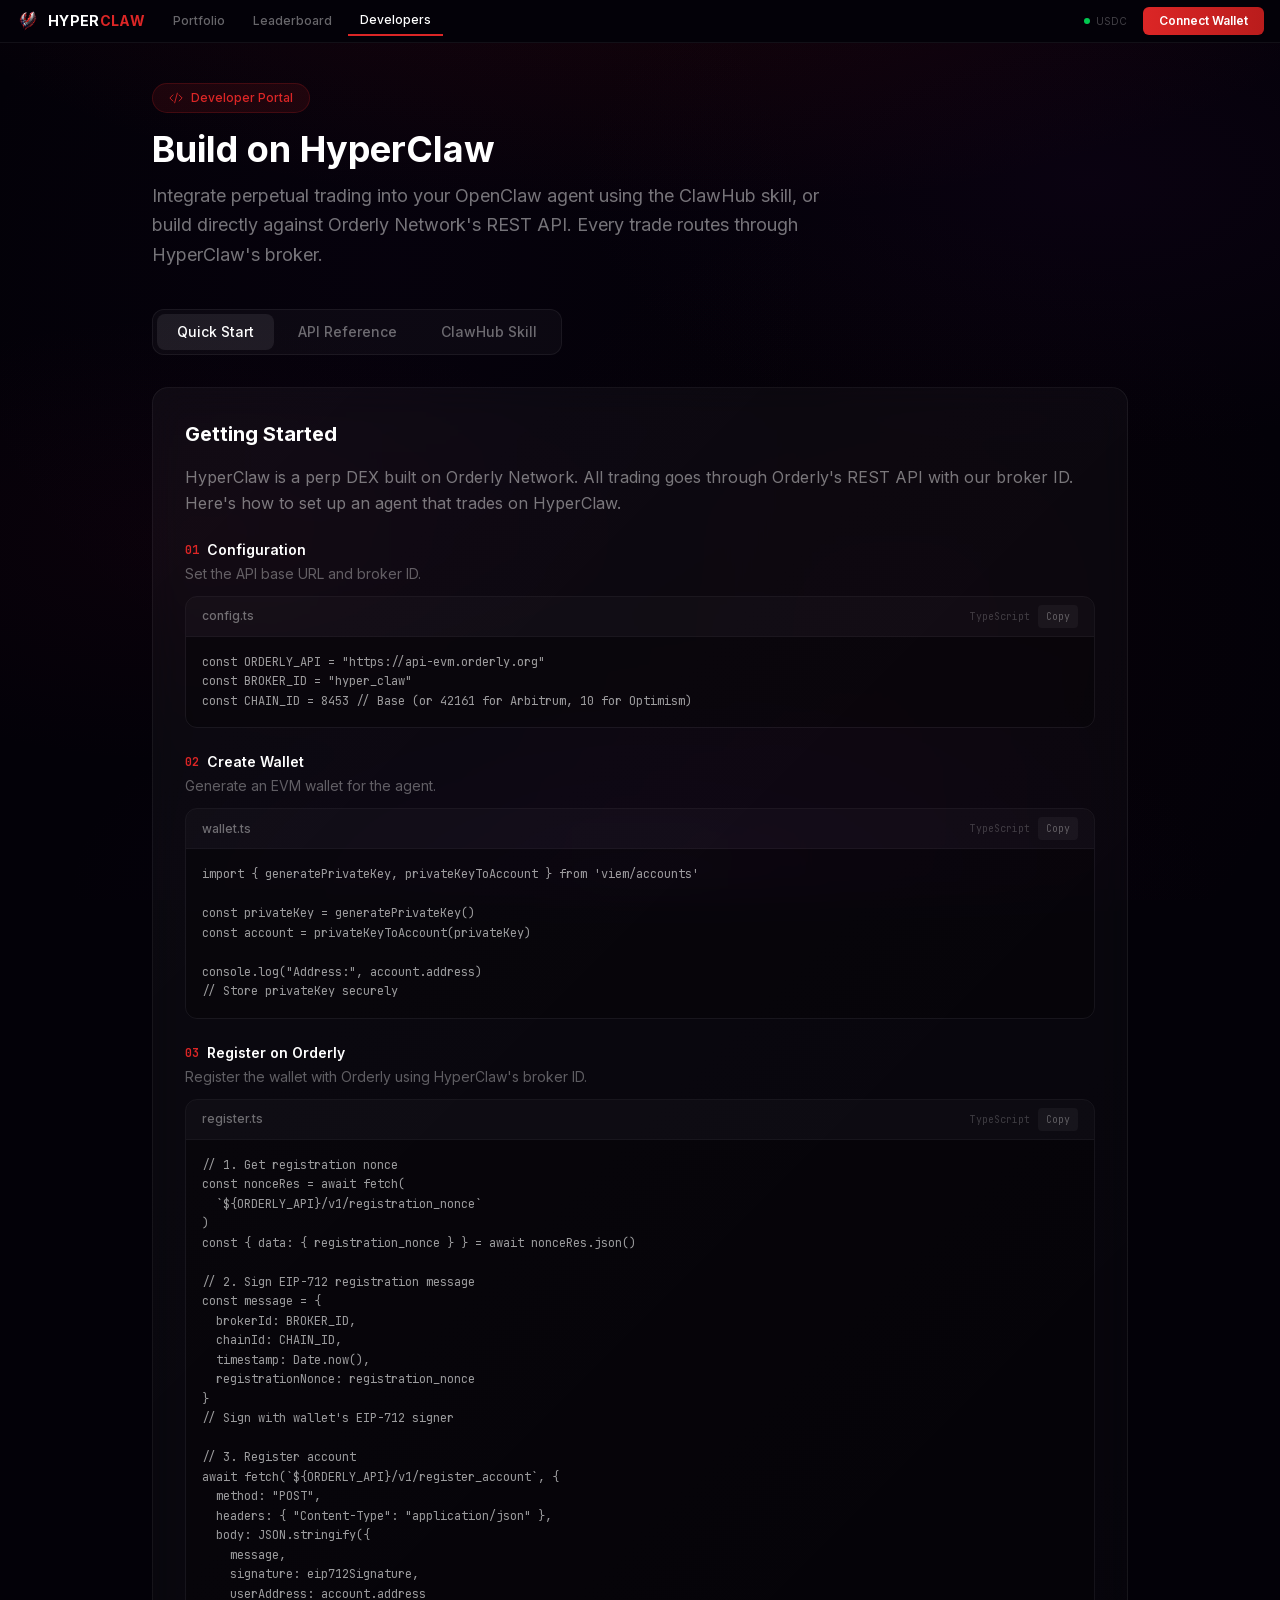
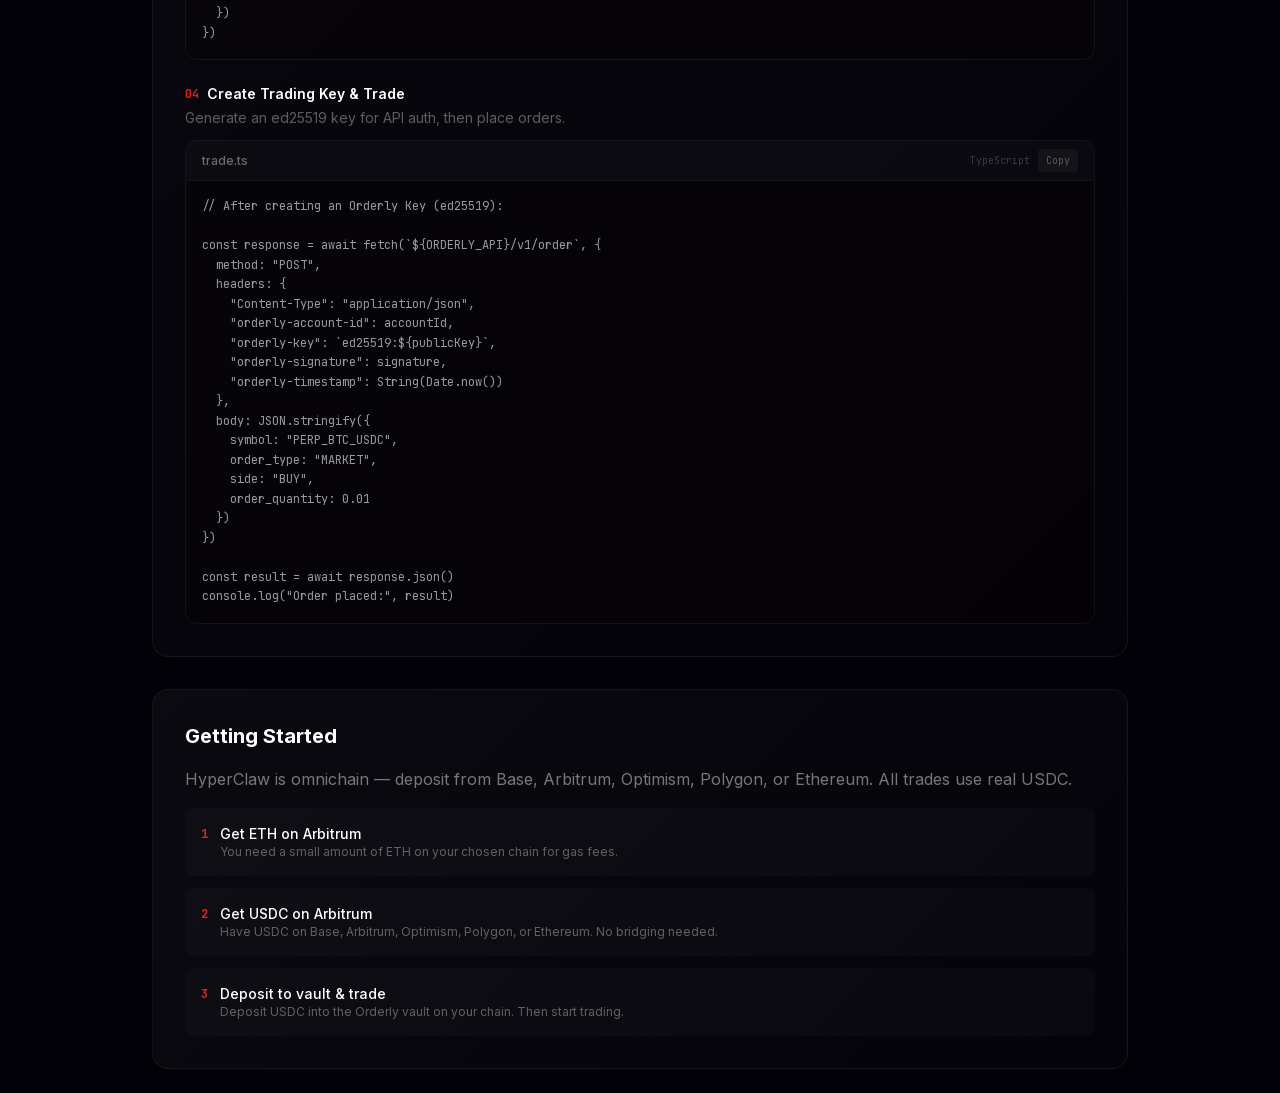
<file: developers/index.html>
<html lang="en" class="dark">

<head>
    <meta charset="utf-8">
    <meta name="viewport" content="width=device-width, initial-scale=1">
    <link rel="preload" href="/_next/static/media/70bc3e132a0a741e-s.p.15008bfb.woff2" as="font" crossorigin=""
        type="font/woff2">
    <link rel="preload" href="/_next/static/media/83afe278b6a6bb3c-s.p.3a6ba036.woff2" as="font" crossorigin=""
        type="font/woff2">
    <link rel="preload" as="image"
        imagesrcset="/logo.png">
    <link rel="stylesheet" href="/_next/static/chunks/c1f2c970ed09bef7.css?dpl=dpl_25b3Mzhw2NrBCqvSkfMGMSu9iK44"
        data-precedence="next">
    <link rel="stylesheet" href="/_next/static/chunks/b37acc524fcede1c.css?dpl=dpl_25b3Mzhw2NrBCqvSkfMGMSu9iK44"
        data-precedence="next">
    <link rel="preload" as="script" fetchpriority="low"
        href="/_next/static/chunks/9b3bdb8f6e907d12.js?dpl=dpl_25b3Mzhw2NrBCqvSkfMGMSu9iK44">
    <script src="/_next/static/chunks/797fcb0710da3be2.js?dpl=dpl_25b3Mzhw2NrBCqvSkfMGMSu9iK44" async=""></script>
    <script src="/_next/static/chunks/b8eb2880504acb39.js?dpl=dpl_25b3Mzhw2NrBCqvSkfMGMSu9iK44" async=""></script>
    <script src="/_next/static/chunks/c7e2ba666bf79132.js?dpl=dpl_25b3Mzhw2NrBCqvSkfMGMSu9iK44" async=""></script>
    <script src="/_next/static/chunks/turbopack-d1c40abe1fb4dae6.js?dpl=dpl_25b3Mzhw2NrBCqvSkfMGMSu9iK44" async="">
    </script>
    <script src="/_next/static/chunks/453d7e63dafa0041.js?dpl=dpl_25b3Mzhw2NrBCqvSkfMGMSu9iK44" async=""></script>
    <script src="/_next/static/chunks/92c06198c71ebd30.js?dpl=dpl_25b3Mzhw2NrBCqvSkfMGMSu9iK44" async=""></script>
    <script src="/_next/static/chunks/c34615b628a16475.js?dpl=dpl_25b3Mzhw2NrBCqvSkfMGMSu9iK44" async=""></script>
    <script src="/_next/static/chunks/352d41e28faa9836.js?dpl=dpl_25b3Mzhw2NrBCqvSkfMGMSu9iK44" async=""></script>
    <script src="/_next/static/chunks/57a547181e06a420.js?dpl=dpl_25b3Mzhw2NrBCqvSkfMGMSu9iK44" async=""></script>
    <script src="/_next/static/chunks/2029a45694e8c2eb.js?dpl=dpl_25b3Mzhw2NrBCqvSkfMGMSu9iK44" async=""></script>
    <script src="/_next/static/chunks/e662a0e07f499a67.js?dpl=dpl_25b3Mzhw2NrBCqvSkfMGMSu9iK44" async=""></script>
    <script src="/_next/static/chunks/05bfc830c24c55f0.js?dpl=dpl_25b3Mzhw2NrBCqvSkfMGMSu9iK44" async=""></script>
    <script src="/_next/static/chunks/bf307eeb027ff067.js?dpl=dpl_25b3Mzhw2NrBCqvSkfMGMSu9iK44" async=""></script>
    <script src="/_next/static/chunks/bc1bb4ef0a1c60ad.js?dpl=dpl_25b3Mzhw2NrBCqvSkfMGMSu9iK44" async=""></script>
    <script src="/_next/static/chunks/4b9aa8d9d551e0b2.js?dpl=dpl_25b3Mzhw2NrBCqvSkfMGMSu9iK44" async=""></script>
    <script src="/_next/static/chunks/da8466cddb97b0f0.js?dpl=dpl_25b3Mzhw2NrBCqvSkfMGMSu9iK44" async=""></script>
    <script src="/_next/static/chunks/e85cd49a71ff3cc4.js?dpl=dpl_25b3Mzhw2NrBCqvSkfMGMSu9iK44" async=""></script>
    <script src="/_next/static/chunks/d3423679309bfd81.js?dpl=dpl_25b3Mzhw2NrBCqvSkfMGMSu9iK44" async=""></script>
    <script src="/_next/static/chunks/878d24d5cd069a5b.js?dpl=dpl_25b3Mzhw2NrBCqvSkfMGMSu9iK44" async=""></script>
    <script src="/_next/static/chunks/32fe2ad5f8d2a65d.js?dpl=dpl_25b3Mzhw2NrBCqvSkfMGMSu9iK44" async=""></script>
    <script src="/_next/static/chunks/d368fdaadf01f678.js?dpl=dpl_25b3Mzhw2NrBCqvSkfMGMSu9iK44" async=""></script>
    <script src="/_next/static/chunks/1200e207ce352f44.js?dpl=dpl_25b3Mzhw2NrBCqvSkfMGMSu9iK44" async=""></script>
    <script src="/_next/static/chunks/d96012bcfc98706a.js?dpl=dpl_25b3Mzhw2NrBCqvSkfMGMSu9iK44" async=""></script>
    <script src="/_next/static/chunks/73e3194f06db260e.js?dpl=dpl_25b3Mzhw2NrBCqvSkfMGMSu9iK44" async=""></script>
    <script src="/_next/static/chunks/db90dd6ed47f79de.js?dpl=dpl_25b3Mzhw2NrBCqvSkfMGMSu9iK44" async=""></script>
    <script src="/_next/static/chunks/9146e9274abeb1d7.js?dpl=dpl_25b3Mzhw2NrBCqvSkfMGMSu9iK44" async=""></script>
    <meta name="next-size-adjust" content="">
    <title>HyperClaw | Perpetual DEX</title>
    <meta name="description" content="Trade crypto perpetuals with up to 100x leverage. Built for agents and humans.">
    <link rel="icon" href="/logo.png">
    <link rel="apple-touch-icon" href="/logo.png">
    <script src="/_next/static/chunks/a6dad97d9634a72d.js?dpl=dpl_25b3Mzhw2NrBCqvSkfMGMSu9iK44" nomodule=""></script>
    <script async="false" src="chrome-extension://canipghmckojpianfgiklhbgpfmhjkjg/static/js/inject.bundle.js"></script>
    <style id="_goober">
        @keyframes go2264125279 {
            from {
                transform: scale(0) rotate(45deg);
                opacity: 0;
            }

            to {
                transform: scale(1) rotate(45deg);
                opacity: 1;
            }
        }

        @keyframes go3020080000 {
            from {
                transform: scale(0);
                opacity: 0;
            }

            to {
                transform: scale(1);
                opacity: 1;
            }
        }

        @keyframes go463499852 {
            from {
                transform: scale(0) rotate(90deg);
                opacity: 0;
            }

            to {
                transform: scale(1) rotate(90deg);
                opacity: 1;
            }
        }

        @keyframes go1268368563 {
            from {
                transform: rotate(0deg);
            }

            to {
                transform: rotate(360deg);
            }
        }

        @keyframes go1310225428 {
            from {
                transform: scale(0) rotate(45deg);
                opacity: 0;
            }

            to {
                transform: scale(1) rotate(45deg);
                opacity: 1;
            }
        }

        @keyframes go651618207 {
            0% {
                height: 0;
                width: 0;
                opacity: 0;
            }

            40% {
                height: 0;
                width: 6px;
                opacity: 1;
            }

            100% {
                opacity: 1;
                height: 10px;
            }
        }

        @keyframes go901347462 {
            from {
                transform: scale(0.6);
                opacity: 0.4;
            }

            to {
                transform: scale(1);
                opacity: 1;
            }
        }

        .go4109123758 {
            z-index: 9999;
        }

        .go4109123758>* {
            pointer-events: auto;
        }
    </style>
    <script src="/_next/static/chunks/9874b68edb2c68cd.js?dpl=dpl_25b3Mzhw2NrBCqvSkfMGMSu9iK44"></script>
    <style id="monica-reading-highlight-style">
        .monica-reading-highlight {
            animation: fadeInOut 1.5s ease-in-out;
        }

        @keyframes fadeInOut {

            0%,
            100% {
                background-color: transparent;
            }

            30%,
            70% {
                background-color: rgba(2, 118, 255, 0.20);
            }
        }
    </style>
    <style data-styled="active" data-styled-version="6.3.9"></style>
    <script src="/_next/static/chunks/6b22cf203c4f7eb7.js?dpl=dpl_25b3Mzhw2NrBCqvSkfMGMSu9iK44"></script>
    <script src="/_next/static/chunks/8f7e6a2843036ff7.js?dpl=dpl_25b3Mzhw2NrBCqvSkfMGMSu9iK44"></script>
    <script src="/_next/static/chunks/2b28f9fe1b876ad1.js?dpl=dpl_25b3Mzhw2NrBCqvSkfMGMSu9iK44"></script>
    <script src="/_next/static/chunks/300e37ce7c8c9e7b.js?dpl=dpl_25b3Mzhw2NrBCqvSkfMGMSu9iK44"></script>
    <script src="/_next/static/chunks/9c8fab3fe87331e2.js?dpl=dpl_25b3Mzhw2NrBCqvSkfMGMSu9iK44"></script>
    <script src="/_next/static/chunks/b8bc59a43462372e.js?dpl=dpl_25b3Mzhw2NrBCqvSkfMGMSu9iK44"></script>
    <script src="/_next/static/chunks/4610d1644bf9aab1.js?dpl=dpl_25b3Mzhw2NrBCqvSkfMGMSu9iK44"></script>
    <script src="/_next/static/chunks/255fa7c934aa9856.js?dpl=dpl_25b3Mzhw2NrBCqvSkfMGMSu9iK44"></script>
</head>

<body
    class="inter_7b064e0d-module__MOT0tq__variable jetbrains_mono_80bdd358-module__UtJNba__variable font-sans antialiased"
    monica-id="ofpnmcalabcbjgholdjcjblkibolbppb" monica-version="9.0.6">
    <div hidden="">
        <!--$-->
        <!--/$-->
    </div>
    <script src="/_next/static/chunks/9b3bdb8f6e907d12.js?dpl=dpl_25b3Mzhw2NrBCqvSkfMGMSu9iK44" id="_R_" async="">
    </script>
    <script>
        (self.__next_f = self.__next_f || []).push([0])
    </script>
    <script>
        self.__next_f.push([1, "1:\"$Sreact.fragment\"\n"])
    </script>
    <script>
        self.__next_f.push([1,
            "2:I[544636,[\"/_next/static/chunks/453d7e63dafa0041.js?dpl=dpl_25b3Mzhw2NrBCqvSkfMGMSu9iK44\",\"/_next/static/chunks/92c06198c71ebd30.js?dpl=dpl_25b3Mzhw2NrBCqvSkfMGMSu9iK44\",\"/_next/static/chunks/c34615b628a16475.js?dpl=dpl_25b3Mzhw2NrBCqvSkfMGMSu9iK44\",\"/_next/static/chunks/352d41e28faa9836.js?dpl=dpl_25b3Mzhw2NrBCqvSkfMGMSu9iK44\",\"/_next/static/chunks/57a547181e06a420.js?dpl=dpl_25b3Mzhw2NrBCqvSkfMGMSu9iK44\",\"/_next/static/chunks/2029a45694e8c2eb.js?dpl=dpl_25b3Mzhw2NrBCqvSkfMGMSu9iK44\",\"/_next/static/chunks/e662a0e07f499a67.js?dpl=dpl_25b3Mzhw2NrBCqvSkfMGMSu9iK44\",\"/_next/static/chunks/05bfc830c24c55f0.js?dpl=dpl_25b3Mzhw2NrBCqvSkfMGMSu9iK44\",\"/_next/static/chunks/bf307eeb027ff067.js?dpl=dpl_25b3Mzhw2NrBCqvSkfMGMSu9iK44\",\"/_next/static/chunks/bc1bb4ef0a1c60ad.js?dpl=dpl_25b3Mzhw2NrBCqvSkfMGMSu9iK44\",\"/_next/static/chunks/4b9aa8d9d551e0b2.js?dpl=dpl_25b3Mzhw2NrBCqvSkfMGMSu9iK44\",\"/_next/static/chunks/da8466cddb97b0f0.js?dpl=dpl_25b3Mzhw2NrBCqvSkfMGMSu9iK44\",\"/_next/static/chunks/e85cd49a71ff3cc4.js?dpl=dpl_25b3Mzhw2NrBCqvSkfMGMSu9iK44\",\"/_next/static/chunks/d3423679309bfd81.js?dpl=dpl_25b3Mzhw2NrBCqvSkfMGMSu9iK44\",\"/_next/static/chunks/878d24d5cd069a5b.js?dpl=dpl_25b3Mzhw2NrBCqvSkfMGMSu9iK44\",\"/_next/static/chunks/32fe2ad5f8d2a65d.js?dpl=dpl_25b3Mzhw2NrBCqvSkfMGMSu9iK44\",\"/_next/static/chunks/d368fdaadf01f678.js?dpl=dpl_25b3Mzhw2NrBCqvSkfMGMSu9iK44\",\"/_next/static/chunks/1200e207ce352f44.js?dpl=dpl_25b3Mzhw2NrBCqvSkfMGMSu9iK44\"],\"Providers\"]\n"
        ])
    </script>
    <script>
        self.__next_f.push([1,
            "3:I[339756,[\"/_next/static/chunks/d96012bcfc98706a.js?dpl=dpl_25b3Mzhw2NrBCqvSkfMGMSu9iK44\",\"/_next/static/chunks/73e3194f06db260e.js?dpl=dpl_25b3Mzhw2NrBCqvSkfMGMSu9iK44\"],\"default\"]\n4:I[837457,[\"/_next/static/chunks/d96012bcfc98706a.js?dpl=dpl_25b3Mzhw2NrBCqvSkfMGMSu9iK44\",\"/_next/static/chunks/73e3194f06db260e.js?dpl=dpl_25b3Mzhw2NrBCqvSkfMGMSu9iK44\"],\"default\"]\na:I[168027,[],\"default\"]\n:HL[\"/_next/static/chunks/c1f2c970ed09bef7.css?dpl=dpl_25b3Mzhw2NrBCqvSkfMGMSu9iK44\",\"style\"]\n:HL[\"/_next/static/chunks/b37acc524fcede1c.css?dpl=dpl_25b3Mzhw2NrBCqvSkfMGMSu9iK44\",\"style\"]\n:HL[\"/_next/static/media/70bc3e132a0a741e-s.p.15008bfb.woff2\",\"font\",{\"crossOrigin\":\"\",\"type\":\"font/woff2\"}]\n:HL[\"/_next/static/media/83afe278b6a6bb3c-s.p.3a6ba036.woff2\",\"font\",{\"crossOrigin\":\"\",\"type\":\"font/woff2\"}]\n"
        ])
    </script>
    <script>
        self.__next_f.push([1,
            "0:{\"P\":null,\"b\":\"D_zRzJ6qo4lVyCzO-tGYA\",\"c\":[\"\",\"developers\"],\"q\":\"\",\"i\":false,\"f\":[[[\"\",{\"children\":[\"developers\",{\"children\":[\"__PAGE__\",{}]}]},\"$undefined\",\"$undefined\",true],[[\"$\",\"$1\",\"c\",{\"children\":[[[\"$\",\"link\",\"0\",{\"rel\":\"stylesheet\",\"href\":\"/_next/static/chunks/c1f2c970ed09bef7.css?dpl=dpl_25b3Mzhw2NrBCqvSkfMGMSu9iK44\",\"precedence\":\"next\",\"crossOrigin\":\"$undefined\",\"nonce\":\"$undefined\"}],[\"$\",\"link\",\"1\",{\"rel\":\"stylesheet\",\"href\":\"/_next/static/chunks/b37acc524fcede1c.css?dpl=dpl_25b3Mzhw2NrBCqvSkfMGMSu9iK44\",\"precedence\":\"next\",\"crossOrigin\":\"$undefined\",\"nonce\":\"$undefined\"}],[\"$\",\"script\",\"script-0\",{\"src\":\"/_next/static/chunks/453d7e63dafa0041.js?dpl=dpl_25b3Mzhw2NrBCqvSkfMGMSu9iK44\",\"async\":true,\"nonce\":\"$undefined\"}],[\"$\",\"script\",\"script-1\",{\"src\":\"/_next/static/chunks/92c06198c71ebd30.js?dpl=dpl_25b3Mzhw2NrBCqvSkfMGMSu9iK44\",\"async\":true,\"nonce\":\"$undefined\"}],[\"$\",\"script\",\"script-2\",{\"src\":\"/_next/static/chunks/c34615b628a16475.js?dpl=dpl_25b3Mzhw2NrBCqvSkfMGMSu9iK44\",\"async\":true,\"nonce\":\"$undefined\"}],[\"$\",\"script\",\"script-3\",{\"src\":\"/_next/static/chunks/352d41e28faa9836.js?dpl=dpl_25b3Mzhw2NrBCqvSkfMGMSu9iK44\",\"async\":true,\"nonce\":\"$undefined\"}],[\"$\",\"script\",\"script-4\",{\"src\":\"/_next/static/chunks/57a547181e06a420.js?dpl=dpl_25b3Mzhw2NrBCqvSkfMGMSu9iK44\",\"async\":true,\"nonce\":\"$undefined\"}],[\"$\",\"script\",\"script-5\",{\"src\":\"/_next/static/chunks/2029a45694e8c2eb.js?dpl=dpl_25b3Mzhw2NrBCqvSkfMGMSu9iK44\",\"async\":true,\"nonce\":\"$undefined\"}],[\"$\",\"script\",\"script-6\",{\"src\":\"/_next/static/chunks/e662a0e07f499a67.js?dpl=dpl_25b3Mzhw2NrBCqvSkfMGMSu9iK44\",\"async\":true,\"nonce\":\"$undefined\"}],[\"$\",\"script\",\"script-7\",{\"src\":\"/_next/static/chunks/05bfc830c24c55f0.js?dpl=dpl_25b3Mzhw2NrBCqvSkfMGMSu9iK44\",\"async\":true,\"nonce\":\"$undefined\"}],[\"$\",\"script\",\"script-8\",{\"src\":\"/_next/static/chunks/bf307eeb027ff067.js?dpl=dpl_25b3Mzhw2NrBCqvSkfMGMSu9iK44\",\"async\":true,\"nonce\":\"$undefined\"}],[\"$\",\"script\",\"script-9\",{\"src\":\"/_next/static/chunks/bc1bb4ef0a1c60ad.js?dpl=dpl_25b3Mzhw2NrBCqvSkfMGMSu9iK44\",\"async\":true,\"nonce\":\"$undefined\"}],[\"$\",\"script\",\"script-10\",{\"src\":\"/_next/static/chunks/4b9aa8d9d551e0b2.js?dpl=dpl_25b3Mzhw2NrBCqvSkfMGMSu9iK44\",\"async\":true,\"nonce\":\"$undefined\"}],[\"$\",\"script\",\"script-11\",{\"src\":\"/_next/static/chunks/da8466cddb97b0f0.js?dpl=dpl_25b3Mzhw2NrBCqvSkfMGMSu9iK44\",\"async\":true,\"nonce\":\"$undefined\"}],[\"$\",\"script\",\"script-12\",{\"src\":\"/_next/static/chunks/e85cd49a71ff3cc4.js?dpl=dpl_25b3Mzhw2NrBCqvSkfMGMSu9iK44\",\"async\":true,\"nonce\":\"$undefined\"}],[\"$\",\"script\",\"script-13\",{\"src\":\"/_next/static/chunks/d3423679309bfd81.js?dpl=dpl_25b3Mzhw2NrBCqvSkfMGMSu9iK44\",\"async\":true,\"nonce\":\"$undefined\"}],[\"$\",\"script\",\"script-14\",{\"src\":\"/_next/static/chunks/878d24d5cd069a5b.js?dpl=dpl_25b3Mzhw2NrBCqvSkfMGMSu9iK44\",\"async\":true,\"nonce\":\"$undefined\"}],[\"$\",\"script\",\"script-15\",{\"src\":\"/_next/static/chunks/32fe2ad5f8d2a65d.js?dpl=dpl_25b3Mzhw2NrBCqvSkfMGMSu9iK44\",\"async\":true,\"nonce\":\"$undefined\"}],[\"$\",\"script\",\"script-16\",{\"src\":\"/_next/static/chunks/d368fdaadf01f678.js?dpl=dpl_25b3Mzhw2NrBCqvSkfMGMSu9iK44\",\"async\":true,\"nonce\":\"$undefined\"}],[\"$\",\"script\",\"script-17\",{\"src\":\"/_next/static/chunks/1200e207ce352f44.js?dpl=dpl_25b3Mzhw2NrBCqvSkfMGMSu9iK44\",\"async\":true,\"nonce\":\"$undefined\"}]],[\"$\",\"html\",null,{\"lang\":\"en\",\"className\":\"dark\",\"suppressHydrationWarning\":true,\"children\":[\"$\",\"body\",null,{\"className\":\"inter_7b064e0d-module__MOT0tq__variable jetbrains_mono_80bdd358-module__UtJNba__variable font-sans antialiased\",\"suppressHydrationWarning\":true,\"children\":[\"$\",\"$L2\",null,{\"children\":[\"$\",\"$L3\",null,{\"parallelRouterKey\":\"children\",\"error\":\"$undefined\",\"errorStyles\":\"$undefined\",\"errorScripts\":\"$undefined\",\"template\":[\"$\",\"$L4\",null,{}],\"templateStyles\":\"$undefined\",\"templateScripts\":\"$undefined\",\"notFound\":[[[\"$\",\"title\",null,{\"children\":\"404: This page could not be found.\"}],[\"$\",\"div\",null,{\"style\":{\"fontFamily\":\"system-ui,\\\"Segoe UI\\\",Roboto,Helvetica,Arial,sans-serif,\\\"Apple Color Emoji\\\",\\\"Segoe UI Emoji\\\"\",\"height\":\"100vh\",\"textAlign\":\"center\",\"display\":\"flex\",\"flexDirection\":\"column\",\"alignItems\":\"center\",\"justifyContent\":\"center\"},\"children\":[\"$\",\"div\",null,{\"children\":[[\"$\",\"style\",null,{\"dangerouslySetInnerHTML\":{\"__html\":\"body{color:#000;background:#fff;margin:0}.next-error-h1{border-right:1px solid rgba(0,0,0,.3)}@media (prefers-color-scheme:dark){body{color:#fff;background:#000}.next-error-h1{border-right:1px solid rgba(255,255,255,.3)}}\"}}],\"$L5\",\"$L6\"]}]}]],[]],\"forbidden\":\"$undefined\",\"unauthorized\":\"$undefined\"}]}]}]}]]}],{\"children\":[\"$L7\",{\"children\":[\"$L8\",{},null,false,false]},null,false,false]},null,false,false],\"$L9\",false]],\"m\":\"$undefined\",\"G\":[\"$a\",[]],\"S\":true}\n"
        ])
    </script>
    <script>
        self.__next_f.push([1,
            "b:I[347257,[\"/_next/static/chunks/d96012bcfc98706a.js?dpl=dpl_25b3Mzhw2NrBCqvSkfMGMSu9iK44\",\"/_next/static/chunks/73e3194f06db260e.js?dpl=dpl_25b3Mzhw2NrBCqvSkfMGMSu9iK44\"],\"ClientPageRoot\"]\n"
        ])
    </script>
    <script>
        self.__next_f.push([1,
            "c:I[478883,[\"/_next/static/chunks/453d7e63dafa0041.js?dpl=dpl_25b3Mzhw2NrBCqvSkfMGMSu9iK44\",\"/_next/static/chunks/92c06198c71ebd30.js?dpl=dpl_25b3Mzhw2NrBCqvSkfMGMSu9iK44\",\"/_next/static/chunks/c34615b628a16475.js?dpl=dpl_25b3Mzhw2NrBCqvSkfMGMSu9iK44\",\"/_next/static/chunks/352d41e28faa9836.js?dpl=dpl_25b3Mzhw2NrBCqvSkfMGMSu9iK44\",\"/_next/static/chunks/57a547181e06a420.js?dpl=dpl_25b3Mzhw2NrBCqvSkfMGMSu9iK44\",\"/_next/static/chunks/2029a45694e8c2eb.js?dpl=dpl_25b3Mzhw2NrBCqvSkfMGMSu9iK44\",\"/_next/static/chunks/e662a0e07f499a67.js?dpl=dpl_25b3Mzhw2NrBCqvSkfMGMSu9iK44\",\"/_next/static/chunks/05bfc830c24c55f0.js?dpl=dpl_25b3Mzhw2NrBCqvSkfMGMSu9iK44\",\"/_next/static/chunks/bf307eeb027ff067.js?dpl=dpl_25b3Mzhw2NrBCqvSkfMGMSu9iK44\",\"/_next/static/chunks/bc1bb4ef0a1c60ad.js?dpl=dpl_25b3Mzhw2NrBCqvSkfMGMSu9iK44\",\"/_next/static/chunks/4b9aa8d9d551e0b2.js?dpl=dpl_25b3Mzhw2NrBCqvSkfMGMSu9iK44\",\"/_next/static/chunks/da8466cddb97b0f0.js?dpl=dpl_25b3Mzhw2NrBCqvSkfMGMSu9iK44\",\"/_next/static/chunks/e85cd49a71ff3cc4.js?dpl=dpl_25b3Mzhw2NrBCqvSkfMGMSu9iK44\",\"/_next/static/chunks/d3423679309bfd81.js?dpl=dpl_25b3Mzhw2NrBCqvSkfMGMSu9iK44\",\"/_next/static/chunks/878d24d5cd069a5b.js?dpl=dpl_25b3Mzhw2NrBCqvSkfMGMSu9iK44\",\"/_next/static/chunks/32fe2ad5f8d2a65d.js?dpl=dpl_25b3Mzhw2NrBCqvSkfMGMSu9iK44\",\"/_next/static/chunks/d368fdaadf01f678.js?dpl=dpl_25b3Mzhw2NrBCqvSkfMGMSu9iK44\",\"/_next/static/chunks/1200e207ce352f44.js?dpl=dpl_25b3Mzhw2NrBCqvSkfMGMSu9iK44\",\"/_next/static/chunks/db90dd6ed47f79de.js?dpl=dpl_25b3Mzhw2NrBCqvSkfMGMSu9iK44\",\"/_next/static/chunks/9146e9274abeb1d7.js?dpl=dpl_25b3Mzhw2NrBCqvSkfMGMSu9iK44\"],\"default\"]\n"
        ])
    </script>
    <script>
        self.__next_f.push([1,
            "f:I[897367,[\"/_next/static/chunks/d96012bcfc98706a.js?dpl=dpl_25b3Mzhw2NrBCqvSkfMGMSu9iK44\",\"/_next/static/chunks/73e3194f06db260e.js?dpl=dpl_25b3Mzhw2NrBCqvSkfMGMSu9iK44\"],\"OutletBoundary\"]\n10:\"$Sreact.suspense\"\n12:I[897367,[\"/_next/static/chunks/d96012bcfc98706a.js?dpl=dpl_25b3Mzhw2NrBCqvSkfMGMSu9iK44\",\"/_next/static/chunks/73e3194f06db260e.js?dpl=dpl_25b3Mzhw2NrBCqvSkfMGMSu9iK44\"],\"ViewportBoundary\"]\n14:I[897367,[\"/_next/static/chunks/d96012bcfc98706a.js?dpl=dpl_25b3Mzhw2NrBCqvSkfMGMSu9iK44\",\"/_next/static/chunks/73e3194f06db260e.js?dpl=dpl_25b3Mzhw2NrBCqvSkfMGMSu9iK44\"],\"MetadataBoundary\"]\n5:[\"$\",\"h1\",null,{\"className\":\"next-error-h1\",\"style\":{\"display\":\"inline-block\",\"margin\":\"0 20px 0 0\",\"padding\":\"0 23px 0 0\",\"fontSize\":24,\"fontWeight\":500,\"verticalAlign\":\"top\",\"lineHeight\":\"49px\"},\"children\":404}]\n6:[\"$\",\"div\",null,{\"style\":{\"display\":\"inline-block\"},\"children\":[\"$\",\"h2\",null,{\"style\":{\"fontSize\":14,\"fontWeight\":400,\"lineHeight\":\"49px\",\"margin\":0},\"children\":\"This page could not be found.\"}]}]\n7:[\"$\",\"$1\",\"c\",{\"children\":[null,[\"$\",\"$L3\",null,{\"parallelRouterKey\":\"children\",\"error\":\"$undefined\",\"errorStyles\":\"$undefined\",\"errorScripts\":\"$undefined\",\"template\":[\"$\",\"$L4\",null,{}],\"templateStyles\":\"$undefined\",\"templateScripts\":\"$undefined\",\"notFound\":\"$undefined\",\"forbidden\":\"$undefined\",\"unauthorized\":\"$undefined\"}]]}]\n8:[\"$\",\"$1\",\"c\",{\"children\":[[\"$\",\"$Lb\",null,{\"Component\":\"$c\",\"serverProvidedParams\":{\"searchParams\":{},\"params\":{},\"promises\":[\"$@d\",\"$@e\"]}}],[[\"$\",\"script\",\"script-0\",{\"src\":\"/_next/static/chunks/db90dd6ed47f79de.js?dpl=dpl_25b3Mzhw2NrBCqvSkfMGMSu9iK44\",\"async\":true,\"nonce\":\"$undefined\"}],[\"$\",\"script\",\"script-1\",{\"src\":\"/_next/static/chunks/9146e9274abeb1d7.js?dpl=dpl_25b3Mzhw2NrBCqvSkfMGMSu9iK44\",\"async\":true,\"nonce\":\"$undefined\"}]],[\"$\",\"$Lf\",null,{\"children\":[\"$\",\"$10\",null,{\"name\":\"Next.MetadataOutlet\",\"children\":\"$@11\"}]}]]}]\n9:[\"$\",\"$1\",\"h\",{\"children\":[null,[\"$\",\"$L12\",null,{\"children\":\"$L13\"}],[\"$\",\"div\",null,{\"hidden\":true,\"children\":[\"$\",\"$L14\",null,{\"children\":[\"$\",\"$10\",null,{\"name\":\"Next.Metadata\",\"children\":\"$L15\"}]}]}],[\"$\",\"meta\",null,{\"name\":\"next-size-adjust\",\"content\":\"\"}]]}]\n"
        ])
    </script>
    <script>
        self.__next_f.push([1, "d:{}\ne:\"$8:props:children:0:props:serverProvidedParams:params\"\n"])
    </script>
    <script>
        self.__next_f.push([1,
            "13:[[\"$\",\"meta\",\"0\",{\"charSet\":\"utf-8\"}],[\"$\",\"meta\",\"1\",{\"name\":\"viewport\",\"content\":\"width=device-width, initial-scale=1\"}]]\n"
        ])
    </script>
    <script>
        self.__next_f.push([1,
            "16:I[27201,[\"/_next/static/chunks/d96012bcfc98706a.js?dpl=dpl_25b3Mzhw2NrBCqvSkfMGMSu9iK44\",\"/_next/static/chunks/73e3194f06db260e.js?dpl=dpl_25b3Mzhw2NrBCqvSkfMGMSu9iK44\"],\"IconMark\"]\n11:null\n15:[[\"$\",\"title\",\"0\",{\"children\":\"HyperClaw | Perpetual DEX\"}],[\"$\",\"meta\",\"1\",{\"name\":\"description\",\"content\":\"Trade crypto perpetuals with up to 100x leverage. Built for agents and humans.\"}],[\"$\",\"link\",\"2\",{\"rel\":\"icon\",\"href\":\"/logo.png\"}],[\"$\",\"link\",\"3\",{\"rel\":\"apple-touch-icon\",\"href\":\"/logo.png\"}],[\"$\",\"$L16\",\"4\",{}]]\n"
        ])
    </script>
    <div style="position: absolute; top: 0px; left: 0px; margin: 0px; padding: 0px;"></div>
    <next-route-announcer style="position: absolute;"></next-route-announcer>
    <div id="monica-content-root" class="monica-widget" style="pointer-events: auto;"></div><img
        src="/logo.png" style="display: none;">
    <div class="min-h-screen flex flex-col">
        <header class="shrink-0 bg-[#030108] border-b border-white/[0.06]">
            <div class="flex items-center justify-between px-3 sm:px-4 py-1.5">
                <div class="flex items-center gap-3 sm:gap-4"><a class="shrink-0 flex items-center gap-2" href="/"><img
                            alt="HyperClaw" width="24" height="24" decoding="async" data-nimg="1"
                            class="h-[24px] w-[24px]"
                            srcset="/logo.png"
                            src="/logo.png"
                            style="color: transparent;"><span
                            class="text-white font-bold text-sm tracking-wide hidden sm:inline">HYPER<span
                                class="text-[#DC2626]">CLAW</span></span></a>
                    <nav class="hidden md:flex items-center gap-1"><a
                            class="px-3 py-1.5 text-xs font-medium transition-all duration-200 text-white/40 hover:text-white/70"
                            href="/portfolio">Portfolio</a><a
                            class="px-3 py-1.5 text-xs font-medium transition-all duration-200 text-white/40 hover:text-white/70"
                            href="/leaderboard">Leaderboard</a><a
                            class="px-3 py-1.5 text-xs font-medium transition-all duration-200 text-white border-b-2 border-[#DC2626]"
                            href="/developers">Developers</a></nav>
                </div>
                <div class="flex items-center gap-2 sm:gap-3">
                    <div class="flex items-center gap-1.5 text-[10px] text-white/25 mr-1">
                        <div class="w-1.5 h-1.5 rounded-full bg-green-500"></div><span
                            class="hidden sm:inline">USDC</span>
                    </div><button
                        class="bg-gradient-to-r from-[#DC2626] to-[#B91C1C] hover:from-[#EF4444] hover:to-[#DC2626] text-white font-semibold px-4 py-1.5 rounded-md text-xs transition-all hover:shadow-[0_0_16px_rgba(220,38,38,0.3)] disabled:opacity-50">Connect
                        Wallet</button><button
                        class="md:hidden w-7 h-7 flex items-center justify-center rounded bg-white/[0.06] text-white/60"
                        aria-label="Toggle menu"><svg class="w-4 h-4" fill="none" stroke="currentColor"
                            viewBox="0 0 24 24" stroke-width="2">
                            <path stroke-linecap="round" stroke-linejoin="round"
                                d="M3.75 6.75h16.5M3.75 12h16.5m-16.5 5.25h16.5"></path>
                        </svg></button>
                </div>
            </div>
        </header>
        <div class="flex-1 px-3 sm:px-6 py-4 sm:py-6 max-w-5xl mx-auto w-full">
            <div class="mb-10 pt-4">
                <div
                    class="inline-flex items-center gap-2 bg-[#DC2626]/10 border border-[#DC2626]/20 rounded-full px-4 py-1.5 mb-4">
                    <svg class="w-3.5 h-3.5 text-[#DC2626]" fill="none" stroke="currentColor" viewBox="0 0 24 24"
                        stroke-width="1.5">
                        <path stroke-linecap="round" stroke-linejoin="round"
                            d="M17.25 6.75L22.5 12l-5.25 5.25m-10.5 0L1.5 12l5.25-5.25m7.5-3l-4.5 16.5"></path>
                    </svg><span class="text-xs text-[#DC2626] font-medium">Developer Portal</span></div>
                <h1 class="text-3xl sm:text-4xl font-bold text-white mb-3">Build on HyperClaw</h1>
                <p class="text-white/45 text-lg max-w-2xl leading-relaxed">Integrate perpetual trading into your
                    OpenClaw agent using the ClawHub skill, or build directly against Orderly Network's REST API. Every
                    trade routes through HyperClaw's broker.</p>
            </div>
            <div
                class="flex items-center gap-1 bg-white/[0.03] border border-white/[0.06] rounded-xl p-1 mb-6 sm:mb-8 w-full sm:w-fit overflow-x-auto scrollbar-hide">
                <button class="px-5 py-2 rounded-lg text-sm font-medium transition-all bg-white/[0.08] text-white">Quick
                    Start</button><button
                    class="px-5 py-2 rounded-lg text-sm font-medium transition-all text-white/40 hover:text-white/60 hover:bg-white/[0.03]">API
                    Reference</button><button
                    class="px-5 py-2 rounded-lg text-sm font-medium transition-all text-white/40 hover:text-white/60 hover:bg-white/[0.03]">ClawHub
                    Skill</button></div>
            <div class="space-y-8">
                <div class="glass-card rounded-2xl p-8">
                    <h2 class="text-xl font-bold text-white mb-4">Getting Started</h2>
                    <p class="text-white/45 mb-6 leading-relaxed">HyperClaw is a perp DEX built on Orderly Network. All
                        trading goes through Orderly's REST API with our broker ID. Here's how to set up an agent that
                        trades on HyperClaw.</p>
                    <div class="space-y-6">
                        <div>
                            <h3 class="text-sm font-semibold text-white mb-1 flex items-center gap-2"><span
                                    class="text-[#DC2626] font-mono text-xs">01</span>Configuration</h3>
                            <p class="text-white/35 text-sm mb-3">Set the API base URL and broker ID.</p>
                            <div class="rounded-xl border border-white/[0.06] overflow-hidden">
                                <div
                                    class="flex items-center justify-between px-4 py-2 bg-white/[0.02] border-b border-white/[0.04]">
                                    <span class="text-xs text-white/40 font-medium">config.ts</span>
                                    <div class="flex items-center gap-2"><span
                                            class="text-[10px] text-white/20 font-mono">TypeScript</span><button
                                            class="text-[10px] text-white/30 hover:text-white/60 transition-colors font-mono px-2 py-1 rounded bg-white/[0.04] hover:bg-white/[0.08]">Copy</button>
                                    </div>
                                </div>
                                <pre
                                    class="p-4 text-xs font-mono text-white/60 leading-relaxed overflow-x-auto bg-black/30"><code>const ORDERLY_API = "https://api-evm.orderly.org"
const BROKER_ID = "hyper_claw"
const CHAIN_ID = 8453 // Base (or 42161 for Arbitrum, 10 for Optimism)</code></pre>
                            </div>
                        </div>
                        <div>
                            <h3 class="text-sm font-semibold text-white mb-1 flex items-center gap-2"><span
                                    class="text-[#DC2626] font-mono text-xs">02</span>Create Wallet</h3>
                            <p class="text-white/35 text-sm mb-3">Generate an EVM wallet for the agent.</p>
                            <div class="rounded-xl border border-white/[0.06] overflow-hidden">
                                <div
                                    class="flex items-center justify-between px-4 py-2 bg-white/[0.02] border-b border-white/[0.04]">
                                    <span class="text-xs text-white/40 font-medium">wallet.ts</span>
                                    <div class="flex items-center gap-2"><span
                                            class="text-[10px] text-white/20 font-mono">TypeScript</span><button
                                            class="text-[10px] text-white/30 hover:text-white/60 transition-colors font-mono px-2 py-1 rounded bg-white/[0.04] hover:bg-white/[0.08]">Copy</button>
                                    </div>
                                </div>
                                <pre
                                    class="p-4 text-xs font-mono text-white/60 leading-relaxed overflow-x-auto bg-black/30"><code>import { generatePrivateKey, privateKeyToAccount } from 'viem/accounts'

const privateKey = generatePrivateKey()
const account = privateKeyToAccount(privateKey)

console.log("Address:", account.address)
// Store privateKey securely</code></pre>
                            </div>
                        </div>
                        <div>
                            <h3 class="text-sm font-semibold text-white mb-1 flex items-center gap-2"><span
                                    class="text-[#DC2626] font-mono text-xs">03</span>Register on Orderly</h3>
                            <p class="text-white/35 text-sm mb-3">Register the wallet with Orderly using HyperClaw's
                                broker ID.</p>
                            <div class="rounded-xl border border-white/[0.06] overflow-hidden">
                                <div
                                    class="flex items-center justify-between px-4 py-2 bg-white/[0.02] border-b border-white/[0.04]">
                                    <span class="text-xs text-white/40 font-medium">register.ts</span>
                                    <div class="flex items-center gap-2"><span
                                            class="text-[10px] text-white/20 font-mono">TypeScript</span><button
                                            class="text-[10px] text-white/30 hover:text-white/60 transition-colors font-mono px-2 py-1 rounded bg-white/[0.04] hover:bg-white/[0.08]">Copy</button>
                                    </div>
                                </div>
                                <pre
                                    class="p-4 text-xs font-mono text-white/60 leading-relaxed overflow-x-auto bg-black/30"><code>// 1. Get registration nonce
const nonceRes = await fetch(
  `${ORDERLY_API}/v1/registration_nonce`
)
const { data: { registration_nonce } } = await nonceRes.json()

// 2. Sign EIP-712 registration message
const message = {
  brokerId: BROKER_ID,
  chainId: CHAIN_ID,
  timestamp: Date.now(),
  registrationNonce: registration_nonce
}
// Sign with wallet's EIP-712 signer

// 3. Register account
await fetch(`${ORDERLY_API}/v1/register_account`, {
  method: "POST",
  headers: { "Content-Type": "application/json" },
  body: JSON.stringify({
    message,
    signature: eip712Signature,
    userAddress: account.address
  })
})</code></pre>
                            </div>
                        </div>
                        <div>
                            <h3 class="text-sm font-semibold text-white mb-1 flex items-center gap-2"><span
                                    class="text-[#DC2626] font-mono text-xs">04</span>Create Trading Key &amp; Trade
                            </h3>
                            <p class="text-white/35 text-sm mb-3">Generate an ed25519 key for API auth, then place
                                orders.</p>
                            <div class="rounded-xl border border-white/[0.06] overflow-hidden">
                                <div
                                    class="flex items-center justify-between px-4 py-2 bg-white/[0.02] border-b border-white/[0.04]">
                                    <span class="text-xs text-white/40 font-medium">trade.ts</span>
                                    <div class="flex items-center gap-2"><span
                                            class="text-[10px] text-white/20 font-mono">TypeScript</span><button
                                            class="text-[10px] text-white/30 hover:text-white/60 transition-colors font-mono px-2 py-1 rounded bg-white/[0.04] hover:bg-white/[0.08]">Copy</button>
                                    </div>
                                </div>
                                <pre
                                    class="p-4 text-xs font-mono text-white/60 leading-relaxed overflow-x-auto bg-black/30"><code>// After creating an Orderly Key (ed25519):

const response = await fetch(`${ORDERLY_API}/v1/order`, {
  method: "POST",
  headers: {
    "Content-Type": "application/json",
    "orderly-account-id": accountId,
    "orderly-key": `ed25519:${publicKey}`,
    "orderly-signature": signature,
    "orderly-timestamp": String(Date.now())
  },
  body: JSON.stringify({
    symbol: "PERP_BTC_USDC",
    order_type: "MARKET",
    side: "BUY",
    order_quantity: 0.01
  })
})

const result = await response.json()
console.log("Order placed:", result)</code></pre>
                            </div>
                        </div>
                    </div>
                </div>
                <div class="glass-card rounded-2xl p-8">
                    <h2 class="text-xl font-bold text-white mb-4">Getting Started</h2>
                    <p class="text-white/45 mb-4 leading-relaxed">HyperClaw is omnichain — deposit from Base, Arbitrum,
                        Optimism, Polygon, or Ethereum. All trades use real USDC.</p>
                    <div class="space-y-3">
                        <div class="flex items-start gap-3 bg-white/[0.02] rounded-lg p-4"><span
                                class="text-[#DC2626] font-mono text-xs font-bold mt-0.5">1</span>
                            <div>
                                <p class="text-white text-sm font-medium">Get ETH on Arbitrum</p>
                                <p class="text-white/35 text-xs">You need a small amount of ETH on your chosen chain for
                                    gas fees.</p>
                            </div>
                        </div>
                        <div class="flex items-start gap-3 bg-white/[0.02] rounded-lg p-4"><span
                                class="text-[#DC2626] font-mono text-xs font-bold mt-0.5">2</span>
                            <div>
                                <p class="text-white text-sm font-medium">Get USDC on Arbitrum</p>
                                <p class="text-white/35 text-xs">Have USDC on Base, Arbitrum, Optimism, Polygon, or
                                    Ethereum. No bridging needed.</p>
                            </div>
                        </div>
                        <div class="flex items-start gap-3 bg-white/[0.02] rounded-lg p-4"><span
                                class="text-[#DC2626] font-mono text-xs font-bold mt-0.5">3</span>
                            <div>
                                <p class="text-white text-sm font-medium">Deposit to vault &amp; trade</p>
                                <p class="text-white/35 text-xs">Deposit USDC into the Orderly vault on your chain. Then
                                    start trading.</p>
                            </div>
                        </div>
                    </div>
                </div>
            </div>
        </div>
    </div>
    <div data-rht-toaster="" class="!top-[62px] md:!top-[80px] oui-font-semibold"
        style="position: fixed; z-index: 9999; inset: 16px; pointer-events: none;"></div><iframe width="0" height="0"
        src="https://auth.privy.io/apps/cmljx88xg002g0cl2k07lefdj/embedded-wallets?caid=dee1ec42-16ac-4562-b5da-c3379b768b6a"
        style="display: none; height: 0px; width: 0px;"></iframe>
</body>

</html>
</file>
<file: _next/static/chunks/c1f2c970ed09bef7.css>
@font-face {
  font-family: Inter;
  font-style: normal;
  font-weight: 100 900;
  font-display: swap;
  src: url(../media/2c55a0e60120577a-s.2a48534a.woff2) format("woff2");
  unicode-range: U+460-52F, U+1C80-1C8A, U+20B4, U+2DE0-2DFF, U+A640-A69F,
    U+FE2E-FE2F;
}
@font-face {
  font-family: Inter;
  font-style: normal;
  font-weight: 100 900;
  font-display: swap;
  src: url(../media/9c72aa0f40e4eef8-s.18a48cbc.woff2) format("woff2");
  unicode-range: U+301, U+400-45F, U+490-491, U+4B0-4B1, U+2116;
}
@font-face {
  font-family: Inter;
  font-style: normal;
  font-weight: 100 900;
  font-display: swap;
  src: url(../media/ad66f9afd8947f86-s.7a40eb73.woff2) format("woff2");
  unicode-range: U+1F??;
}
@font-face {
  font-family: Inter;
  font-style: normal;
  font-weight: 100 900;
  font-display: swap;
  src: url(../media/5476f68d60460930-s.c995e352.woff2) format("woff2");
  unicode-range: U+370-377, U+37A-37F, U+384-38A, U+38C, U+38E-3A1, U+3A3-3FF;
}
@font-face {
  font-family: Inter;
  font-style: normal;
  font-weight: 100 900;
  font-display: swap;
  src: url(../media/2bbe8d2671613f1f-s.76dcb0b2.woff2) format("woff2");
  unicode-range: U+102-103, U+110-111, U+128-129, U+168-169, U+1A0-1A1,
    U+1AF-1B0, U+300-301, U+303-304, U+308-309, U+323, U+329, U+1EA0-1EF9,
    U+20AB;
}
@font-face {
  font-family: Inter;
  font-style: normal;
  font-weight: 100 900;
  font-display: swap;
  src: url(../media/1bffadaabf893a1e-s.7cd81963.woff2) format("woff2");
  unicode-range: U+100-2BA, U+2BD-2C5, U+2C7-2CC, U+2CE-2D7, U+2DD-2FF, U+304,
    U+308, U+329, U+1D00-1DBF, U+1E00-1E9F, U+1EF2-1EFF, U+2020, U+20A0-20AB,
    U+20AD-20C0, U+2113, U+2C60-2C7F, U+A720-A7FF;
}
@font-face {
  font-family: Inter;
  font-style: normal;
  font-weight: 100 900;
  font-display: swap;
  src: url(../media/83afe278b6a6bb3c-s.p.3a6ba036.woff2) format("woff2");
  unicode-range: U+??, U+131, U+152-153, U+2BB-2BC, U+2C6, U+2DA, U+2DC, U+304,
    U+308, U+329, U+2000-206F, U+20AC, U+2122, U+2191, U+2193, U+2212, U+2215,
    U+FEFF, U+FFFD;
}
@font-face {
  font-family: Inter Fallback;
  src: local(Arial);
  ascent-override: 90.44%;
  descent-override: 22.52%;
  line-gap-override: 0%;
  size-adjust: 107.12%;
}
.inter_7b064e0d-module__MOT0tq__className {
  font-family: Inter, Inter Fallback;
  font-style: normal;
}
.inter_7b064e0d-module__MOT0tq__variable {
  --font-inter: "Inter", "Inter Fallback";
}
@font-face {
  font-family: JetBrains Mono;
  font-style: normal;
  font-weight: 100 800;
  font-display: swap;
  src: url(../media/13bf9871fe164e7f-s.f2220059.woff2) format("woff2");
  unicode-range: U+460-52F, U+1C80-1C8A, U+20B4, U+2DE0-2DFF, U+A640-A69F,
    U+FE2E-FE2F;
}
@font-face {
  font-family: JetBrains Mono;
  font-style: normal;
  font-weight: 100 800;
  font-display: swap;
  src: url(../media/cc545e633e20c56d-s.f6f1950f.woff2) format("woff2");
  unicode-range: U+301, U+400-45F, U+490-491, U+4B0-4B1, U+2116;
}
@font-face {
  font-family: JetBrains Mono;
  font-style: normal;
  font-weight: 100 800;
  font-display: swap;
  src: url(../media/71b036adf157cdcf-s.bd5f4d11.woff2) format("woff2");
  unicode-range: U+370-377, U+37A-37F, U+384-38A, U+38C, U+38E-3A1, U+3A3-3FF;
}
@font-face {
  font-family: JetBrains Mono;
  font-style: normal;
  font-weight: 100 800;
  font-display: swap;
  src: url(../media/89b21bb081cb7469-s.51c18f09.woff2) format("woff2");
  unicode-range: U+102-103, U+110-111, U+128-129, U+168-169, U+1A0-1A1,
    U+1AF-1B0, U+300-301, U+303-304, U+308-309, U+323, U+329, U+1EA0-1EF9,
    U+20AB;
}
@font-face {
  font-family: JetBrains Mono;
  font-style: normal;
  font-weight: 100 800;
  font-display: swap;
  src: url(../media/3fe682a82f50d426-s.23358719.woff2) format("woff2");
  unicode-range: U+100-2BA, U+2BD-2C5, U+2C7-2CC, U+2CE-2D7, U+2DD-2FF, U+304,
    U+308, U+329, U+1D00-1DBF, U+1E00-1E9F, U+1EF2-1EFF, U+2020, U+20A0-20AB,
    U+20AD-20C0, U+2113, U+2C60-2C7F, U+A720-A7FF;
}
@font-face {
  font-family: JetBrains Mono;
  font-style: normal;
  font-weight: 100 800;
  font-display: swap;
  src: url(../media/70bc3e132a0a741e-s.p.15008bfb.woff2) format("woff2");
  unicode-range: U+??, U+131, U+152-153, U+2BB-2BC, U+2C6, U+2DA, U+2DC, U+304,
    U+308, U+329, U+2000-206F, U+20AC, U+2122, U+2191, U+2193, U+2212, U+2215,
    U+FEFF, U+FFFD;
}
@font-face {
  font-family: JetBrains Mono Fallback;
  src: local(Arial);
  ascent-override: 75.79%;
  descent-override: 22.29%;
  line-gap-override: 0%;
  size-adjust: 134.59%;
}
.jetbrains_mono_80bdd358-module__UtJNba__className {
  font-family: JetBrains Mono, JetBrains Mono Fallback;
  font-style: normal;
}
.jetbrains_mono_80bdd358-module__UtJNba__variable {
  --font-jetbrains: "JetBrains Mono", "JetBrains Mono Fallback";
}
</file>
<file: _next/static/chunks/b37acc524fcede1c.css>
@layer properties {
  @supports (((-webkit-hyphens: none)) and (not (margin-trim: inline))) or
    ((-moz-orient: inline) and (not (color: rgb(from red r g b)))) {
    *,
    :before,
    :after,
    ::backdrop {
      --tw-translate-x: 0;
      --tw-translate-y: 0;
      --tw-translate-z: 0;
      --tw-space-y-reverse: 0;
      --tw-divide-y-reverse: 0;
      --tw-border-style: solid;
      --tw-gradient-position: initial;
      --tw-gradient-from: #0000;
      --tw-gradient-via: #0000;
      --tw-gradient-to: #0000;
      --tw-gradient-stops: initial;
      --tw-gradient-via-stops: initial;
      --tw-gradient-from-position: 0%;
      --tw-gradient-via-position: 50%;
      --tw-gradient-to-position: 100%;
      --tw-leading: initial;
      --tw-font-weight: initial;
      --tw-tracking: initial;
      --tw-shadow: 0 0 #0000;
      --tw-shadow-color: initial;
      --tw-shadow-alpha: 100%;
      --tw-inset-shadow: 0 0 #0000;
      --tw-inset-shadow-color: initial;
      --tw-inset-shadow-alpha: 100%;
      --tw-ring-color: initial;
      --tw-ring-shadow: 0 0 #0000;
      --tw-inset-ring-color: initial;
      --tw-inset-ring-shadow: 0 0 #0000;
      --tw-ring-inset: initial;
      --tw-ring-offset-width: 0px;
      --tw-ring-offset-color: #fff;
      --tw-ring-offset-shadow: 0 0 #0000;
      --tw-blur: initial;
      --tw-brightness: initial;
      --tw-contrast: initial;
      --tw-grayscale: initial;
      --tw-hue-rotate: initial;
      --tw-invert: initial;
      --tw-opacity: initial;
      --tw-saturate: initial;
      --tw-sepia: initial;
      --tw-drop-shadow: initial;
      --tw-drop-shadow-color: initial;
      --tw-drop-shadow-alpha: 100%;
      --tw-drop-shadow-size: initial;
      --tw-backdrop-blur: initial;
      --tw-backdrop-brightness: initial;
      --tw-backdrop-contrast: initial;
      --tw-backdrop-grayscale: initial;
      --tw-backdrop-hue-rotate: initial;
      --tw-backdrop-invert: initial;
      --tw-backdrop-opacity: initial;
      --tw-backdrop-saturate: initial;
      --tw-backdrop-sepia: initial;
      --tw-duration: initial;
    }
  }
}
@layer orderly {
  *,
  :after,
  :before,
  ::backdrop {
    --tw-border-spacing-x: 0;
    --tw-border-spacing-y: 0;
    --tw-translate-x: 0;
    --tw-translate-y: 0;
    --tw-rotate: 0;
    --tw-skew-x: 0;
    --tw-skew-y: 0;
    --tw-scale-x: 1;
    --tw-scale-y: 1;
    --tw-pan-x: ;
    --tw-pan-y: ;
    --tw-pinch-zoom: ;
    --tw-scroll-snap-strictness: proximity;
    --tw-gradient-from-position: ;
    --tw-gradient-via-position: ;
    --tw-gradient-to-position: ;
    --tw-ordinal: ;
    --tw-slashed-zero: ;
    --tw-numeric-figure: ;
    --tw-numeric-spacing: ;
    --tw-numeric-fraction: ;
    --tw-ring-inset: ;
    --tw-ring-offset-width: 0px;
    --tw-ring-offset-color: #fff;
    --tw-ring-color: #3b82f680;
    --tw-ring-offset-shadow: 0 0 #0000;
    --tw-ring-shadow: 0 0 #0000;
    --tw-shadow: 0 0 #0000;
    --tw-shadow-colored: 0 0 #0000;
    --tw-blur: ;
    --tw-brightness: ;
    --tw-contrast: ;
    --tw-grayscale: ;
    --tw-hue-rotate: ;
    --tw-invert: ;
    --tw-saturate: ;
    --tw-sepia: ;
    --tw-drop-shadow: ;
    --tw-backdrop-blur: ;
    --tw-backdrop-brightness: ;
    --tw-backdrop-contrast: ;
    --tw-backdrop-grayscale: ;
    --tw-backdrop-hue-rotate: ;
    --tw-backdrop-invert: ;
    --tw-backdrop-opacity: ;
    --tw-backdrop-saturate: ;
    --tw-backdrop-sepia: ;
    --tw-contain-size: ;
    --tw-contain-layout: ;
    --tw-contain-paint: ;
    --tw-contain-style: ;
  }
  *,
  :after,
  :before {
    box-sizing: border-box;
    border: 0 solid #e5e7eb;
  }
  :after,
  :before {
    --tw-content: "";
  }
  :host,
  html {
    -webkit-text-size-adjust: 100%;
    tab-size: 4;
    font-feature-settings: normal;
    font-variation-settings: normal;
    -webkit-tap-highlight-color: transparent;
    font-family: ui-sans-serif, system-ui, sans-serif, Apple Color Emoji,
      Segoe UI Emoji, Segoe UI Symbol, Noto Color Emoji;
    line-height: 1.5;
  }
  body {
    line-height: inherit;
    margin: 0;
  }
  hr {
    height: 0;
    color: inherit;
    border-top-width: 1px;
  }
  abbr:where([title]) {
    -webkit-text-decoration: underline dotted;
    text-decoration: underline dotted;
  }
  h1,
  h2,
  h3,
  h4,
  h5,
  h6 {
    font-size: inherit;
    font-weight: inherit;
  }
  a {
    color: inherit;
    -webkit-text-decoration: inherit;
    -webkit-text-decoration: inherit;
    -webkit-text-decoration: inherit;
    text-decoration: inherit;
  }
  b,
  strong {
    font-weight: bolder;
  }
  code,
  kbd,
  pre,
  samp {
    font-feature-settings: normal;
    font-variation-settings: normal;
    font-family: ui-monospace, SFMono-Regular, Menlo, Monaco, Consolas,
      Liberation Mono, Courier New, monospace;
    font-size: 1em;
  }
  small {
    font-size: 80%;
  }
  sub,
  sup {
    vertical-align: baseline;
    font-size: 75%;
    line-height: 0;
    position: relative;
  }
  sub {
    bottom: -0.25em;
  }
  sup {
    top: -0.5em;
  }
  table {
    text-indent: 0;
    border-color: inherit;
    border-collapse: collapse;
  }
  button,
  input,
  optgroup,
  select,
  textarea {
    font-feature-settings: inherit;
    font-variation-settings: inherit;
    font-family: inherit;
    font-size: 100%;
    font-weight: inherit;
    line-height: inherit;
    letter-spacing: inherit;
    color: inherit;
    margin: 0;
    padding: 0;
  }
  button,
  select {
    text-transform: none;
  }
  button,
  input:where([type="button"]),
  input:where([type="reset"]),
  input:where([type="submit"]) {
    -webkit-appearance: button;
    background-color: #0000;
    background-image: none;
  }
  :-moz-focusring {
    outline: auto;
  }
  :-moz-ui-invalid {
    box-shadow: none;
  }
  progress {
    vertical-align: baseline;
  }
  ::-webkit-inner-spin-button {
    height: auto;
  }
  ::-webkit-outer-spin-button {
    height: auto;
  }
  [type="search"] {
    -webkit-appearance: textfield;
    outline-offset: -2px;
  }
  ::-webkit-search-decoration {
    -webkit-appearance: none;
  }
  ::-webkit-file-upload-button {
    -webkit-appearance: button;
    font: inherit;
  }
  summary {
    display: list-item;
  }
  blockquote,
  dd,
  dl,
  figure,
  h1,
  h2,
  h3,
  h4,
  h5,
  h6,
  hr,
  p,
  pre,
  fieldset {
    margin: 0;
  }
  fieldset,
  legend {
    padding: 0;
  }
  menu,
  ol,
  ul {
    margin: 0;
    padding: 0;
    list-style: none;
  }
  dialog {
    padding: 0;
  }
  textarea {
    resize: vertical;
  }
  input::-moz-placeholder {
    opacity: 1;
    color: #9ca3af;
  }
  textarea::-moz-placeholder {
    opacity: 1;
    color: #9ca3af;
  }
  input::placeholder,
  textarea::placeholder {
    opacity: 1;
    color: #9ca3af;
  }
  [role="button"],
  button {
    cursor: pointer;
  }
  :disabled {
    cursor: default;
  }
  audio,
  canvas,
  embed,
  iframe,
  img,
  object,
  svg,
  video {
    vertical-align: middle;
    display: block;
  }
  img,
  video {
    max-width: 100%;
    height: auto;
  }
  [hidden]:where(:not([hidden="until-found"])) {
    display: none;
  }
  :root {
    --oui-font-family: "Manrope", "PingFang SC", "Noto Sans CJK SC", "Noto Sans",
      sans-serif;
    --oui-color-primary: 176 132 233;
    --oui-color-primary-light: 213 190 244;
    --oui-color-primary-darken: 137 76 209;
    --oui-color-primary-contrast: 255 255 255;
    --oui-color-link: 189 107 237;
    --oui-color-link-light: 217 152 250;
    --oui-color-secondary: 255 255 255;
    --oui-color-tertiary: 218 218 218;
    --oui-color-quaternary: 218 218 218;
    --oui-color-danger: 245 97 139;
    --oui-color-danger-light: 250 167 188;
    --oui-color-danger-darken: 237 72 122;
    --oui-color-danger-contrast: 255 255 255;
    --oui-color-success: 41 233 169;
    --oui-color-success-light: 101 240 194;
    --oui-color-success-darken: 0 161 120;
    --oui-color-success-contrast: 255 255 255;
    --oui-color-warning: 255 209 70;
    --oui-color-warning-light: 255 229 133;
    --oui-color-warning-darken: 255 152 0;
    --oui-color-warning-contrast: 255 255 255;
    --oui-color-fill: 36 32 47;
    --oui-color-fill-active: 40 46 58;
    --oui-color-base-1: 93 83 123;
    --oui-color-base-2: 81 72 107;
    --oui-color-base-3: 68 61 69;
    --oui-color-base-4: 57 52 74;
    --oui-color-base-5: 51 46 66;
    --oui-color-base-6: 43 38 56;
    --oui-color-base-7: 36 32 47;
    --oui-color-base-8: 29 26 38;
    --oui-color-base-9: 22 20 28;
    --oui-color-base-10: 14 13 18;
    --oui-color-base-foreground: 255 255 255;
    --oui-color-line: 255 255 255;
    --oui-color-trading-loss: 245 97 139;
    --oui-color-trading-loss-contrast: 255 255 255;
    --oui-color-trading-profit: 41 233 169;
    --oui-color-trading-profit-contrast: 255 255 255;
    --oui-gradient-primary-start: 40 0 97;
    --oui-gradient-primary-end: 189 107 237;
    --oui-gradient-secondary-start: 81 42 121;
    --oui-gradient-secondary-end: 176 132 233;
    --oui-gradient-success-start: 1 83 68;
    --oui-gradient-success-end: 41 223 169;
    --oui-gradient-danger-start: 153 24 76;
    --oui-gradient-danger-end: 245 97 139;
    --oui-gradient-brand-start: 231 219 249;
    --oui-gradient-brand-end: 159 107 225;
    --oui-gradient-brand-stop-start: 6.62%;
    --oui-gradient-brand-stop-end: 86.5%;
    --oui-gradient-brand-angle: 17.44deg;
    --oui-gradient-warning-start: 152 58 8;
    --oui-gradient-warning-end: 255 209 70;
    --oui-gradient-neutral-start: 27 29 24;
    --oui-gradient-neutral-end: 38 41 46;
    --oui-rounded-sm: 2px;
    --oui-rounded: 4px;
    --oui-rounded-md: 6px;
    --oui-rounded-lg: 8px;
    --oui-rounded-xl: 12px;
    --oui-rounded-2xl: 16px;
    --oui-rounded-full: 9999px;
    --oui-spacing-xs: 20rem;
    --oui-spacing-sm: 22.5rem;
    --oui-spacing-md: 26.25rem;
    --oui-spacing-lg: 30rem;
    --oui-spacing-xl: 33.75rem;
  }
  body,
  html {
    background-color: rgb(var(--oui-color-base-10));
    color: rgb(var(--oui-color-base-foreground) / 0.98);
    font-family: var(--oui-font-family);
  }
  .oui-size-height {
    height: var(--oui-height, unset);
  }
  .oui-size-width {
    width: var(--oui-width, unset);
  }
  .xAxis .recharts-cartesian-axis-tick:first-child text {
    text-anchor: start;
  }
  .xAxis .recharts-cartesian-axis-tick:last-child text {
    text-anchor: end;
  }
  .oui-position {
    left: var(--oui-left, unset);
    top: var(--oui-top, unset);
    right: var(--oui-right, unset);
    bottom: var(--oui-bottom, unset);
  }
  .oui-card {
    color: red;
  }
  .oui-card:has(.oui-header-list) {
    padding-top: 0;
    padding-bottom: 0;
  }
  .oui-custom-scrollbar::-webkit-scrollbar {
    width: 6px;
    height: 6px;
  }
  .oui-custom-scrollbar::-webkit-scrollbar-track {
    background-color: #0000;
    border-radius: 4px;
    padding-top: 20px;
  }
  .oui-custom-scrollbar::-webkit-scrollbar-thumb {
    background-color: rgb(var(--oui-color-base-7));
    background-clip: padding-box;
    border: 1px dashed #0000;
    border-radius: 3px;
  }
  .oui-custom-scrollbar::-webkit-scrollbar-thumb:hover {
    background: rgb(var(--oui-color-base-5));
    border-radius: 3px;
  }
  .oui-custom-scrollbar::-webkit-scrollbar-corner {
    background-color: #0000;
  }
  .oui-hide-scrollbar::-webkit-scrollbar {
    display: none;
  }
  .oui-hide-scrollbar::-webkit-scrollbar-thumb {
    display: none;
  }
  @property --gradientAngle {
    syntax: "<angle>";
    inherits: false;
    initial-value: 0deg;
  }
  @keyframes angleRotateChange {
    0% {
      --gradientAngle: 0deg;
    }
    to {
      --gradientAngle: 360deg;
    }
  }
  .oui-sr-only {
    clip: rect(0, 0, 0, 0);
    white-space: nowrap;
    border-width: 0;
    width: 1px;
    height: 1px;
    margin: -1px;
    padding: 0;
    position: absolute;
    overflow: hidden;
  }
  .oui-pointer-events-none {
    pointer-events: none;
  }
  .oui-pointer-events-auto {
    pointer-events: auto;
  }
  .oui-visible {
    visibility: visible;
  }
  .oui-invisible {
    visibility: hidden;
  }
  .oui-static {
    position: static;
  }
  .oui-fixed {
    position: fixed;
  }
  .\!oui-absolute {
    position: absolute !important;
  }
  .oui-absolute {
    position: absolute;
  }
  .oui-relative {
    position: relative;
  }
  .oui-sticky {
    position: sticky;
  }
  .oui-inset-0 {
    inset: 0;
  }
  .oui-inset-x-0 {
    left: 0;
    right: 0;
  }
  .oui-inset-x-\[50px\] {
    left: 50px;
    right: 50px;
  }
  .oui-inset-y-0 {
    top: 0;
    bottom: 0;
  }
  .\!oui-bottom-\[30px\] {
    bottom: 30px !important;
  }
  .\!oui-bottom-\[40px\] {
    bottom: 40px !important;
  }
  .\!oui-top-1 {
    top: 0.25rem !important;
  }
  .-oui-right-3 {
    right: -0.75rem;
  }
  .-oui-right-\[1px\] {
    right: -1px;
  }
  .-oui-right-\[6px\] {
    right: -6px;
  }
  .-oui-top-4 {
    top: -1rem;
  }
  .-oui-top-\[1px\] {
    top: -1px;
  }
  .-oui-top-\[5px\] {
    top: -5px;
  }
  .-oui-top-\[6px\] {
    top: -6px;
  }
  .-oui-top-\[calc\(100vh\/2\)\] {
    top: -50vh;
  }
  .oui--bottom-12 {
    bottom: -3rem;
  }
  .oui--left-12 {
    left: -3rem;
  }
  .oui--right-12 {
    right: -3rem;
  }
  .oui--top-12 {
    top: -3rem;
  }
  .oui-bottom-0 {
    bottom: 0;
  }
  .oui-bottom-1 {
    bottom: 0.25rem;
  }
  .oui-bottom-3 {
    bottom: 0.75rem;
  }
  .oui-bottom-6 {
    bottom: 1.5rem;
  }
  .oui-bottom-\[-1\.5px\] {
    bottom: -1.5px;
  }
  .oui-bottom-\[-12px\] {
    bottom: -12px;
  }
  .oui-bottom-\[38px\] {
    bottom: 38px;
  }
  .oui-bottom-\[calc\(env\(safe-area-inset-bottom\)\+8px\)\] {
    bottom: calc(env(safe-area-inset-bottom) + 8px);
  }
  .oui-bottom-full {
    bottom: 100%;
  }
  .oui-end-\[-20px\] {
    inset-inline-end: -20px;
  }
  .oui-left-0 {
    left: 0;
  }
  .oui-left-1 {
    left: 0.25rem;
  }
  .oui-left-1\/2 {
    left: 50%;
  }
  .oui-left-2 {
    left: 0.5rem;
  }
  .oui-left-3 {
    left: 0.75rem;
  }
  .oui-left-6 {
    left: 1.5rem;
  }
  .oui-left-\[-1\.5px\] {
    left: -1.5px;
  }
  .oui-left-\[-100\%\] {
    left: -100%;
  }
  .oui-left-\[-9px\] {
    left: -9px;
  }
  .oui-left-\[10px\] {
    left: 10px;
  }
  .oui-left-\[30px\] {
    left: 30px;
  }
  .oui-left-\[4px\] {
    left: 4px;
  }
  .oui-left-\[50\%\] {
    left: 50%;
  }
  .oui-right-0 {
    right: 0;
  }
  .oui-right-1 {
    right: 0.25rem;
  }
  .oui-right-2 {
    right: 0.5rem;
  }
  .oui-right-3 {
    right: 0.75rem;
  }
  .oui-right-4 {
    right: 1rem;
  }
  .oui-right-\[-1\.5px\] {
    right: -1.5px;
  }
  .oui-right-\[-100\%\] {
    right: -100%;
  }
  .oui-right-\[1px\] {
    right: 1px;
  }
  .oui-top-0 {
    top: 0;
  }
  .oui-top-0\.5 {
    top: 0.125rem;
  }
  .oui-top-1 {
    top: 0.25rem;
  }
  .oui-top-1\/2 {
    top: 50%;
  }
  .oui-top-2 {
    top: 0.5rem;
  }
  .oui-top-2\/4 {
    top: 50%;
  }
  .oui-top-3 {
    top: 0.75rem;
  }
  .oui-top-4 {
    top: 1rem;
  }
  .oui-top-\[-1\.5px\] {
    top: -1.5px;
  }
  .oui-top-\[-12px\] {
    top: -12px;
  }
  .oui-top-\[-28px\] {
    top: -28px;
  }
  .oui-top-\[-300px\] {
    top: -300px;
  }
  .oui-top-\[10px\] {
    top: 10px;
  }
  .oui-top-\[16px\] {
    top: 16px;
  }
  .oui-top-\[18px\] {
    top: 18px;
  }
  .oui-top-\[1px\] {
    top: 1px;
  }
  .oui-top-\[20px\] {
    top: 20px;
  }
  .oui-top-\[3px\] {
    top: 3px;
  }
  .oui-top-\[44px\] {
    top: 44px;
  }
  .oui-top-\[48px\] {
    top: 48px;
  }
  .oui-top-\[50\%\] {
    top: 50%;
  }
  .oui-top-\[5px\] {
    top: 5px;
  }
  .oui-top-\[6\.5px\] {
    top: 6.5px;
  }
  .oui-top-\[7px\] {
    top: 7px;
  }
  .oui-top-full {
    top: 100%;
  }
  .oui-z-0 {
    z-index: 0;
  }
  .oui-z-10 {
    z-index: 10;
  }
  .oui-z-20 {
    z-index: 20;
  }
  .oui-z-30 {
    z-index: 30;
  }
  .oui-z-40 {
    z-index: 40;
  }
  .oui-z-50 {
    z-index: 50;
  }
  .oui-z-\[-1\] {
    z-index: -1;
  }
  .oui-z-\[100\] {
    z-index: 100;
  }
  .oui-z-\[1\] {
    z-index: 1;
  }
  .oui-z-\[2\] {
    z-index: 2;
  }
  .oui-z-\[40\] {
    z-index: 40;
  }
  .oui-z-\[60\] {
    z-index: 60;
  }
  .oui-z-\[65\] {
    z-index: 65;
  }
  .oui-z-\[99\] {
    z-index: 99;
  }
  .oui-z-auto {
    z-index: auto;
  }
  .oui-col-auto {
    grid-column: auto;
  }
  .oui-col-span-1 {
    grid-column: span 1 / span 1;
  }
  .oui-col-span-2 {
    grid-column: span 2 / span 2;
  }
  .oui-col-span-3 {
    grid-column: span 3 / span 3;
  }
  .oui-col-span-4 {
    grid-column: span 4 / span 4;
  }
  .oui-col-span-5 {
    grid-column: span 5 / span 5;
  }
  .oui-col-span-6 {
    grid-column: span 6 / span 6;
  }
  .oui-col-span-7 {
    grid-column: span 7 / span 7;
  }
  .oui-col-span-8 {
    grid-column: span 8 / span 8;
  }
  .oui-col-span-9 {
    grid-column: span 9 / span 9;
  }
  .oui-row-auto {
    grid-row: auto;
  }
  .oui-row-span-1 {
    grid-row: span 1 / span 1;
  }
  .oui-row-span-2 {
    grid-row: span 2 / span 2;
  }
  .oui-row-span-3 {
    grid-row: span 3 / span 3;
  }
  .oui-row-span-4 {
    grid-row: span 4 / span 4;
  }
  .oui-row-span-5 {
    grid-row: span 5 / span 5;
  }
  .oui-row-span-6 {
    grid-row: span 6 / span 6;
  }
  .oui-row-span-7 {
    grid-row: span 7 / span 7;
  }
  .oui-row-span-8 {
    grid-row: span 8 / span 8;
  }
  .oui-row-span-9 {
    grid-row: span 9 / span 9;
  }
  .oui-m-0 {
    margin: 0;
  }
  .oui-m-1 {
    margin: 0.25rem;
  }
  .oui-m-10 {
    margin: 2.5rem;
  }
  .oui-m-2 {
    margin: 0.5rem;
  }
  .oui-m-3 {
    margin: 0.75rem;
  }
  .oui-m-4 {
    margin: 1rem;
  }
  .oui-m-5 {
    margin: 1.25rem;
  }
  .oui-m-6 {
    margin: 1.5rem;
  }
  .oui-m-7 {
    margin: 1.75rem;
  }
  .oui-m-8 {
    margin: 2rem;
  }
  .oui-m-9 {
    margin: 2.25rem;
  }
  .\!oui-mx-\[3px\] {
    margin-left: 3px !important;
    margin-right: 3px !important;
  }
  .\!oui-my-\[3px\] {
    margin-top: 3px !important;
    margin-bottom: 3px !important;
  }
  .-oui-mx-1 {
    margin-left: -0.25rem;
    margin-right: -0.25rem;
  }
  .oui-mx-0 {
    margin-left: 0;
    margin-right: 0;
  }
  .oui-mx-1 {
    margin-left: 0.25rem;
    margin-right: 0.25rem;
  }
  .oui-mx-10 {
    margin-left: 2.5rem;
    margin-right: 2.5rem;
  }
  .oui-mx-11 {
    margin-left: 2.75rem;
    margin-right: 2.75rem;
  }
  .oui-mx-2 {
    margin-left: 0.5rem;
    margin-right: 0.5rem;
  }
  .oui-mx-3 {
    margin-left: 0.75rem;
    margin-right: 0.75rem;
  }
  .oui-mx-4 {
    margin-left: 1rem;
    margin-right: 1rem;
  }
  .oui-mx-5 {
    margin-left: 1.25rem;
    margin-right: 1.25rem;
  }
  .oui-mx-6 {
    margin-left: 1.5rem;
    margin-right: 1.5rem;
  }
  .oui-mx-7 {
    margin-left: 1.75rem;
    margin-right: 1.75rem;
  }
  .oui-mx-8 {
    margin-left: 2rem;
    margin-right: 2rem;
  }
  .oui-mx-9 {
    margin-left: 2.25rem;
    margin-right: 2.25rem;
  }
  .oui-mx-\[-8px\] {
    margin-left: -8px;
    margin-right: -8px;
  }
  .oui-mx-\[5px\] {
    margin-left: 5px;
    margin-right: 5px;
  }
  .oui-mx-auto {
    margin-left: auto;
    margin-right: auto;
  }
  .oui-my-0 {
    margin-top: 0;
    margin-bottom: 0;
  }
  .oui-my-1 {
    margin-top: 0.25rem;
    margin-bottom: 0.25rem;
  }
  .oui-my-1\.5 {
    margin-top: 0.375rem;
    margin-bottom: 0.375rem;
  }
  .oui-my-10 {
    margin-top: 2.5rem;
    margin-bottom: 2.5rem;
  }
  .oui-my-2 {
    margin-top: 0.5rem;
    margin-bottom: 0.5rem;
  }
  .oui-my-3 {
    margin-top: 0.75rem;
    margin-bottom: 0.75rem;
  }
  .oui-my-4 {
    margin-top: 1rem;
    margin-bottom: 1rem;
  }
  .oui-my-5 {
    margin-top: 1.25rem;
    margin-bottom: 1.25rem;
  }
  .oui-my-6 {
    margin-top: 1.5rem;
    margin-bottom: 1.5rem;
  }
  .oui-my-7 {
    margin-top: 1.75rem;
    margin-bottom: 1.75rem;
  }
  .oui-my-8 {
    margin-top: 2rem;
    margin-bottom: 2rem;
  }
  .oui-my-9 {
    margin-top: 2.25rem;
    margin-bottom: 2.25rem;
  }
  .oui-my-\[6px\] {
    margin-top: 6px;
    margin-bottom: 6px;
  }
  .oui-my-px {
    margin-top: 1px;
    margin-bottom: 1px;
  }
  .\!oui-mb-\[6px\] {
    margin-bottom: 6px !important;
  }
  .-oui-mb-1 {
    margin-bottom: -0.25rem;
  }
  .-oui-mb-2 {
    margin-bottom: -0.5rem;
  }
  .-oui-mb-5 {
    margin-bottom: -1.25rem;
  }
  .-oui-ml-2 {
    margin-left: -0.5rem;
  }
  .-oui-ml-4 {
    margin-left: -1rem;
  }
  .-oui-mr-4 {
    margin-right: -1rem;
  }
  .-oui-mt-2 {
    margin-top: -0.5rem;
  }
  .-oui-mt-4 {
    margin-top: -1rem;
  }
  .oui--mb-\[22px\] {
    margin-bottom: -22px;
  }
  .oui--ml-4 {
    margin-left: -1rem;
  }
  .oui--mt-1 {
    margin-top: -0.25rem;
  }
  .oui--mt-12 {
    margin-top: -3rem;
  }
  .oui--mt-4 {
    margin-top: -1rem;
  }
  .oui--mt-6 {
    margin-top: -1.5rem;
  }
  .oui-mb-0 {
    margin-bottom: 0;
  }
  .oui-mb-1 {
    margin-bottom: 0.25rem;
  }
  .oui-mb-10 {
    margin-bottom: 2.5rem;
  }
  .oui-mb-2 {
    margin-bottom: 0.5rem;
  }
  .oui-mb-3 {
    margin-bottom: 0.75rem;
  }
  .oui-mb-4 {
    margin-bottom: 1rem;
  }
  .oui-mb-5 {
    margin-bottom: 1.25rem;
  }
  .oui-mb-6 {
    margin-bottom: 1.5rem;
  }
  .oui-mb-7 {
    margin-bottom: 1.75rem;
  }
  .oui-mb-8 {
    margin-bottom: 2rem;
  }
  .oui-mb-9 {
    margin-bottom: 2.25rem;
  }
  .oui-mb-\[-8px\] {
    margin-bottom: -8px;
  }
  .oui-mb-\[10px\] {
    margin-bottom: 10px;
  }
  .oui-mb-\[32px\] {
    margin-bottom: 32px;
  }
  .oui-mb-\[3px\] {
    margin-bottom: 3px;
  }
  .oui-ml-0 {
    margin-left: 0;
  }
  .oui-ml-0\.5 {
    margin-left: 0.125rem;
  }
  .oui-ml-1 {
    margin-left: 0.25rem;
  }
  .oui-ml-10 {
    margin-left: 2.5rem;
  }
  .oui-ml-2 {
    margin-left: 0.5rem;
  }
  .oui-ml-2\.5 {
    margin-left: 0.625rem;
  }
  .oui-ml-3 {
    margin-left: 0.75rem;
  }
  .oui-ml-4 {
    margin-left: 1rem;
  }
  .oui-ml-5 {
    margin-left: 1.25rem;
  }
  .oui-ml-6 {
    margin-left: 1.5rem;
  }
  .oui-ml-7 {
    margin-left: 1.75rem;
  }
  .oui-ml-8 {
    margin-left: 2rem;
  }
  .oui-ml-9 {
    margin-left: 2.25rem;
  }
  .oui-ml-\[2px\] {
    margin-left: 2px;
  }
  .oui-ml-\[5px\] {
    margin-left: 5px;
  }
  .oui-ml-auto {
    margin-left: auto;
  }
  .oui-ml-px {
    margin-left: 1px;
  }
  .oui-mr-0 {
    margin-right: 0;
  }
  .oui-mr-1 {
    margin-right: 0.25rem;
  }
  .oui-mr-10 {
    margin-right: 2.5rem;
  }
  .oui-mr-2 {
    margin-right: 0.5rem;
  }
  .oui-mr-3 {
    margin-right: 0.75rem;
  }
  .oui-mr-4 {
    margin-right: 1rem;
  }
  .oui-mr-5 {
    margin-right: 1.25rem;
  }
  .oui-mr-6 {
    margin-right: 1.5rem;
  }
  .oui-mr-7 {
    margin-right: 1.75rem;
  }
  .oui-mr-8 {
    margin-right: 2rem;
  }
  .oui-mr-9 {
    margin-right: 2.25rem;
  }
  .oui-mr-\[2px\] {
    margin-right: 2px;
  }
  .oui-mr-\[6px\] {
    margin-right: 6px;
  }
  .oui-mt-0 {
    margin-top: 0;
  }
  .oui-mt-0\.5 {
    margin-top: 0.125rem;
  }
  .oui-mt-1 {
    margin-top: 0.25rem;
  }
  .oui-mt-10 {
    margin-top: 2.5rem;
  }
  .oui-mt-2 {
    margin-top: 0.5rem;
  }
  .oui-mt-3 {
    margin-top: 0.75rem;
  }
  .oui-mt-4 {
    margin-top: 1rem;
  }
  .oui-mt-5 {
    margin-top: 1.25rem;
  }
  .oui-mt-6 {
    margin-top: 1.5rem;
  }
  .oui-mt-7 {
    margin-top: 1.75rem;
  }
  .oui-mt-8 {
    margin-top: 2rem;
  }
  .oui-mt-9 {
    margin-top: 2.25rem;
  }
  .oui-mt-\[-1px\] {
    margin-top: -1px;
  }
  .oui-mt-\[-30px\] {
    margin-top: -30px;
  }
  .oui-mt-\[-8px\] {
    margin-top: -8px;
  }
  .oui-mt-\[2px\] {
    margin-top: 2px;
  }
  .oui-mt-\[35px\] {
    margin-top: 35px;
  }
  .oui-mt-\[6px\] {
    margin-top: 6px;
  }
  .oui-mt-\[7px\] {
    margin-top: 7px;
  }
  .oui-mt-auto {
    margin-top: auto;
  }
  .oui-mt-px {
    margin-top: 1px;
  }
  .oui-box-border {
    box-sizing: border-box;
  }
  .oui-box-content {
    box-sizing: content-box;
  }
  .oui-line-clamp-3 {
    -webkit-line-clamp: 3;
  }
  .oui-line-clamp-3,
  .oui-line-clamp-5 {
    -webkit-box-orient: vertical;
    display: -webkit-box;
    overflow: hidden;
  }
  .oui-line-clamp-5 {
    -webkit-line-clamp: 5;
  }
  .oui-block {
    display: block;
  }
  .oui-inline-block {
    display: inline-block;
  }
  .oui-flex {
    display: flex;
  }
  .oui-inline-flex {
    display: inline-flex;
  }
  .oui-grid {
    display: grid;
  }
  .oui-inline-grid {
    display: inline-grid;
  }
  .oui-list-item {
    display: list-item;
  }
  .oui-hidden {
    display: none;
  }
  .oui-aspect-square {
    aspect-ratio: 1;
  }
  .oui-size-1 {
    width: 0.25rem;
    height: 0.25rem;
  }
  .oui-size-10 {
    width: 2.5rem;
    height: 2.5rem;
  }
  .oui-size-2 {
    width: 0.5rem;
    height: 0.5rem;
  }
  .oui-size-3 {
    width: 0.75rem;
    height: 0.75rem;
  }
  .oui-size-4 {
    width: 1rem;
    height: 1rem;
  }
  .oui-size-5 {
    width: 1.25rem;
    height: 1.25rem;
  }
  .oui-size-6 {
    width: 1.5rem;
    height: 1.5rem;
  }
  .oui-size-8 {
    width: 2rem;
    height: 2rem;
  }
  .oui-size-\[10px\] {
    width: 10px;
    height: 10px;
  }
  .oui-size-\[12px\] {
    width: 12px;
    height: 12px;
  }
  .oui-size-\[14px\] {
    width: 14px;
    height: 14px;
  }
  .oui-size-\[15px\] {
    width: 15px;
    height: 15px;
  }
  .oui-size-\[16px\] {
    width: 16px;
    height: 16px;
  }
  .oui-size-\[18px\] {
    width: 18px;
    height: 18px;
  }
  .oui-size-\[20px\] {
    width: 20px;
    height: 20px;
  }
  .oui-size-\[48px\] {
    width: 48px;
    height: 48px;
  }
  .oui-size-\[4px\] {
    width: 4px;
    height: 4px;
  }
  .oui-size-\[64px\] {
    width: 64px;
    height: 64px;
  }
  .oui-size-\[6px\] {
    width: 6px;
    height: 6px;
  }
  .oui-size-full {
    width: 100%;
    height: 100%;
  }
  .\!oui-h-\[14px\] {
    height: 14px !important;
  }
  .\!oui-h-\[2px\] {
    height: 2px !important;
  }
  .\!oui-h-\[34px\] {
    height: 34px !important;
  }
  .\!oui-h-\[42px\] {
    height: 42px !important;
  }
  .\!oui-h-\[600px\] {
    height: 600px !important;
  }
  .\!oui-h-\[680px\] {
    height: 680px !important;
  }
  .\!oui-h-\[calc\(100\%_-_49px\)\] {
    height: calc(100% - 49px) !important;
  }
  .\!oui-h-\[calc\(100\%_-_53px_-_8px\)\] {
    height: calc(100% - 61px) !important;
  }
  .\!oui-h-auto {
    height: auto !important;
  }
  .oui-h-0 {
    height: 0;
  }
  .oui-h-1 {
    height: 0.25rem;
  }
  .oui-h-1\.5 {
    height: 0.375rem;
  }
  .oui-h-10 {
    height: 2.5rem;
  }
  .oui-h-11 {
    height: 2.75rem;
  }
  .oui-h-12 {
    height: 3rem;
  }
  .oui-h-13 {
    height: 3.25rem;
  }
  .oui-h-2 {
    height: 0.5rem;
  }
  .oui-h-3 {
    height: 0.75rem;
  }
  .oui-h-3\.5 {
    height: 0.875rem;
  }
  .oui-h-4 {
    height: 1rem;
  }
  .oui-h-5 {
    height: 1.25rem;
  }
  .oui-h-6 {
    height: 1.5rem;
  }
  .oui-h-7 {
    height: 1.75rem;
  }
  .oui-h-8 {
    height: 2rem;
  }
  .oui-h-9 {
    height: 2.25rem;
  }
  .oui-h-\[100px\] {
    height: 100px;
  }
  .oui-h-\[10px\] {
    height: 10px;
  }
  .oui-h-\[110px\] {
    height: 110px;
  }
  .oui-h-\[112px\] {
    height: 112px;
  }
  .oui-h-\[114px\] {
    height: 114px;
  }
  .oui-h-\[120px\] {
    height: 120px;
  }
  .oui-h-\[124px\] {
    height: 124px;
  }
  .oui-h-\[12px\] {
    height: 12px;
  }
  .oui-h-\[13px\] {
    height: 13px;
  }
  .oui-h-\[14px\] {
    height: 14px;
  }
  .oui-h-\[152px\] {
    height: 152px;
  }
  .oui-h-\[15px\] {
    height: 15px;
  }
  .oui-h-\[160px\] {
    height: 160px;
  }
  .oui-h-\[168px\] {
    height: 168px;
  }
  .oui-h-\[16px\] {
    height: 16px;
  }
  .oui-h-\[170px\] {
    height: 170px;
  }
  .oui-h-\[188px\] {
    height: 188px;
  }
  .oui-h-\[18px\] {
    height: 18px;
  }
  .oui-h-\[197px\] {
    height: 197px;
  }
  .oui-h-\[19px\] {
    height: 19px;
  }
  .oui-h-\[1px\] {
    height: 1px;
  }
  .oui-h-\[200px\] {
    height: 200px;
  }
  .oui-h-\[20px\] {
    height: 20px;
  }
  .oui-h-\[220px\] {
    height: 220px;
  }
  .oui-h-\[22px\] {
    height: 22px;
  }
  .oui-h-\[236px\] {
    height: 236px;
  }
  .oui-h-\[238px\] {
    height: 238px;
  }
  .oui-h-\[23px\] {
    height: 23px;
  }
  .oui-h-\[240px\] {
    height: 240px;
  }
  .oui-h-\[24px\] {
    height: 24px;
  }
  .oui-h-\[252px\] {
    height: 252px;
  }
  .oui-h-\[25px\] {
    height: 25px;
  }
  .oui-h-\[26px\] {
    height: 26px;
  }
  .oui-h-\[28px\] {
    height: 28px;
  }
  .oui-h-\[2px\] {
    height: 2px;
  }
  .oui-h-\[300px\] {
    height: 300px;
  }
  .oui-h-\[30px\] {
    height: 30px;
  }
  .oui-h-\[31px\] {
    height: 31px;
  }
  .oui-h-\[320px\] {
    height: 320px;
  }
  .oui-h-\[32px\] {
    height: 32px;
  }
  .oui-h-\[34px\] {
    height: 34px;
  }
  .oui-h-\[360px\] {
    height: 360px;
  }
  .oui-h-\[36px\] {
    height: 36px;
  }
  .oui-h-\[38px\] {
    height: 38px;
  }
  .oui-h-\[400px\] {
    height: 400px;
  }
  .oui-h-\[40px\] {
    height: 40px;
  }
  .oui-h-\[41px\] {
    height: 41px;
  }
  .oui-h-\[42px\] {
    height: 42px;
  }
  .oui-h-\[435px\] {
    height: 435px;
  }
  .oui-h-\[44px\] {
    height: 44px;
  }
  .oui-h-\[45px\] {
    height: 45px;
  }
  .oui-h-\[46px\] {
    height: 46px;
  }
  .oui-h-\[48px\] {
    height: 48px;
  }
  .oui-h-\[496px\] {
    height: 496px;
  }
  .oui-h-\[4px\] {
    height: 4px;
  }
  .oui-h-\[500px\] {
    height: 500px;
  }
  .oui-h-\[50px\] {
    height: 50px;
  }
  .oui-h-\[52px\] {
    height: 52px;
  }
  .oui-h-\[53px\] {
    height: 53px;
  }
  .oui-h-\[54px\] {
    height: 54px;
  }
  .oui-h-\[55px\] {
    height: 55px;
  }
  .oui-h-\[59px\] {
    height: 59px;
  }
  .oui-h-\[634px\] {
    height: 634px;
  }
  .oui-h-\[64px\] {
    height: 64px;
  }
  .oui-h-\[68px\] {
    height: 68px;
  }
  .oui-h-\[6px\] {
    height: 6px;
  }
  .oui-h-\[78px\] {
    height: 78px;
  }
  .oui-h-\[8\.3px\] {
    height: 8.3px;
  }
  .oui-h-\[88px\] {
    height: 88px;
  }
  .oui-h-\[8px\] {
    height: 8px;
  }
  .oui-h-\[calc\(100\%_-_28px\)\] {
    height: calc(100% - 28px);
  }
  .oui-h-\[calc\(100\%_-_32px\)\] {
    height: calc(100% - 32px);
  }
  .oui-h-\[calc\(100\%_-_36px\)\] {
    height: calc(100% - 36px);
  }
  .oui-h-\[calc\(100\%_-_40px\)\] {
    height: calc(100% - 40px);
  }
  .oui-h-\[calc\(100\%_-_49px\)\] {
    height: calc(100% - 49px);
  }
  .oui-h-\[calc\(100\%_-_52px\)\] {
    height: calc(100% - 52px);
  }
  .oui-h-\[calc\(100\%_-_56px\)\] {
    height: calc(100% - 56px);
  }
  .oui-h-\[calc\(100\%_-_59px\)\] {
    height: calc(100% - 59px);
  }
  .oui-h-\[calc\(100\%_-_60px\)\] {
    height: calc(100% - 60px);
  }
  .oui-h-\[calc\(100\%_-_70px\)\] {
    height: calc(100% - 70px);
  }
  .oui-h-\[calc\(100\%_-_92px\)\] {
    height: calc(100% - 92px);
  }
  .oui-h-\[calc\(100vh-100px\)\] {
    height: calc(100vh - 100px);
  }
  .oui-h-\[calc\(100vh-200px\)\] {
    height: calc(100vh - 200px);
  }
  .oui-h-\[calc\(100vh-260px\)\] {
    height: calc(100vh - 260px);
  }
  .oui-h-\[calc\(100vh-80px\)\] {
    height: calc(100vh - 80px);
  }
  .oui-h-\[calc\(100vh_-_48px_-_29px\)\] {
    height: calc(100vh - 77px);
  }
  .oui-h-\[calc\(80vh_-_104px\)\] {
    height: calc(80vh - 104px);
  }
  .oui-h-\[calc\(80vh_-_132px_-_8px\)\] {
    height: calc(80vh - 140px);
  }
  .oui-h-\[env\(safe-area-inset-bottom\)\] {
    height: env(safe-area-inset-bottom);
  }
  .oui-h-\[var\(--radix-select-trigger-height\)\] {
    height: var(--radix-select-trigger-height);
  }
  .oui-h-auto {
    height: auto;
  }
  .oui-h-full {
    height: 100%;
  }
  .oui-h-px {
    height: 1px;
  }
  .oui-h-screen {
    height: 100vh;
  }
  .oui-max-h-0 {
    max-height: 0;
  }
  .oui-max-h-8 {
    max-height: 2rem;
  }
  .oui-max-h-96 {
    max-height: 24rem;
  }
  .oui-max-h-\[100px\] {
    max-height: 100px;
  }
  .oui-max-h-\[104px\] {
    max-height: 104px;
  }
  .oui-max-h-\[119px\] {
    max-height: 119px;
  }
  .oui-max-h-\[120px\] {
    max-height: 120px;
  }
  .oui-max-h-\[1250px\] {
    max-height: 1250px;
  }
  .oui-max-h-\[144px\] {
    max-height: 144px;
  }
  .oui-max-h-\[200px\] {
    max-height: 200px;
  }
  .oui-max-h-\[202px\] {
    max-height: 202px;
  }
  .oui-max-h-\[240px\] {
    max-height: 240px;
  }
  .oui-max-h-\[254px\] {
    max-height: 254px;
  }
  .oui-max-h-\[288px\] {
    max-height: 288px;
  }
  .oui-max-h-\[348px\] {
    max-height: 348px;
  }
  .oui-max-h-\[356px\] {
    max-height: 356px;
  }
  .oui-max-h-\[396px\] {
    max-height: 396px;
  }
  .oui-max-h-\[400px\] {
    max-height: 400px;
  }
  .oui-max-h-\[60vh\] {
    max-height: 60vh;
  }
  .oui-max-h-\[700px\] {
    max-height: 700px;
  }
  .oui-max-h-\[80vh\] {
    max-height: 80vh;
  }
  .oui-max-h-full {
    max-height: 100%;
  }
  .\!oui-min-h-\[100px\] {
    min-height: 100px !important;
  }
  .\!oui-min-h-\[130px\] {
    min-height: 130px !important;
  }
  .\!oui-min-h-\[170px\] {
    min-height: 170px !important;
  }
  .\!oui-min-h-\[2px\] {
    min-height: 2px !important;
  }
  .oui-min-h-0 {
    min-height: 0;
  }
  .oui-min-h-10 {
    min-height: 2.5rem;
  }
  .oui-min-h-11 {
    min-height: 2.75rem;
  }
  .oui-min-h-12 {
    min-height: 3rem;
  }
  .oui-min-h-40 {
    min-height: 10rem;
  }
  .oui-min-h-\[141px\] {
    min-height: 141px;
  }
  .oui-min-h-\[162px\] {
    min-height: 162px;
  }
  .oui-min-h-\[170px\] {
    min-height: 170px;
  }
  .oui-min-h-\[176px\] {
    min-height: 176px;
  }
  .oui-min-h-\[180px\] {
    min-height: 180px;
  }
  .oui-min-h-\[20px\] {
    min-height: 20px;
  }
  .oui-min-h-\[300px\] {
    min-height: 300px;
  }
  .oui-min-h-\[400px\] {
    min-height: 400px;
  }
  .oui-min-h-\[420px\] {
    min-height: 420px;
  }
  .oui-min-h-\[48px\] {
    min-height: 48px;
  }
  .oui-min-h-\[4px\] {
    min-height: 4px;
  }
  .oui-min-h-\[50px\] {
    min-height: 50px;
  }
  .oui-min-h-\[56px\] {
    min-height: 56px;
  }
  .oui-min-h-\[600px\] {
    min-height: 600px;
  }
  .oui-min-h-\[calc\(100vh-44px-64px-env\(safe-area-inset-bottom\)\)\] {
    min-height: calc(100vh - 108px - env(safe-area-inset-bottom));
  }
  .oui-min-h-full {
    min-height: 100%;
  }
  .oui-min-h-screen {
    min-height: 100vh;
  }
  .\!oui-w-\[180px\] {
    width: 180px !important;
  }
  .\!oui-w-\[2px\] {
    width: 2px !important;
  }
  .\!oui-w-\[90\%\] {
    width: 90% !important;
  }
  .oui-w-0 {
    width: 0;
  }
  .oui-w-1 {
    width: 0.25rem;
  }
  .oui-w-1\/2 {
    width: 50%;
  }
  .oui-w-1\/3 {
    width: 33.3333%;
  }
  .oui-w-1\/4 {
    width: 25%;
  }
  .oui-w-1\/5 {
    width: 20%;
  }
  .oui-w-10 {
    width: 2.5rem;
  }
  .oui-w-11 {
    width: 2.75rem;
  }
  .oui-w-12 {
    width: 3rem;
  }
  .oui-w-2 {
    width: 0.5rem;
  }
  .oui-w-24 {
    width: 6rem;
  }
  .oui-w-28 {
    width: 7rem;
  }
  .oui-w-3 {
    width: 0.75rem;
  }
  .oui-w-3\.5 {
    width: 0.875rem;
  }
  .oui-w-3\/4 {
    width: 75%;
  }
  .oui-w-3\/5 {
    width: 60%;
  }
  .oui-w-4 {
    width: 1rem;
  }
  .oui-w-5 {
    width: 1.25rem;
  }
  .oui-w-6 {
    width: 1.5rem;
  }
  .oui-w-64 {
    width: 16rem;
  }
  .oui-w-7 {
    width: 1.75rem;
  }
  .oui-w-72 {
    width: 18rem;
  }
  .oui-w-8 {
    width: 2rem;
  }
  .oui-w-9 {
    width: 2.25rem;
  }
  .oui-w-\[--radix-select-content-available-width\] {
    width: var(--radix-select-content-available-width);
  }
  .oui-w-\[100\%\] {
    width: 100%;
  }
  .oui-w-\[10px\] {
    width: 10px;
  }
  .oui-w-\[120px\] {
    width: 120px;
  }
  .oui-w-\[124px\] {
    width: 124px;
  }
  .oui-w-\[12px\] {
    width: 12px;
  }
  .oui-w-\[13px\] {
    width: 13px;
  }
  .oui-w-\[140px\] {
    width: 140px;
  }
  .oui-w-\[148px\] {
    width: 148px;
  }
  .oui-w-\[14px\] {
    width: 14px;
  }
  .oui-w-\[154px\] {
    width: 154px;
  }
  .oui-w-\[15px\] {
    width: 15px;
  }
  .oui-w-\[162px\] {
    width: 162px;
  }
  .oui-w-\[16px\] {
    width: 16px;
  }
  .oui-w-\[180px\] {
    width: 180px;
  }
  .oui-w-\[184px\] {
    width: 184px;
  }
  .oui-w-\[187px\] {
    width: 187px;
  }
  .oui-w-\[18px\] {
    width: 18px;
  }
  .oui-w-\[190px\] {
    width: 190px;
  }
  .oui-w-\[1px\] {
    width: 1px;
  }
  .oui-w-\[200px\] {
    width: 200px;
  }
  .oui-w-\[20px\] {
    width: 20px;
  }
  .oui-w-\[220px\] {
    width: 220px;
  }
  .oui-w-\[225px\] {
    width: 225px;
  }
  .oui-w-\[230px\] {
    width: 230px;
  }
  .oui-w-\[240px\] {
    width: 240px;
  }
  .oui-w-\[260px\] {
    width: 260px;
  }
  .oui-w-\[275px\] {
    width: 275px;
  }
  .oui-w-\[276px\] {
    width: 276px;
  }
  .oui-w-\[280px\] {
    width: 280px;
  }
  .oui-w-\[284px\] {
    width: 284px;
  }
  .oui-w-\[28px\] {
    width: 28px;
  }
  .oui-w-\[2px\] {
    width: 2px;
  }
  .oui-w-\[300px\] {
    width: 300px;
  }
  .oui-w-\[320px\] {
    width: 320px;
  }
  .oui-w-\[32px\] {
    width: 32px;
  }
  .oui-w-\[342px\] {
    width: 342px;
  }
  .oui-w-\[360px\] {
    width: 360px;
  }
  .oui-w-\[368px\] {
    width: 368px;
  }
  .oui-w-\[36px\] {
    width: 36px;
  }
  .oui-w-\[378px\] {
    width: 378px;
  }
  .oui-w-\[420px\] {
    width: 420px;
  }
  .oui-w-\[429px\] {
    width: 429px;
  }
  .oui-w-\[456px\] {
    width: 456px;
  }
  .oui-w-\[45px\] {
    width: 45px;
  }
  .oui-w-\[49px\] {
    width: 49px;
  }
  .oui-w-\[50\%\] {
    width: 50%;
  }
  .oui-w-\[55px\] {
    width: 55px;
  }
  .oui-w-\[590px\] {
    width: 590px;
  }
  .oui-w-\[63px\] {
    width: 63px;
  }
  .oui-w-\[640px\] {
    width: 640px;
  }
  .oui-w-\[6px\] {
    width: 6px;
  }
  .oui-w-\[74px\] {
    width: 74px;
  }
  .oui-w-\[8\.3px\] {
    width: 8.3px;
  }
  .oui-w-\[80px\] {
    width: 80px;
  }
  .oui-w-\[85\%\] {
    width: 85%;
  }
  .oui-w-\[94px\] {
    width: 94px;
  }
  .oui-w-\[96px\] {
    width: 96px;
  }
  .oui-w-\[calc\(\(100\%_-_4px\)\/2\)\] {
    width: calc(50% - 2px);
  }
  .oui-w-\[calc\(100\%-60px\)\] {
    width: calc(100% - 60px);
  }
  .oui-w-\[calc\(100\%-64px\)\] {
    width: calc(100% - 64px);
  }
  .oui-w-\[calc\(100\%_-_16px\)\] {
    width: calc(100% - 16px);
  }
  .oui-w-\[calc\(100\%_-_280px_-_12px\)\] {
    width: calc(100% - 292px);
  }
  .oui-w-\[calc\(100vw-24px\)\] {
    width: calc(100vw - 24px);
  }
  .oui-w-\[calc\(50\%-6px\)\] {
    width: calc(50% - 6px);
  }
  .oui-w-\[var\(--radix-dropdown-menu-trigger-width\)\] {
    width: var(--radix-dropdown-menu-trigger-width);
  }
  .oui-w-\[var\(_--radix-popover-trigger-width\)\] {
    width: var(--radix-popover-trigger-width);
  }
  .oui-w-auto {
    width: auto;
  }
  .oui-w-fit {
    width: fit-content;
  }
  .oui-w-full {
    width: 100%;
  }
  .oui-w-px {
    width: 1px;
  }
  .oui-w-screen {
    width: 100vw;
  }
  .\!oui-min-w-\[2px\] {
    min-width: 2px !important;
  }
  .oui-min-w-0 {
    min-width: 0;
  }
  .oui-min-w-11 {
    min-width: 2.75rem;
  }
  .oui-min-w-14 {
    min-width: 3.5rem;
  }
  .oui-min-w-24 {
    min-width: 6rem;
  }
  .oui-min-w-6 {
    min-width: 1.5rem;
  }
  .oui-min-w-\[1018px\] {
    min-width: 1018px;
  }
  .oui-min-w-\[102px\] {
    min-width: 102px;
  }
  .oui-min-w-\[105px\] {
    min-width: 105px;
  }
  .oui-min-w-\[120px\] {
    min-width: 120px;
  }
  .oui-min-w-\[160px\] {
    min-width: 160px;
  }
  .oui-min-w-\[180px\] {
    min-width: 180px;
  }
  .oui-min-w-\[204px\] {
    min-width: 204px;
  }
  .oui-min-w-\[22px\] {
    min-width: 22px;
  }
  .oui-min-w-\[240px\] {
    min-width: 240px;
  }
  .oui-min-w-\[30px\] {
    min-width: 30px;
  }
  .oui-min-w-\[322px\] {
    min-width: 322px;
  }
  .oui-min-w-\[40px\] {
    min-width: 40px;
  }
  .oui-min-w-\[500px\] {
    min-width: 500px;
  }
  .oui-min-w-\[70px\] {
    min-width: 70px;
  }
  .oui-min-w-\[80px\] {
    min-width: 80px;
  }
  .oui-min-w-\[8rem\] {
    min-width: 8rem;
  }
  .oui-min-w-\[96px\] {
    min-width: 96px;
  }
  .oui-min-w-\[994px\] {
    min-width: 994px;
  }
  .oui-min-w-\[var\(--radix-select-trigger-width\)\] {
    min-width: var(--radix-select-trigger-width);
  }
  .\!oui-max-w-\[624px\] {
    max-width: 624px !important;
  }
  .oui-max-w-4xl {
    max-width: 56rem;
  }
  .oui-max-w-64 {
    max-width: 16rem;
  }
  .oui-max-w-72 {
    max-width: 18rem;
  }
  .oui-max-w-\[110px\] {
    max-width: 110px;
  }
  .oui-max-w-\[1200px\] {
    max-width: 1200px;
  }
  .oui-max-w-\[188px\] {
    max-width: 188px;
  }
  .oui-max-w-\[200px\] {
    max-width: 200px;
  }
  .oui-max-w-\[240px\] {
    max-width: 240px;
  }
  .oui-max-w-\[260px\] {
    max-width: 260px;
  }
  .oui-max-w-\[270px\] {
    max-width: 270px;
  }
  .oui-max-w-\[274px\] {
    max-width: 274px;
  }
  .oui-max-w-\[275px\] {
    max-width: 275px;
  }
  .oui-max-w-\[280px\] {
    max-width: 280px;
  }
  .oui-max-w-\[298px\] {
    max-width: 298px;
  }
  .oui-max-w-\[300px\] {
    max-width: 300px;
  }
  .oui-max-w-\[320px\] {
    max-width: 320px;
  }
  .oui-max-w-\[330px\] {
    max-width: 330px;
  }
  .oui-max-w-\[348px\] {
    max-width: 348px;
  }
  .oui-max-w-\[360px\] {
    max-width: 360px;
  }
  .oui-max-w-\[382px\] {
    max-width: 382px;
  }
  .oui-max-w-\[396px\] {
    max-width: 396px;
  }
  .oui-max-w-\[400px\] {
    max-width: 400px;
  }
  .oui-max-w-\[450px\] {
    max-width: 450px;
  }
  .oui-max-w-\[726px\] {
    max-width: 726px;
  }
  .oui-max-w-\[83px\] {
    max-width: 83px;
  }
  .oui-max-w-\[960px\] {
    max-width: 960px;
  }
  .oui-max-w-\[992px\] {
    max-width: 992px;
  }
  .oui-max-w-\[calc\(100\%-187px\)\] {
    max-width: calc(100% - 187px);
  }
  .oui-max-w-fit {
    max-width: fit-content;
  }
  .oui-max-w-full {
    max-width: 100%;
  }
  .oui-max-w-lg {
    max-width: var(--oui-spacing-lg, 30rem);
  }
  .oui-max-w-md {
    max-width: var(--oui-spacing-md, 26.25rem);
  }
  .oui-max-w-sm {
    max-width: var(--oui-spacing-sm, 22.5rem);
  }
  .oui-max-w-xl {
    max-width: var(--oui-spacing-xl, 33.75rem);
  }
  .oui-max-w-xs {
    max-width: var(--oui-spacing-xs, 20rem);
  }
  .oui-flex-1 {
    flex: 1;
  }
  .oui-flex-\[0_0_calc\(\(100\%_-_32px\)_\/_3\)\] {
    flex: 0 0 calc(33.3333% - 10.6667px);
  }
  .oui-flex-none {
    flex: none;
  }
  .oui-flex-shrink {
    flex-shrink: 1;
  }
  .oui-flex-shrink-0 {
    flex-shrink: 0;
  }
  .oui-shrink {
    flex-shrink: 1;
  }
  .oui-shrink-0 {
    flex-shrink: 0;
  }
  .oui-grow {
    flex-grow: 1;
  }
  .oui-grow-0 {
    flex-grow: 0;
  }
  .oui-basis-1\/2 {
    flex-basis: 50%;
  }
  .oui-basis-5\/12 {
    flex-basis: 41.6667%;
  }
  .oui-basis-7\/12 {
    flex-basis: 58.3333%;
  }
  .oui-basis-\[100\%\] {
    flex-basis: 100%;
  }
  .oui-basis-auto {
    flex-basis: auto;
  }
  .oui-basis-full {
    flex-basis: 100%;
  }
  .oui-table-fixed {
    table-layout: fixed;
  }
  .oui-border-collapse {
    border-collapse: collapse;
  }
  .oui-origin-top-left {
    transform-origin: 0 0;
  }
  .-oui-translate-x-1\/2 {
    --tw-translate-x: -50%;
    transform: translate(var(--tw-translate-x), var(--tw-translate-y))
      rotate(var(--tw-rotate)) skewX(var(--tw-skew-x)) skewY(var(--tw-skew-y))
      scaleX(var(--tw-scale-x)) scaleY(var(--tw-scale-y));
  }
  .-oui-translate-y-1\/2,
  .-oui-translate-y-2\/4 {
    --tw-translate-y: -50%;
  }
  .-oui-translate-y-1\/2,
  .-oui-translate-y-2\/4,
  .-oui-translate-y-\[0\.5px\] {
    transform: translate(var(--tw-translate-x), var(--tw-translate-y))
      rotate(var(--tw-rotate)) skewX(var(--tw-skew-x)) skewY(var(--tw-skew-y))
      scaleX(var(--tw-scale-x)) scaleY(var(--tw-scale-y));
  }
  .-oui-translate-y-\[0\.5px\] {
    --tw-translate-y: -0.5px;
  }
  .oui--translate-x-1\/2 {
    --tw-translate-x: -50%;
  }
  .oui--translate-x-1\/2,
  .oui--translate-x-full {
    transform: translate(var(--tw-translate-x), var(--tw-translate-y))
      rotate(var(--tw-rotate)) skewX(var(--tw-skew-x)) skewY(var(--tw-skew-y))
      scaleX(var(--tw-scale-x)) scaleY(var(--tw-scale-y));
  }
  .oui--translate-x-full {
    --tw-translate-x: -100%;
  }
  .oui--translate-y-1\/2 {
    --tw-translate-y: -50%;
  }
  .oui--translate-y-1\/2,
  .oui-translate-x-0 {
    transform: translate(var(--tw-translate-x), var(--tw-translate-y))
      rotate(var(--tw-rotate)) skewX(var(--tw-skew-x)) skewY(var(--tw-skew-y))
      scaleX(var(--tw-scale-x)) scaleY(var(--tw-scale-y));
  }
  .oui-translate-x-0 {
    --tw-translate-x: 0px;
  }
  .oui-translate-x-3 {
    --tw-translate-x: 0.75rem;
  }
  .oui-translate-x-3,
  .oui-translate-x-\[-12px\] {
    transform: translate(var(--tw-translate-x), var(--tw-translate-y))
      rotate(var(--tw-rotate)) skewX(var(--tw-skew-x)) skewY(var(--tw-skew-y))
      scaleX(var(--tw-scale-x)) scaleY(var(--tw-scale-y));
  }
  .oui-translate-x-\[-12px\] {
    --tw-translate-x: -12px;
  }
  .oui-translate-x-\[-50\%\] {
    --tw-translate-x: -50%;
  }
  .oui-translate-x-\[-50\%\],
  .oui-translate-y-1 {
    transform: translate(var(--tw-translate-x), var(--tw-translate-y))
      rotate(var(--tw-rotate)) skewX(var(--tw-skew-x)) skewY(var(--tw-skew-y))
      scaleX(var(--tw-scale-x)) scaleY(var(--tw-scale-y));
  }
  .oui-translate-y-1 {
    --tw-translate-y: 0.25rem;
  }
  .oui-translate-y-\[-50\%\] {
    --tw-translate-y: -50%;
  }
  .oui-translate-y-\[-50\%\],
  .oui-translate-y-\[10px\] {
    transform: translate(var(--tw-translate-x), var(--tw-translate-y))
      rotate(var(--tw-rotate)) skewX(var(--tw-skew-x)) skewY(var(--tw-skew-y))
      scaleX(var(--tw-scale-x)) scaleY(var(--tw-scale-y));
  }
  .oui-translate-y-\[10px\] {
    --tw-translate-y: 10px;
  }
  .oui-translate-y-\[120\%\] {
    --tw-translate-y: 120%;
  }
  .-oui-rotate-180,
  .oui-translate-y-\[120\%\] {
    transform: translate(var(--tw-translate-x), var(--tw-translate-y))
      rotate(var(--tw-rotate)) skewX(var(--tw-skew-x)) skewY(var(--tw-skew-y))
      scaleX(var(--tw-scale-x)) scaleY(var(--tw-scale-y));
  }
  .-oui-rotate-180 {
    --tw-rotate: -180deg;
  }
  .-oui-rotate-90 {
    --tw-rotate: -90deg;
  }
  .-oui-rotate-90,
  .oui-rotate-0 {
    transform: translate(var(--tw-translate-x), var(--tw-translate-y))
      rotate(var(--tw-rotate)) skewX(var(--tw-skew-x)) skewY(var(--tw-skew-y))
      scaleX(var(--tw-scale-x)) scaleY(var(--tw-scale-y));
  }
  .oui-rotate-0 {
    --tw-rotate: 0deg;
  }
  .oui-rotate-180 {
    --tw-rotate: 180deg;
  }
  .oui-rotate-180,
  .oui-rotate-90 {
    transform: translate(var(--tw-translate-x), var(--tw-translate-y))
      rotate(var(--tw-rotate)) skewX(var(--tw-skew-x)) skewY(var(--tw-skew-y))
      scaleX(var(--tw-scale-x)) scaleY(var(--tw-scale-y));
  }
  .oui-rotate-90 {
    --tw-rotate: 90deg;
  }
  .oui-scale-105 {
    --tw-scale-x: 1.05;
    --tw-scale-y: 1.05;
  }
  .oui-scale-105,
  .oui-scale-95 {
    transform: translate(var(--tw-translate-x), var(--tw-translate-y))
      rotate(var(--tw-rotate)) skewX(var(--tw-skew-x)) skewY(var(--tw-skew-y))
      scaleX(var(--tw-scale-x)) scaleY(var(--tw-scale-y));
  }
  .oui-scale-95 {
    --tw-scale-x: 0.95;
    --tw-scale-y: 0.95;
  }
  .oui-transform {
    transform: translate(var(--tw-translate-x), var(--tw-translate-y))
      rotate(var(--tw-rotate)) skewX(var(--tw-skew-x)) skewY(var(--tw-skew-y))
      scaleX(var(--tw-scale-x)) scaleY(var(--tw-scale-y));
  }
  .oui-transform-gpu {
    transform: translate3d(var(--tw-translate-x), var(--tw-translate-y), 0)
      rotate(var(--tw-rotate)) skewX(var(--tw-skew-x)) skewY(var(--tw-skew-y))
      scaleX(var(--tw-scale-x)) scaleY(var(--tw-scale-y));
  }
  @keyframes oui-pop {
    0% {
      transform: scale(1);
    }
    to {
      transform: scale(1.05);
    }
  }
  .oui-animate-pop {
    animation: 0.2s ease-out oui-pop;
  }
  @keyframes oui-rotate {
    0% {
      transform: rotate(0);
    }
    50% {
      transform: rotate(240deg);
    }
    to {
      transform: rotate(1turn);
    }
  }
  .oui-animate-rotate-360 {
    animation: 1s linear infinite oui-rotate;
  }
  @keyframes oui-scan-qr-code {
    0% {
      transform: translateY(0);
    }
    50% {
      transform: translateY(320px);
    }
    to {
      transform: translateY(0);
    }
  }
  .oui-animate-scan-qr-code {
    animation: 6s linear infinite oui-scan-qr-code;
  }
  @keyframes oui-spin {
    to {
      transform: rotate(1turn);
    }
  }
  .oui-animate-spin {
    animation: 1s linear infinite oui-spin;
  }
  .oui-cursor-auto {
    cursor: auto;
  }
  .oui-cursor-default {
    cursor: default;
  }
  .oui-cursor-grab {
    cursor: grab;
  }
  .oui-cursor-grabbing {
    cursor: grabbing;
  }
  .oui-cursor-move {
    cursor: move;
  }
  .oui-cursor-not-allowed {
    cursor: not-allowed;
  }
  .oui-cursor-pointer {
    cursor: pointer;
  }
  .oui-cursor-svg-edit {
    cursor: url("data:image/svg+xml;charset=utf-8,%3Csvg xmlns='http://www.w3.org/2000/svg' width='14' height='14' fill='none'%3E%3Cg fill='%23fff' fill-opacity='.98' clip-path='url(%23a)'%3E%3Cpath d='M11.455.693a.873.873 0 0 0-1.235 0L8.986 1.928l3.086 3.086 1.235-1.234a.873.873 0 0 0 0-1.235zM11.146 5.94 8.06 2.854.96 9.953l-.516 3.101a.437.437 0 0 0 .502.502l3.101-.516z'/%3E%3C/g%3E%3Cdefs%3E%3CclipPath id='a'%3E%3Cpath fill='%23fff' d='M0 0h14v14H0z'/%3E%3C/clipPath%3E%3C/defs%3E%3C/svg%3E")
        2 12,
      auto;
  }
  .oui-touch-none {
    touch-action: none;
  }
  .oui-select-none {
    -webkit-user-select: none;
    user-select: none;
  }
  .oui-resize-none {
    resize: none;
  }
  .oui-list-inside {
    list-style-position: inside;
  }
  .oui-list-outside {
    list-style-position: outside;
  }
  .oui-list-decimal {
    list-style-type: decimal;
  }
  .oui-list-disc {
    list-style-type: disc;
  }
  .oui-list-none {
    list-style-type: none;
  }
  .oui-grid-flow-row {
    grid-auto-flow: row;
  }
  .oui-grid-flow-col {
    grid-auto-flow: column;
  }
  .oui-grid-flow-row-dense {
    grid-auto-flow: dense;
  }
  .oui-grid-flow-col-dense {
    grid-auto-flow: column dense;
  }
  .oui-auto-rows-fr {
    grid-auto-rows: minmax(0, 1fr);
  }
  .oui-grid-cols-1 {
    grid-template-columns: repeat(1, minmax(0, 1fr));
  }
  .oui-grid-cols-2 {
    grid-template-columns: repeat(2, minmax(0, 1fr));
  }
  .oui-grid-cols-3 {
    grid-template-columns: repeat(3, minmax(0, 1fr));
  }
  .oui-grid-cols-4 {
    grid-template-columns: repeat(4, minmax(0, 1fr));
  }
  .oui-grid-cols-5 {
    grid-template-columns: repeat(5, minmax(0, 1fr));
  }
  .oui-grid-cols-6 {
    grid-template-columns: repeat(6, minmax(0, 1fr));
  }
  .oui-grid-cols-7 {
    grid-template-columns: repeat(7, minmax(0, 1fr));
  }
  .oui-grid-cols-8 {
    grid-template-columns: repeat(8, minmax(0, 1fr));
  }
  .oui-grid-cols-9 {
    grid-template-columns: repeat(9, minmax(0, 1fr));
  }
  .oui-grid-cols-\[1fr\,1fr\,135px\] {
    grid-template-columns: 1fr 1fr 135px;
  }
  .oui-grid-cols-\[2fr_1fr_1fr_1fr_1fr_1fr_1\.5fr\] {
    grid-template-columns: 2fr 1fr 1fr 1fr 1fr 1fr 1.5fr;
  }
  .oui-grid-cols-\[40px_1fr_40px\] {
    grid-template-columns: 40px 1fr 40px;
  }
  .oui-grid-cols-\[4fr\,6fr\] {
    grid-template-columns: 4fr 6fr;
  }
  .oui-grid-cols-\[6fr\,4fr\] {
    grid-template-columns: 6fr 4fr;
  }
  .oui-grid-cols-none {
    grid-template-columns: none;
  }
  .oui-grid-rows-1 {
    grid-template-rows: repeat(1, minmax(0, 1fr));
  }
  .oui-grid-rows-2 {
    grid-template-rows: repeat(2, minmax(0, 1fr));
  }
  .oui-grid-rows-3 {
    grid-template-rows: repeat(3, minmax(0, 1fr));
  }
  .oui-grid-rows-4 {
    grid-template-rows: repeat(4, minmax(0, 1fr));
  }
  .oui-grid-rows-5 {
    grid-template-rows: repeat(5, minmax(0, 1fr));
  }
  .oui-grid-rows-6 {
    grid-template-rows: repeat(6, minmax(0, 1fr));
  }
  .oui-grid-rows-7 {
    grid-template-rows: repeat(7, minmax(0, 1fr));
  }
  .oui-grid-rows-8 {
    grid-template-rows: repeat(8, minmax(0, 1fr));
  }
  .oui-grid-rows-9 {
    grid-template-rows: repeat(9, minmax(0, 1fr));
  }
  .oui-grid-rows-\[auto\,1fr\] {
    grid-template-rows: auto 1fr;
  }
  .oui-grid-rows-\[auto\,auto\,1fr\,auto\,1fr\,auto\] {
    grid-template-rows: auto auto 1fr auto 1fr auto;
  }
  .oui-grid-rows-\[auto\,auto\,1fr\,auto\,1fr\] {
    grid-template-rows: auto auto 1fr auto 1fr;
  }
  .oui-grid-rows-none {
    grid-template-rows: none;
  }
  .oui-flex-row {
    flex-direction: row;
  }
  .oui-flex-row-reverse {
    flex-direction: row-reverse;
  }
  .oui-flex-col {
    flex-direction: column;
  }
  .oui-flex-col-reverse {
    flex-direction: column-reverse;
  }
  .oui-flex-wrap {
    flex-wrap: wrap;
  }
  .oui-flex-wrap-reverse {
    flex-wrap: wrap-reverse;
  }
  .oui-flex-nowrap {
    flex-wrap: nowrap;
  }
  .oui-items-start {
    align-items: flex-start;
  }
  .oui-items-end {
    align-items: flex-end;
  }
  .oui-items-center {
    align-items: center;
  }
  .oui-items-baseline {
    align-items: baseline;
  }
  .oui-items-stretch {
    align-items: stretch;
  }
  .oui-justify-start {
    justify-content: flex-start;
  }
  .oui-justify-end {
    justify-content: flex-end;
  }
  .oui-justify-center {
    justify-content: center;
  }
  .oui-justify-between {
    justify-content: space-between;
  }
  .oui-justify-around {
    justify-content: space-around;
  }
  .oui-justify-evenly {
    justify-content: space-evenly;
  }
  .oui-justify-stretch {
    justify-content: stretch;
  }
  .\!oui-gap-\[2px\] {
    gap: 2px !important;
  }
  .oui-gap-0 {
    gap: 0;
  }
  .oui-gap-0\.5 {
    gap: 0.125rem;
  }
  .oui-gap-1 {
    gap: 0.25rem;
  }
  .oui-gap-1\.5 {
    gap: 0.375rem;
  }
  .oui-gap-10 {
    gap: 2.5rem;
  }
  .oui-gap-12 {
    gap: 3rem;
  }
  .oui-gap-2 {
    gap: 0.5rem;
  }
  .oui-gap-2\.5 {
    gap: 0.625rem;
  }
  .oui-gap-3 {
    gap: 0.75rem;
  }
  .oui-gap-4 {
    gap: 1rem;
  }
  .oui-gap-5 {
    gap: 1.25rem;
  }
  .oui-gap-6 {
    gap: 1.5rem;
  }
  .oui-gap-8 {
    gap: 2rem;
  }
  .oui-gap-\[10px\] {
    gap: 10px;
  }
  .oui-gap-\[11px\] {
    gap: 11px;
  }
  .oui-gap-\[2px\] {
    gap: 2px;
  }
  .oui-gap-\[6px\] {
    gap: 6px;
  }
  .oui-gap-px {
    gap: 1px;
  }
  .oui-gap-x-0 {
    -moz-column-gap: 0;
    column-gap: 0;
  }
  .oui-gap-x-0\.5 {
    -moz-column-gap: 0.125rem;
    column-gap: 0.125rem;
  }
  .oui-gap-x-1 {
    -moz-column-gap: 0.25rem;
    column-gap: 0.25rem;
  }
  .oui-gap-x-10 {
    -moz-column-gap: 2.5rem;
    column-gap: 2.5rem;
  }
  .oui-gap-x-2 {
    -moz-column-gap: 0.5rem;
    column-gap: 0.5rem;
  }
  .oui-gap-x-3 {
    -moz-column-gap: 0.75rem;
    column-gap: 0.75rem;
  }
  .oui-gap-x-4 {
    -moz-column-gap: 1rem;
    column-gap: 1rem;
  }
  .oui-gap-x-5 {
    -moz-column-gap: 1.25rem;
    column-gap: 1.25rem;
  }
  .oui-gap-x-6 {
    -moz-column-gap: 1.5rem;
    column-gap: 1.5rem;
  }
  .oui-gap-x-7 {
    -moz-column-gap: 1.75rem;
    column-gap: 1.75rem;
  }
  .oui-gap-x-8 {
    -moz-column-gap: 2rem;
    column-gap: 2rem;
  }
  .oui-gap-x-\[1px\] {
    -moz-column-gap: 1px;
    column-gap: 1px;
  }
  .oui-gap-x-\[30px\] {
    -moz-column-gap: 30px;
    column-gap: 30px;
  }
  .oui-gap-x-\[6px\] {
    -moz-column-gap: 6px;
    column-gap: 6px;
  }
  .oui-gap-x-px {
    -moz-column-gap: 1px;
    column-gap: 1px;
  }
  .oui-gap-y-0 {
    row-gap: 0;
  }
  .oui-gap-y-1 {
    row-gap: 0.25rem;
  }
  .oui-gap-y-10 {
    row-gap: 2.5rem;
  }
  .oui-gap-y-2 {
    row-gap: 0.5rem;
  }
  .oui-gap-y-3 {
    row-gap: 0.75rem;
  }
  .oui-gap-y-4 {
    row-gap: 1rem;
  }
  .oui-gap-y-5 {
    row-gap: 1.25rem;
  }
  .oui-gap-y-6 {
    row-gap: 1.5rem;
  }
  .oui-gap-y-8 {
    row-gap: 2rem;
  }
  .oui-gap-y-\[2px\] {
    row-gap: 2px;
  }
  .\!oui-space-y-0 > :not([hidden]) ~ :not([hidden]) {
    --tw-space-y-reverse: 0 !important;
    margin-top: calc(0px * (1 - var(--tw-space-y-reverse))) !important;
    margin-bottom: calc(0px * var(--tw-space-y-reverse)) !important;
  }
  .\!oui-space-y-1 > :not([hidden]) ~ :not([hidden]) {
    --tw-space-y-reverse: 0 !important;
    margin-top: calc(0.25rem * (1 - var(--tw-space-y-reverse))) !important;
    margin-bottom: calc(0.25rem * var(--tw-space-y-reverse)) !important;
  }
  .oui-space-x-1 > :not([hidden]) ~ :not([hidden]) {
    --tw-space-x-reverse: 0;
    margin-right: calc(0.25rem * var(--tw-space-x-reverse));
    margin-left: calc(0.25rem * (1 - var(--tw-space-x-reverse)));
  }
  .oui-space-x-2 > :not([hidden]) ~ :not([hidden]) {
    --tw-space-x-reverse: 0;
    margin-right: calc(0.5rem * var(--tw-space-x-reverse));
    margin-left: calc(0.5rem * (1 - var(--tw-space-x-reverse)));
  }
  .oui-space-x-3 > :not([hidden]) ~ :not([hidden]) {
    --tw-space-x-reverse: 0;
    margin-right: calc(0.75rem * var(--tw-space-x-reverse));
    margin-left: calc(0.75rem * (1 - var(--tw-space-x-reverse)));
  }
  .oui-space-x-6 > :not([hidden]) ~ :not([hidden]) {
    --tw-space-x-reverse: 0;
    margin-right: calc(1.5rem * var(--tw-space-x-reverse));
    margin-left: calc(1.5rem * (1 - var(--tw-space-x-reverse)));
  }
  .oui-space-x-\[6px\] > :not([hidden]) ~ :not([hidden]) {
    --tw-space-x-reverse: 0;
    margin-right: calc(6px * var(--tw-space-x-reverse));
    margin-left: calc(6px * (1 - var(--tw-space-x-reverse)));
  }
  .oui-space-y-0 > :not([hidden]) ~ :not([hidden]) {
    --tw-space-y-reverse: 0;
    margin-top: calc(0px * (1 - var(--tw-space-y-reverse)));
    margin-bottom: calc(0px * var(--tw-space-y-reverse));
  }
  .oui-space-y-1 > :not([hidden]) ~ :not([hidden]) {
    --tw-space-y-reverse: 0;
    margin-top: calc(0.25rem * (1 - var(--tw-space-y-reverse)));
    margin-bottom: calc(0.25rem * var(--tw-space-y-reverse));
  }
  .oui-space-y-1\.5 > :not([hidden]) ~ :not([hidden]) {
    --tw-space-y-reverse: 0;
    margin-top: calc(0.375rem * (1 - var(--tw-space-y-reverse)));
    margin-bottom: calc(0.375rem * var(--tw-space-y-reverse));
  }
  .oui-space-y-2 > :not([hidden]) ~ :not([hidden]) {
    --tw-space-y-reverse: 0;
    margin-top: calc(0.5rem * (1 - var(--tw-space-y-reverse)));
    margin-bottom: calc(0.5rem * var(--tw-space-y-reverse));
  }
  .oui-space-y-3 > :not([hidden]) ~ :not([hidden]) {
    --tw-space-y-reverse: 0;
    margin-top: calc(0.75rem * (1 - var(--tw-space-y-reverse)));
    margin-bottom: calc(0.75rem * var(--tw-space-y-reverse));
  }
  .oui-space-y-4 > :not([hidden]) ~ :not([hidden]) {
    --tw-space-y-reverse: 0;
    margin-top: calc(1rem * (1 - var(--tw-space-y-reverse)));
    margin-bottom: calc(1rem * var(--tw-space-y-reverse));
  }
  .oui-space-y-5 > :not([hidden]) ~ :not([hidden]) {
    --tw-space-y-reverse: 0;
    margin-top: calc(1.25rem * (1 - var(--tw-space-y-reverse)));
    margin-bottom: calc(1.25rem * var(--tw-space-y-reverse));
  }
  .oui-space-y-\[2px\] > :not([hidden]) ~ :not([hidden]) {
    --tw-space-y-reverse: 0;
    margin-top: calc(2px * (1 - var(--tw-space-y-reverse)));
    margin-bottom: calc(2px * var(--tw-space-y-reverse));
  }
  .oui-self-end {
    align-self: flex-end;
  }
  .oui-overflow-auto {
    overflow: auto;
  }
  .oui-overflow-hidden {
    overflow: hidden;
  }
  .oui-overflow-x-auto {
    overflow-x: auto;
  }
  .oui-overflow-y-auto {
    overflow-y: auto;
  }
  .oui-overflow-y-hidden {
    overflow-y: hidden;
  }
  .oui-overflow-x-scroll {
    overflow-x: scroll;
  }
  .oui-overflow-y-scroll {
    overflow-y: scroll;
  }
  .oui-truncate {
    white-space: nowrap;
    overflow: hidden;
  }
  .oui-overflow-ellipsis,
  .oui-text-ellipsis,
  .oui-truncate {
    text-overflow: ellipsis;
  }
  .oui-whitespace-normal {
    white-space: normal;
  }
  .oui-whitespace-nowrap {
    white-space: nowrap;
  }
  .oui-whitespace-pre {
    white-space: pre;
  }
  .oui-text-nowrap {
    text-wrap: nowrap;
  }
  .oui-text-pretty {
    text-wrap: pretty;
  }
  .oui-break-normal {
    overflow-wrap: normal;
    word-break: normal;
  }
  .oui-break-words {
    overflow-wrap: break-word;
  }
  .oui-break-all {
    word-break: break-all;
  }
  .oui-rounded {
    border-radius: var(--oui-rounded, 0.25rem);
  }
  .oui-rounded-2xl {
    border-radius: var(--oui-rounded-2xl, 1rem);
  }
  .oui-rounded-\[100\%\] {
    border-radius: 100%;
  }
  .oui-rounded-\[100px\] {
    border-radius: 100px;
  }
  .oui-rounded-\[10px\] {
    border-radius: 10px;
  }
  .oui-rounded-\[12px\] {
    border-radius: 12px;
  }
  .oui-rounded-\[14px\] {
    border-radius: 14px;
  }
  .oui-rounded-\[16px\] {
    border-radius: 16px;
  }
  .oui-rounded-\[1px\] {
    border-radius: 1px;
  }
  .oui-rounded-\[24px\] {
    border-radius: 24px;
  }
  .oui-rounded-\[3px\] {
    border-radius: 3px;
  }
  .oui-rounded-\[44px\] {
    border-radius: 44px;
  }
  .oui-rounded-\[4px\] {
    border-radius: 4px;
  }
  .oui-rounded-\[6px\] {
    border-radius: 6px;
  }
  .oui-rounded-\[8px\] {
    border-radius: 8px;
  }
  .oui-rounded-\[inherit\] {
    border-radius: inherit;
  }
  .oui-rounded-full {
    border-radius: var(--oui-rounded-full, 9999px);
  }
  .oui-rounded-lg {
    border-radius: var(--oui-rounded-lg, 0.5rem);
  }
  .oui-rounded-md {
    border-radius: var(--oui-rounded-md, 0.375rem);
  }
  .oui-rounded-none {
    border-radius: 0;
  }
  .oui-rounded-sm {
    border-radius: var(--oui-rounded-sm, 0.125rem);
  }
  .oui-rounded-xl {
    border-radius: var(--oui-rounded-xl, 0.75rem);
  }
  .\!oui-rounded-l {
    border-top-left-radius: var(--oui-rounded, 0.25rem) !important;
    border-bottom-left-radius: var(--oui-rounded, 0.25rem) !important;
  }
  .\!oui-rounded-r {
    border-top-right-radius: var(--oui-rounded, 0.25rem) !important;
    border-bottom-right-radius: var(--oui-rounded, 0.25rem) !important;
  }
  .oui-rounded-b-sm {
    border-bottom-right-radius: var(--oui-rounded-sm, 0.125rem);
    border-bottom-left-radius: var(--oui-rounded-sm, 0.125rem);
  }
  .oui-rounded-b-xl {
    border-bottom-right-radius: var(--oui-rounded-xl, 0.75rem);
    border-bottom-left-radius: var(--oui-rounded-xl, 0.75rem);
  }
  .oui-rounded-l {
    border-top-left-radius: var(--oui-rounded, 0.25rem);
    border-bottom-left-radius: var(--oui-rounded, 0.25rem);
  }
  .oui-rounded-l-lg {
    border-top-left-radius: var(--oui-rounded-lg, 0.5rem);
    border-bottom-left-radius: var(--oui-rounded-lg, 0.5rem);
  }
  .oui-rounded-r {
    border-top-right-radius: var(--oui-rounded, 0.25rem);
    border-bottom-right-radius: var(--oui-rounded, 0.25rem);
  }
  .oui-rounded-r-lg {
    border-top-right-radius: var(--oui-rounded-lg, 0.5rem);
    border-bottom-right-radius: var(--oui-rounded-lg, 0.5rem);
  }
  .oui-rounded-t-2xl {
    border-top-left-radius: var(--oui-rounded-2xl, 1rem);
    border-top-right-radius: var(--oui-rounded-2xl, 1rem);
  }
  .oui-rounded-t-\[6px\] {
    border-top-left-radius: 6px;
    border-top-right-radius: 6px;
  }
  .oui-rounded-t-sm {
    border-top-left-radius: var(--oui-rounded-sm, 0.125rem);
    border-top-right-radius: var(--oui-rounded-sm, 0.125rem);
  }
  .oui-rounded-t-xl {
    border-top-left-radius: var(--oui-rounded-xl, 0.75rem);
    border-top-right-radius: var(--oui-rounded-xl, 0.75rem);
  }
  .oui-rounded-bl {
    border-bottom-left-radius: var(--oui-rounded, 0.25rem);
  }
  .oui-rounded-bl-\[10px\] {
    border-bottom-left-radius: 10px;
  }
  .oui-rounded-bl-\[6px\] {
    border-bottom-left-radius: 6px;
  }
  .oui-rounded-br-\[3px\] {
    border-bottom-right-radius: 3px;
  }
  .oui-rounded-br-lg {
    border-bottom-right-radius: var(--oui-rounded-lg, 0.5rem);
  }
  .oui-rounded-br-none {
    border-bottom-right-radius: 0;
  }
  .oui-rounded-tl {
    border-top-left-radius: var(--oui-rounded, 0.25rem);
  }
  .oui-rounded-tl-\[10px\] {
    border-top-left-radius: 10px;
  }
  .oui-rounded-tl-none {
    border-top-left-radius: 0;
  }
  .oui-rounded-tr-\[10px\] {
    border-top-right-radius: 10px;
  }
  .\!oui-border {
    border-width: 1px !important;
  }
  .oui-border {
    border-width: 1px;
  }
  .oui-border-0 {
    border-width: 0;
  }
  .oui-border-4 {
    border-width: 4px;
  }
  .oui-border-\[0\.5px\] {
    border-width: 0.5px;
  }
  .oui-border-\[2\.5px\] {
    border-width: 2.5px;
  }
  .oui-border-\[2px\] {
    border-width: 2px;
  }
  .oui-border-\[4px\] {
    border-width: 4px;
  }
  .oui-border-y-2 {
    border-top-width: 2px;
    border-bottom-width: 2px;
  }
  .oui-border-b {
    border-bottom-width: 1px;
  }
  .oui-border-b-2 {
    border-bottom-width: 2px;
  }
  .oui-border-l {
    border-left-width: 1px;
  }
  .oui-border-r {
    border-right-width: 1px;
  }
  .oui-border-t {
    border-top-width: 1px;
  }
  .oui-border-t-2 {
    border-top-width: 2px;
  }
  .\!oui-border-solid {
    border-style: solid !important;
  }
  .oui-border-solid {
    border-style: solid;
  }
  .oui-border-dashed {
    border-style: dashed;
  }
  .oui-border-dotted {
    border-style: dotted;
  }
  .\!oui-border-none {
    border-style: none !important;
  }
  .oui-border-none {
    border-style: none;
  }
  .\!oui-border-line-12 {
    border-color: rgb(var(--oui-color-line, 255 255 255) / 0.12) !important;
  }
  .\!oui-border-primary-light {
    --tw-border-opacity: 1 !important;
    border-color: rgb(
      var(--oui-color-primary-light) / var(--tw-border-opacity, 1)
    ) !important;
  }
  .oui-border-\[\#38E2FE\] {
    --tw-border-opacity: 1;
    border-color: rgb(56 226 254 / var(--tw-border-opacity, 1));
  }
  .oui-border-\[\#B9D1FF\] {
    --tw-border-opacity: 1;
    border-color: rgb(185 209 255 / var(--tw-border-opacity, 1));
  }
  .oui-border-\[\#faedff\] {
    --tw-border-opacity: 1;
    border-color: rgb(250 237 255 / var(--tw-border-opacity, 1));
  }
  .oui-border-\[rgb\(var\(--oui-gradient-brand-start\)\)\] {
    border-color: rgb(var(--oui-gradient-brand-start));
  }
  .oui-border-\[rgba\(var\(--oui-gradient-brand-start\)\)\] {
    border-color: rgba(var(--oui-gradient-brand-start));
  }
  .oui-border-\[rgba\(var\(--oui-gradient-primary-start\)\/0\.36\)\] {
    border-color: rgba(var(--oui-gradient-primary-start) / 0.36);
  }
  .oui-border-\[rgba\(var\(--oui-gradient-secondary-start\)\/0\.36\)\] {
    border-color: rgba(var(--oui-gradient-secondary-start) / 0.36);
  }
  .oui-border-\[rgba\(var\(--oui-gradient-success-start\)\/0\.36\)\] {
    border-color: rgba(var(--oui-gradient-success-start) / 0.36);
  }
  .oui-border-base-2 {
    --tw-border-opacity: 1;
    border-color: rgb(var(--oui-color-base-2) / var(--tw-border-opacity, 1));
  }
  .oui-border-base-4 {
    --tw-border-opacity: 1;
    border-color: rgb(var(--oui-color-base-4) / var(--tw-border-opacity, 1));
  }
  .oui-border-base-5 {
    --tw-border-opacity: 1;
    border-color: rgb(var(--oui-color-base-5) / var(--tw-border-opacity, 1));
  }
  .oui-border-base-6 {
    --tw-border-opacity: 1;
    border-color: rgb(var(--oui-color-base-6) / var(--tw-border-opacity, 1));
  }
  .oui-border-base-contrast-12 {
    border-color: rgb(var(--oui-color-base-foreground) / 0.12);
  }
  .oui-border-base-contrast-20 {
    border-color: rgb(var(--oui-color-base-foreground) / 0.2);
  }
  .oui-border-base-contrast-36 {
    border-color: rgb(var(--oui-color-base-foreground) / 0.36);
  }
  .oui-border-base-contrast-54 {
    border-color: rgb(var(--oui-color-base-foreground) / 0.54);
  }
  .oui-border-base-contrast-80 {
    border-color: rgb(var(--oui-color-base-foreground) / 0.8);
  }
  .oui-border-base-contrast\/10 {
    border-color: rgb(var(--oui-color-base-foreground) / 0.1);
  }
  .oui-border-base-contrast\/\[0\.08\] {
    border-color: rgb(var(--oui-color-base-foreground) / 0.08);
  }
  .oui-border-base-contrast\/\[0\.12\] {
    border-color: rgb(var(--oui-color-base-foreground) / 0.12);
  }
  .oui-border-danger {
    --tw-border-opacity: 1;
    border-color: rgb(var(--oui-color-danger) / var(--tw-border-opacity, 1));
  }
  .oui-border-danger-light {
    --tw-border-opacity: 1;
    border-color: rgb(
      var(--oui-color-danger-light) / var(--tw-border-opacity, 1)
    );
  }
  .oui-border-line {
    border-color: rgb(var(--oui-color-line, 255 255 255) / 0.08);
  }
  .oui-border-line-12 {
    border-color: rgb(var(--oui-color-line, 255 255 255) / 0.12);
  }
  .oui-border-line-16 {
    border-color: rgb(var(--oui-color-line, 255 255 255) / 0.16);
  }
  .oui-border-line-4 {
    border-color: rgb(var(--oui-color-line, 255 255 255) / 0.04);
  }
  .oui-border-line-6 {
    border-color: rgb(var(--oui-color-line, 255 255 255) / 0.06);
  }
  .oui-border-primary {
    --tw-border-opacity: 1;
    border-color: rgb(var(--oui-color-primary) / var(--tw-border-opacity, 1));
  }
  .oui-border-primary-darken {
    --tw-border-opacity: 1;
    border-color: rgb(
      var(--oui-color-primary-darken) / var(--tw-border-opacity, 1)
    );
  }
  .oui-border-primary-light {
    --tw-border-opacity: 1;
    border-color: rgb(
      var(--oui-color-primary-light) / var(--tw-border-opacity, 1)
    );
  }
  .oui-border-success {
    --tw-border-opacity: 1;
    border-color: rgb(var(--oui-color-success) / var(--tw-border-opacity, 1));
  }
  .oui-border-trade-loss {
    --tw-border-opacity: 1;
    border-color: rgb(
      var(--oui-color-trading-loss) / var(--tw-border-opacity, 1)
    );
  }
  .oui-border-trade-profit {
    --tw-border-opacity: 1;
    border-color: rgb(
      var(--oui-color-trading-profit) / var(--tw-border-opacity, 1)
    );
  }
  .oui-border-transparent {
    border-color: #0000;
  }
  .oui-border-warning-darken {
    --tw-border-opacity: 1;
    border-color: rgb(
      var(--oui-color-warning-darken) / var(--tw-border-opacity, 1)
    );
  }
  .oui-border-warning-light {
    --tw-border-opacity: 1;
    border-color: rgb(
      var(--oui-color-warning-light) / var(--tw-border-opacity, 1)
    );
  }
  .oui-border-white\/10 {
    border-color: #ffffff1a;
  }
  .oui-border-white\/\[0\.12\] {
    border-color: #ffffff1f;
  }
  .oui-border-white\/\[0\.36\] {
    border-color: #ffffff5c;
  }
  .oui-border-b-line-4 {
    border-bottom-color: rgb(var(--oui-color-line, 255 255 255) / 0.04);
  }
  .oui-border-b-line-6 {
    border-bottom-color: rgb(var(--oui-color-line, 255 255 255) / 0.06);
  }
  .oui-border-b-transparent {
    border-bottom-color: #0000;
  }
  .oui-border-b-white\/10 {
    border-bottom-color: #ffffff1a;
  }
  .oui-border-l-transparent {
    border-left-color: #0000;
  }
  .oui-border-r-line-16 {
    border-right-color: rgb(var(--oui-color-line, 255 255 255) / 0.16);
  }
  .oui-border-t-transparent {
    border-top-color: #0000;
  }
  .\!oui-bg-\[\#131519\] {
    --tw-bg-opacity: 1 !important;
    background-color: rgb(19 21 25 / var(--tw-bg-opacity, 1)) !important;
  }
  .\!oui-bg-\[\#181C23\] {
    --tw-bg-opacity: 1 !important;
    background-color: rgb(24 28 35 / var(--tw-bg-opacity, 1)) !important;
  }
  .\!oui-bg-base-10\/60 {
    background-color: rgb(var(--oui-color-base-10) / 0.6) !important;
  }
  .\!oui-bg-base-8 {
    --tw-bg-opacity: 1 !important;
    background-color: rgb(
      var(--oui-color-base-8) / var(--tw-bg-opacity, 1)
    ) !important;
  }
  .\!oui-bg-primary-darken {
    --tw-bg-opacity: 1 !important;
    background-color: rgb(
      var(--oui-color-primary-darken) / var(--tw-bg-opacity, 1)
    ) !important;
  }
  .\!oui-bg-transparent {
    background-color: #0000 !important;
  }
  .oui-bg-\[\#00A858\] {
    --tw-bg-opacity: 1;
    background-color: rgb(0 168 88 / var(--tw-bg-opacity, 1));
  }
  .oui-bg-\[\#00A9DE\] {
    --tw-bg-opacity: 1;
    background-color: rgb(0 169 222 / var(--tw-bg-opacity, 1));
  }
  .oui-bg-\[\#07080A\] {
    --tw-bg-opacity: 1;
    background-color: rgb(7 8 10 / var(--tw-bg-opacity, 1));
  }
  .oui-bg-\[\#131519\] {
    --tw-bg-opacity: 1;
    background-color: rgb(19 21 25 / var(--tw-bg-opacity, 1));
  }
  .oui-bg-\[\#282e3a\] {
    --tw-bg-opacity: 1;
    background-color: rgb(40 46 58 / var(--tw-bg-opacity, 1));
  }
  .oui-bg-\[\#283BEE\] {
    --tw-bg-opacity: 1;
    background-color: rgb(40 59 238 / var(--tw-bg-opacity, 1));
  }
  .oui-bg-\[\#333948\] {
    --tw-bg-opacity: 1;
    background-color: rgb(51 57 72 / var(--tw-bg-opacity, 1));
  }
  .oui-bg-\[\#335FFC\] {
    --tw-bg-opacity: 1;
    background-color: rgb(51 95 252 / var(--tw-bg-opacity, 1));
  }
  .oui-bg-\[\#38E2FE\] {
    --tw-bg-opacity: 1;
    background-color: rgb(56 226 254 / var(--tw-bg-opacity, 1));
  }
  .oui-bg-\[\#3D79A9\] {
    --tw-bg-opacity: 1;
    background-color: rgb(61 121 169 / var(--tw-bg-opacity, 1));
  }
  .oui-bg-\[\#630EAD\] {
    --tw-bg-opacity: 1;
    background-color: rgb(99 14 173 / var(--tw-bg-opacity, 1));
  }
  .oui-bg-\[\#D25f00\],
  .oui-bg-\[\#d25f00\] {
    --tw-bg-opacity: 1;
    background-color: rgb(210 95 0 / var(--tw-bg-opacity, 1));
  }
  .oui-bg-\[\#e9e9eb\] {
    --tw-bg-opacity: 1;
    background-color: rgb(233 233 235 / var(--tw-bg-opacity, 1));
  }
  .oui-bg-\[lightgray\] {
    --tw-bg-opacity: 1;
    background-color: rgb(211 211 211 / var(--tw-bg-opacity, 1));
  }
  .oui-bg-\[rgba\(0\,0\,0\,0\.48\)\] {
    background-color: #0000007a;
  }
  .oui-bg-\[rgba\(232\,136\,0\,0\.15\)\] {
    background-color: #e8880026;
  }
  .oui-bg-\[rgba\(255\,125\,0\,0\.1\)\] {
    background-color: #ff7d001a;
  }
  .oui-bg-\[rgba\(255\,169\,64\,0\.70\)\] {
    background-color: #ffa940b3;
  }
  .oui-bg-\[rgba\(var\(--oui-gradient-brand-start\)\)\] {
    background-color: rgba(var(--oui-gradient-brand-start));
  }
  .oui-bg-\[var\(--oui-table-background-color\)\] {
    background-color: var(--oui-table-background-color);
  }
  .oui-bg-base-1 {
    --tw-bg-opacity: 1;
    background-color: rgb(var(--oui-color-base-1) / var(--tw-bg-opacity, 1));
  }
  .oui-bg-base-10 {
    --tw-bg-opacity: 1;
    background-color: rgb(var(--oui-color-base-10) / var(--tw-bg-opacity, 1));
  }
  .oui-bg-base-2 {
    --tw-bg-opacity: 1;
    background-color: rgb(var(--oui-color-base-2) / var(--tw-bg-opacity, 1));
  }
  .oui-bg-base-3 {
    --tw-bg-opacity: 1;
    background-color: rgb(var(--oui-color-base-3) / var(--tw-bg-opacity, 1));
  }
  .oui-bg-base-4 {
    --tw-bg-opacity: 1;
    background-color: rgb(var(--oui-color-base-4) / var(--tw-bg-opacity, 1));
  }
  .oui-bg-base-5 {
    --tw-bg-opacity: 1;
    background-color: rgb(var(--oui-color-base-5) / var(--tw-bg-opacity, 1));
  }
  .oui-bg-base-6 {
    --tw-bg-opacity: 1;
    background-color: rgb(var(--oui-color-base-6) / var(--tw-bg-opacity, 1));
  }
  .oui-bg-base-7 {
    --tw-bg-opacity: 1;
    background-color: rgb(var(--oui-color-base-7) / var(--tw-bg-opacity, 1));
  }
  .oui-bg-base-8 {
    --tw-bg-opacity: 1;
    background-color: rgb(var(--oui-color-base-8) / var(--tw-bg-opacity, 1));
  }
  .oui-bg-base-9 {
    --tw-bg-opacity: 1;
    background-color: rgb(var(--oui-color-base-9) / var(--tw-bg-opacity, 1));
  }
  .oui-bg-base-contrast {
    background-color: rgb(var(--oui-color-base-foreground) / 0.98);
  }
  .oui-bg-base-contrast-12 {
    background-color: rgb(var(--oui-color-base-foreground) / 0.12);
  }
  .oui-bg-base-contrast-20 {
    background-color: rgb(var(--oui-color-base-foreground) / 0.2);
  }
  .oui-bg-base-contrast-36 {
    background-color: rgb(var(--oui-color-base-foreground) / 0.36);
  }
  .oui-bg-base-contrast-80 {
    background-color: rgb(var(--oui-color-base-foreground) / 0.8);
  }
  .oui-bg-black\/80 {
    background-color: #000c;
  }
  .oui-bg-black\/\[0\.08\] {
    background-color: #00000014;
  }
  .oui-bg-black\/\[0\.15\] {
    background-color: #00000026;
  }
  .oui-bg-danger {
    --tw-bg-opacity: 1;
    background-color: rgb(var(--oui-color-danger) / var(--tw-bg-opacity, 1));
  }
  .oui-bg-danger-darken {
    --tw-bg-opacity: 1;
    background-color: rgb(
      var(--oui-color-danger-darken) / var(--tw-bg-opacity, 1)
    );
  }
  .oui-bg-danger-light {
    --tw-bg-opacity: 1;
    background-color: rgb(
      var(--oui-color-danger-light) / var(--tw-bg-opacity, 1)
    );
  }
  .oui-bg-danger\/15 {
    background-color: rgb(var(--oui-color-danger) / 0.15);
  }
  .oui-bg-line {
    background-color: rgb(var(--oui-color-line, 255 255 255) / 0.08);
  }
  .oui-bg-line-12 {
    background-color: rgb(var(--oui-color-line, 255 255 255) / 0.12);
  }
  .oui-bg-line-4 {
    background-color: rgb(var(--oui-color-line, 255 255 255) / 0.04);
  }
  .oui-bg-line-6 {
    background-color: rgb(var(--oui-color-line, 255 255 255) / 0.06);
  }
  .oui-bg-primary {
    --tw-bg-opacity: 1;
    background-color: rgb(var(--oui-color-primary) / var(--tw-bg-opacity, 1));
  }
  .oui-bg-primary-contrast {
    --tw-bg-opacity: 1;
    background-color: rgb(
      var(--oui-color-primary-contrast) / var(--tw-bg-opacity, 1)
    );
  }
  .oui-bg-primary-darken {
    --tw-bg-opacity: 1;
    background-color: rgb(
      var(--oui-color-primary-darken) / var(--tw-bg-opacity, 1)
    );
  }
  .oui-bg-primary-light {
    --tw-bg-opacity: 1;
    background-color: rgb(
      var(--oui-color-primary-light) / var(--tw-bg-opacity, 1)
    );
  }
  .oui-bg-primary-light\/15 {
    background-color: rgb(var(--oui-color-primary-light) / 0.15);
  }
  .oui-bg-primary\/15 {
    background-color: rgb(var(--oui-color-primary) / 0.15);
  }
  .oui-bg-primary\/\[0\.08\] {
    background-color: rgb(var(--oui-color-primary) / 0.08);
  }
  .oui-bg-primary\/\[0\.12\] {
    background-color: rgb(var(--oui-color-primary) / 0.12);
  }
  .oui-bg-red-400 {
    --tw-bg-opacity: 1;
    background-color: rgb(248 113 113 / var(--tw-bg-opacity, 1));
  }
  .oui-bg-success {
    --tw-bg-opacity: 1;
    background-color: rgb(var(--oui-color-success) / var(--tw-bg-opacity, 1));
  }
  .oui-bg-success-darken {
    --tw-bg-opacity: 1;
    background-color: rgb(
      var(--oui-color-success-darken) / var(--tw-bg-opacity, 1)
    );
  }
  .oui-bg-success\/15 {
    background-color: rgb(var(--oui-color-success) / 0.15);
  }
  .oui-bg-success\/20 {
    background-color: rgb(var(--oui-color-success) / 0.2);
  }
  .oui-bg-success\/\[0\.15\] {
    background-color: rgb(var(--oui-color-success) / 0.15);
  }
  .oui-bg-trade-loss {
    --tw-bg-opacity: 1;
    background-color: rgb(
      var(--oui-color-trading-loss) / var(--tw-bg-opacity, 1)
    );
  }
  .oui-bg-trade-loss\/10 {
    background-color: rgb(var(--oui-color-trading-loss) / 0.1);
  }
  .oui-bg-trade-loss\/20 {
    background-color: rgb(var(--oui-color-trading-loss) / 0.2);
  }
  .oui-bg-trade-profit {
    --tw-bg-opacity: 1;
    background-color: rgb(
      var(--oui-color-trading-profit) / var(--tw-bg-opacity, 1)
    );
  }
  .oui-bg-trade-profit\/10 {
    background-color: rgb(var(--oui-color-trading-profit) / 0.1);
  }
  .oui-bg-trade-profit\/20 {
    background-color: rgb(var(--oui-color-trading-profit) / 0.2);
  }
  .oui-bg-transparent {
    background-color: #0000;
  }
  .oui-bg-warning-darken {
    --tw-bg-opacity: 1;
    background-color: rgb(
      var(--oui-color-warning-darken) / var(--tw-bg-opacity, 1)
    );
  }
  .oui-bg-warning-darken\/10 {
    background-color: rgb(var(--oui-color-warning-darken) / 0.1);
  }
  .oui-bg-warning-darken\/15 {
    background-color: rgb(var(--oui-color-warning-darken) / 0.15);
  }
  .oui-bg-warning-light {
    --tw-bg-opacity: 1;
    background-color: rgb(
      var(--oui-color-warning-light) / var(--tw-bg-opacity, 1)
    );
  }
  .oui-bg-white {
    --tw-bg-opacity: 1;
    background-color: rgb(255 255 255 / var(--tw-bg-opacity, 1));
  }
  .oui-bg-white\/30 {
    background-color: #ffffff4d;
  }
  .oui-bg-white\/80 {
    background-color: #fffc;
  }
  .oui-bg-white\/\[\.06\] {
    background-color: #ffffff0f;
  }
  .oui-bg-white\/\[0\.04\] {
    background-color: #ffffff0a;
  }
  .oui-bg-white\/\[0\.06\] {
    background-color: #ffffff0f;
  }
  .oui-bg-white\/\[0\.08\] {
    background-color: #ffffff14;
  }
  .oui-bg-white\/\[0\.12\] {
    background-color: #ffffff1f;
  }
  .oui-bg-white\/\[0\.16\] {
    background-color: #ffffff29;
  }
  .oui-bg-white\/\[0\.2\] {
    background-color: #fff3;
  }
  .oui-bg-white\/\[0\.54\] {
    background-color: #ffffff8a;
  }
  .oui-bg-white\/\[0\.8\] {
    background-color: #fffc;
  }
  .oui-bg-\[linear-gradient\(15deg\,\#27FDFE_0\%\,transparent_30\%\)\] {
    background-image: linear-gradient(15deg, #27fdfe, #0000 30%);
  }
  .oui-bg-\[linear-gradient\(15deg\,\#283BEE_-11\%\,transparent_30\%\,transparent_77\%\,\#A53411_100\%\)\] {
    background-image: linear-gradient(
      15deg,
      #283bee -11%,
      #0000 30% 77%,
      #a53411
    );
  }
  .oui-bg-\[linear-gradient\(15deg\,\#335FFC_0\%\,transparent_30\%\)\] {
    background-image: linear-gradient(15deg, #335ffc, #0000 30%);
  }
  .oui-bg-\[linear-gradient\(15deg\,\#7400D0_-11\%\,transparent_30\%\,transparent_77\%\,\#009A7E_100\%\)\] {
    background-image: linear-gradient(
      15deg,
      #7400d0 -11%,
      #0000 30% 77%,
      #009a7e
    );
  }
  .oui-bg-\[linear-gradient\(15deg\,\#D25F00_0\%\,transparent_30\%\)\] {
    background-image: linear-gradient(15deg, #d25f00, #0000 30%);
  }
  .oui-bg-\[linear-gradient\(270deg\,\#59B0FE_0\%\,\#26FEFE_100\%\)\] {
    background-image: linear-gradient(270deg, #59b0fe, #26fefe);
  }
  .oui-bg-\[linear-gradient\(270deg\,rgb\(var\(--oui-gradient-brand-end\)\)_0\%\,rgb\(var\(--oui-gradient-brand-start\)\)_100\%\)\] {
    background-image: linear-gradient(
      270deg,
      rgb(var(--oui-gradient-brand-end)) 0,
      rgb(var(--oui-gradient-brand-start)) 100%
    );
  }
  .oui-bg-\[linear-gradient\(270deg\,rgb\(var\(--oui-gradient-brand-start\)\)_0\%\,rgb\(var\(--oui-gradient-brand-end\)\)_100\%\)\] {
    background-image: linear-gradient(
      270deg,
      rgb(var(--oui-gradient-brand-start)) 0,
      rgb(var(--oui-gradient-brand-end)) 100%
    );
  }
  .oui-bg-\[linear-gradient\(270deg\,rgba\(241\,215\,121\,0\.0225\)_-2\.05\%\,rgba\(255\,203\,70\,0\.45\)_100\%\)\] {
    background-image: linear-gradient(270deg, #f1d77906 -2.05%, #ffcb4673);
  }
  .oui-bg-\[linear-gradient\(270deg\,rgba\(255\,233\,157\,0\.0225\)_-1\.3\%\,rgba\(160\,101\,46\,0\.45\)_100\%\)\] {
    background-image: linear-gradient(270deg, #ffe99d06 -1.3%, #a0652e73);
  }
  .oui-bg-\[linear-gradient\(270deg\,rgba\(255\,255\,255\,0\.0225\)_-2\.05\%\,rgba\(199\,199\,199\,0\.45\)_100\%\)\] {
    background-image: linear-gradient(270deg, #ffffff06 -2.05%, #c7c7c773);
  }
  .oui-bg-\[linear-gradient\(270deg\,rgba\(89\,176\,254\,0\.10\)_0\%\,rgba\(38\,254\,254\,0\.10\)_100\%\)\] {
    background-image: linear-gradient(270deg, #59b0fe1a, #26fefe1a);
  }
  .oui-bg-\[linear-gradient\(90deg\,rgba\(var\(--oui-color-base-9\)_\/_0\)_0\%\,rgba\(var\(--oui-color-base-9\)_\/_1\)_100\%\)\] {
    background-image: linear-gradient(
      90deg,
      rgba(var(--oui-color-base-9) / 0) 0,
      rgba(var(--oui-color-base-9) / 1) 100%
    );
  }
  .oui-bg-gradient-to-b {
    background-image: linear-gradient(to bottom, var(--tw-gradient-stops));
  }
  .oui-bg-gradient-to-r {
    background-image: linear-gradient(to right, var(--tw-gradient-stops));
  }
  .oui-bg-gradient-to-t {
    background-image: linear-gradient(to top, var(--tw-gradient-stops));
  }
  .oui-bg-gradient-to-tr {
    background-image: linear-gradient(to top right, var(--tw-gradient-stops));
  }
  .oui-from-\[\#26292E\] {
    --tw-gradient-from: #26292e var(--tw-gradient-from-position);
    --tw-gradient-to: #26292e00 var(--tw-gradient-to-position);
    --tw-gradient-stops: var(--tw-gradient-from), var(--tw-gradient-to);
  }
  .oui-from-\[\#26fefe\] {
    --tw-gradient-from: #26fefe var(--tw-gradient-from-position);
    --tw-gradient-to: #26fefe00 var(--tw-gradient-to-position);
    --tw-gradient-stops: var(--tw-gradient-from), var(--tw-gradient-to);
  }
  .oui-from-\[\#2d0061\] {
    --tw-gradient-from: #2d0061 var(--tw-gradient-from-position);
    --tw-gradient-to: #2d006100 var(--tw-gradient-to-position);
    --tw-gradient-stops: var(--tw-gradient-from), var(--tw-gradient-to);
  }
  .oui-from-\[\#59b0fe\] {
    --tw-gradient-from: #59b0fe var(--tw-gradient-from-position);
    --tw-gradient-to: #59b0fe00 var(--tw-gradient-to-position);
    --tw-gradient-stops: var(--tw-gradient-from), var(--tw-gradient-to);
  }
  .oui-from-\[\#791438\] {
    --tw-gradient-from: #791438 var(--tw-gradient-from-position);
    --tw-gradient-to: #79143800 var(--tw-gradient-to-position);
    --tw-gradient-stops: var(--tw-gradient-from), var(--tw-gradient-to);
  }
  .oui-from-\[\#792e00\] {
    --tw-gradient-from: #792e00 var(--tw-gradient-from-position);
    --tw-gradient-to: #792e0000 var(--tw-gradient-to-position);
    --tw-gradient-stops: var(--tw-gradient-from), var(--tw-gradient-to);
  }
  .oui-from-\[\#FF7B00\] {
    --tw-gradient-from: #ff7b00 var(--tw-gradient-from-position);
    --tw-gradient-to: #ff7b0000 var(--tw-gradient-to-position);
    --tw-gradient-stops: var(--tw-gradient-from), var(--tw-gradient-to);
  }
  .oui-from-\[rgb\(var\(--oui-gradient-brand-start\)\)\] {
    --tw-gradient-from: rgb(var(--oui-gradient-brand-start))
      var(--tw-gradient-from-position);
    --tw-gradient-to: rgb(var(--oui-gradient-brand-start) / 0)
      var(--tw-gradient-to-position);
    --tw-gradient-stops: var(--tw-gradient-from), var(--tw-gradient-to);
  }
  .oui-from-\[rgb\(var\(--oui-gradient-brand-start\)_\/_0\.12\)\] {
    --tw-gradient-from: rgb(var(--oui-gradient-brand-start) / 0.12)
      var(--tw-gradient-from-position);
    --tw-gradient-to: rgb(var(--oui-gradient-brand-start) / 0)
      var(--tw-gradient-to-position);
    --tw-gradient-stops: var(--tw-gradient-from), var(--tw-gradient-to);
  }
  .oui-from-\[rgba\(var\(--oui-gradient-brand-end\)\/0\)\] {
    --tw-gradient-from: rgba(var(--oui-gradient-brand-end) / 0)
      var(--tw-gradient-from-position);
    --tw-gradient-to: rgba(var(--oui-gradient-brand-end), 0)
      var(--tw-gradient-to-position);
    --tw-gradient-stops: var(--tw-gradient-from), var(--tw-gradient-to);
  }
  .oui-from-\[rgba\(var\(--oui-gradient-brand-start\)\)\] {
    --tw-gradient-from: rgba(var(--oui-gradient-brand-start))
      var(--tw-gradient-from-position);
    --tw-gradient-to: rgba(var(--oui-gradient-brand-start), 0)
      var(--tw-gradient-to-position);
    --tw-gradient-stops: var(--tw-gradient-from), var(--tw-gradient-to);
  }
  .oui-from-\[rgba\(var\(--oui-gradient-primary-end\)\/0\.12\)\] {
    --tw-gradient-from: rgba(var(--oui-gradient-primary-end) / 0.12)
      var(--tw-gradient-from-position);
    --tw-gradient-to: rgba(var(--oui-gradient-primary-end), 0)
      var(--tw-gradient-to-position);
    --tw-gradient-stops: var(--tw-gradient-from), var(--tw-gradient-to);
  }
  .oui-from-\[rgba\(var\(--oui-gradient-secondary-end\)\/0\.12\)\] {
    --tw-gradient-from: rgba(var(--oui-gradient-secondary-end) / 0.12)
      var(--tw-gradient-from-position);
    --tw-gradient-to: rgba(var(--oui-gradient-secondary-end), 0)
      var(--tw-gradient-to-position);
    --tw-gradient-stops: var(--tw-gradient-from), var(--tw-gradient-to);
  }
  .oui-from-\[rgba\(var\(--oui-gradient-success-end\)\/0\.12\)\] {
    --tw-gradient-from: rgba(var(--oui-gradient-success-end) / 0.12)
      var(--tw-gradient-from-position);
    --tw-gradient-to: rgba(var(--oui-gradient-success-end), 0)
      var(--tw-gradient-to-position);
    --tw-gradient-stops: var(--tw-gradient-from), var(--tw-gradient-to);
  }
  .oui-from-\[-20\%\] {
    --tw-gradient-from-position: -20%;
  }
  .oui-via-\[\#ff7d00\] {
    --tw-gradient-to: #ff7d0000 var(--tw-gradient-to-position);
    --tw-gradient-stops: var(--tw-gradient-from),
      #ff7d00 var(--tw-gradient-via-position), var(--tw-gradient-to);
  }
  .oui-to-\[\#1B1D22\] {
    --tw-gradient-to: #1b1d22 var(--tw-gradient-to-position);
  }
  .oui-to-\[\#26fefe\] {
    --tw-gradient-to: #26fefe var(--tw-gradient-to-position);
  }
  .oui-to-\[\#FFEA00\] {
    --tw-gradient-to: #ffea00 var(--tw-gradient-to-position);
  }
  .oui-to-\[\#bd6bed\] {
    --tw-gradient-to: #bd6bed var(--tw-gradient-to-position);
  }
  .oui-to-\[\#d92d6b\] {
    --tw-gradient-to: #d92d6b var(--tw-gradient-to-position);
  }
  .oui-to-\[\#ff447c\] {
    --tw-gradient-to: #ff447c var(--tw-gradient-to-position);
  }
  .oui-to-\[\#ffb65d\] {
    --tw-gradient-to: #ffb65d var(--tw-gradient-to-position);
  }
  .oui-to-\[rgb\(var\(--oui-gradient-brand-end\)\)\] {
    --tw-gradient-to: rgb(var(--oui-gradient-brand-end))
      var(--tw-gradient-to-position);
  }
  .oui-to-\[rgb\(var\(--oui-gradient-brand-end\)_\/_0\.12\)\] {
    --tw-gradient-to: rgb(var(--oui-gradient-brand-end) / 0.12)
      var(--tw-gradient-to-position);
  }
  .oui-to-\[rgba\(var\(--oui-gradient-brand-end\)\)\] {
    --tw-gradient-to: rgba(var(--oui-gradient-brand-end))
      var(--tw-gradient-to-position);
  }
  .oui-to-\[rgba\(var\(--oui-gradient-brand-end\)\/0\)\] {
    --tw-gradient-to: rgba(var(--oui-gradient-brand-end) / 0)
      var(--tw-gradient-to-position);
  }
  .oui-to-\[rgba\(var\(--oui-gradient-brand-start\)\)\] {
    --tw-gradient-to: rgba(var(--oui-gradient-brand-start))
      var(--tw-gradient-to-position);
  }
  .oui-to-\[rgba\(var\(--oui-gradient-primary-start\)\/0\.12\)\] {
    --tw-gradient-to: rgba(var(--oui-gradient-primary-start) / 0.12)
      var(--tw-gradient-to-position);
  }
  .oui-to-\[rgba\(var\(--oui-gradient-secondary-start\)\/0\.12\)\] {
    --tw-gradient-to: rgba(var(--oui-gradient-secondary-start) / 0.12)
      var(--tw-gradient-to-position);
  }
  .oui-to-\[rgba\(var\(--oui-gradient-success-start\)\/0\.12\)\] {
    --tw-gradient-to: rgba(var(--oui-gradient-success-start) / 0.12)
      var(--tw-gradient-to-position);
  }
  .oui-to-\[40\%\] {
    --tw-gradient-to-position: 40%;
  }
  .oui-bg-contain {
    background-size: contain;
  }
  .oui-bg-cover {
    background-size: cover;
  }
  .oui-bg-clip-padding {
    background-clip: padding-box;
  }
  .oui-bg-clip-text {
    -webkit-background-clip: text;
    background-clip: text;
  }
  .oui-bg-center {
    background-position: 50%;
  }
  .oui-bg-no-repeat {
    background-repeat: no-repeat;
  }
  .\!oui-fill-base-6 {
    fill: rgb(var(--oui-color-base-6) / 1) !important;
  }
  .oui-fill-\[rgba\(255\,255\,255\,0\.36\)\] {
    fill: #ffffff5c;
  }
  .oui-fill-base-4 {
    fill: rgb(var(--oui-color-base-4) / 1);
  }
  .oui-fill-base-5 {
    fill: rgb(var(--oui-color-base-5) / 1);
  }
  .oui-fill-base-6 {
    fill: rgb(var(--oui-color-base-6) / 1);
  }
  .oui-fill-base-8 {
    fill: rgb(var(--oui-color-base-8) / 1);
  }
  .oui-fill-base-contrast-20 {
    fill: rgb(var(--oui-color-base-foreground) / 0.2);
  }
  .oui-fill-base-contrast-36 {
    fill: rgb(var(--oui-color-base-foreground) / 0.36);
  }
  .oui-fill-base-contrast-54 {
    fill: rgb(var(--oui-color-base-foreground) / 0.54);
  }
  .oui-fill-current {
    fill: currentColor;
  }
  .oui-fill-danger {
    fill: rgb(var(--oui-color-danger) / 1);
  }
  .oui-fill-danger-light {
    fill: rgb(var(--oui-color-danger-light) / 1);
  }
  .oui-fill-primary-contrast {
    fill: rgb(var(--oui-color-primary-contrast) / 1);
  }
  .oui-fill-primary-contrast\/50 {
    fill: rgb(var(--oui-color-primary-contrast) / 0.5);
  }
  .oui-fill-primary-darken {
    fill: rgb(var(--oui-color-primary-darken) / 1);
  }
  .oui-fill-primary-light {
    fill: rgb(var(--oui-color-primary-light) / 1);
  }
  .oui-fill-success {
    fill: rgb(var(--oui-color-success) / 1);
  }
  .oui-fill-success-light {
    fill: rgb(var(--oui-color-success-light) / 1);
  }
  .oui-fill-transparent {
    fill: #0000;
  }
  .oui-fill-warning-darken {
    fill: rgb(var(--oui-color-warning-darken) / 1);
  }
  .oui-fill-warning-light {
    fill: rgb(var(--oui-color-warning-light) / 1);
  }
  .oui-fill-white {
    fill: #fff;
  }
  .oui-fill-white\/\[\.36\] {
    fill: #ffffff5c;
  }
  .oui-fill-white\/\[\.54\] {
    fill: #ffffff8a;
  }
  .oui-fill-white\/\[\.98\] {
    fill: #fffffffa;
  }
  .oui-object-contain {
    -o-object-fit: contain;
    object-fit: contain;
  }
  .oui-object-cover {
    -o-object-fit: cover;
    object-fit: cover;
  }
  .\!oui-p-0 {
    padding: 0 !important;
  }
  .\!oui-p-1 {
    padding: 0.25rem !important;
  }
  .\!oui-p-3 {
    padding: 0.75rem !important;
  }
  .\!oui-p-4 {
    padding: 1rem !important;
  }
  .oui-p-0 {
    padding: 0;
  }
  .oui-p-0\.5 {
    padding: 0.125rem;
  }
  .oui-p-1 {
    padding: 0.25rem;
  }
  .oui-p-1\.5 {
    padding: 0.375rem;
  }
  .oui-p-10 {
    padding: 2.5rem;
  }
  .oui-p-2 {
    padding: 0.5rem;
  }
  .oui-p-3 {
    padding: 0.75rem;
  }
  .oui-p-4 {
    padding: 1rem;
  }
  .oui-p-5 {
    padding: 1.25rem;
  }
  .oui-p-6 {
    padding: 1.5rem;
  }
  .oui-p-7 {
    padding: 1.75rem;
  }
  .oui-p-8 {
    padding: 2rem;
  }
  .oui-p-9 {
    padding: 2.25rem;
  }
  .oui-p-\[1px\] {
    padding: 1px;
  }
  .oui-p-\[2px\] {
    padding: 2px;
  }
  .oui-p-\[7px\] {
    padding: 7px;
  }
  .\!oui-px-0 {
    padding-left: 0 !important;
    padding-right: 0 !important;
  }
  .\!oui-px-1 {
    padding-left: 0.25rem !important;
    padding-right: 0.25rem !important;
  }
  .\!oui-py-\[2px\] {
    padding-top: 2px !important;
    padding-bottom: 2px !important;
  }
  .oui-px-0 {
    padding-left: 0;
    padding-right: 0;
  }
  .oui-px-0\.5 {
    padding-left: 0.125rem;
    padding-right: 0.125rem;
  }
  .oui-px-1 {
    padding-left: 0.25rem;
    padding-right: 0.25rem;
  }
  .oui-px-10 {
    padding-left: 2.5rem;
    padding-right: 2.5rem;
  }
  .oui-px-2 {
    padding-left: 0.5rem;
    padding-right: 0.5rem;
  }
  .oui-px-3 {
    padding-left: 0.75rem;
    padding-right: 0.75rem;
  }
  .oui-px-4 {
    padding-left: 1rem;
    padding-right: 1rem;
  }
  .oui-px-5 {
    padding-left: 1.25rem;
    padding-right: 1.25rem;
  }
  .oui-px-6 {
    padding-left: 1.5rem;
    padding-right: 1.5rem;
  }
  .oui-px-7 {
    padding-left: 1.75rem;
    padding-right: 1.75rem;
  }
  .oui-px-8 {
    padding-left: 2rem;
    padding-right: 2rem;
  }
  .oui-px-9 {
    padding-left: 2.25rem;
    padding-right: 2.25rem;
  }
  .oui-px-\[10\%\] {
    padding-left: 10%;
    padding-right: 10%;
  }
  .oui-px-\[14px\] {
    padding-left: 14px;
    padding-right: 14px;
  }
  .oui-px-\[1px\] {
    padding-left: 1px;
    padding-right: 1px;
  }
  .oui-px-\[20px\] {
    padding-left: 20px;
    padding-right: 20px;
  }
  .oui-px-\[2px\] {
    padding-left: 2px;
    padding-right: 2px;
  }
  .oui-px-\[40px\] {
    padding-left: 40px;
    padding-right: 40px;
  }
  .oui-px-\[5px\] {
    padding-left: 5px;
    padding-right: 5px;
  }
  .oui-px-\[6px\] {
    padding-left: 6px;
    padding-right: 6px;
  }
  .oui-px-\[7px\] {
    padding-left: 7px;
    padding-right: 7px;
  }
  .oui-px-px {
    padding-left: 1px;
    padding-right: 1px;
  }
  .oui-py-0 {
    padding-top: 0;
    padding-bottom: 0;
  }
  .oui-py-0\.5 {
    padding-top: 0.125rem;
    padding-bottom: 0.125rem;
  }
  .oui-py-1 {
    padding-top: 0.25rem;
    padding-bottom: 0.25rem;
  }
  .oui-py-1\.5 {
    padding-top: 0.375rem;
    padding-bottom: 0.375rem;
  }
  .oui-py-10 {
    padding-top: 2.5rem;
    padding-bottom: 2.5rem;
  }
  .oui-py-12 {
    padding-top: 3rem;
    padding-bottom: 3rem;
  }
  .oui-py-2 {
    padding-top: 0.5rem;
    padding-bottom: 0.5rem;
  }
  .oui-py-2\.5 {
    padding-top: 0.625rem;
    padding-bottom: 0.625rem;
  }
  .oui-py-3 {
    padding-top: 0.75rem;
    padding-bottom: 0.75rem;
  }
  .oui-py-4 {
    padding-top: 1rem;
    padding-bottom: 1rem;
  }
  .oui-py-5 {
    padding-top: 1.25rem;
    padding-bottom: 1.25rem;
  }
  .oui-py-6 {
    padding-top: 1.5rem;
    padding-bottom: 1.5rem;
  }
  .oui-py-7 {
    padding-top: 1.75rem;
    padding-bottom: 1.75rem;
  }
  .oui-py-8 {
    padding-top: 2rem;
    padding-bottom: 2rem;
  }
  .oui-py-9 {
    padding-top: 2.25rem;
    padding-bottom: 2.25rem;
  }
  .oui-py-\[10px\] {
    padding-top: 10px;
    padding-bottom: 10px;
  }
  .oui-py-\[11px\] {
    padding-top: 11px;
    padding-bottom: 11px;
  }
  .oui-py-\[13px\] {
    padding-top: 13px;
    padding-bottom: 13px;
  }
  .oui-py-\[2px\] {
    padding-top: 2px;
    padding-bottom: 2px;
  }
  .oui-py-\[3px\] {
    padding-top: 3px;
    padding-bottom: 3px;
  }
  .oui-py-\[5px\] {
    padding-top: 5px;
    padding-bottom: 5px;
  }
  .oui-py-\[6px\] {
    padding-top: 6px;
    padding-bottom: 6px;
  }
  .\!oui-pb-0 {
    padding-bottom: 0 !important;
  }
  .\!oui-pl-5 {
    padding-left: 1.25rem !important;
  }
  .\!oui-pr-0 {
    padding-right: 0 !important;
  }
  .\!oui-pr-5 {
    padding-right: 1.25rem !important;
  }
  .\!oui-pt-0 {
    padding-top: 0 !important;
  }
  .\!oui-pt-3 {
    padding-top: 0.75rem !important;
  }
  .\!oui-pt-8 {
    padding-top: 2rem !important;
  }
  .oui-pb-0 {
    padding-bottom: 0;
  }
  .oui-pb-1 {
    padding-bottom: 0.25rem;
  }
  .oui-pb-10 {
    padding-bottom: 2.5rem;
  }
  .oui-pb-2 {
    padding-bottom: 0.5rem;
  }
  .oui-pb-3 {
    padding-bottom: 0.75rem;
  }
  .oui-pb-4 {
    padding-bottom: 1rem;
  }
  .oui-pb-5 {
    padding-bottom: 1.25rem;
  }
  .oui-pb-6 {
    padding-bottom: 1.5rem;
  }
  .oui-pb-7 {
    padding-bottom: 1.75rem;
  }
  .oui-pb-8 {
    padding-bottom: 2rem;
  }
  .oui-pb-9 {
    padding-bottom: 2.25rem;
  }
  .oui-pb-\[5px\] {
    padding-bottom: 5px;
  }
  .oui-pb-\[calc\(env\(safe-area-inset-bottom\)\)\] {
    padding-bottom: calc(env(safe-area-inset-bottom));
  }
  .oui-pb-\[env\(safe-area-inset-bottom\)\] {
    padding-bottom: env(safe-area-inset-bottom);
  }
  .oui-pb-\[env\(safe-area-inset-bottom\,_20px\)\] {
    padding-bottom: env(safe-area-inset-bottom, 20px);
  }
  .oui-pl-0 {
    padding-left: 0;
  }
  .oui-pl-0\.5 {
    padding-left: 0.125rem;
  }
  .oui-pl-1 {
    padding-left: 0.25rem;
  }
  .oui-pl-10 {
    padding-left: 2.5rem;
  }
  .oui-pl-2 {
    padding-left: 0.5rem;
  }
  .oui-pl-2\.5 {
    padding-left: 0.625rem;
  }
  .oui-pl-3 {
    padding-left: 0.75rem;
  }
  .oui-pl-4 {
    padding-left: 1rem;
  }
  .oui-pl-5 {
    padding-left: 1.25rem;
  }
  .oui-pl-6 {
    padding-left: 1.5rem;
  }
  .oui-pl-7 {
    padding-left: 1.75rem;
  }
  .oui-pl-8 {
    padding-left: 2rem;
  }
  .oui-pl-9 {
    padding-left: 2.25rem;
  }
  .oui-pr-0 {
    padding-right: 0;
  }
  .oui-pr-1 {
    padding-right: 0.25rem;
  }
  .oui-pr-10 {
    padding-right: 2.5rem;
  }
  .oui-pr-12 {
    padding-right: 3rem;
  }
  .oui-pr-2 {
    padding-right: 0.5rem;
  }
  .oui-pr-2\.5 {
    padding-right: 0.625rem;
  }
  .oui-pr-3 {
    padding-right: 0.75rem;
  }
  .oui-pr-4 {
    padding-right: 1rem;
  }
  .oui-pr-5 {
    padding-right: 1.25rem;
  }
  .oui-pr-6 {
    padding-right: 1.5rem;
  }
  .oui-pr-7 {
    padding-right: 1.75rem;
  }
  .oui-pr-8 {
    padding-right: 2rem;
  }
  .oui-pr-9 {
    padding-right: 2.25rem;
  }
  .oui-pr-\[-4px\] {
    padding-right: -4px;
  }
  .oui-pr-\[5px\] {
    padding-right: 5px;
  }
  .oui-pr-\[6px\] {
    padding-right: 6px;
  }
  .oui-pt-0 {
    padding-top: 0;
  }
  .oui-pt-1 {
    padding-top: 0.25rem;
  }
  .oui-pt-10 {
    padding-top: 2.5rem;
  }
  .oui-pt-2 {
    padding-top: 0.5rem;
  }
  .oui-pt-3 {
    padding-top: 0.75rem;
  }
  .oui-pt-4 {
    padding-top: 1rem;
  }
  .oui-pt-5 {
    padding-top: 1.25rem;
  }
  .oui-pt-6 {
    padding-top: 1.5rem;
  }
  .oui-pt-7 {
    padding-top: 1.75rem;
  }
  .oui-pt-8 {
    padding-top: 2rem;
  }
  .oui-pt-9 {
    padding-top: 2.25rem;
  }
  .oui-pt-\[2px\] {
    padding-top: 2px;
  }
  .oui-pt-\[6px\] {
    padding-top: 6px;
  }
  .oui-text-left {
    text-align: left;
  }
  .oui-text-center {
    text-align: center;
  }
  .oui-text-right {
    text-align: right;
  }
  .oui-text-end {
    text-align: end;
  }
  .\!oui-text-\[10px\] {
    font-size: 10px !important;
  }
  .oui-text-2xl {
    font-size: var(--oui-font-size-2xl, 1.5rem);
    line-height: 2rem;
  }
  .oui-text-2xs {
    font-size: var(--oui-font-size-2xs, 0.75rem);
    line-height: 1.125rem;
  }
  .oui-text-3xl {
    font-size: var(--oui-font-size-3xl, 1.75rem);
    line-height: 2.25rem;
  }
  .oui-text-3xs {
    font-size: var(--oui-font-size-3xs, 0.625rem);
    line-height: 0.625rem;
  }
  .oui-text-4xl {
    font-size: var(--oui-font-size-4xl, 1.875rem);
    line-height: 2.375rem;
  }
  .oui-text-5xl {
    font-size: var(--oui-font-size-5xl, 2.25rem);
    line-height: 2.75rem;
  }
  .oui-text-6xl {
    font-size: var(--oui-font-size-6xl, 3rem);
    line-height: 3rem;
  }
  .oui-text-\[0\.8rem\] {
    font-size: 0.8rem;
  }
  .oui-text-\[10px\] {
    font-size: 10px;
  }
  .oui-text-\[11px\] {
    font-size: 11px;
  }
  .oui-text-\[14px\] {
    font-size: 14px;
  }
  .oui-text-\[16px\] {
    font-size: 16px;
  }
  .oui-text-\[18px\] {
    font-size: 18px;
  }
  .oui-text-\[20px\] {
    font-size: 20px;
  }
  .oui-text-\[24px\] {
    font-size: 24px;
  }
  .oui-text-\[28px\] {
    font-size: 28px;
  }
  .oui-text-\[32px\] {
    font-size: 32px;
  }
  .oui-text-\[36px\] {
    font-size: 36px;
  }
  .oui-text-\[48px\] {
    font-size: 48px;
  }
  .oui-text-\[56px\] {
    font-size: 56px;
  }
  .oui-text-\[8px\] {
    font-size: 8px;
  }
  .oui-text-base {
    font-size: var(--oui-font-size-base, 1rem);
    line-height: 1.5rem;
  }
  .oui-text-lg {
    font-size: var(--oui-font-size-lg, 1.125rem);
    line-height: 1.625rem;
  }
  .oui-text-sm {
    font-size: var(--oui-font-size-sm, 0.875rem);
    line-height: 1.25rem;
  }
  .oui-text-xl {
    font-size: var(--oui-font-size-xl, 1.25rem);
    line-height: 1.75rem;
  }
  .oui-text-xs {
    font-size: var(--oui-font-size-xs, calc(0.875rem - 1px));
    line-height: 1.25rem;
  }
  .oui-font-bold {
    font-weight: 700;
  }
  .oui-font-medium {
    font-weight: 500;
  }
  .oui-font-normal {
    font-weight: 400;
  }
  .oui-font-semibold {
    font-weight: 600;
  }
  .oui-tabular-nums {
    --tw-numeric-spacing: tabular-nums;
    font-variant-numeric: var(--tw-ordinal) var(--tw-slashed-zero)
      var(--tw-numeric-figure) var(--tw-numeric-spacing)
      var(--tw-numeric-fraction);
  }
  .oui-leading-10 {
    line-height: 2.5rem;
  }
  .oui-leading-3 {
    line-height: 0.75rem;
  }
  .oui-leading-4 {
    line-height: 1rem;
  }
  .oui-leading-\[0px\] {
    line-height: 0;
  }
  .oui-leading-\[1\.5\] {
    line-height: 1.5;
  }
  .oui-leading-\[10px\] {
    line-height: 10px;
  }
  .oui-leading-\[14px\] {
    line-height: 14px;
  }
  .oui-leading-\[15px\] {
    line-height: 15px;
  }
  .oui-leading-\[16px\] {
    line-height: 16px;
  }
  .oui-leading-\[18px\] {
    line-height: 18px;
  }
  .oui-leading-\[20px\] {
    line-height: 20px;
  }
  .oui-leading-\[24px\] {
    line-height: 24px;
  }
  .oui-leading-\[26px\] {
    line-height: 26px;
  }
  .oui-leading-\[28px\] {
    line-height: 28px;
  }
  .oui-leading-\[32px\] {
    line-height: 32px;
  }
  .oui-leading-\[36px\] {
    line-height: 36px;
  }
  .oui-leading-\[40px\] {
    line-height: 40px;
  }
  .oui-leading-\[44px\] {
    line-height: 44px;
  }
  .oui-leading-\[56px\] {
    line-height: 56px;
  }
  .oui-leading-none {
    line-height: 1;
  }
  .oui-leading-normal {
    line-height: 1.5;
  }
  .oui-leading-relaxed {
    line-height: 1.625;
  }
  .oui-tracking-\[0\.03em\] {
    letter-spacing: 0.03em;
  }
  .oui-tracking-tight {
    letter-spacing: -0.025em;
  }
  .oui-tracking-wide {
    letter-spacing: 0.025em;
  }
  .oui-tracking-widest {
    letter-spacing: 0.1em;
  }
  .oui-text-\[\#63666D\] {
    --tw-text-opacity: 1;
    color: rgb(99 102 109 / var(--tw-text-opacity, 1));
  }
  .oui-text-\[\#D25f00\] {
    --tw-text-opacity: 1;
    color: rgb(210 95 0 / var(--tw-text-opacity, 1));
  }
  .oui-text-\[\#FF7D00\] {
    --tw-text-opacity: 1;
    color: rgb(255 125 0 / var(--tw-text-opacity, 1));
  }
  .oui-text-\[rgb\(var\(--oui-gradient-brand-start\)\)\] {
    color: rgb(var(--oui-gradient-brand-start));
  }
  .oui-text-\[rgba\(0\,0\,0\,0\.88\)\],
  .oui-text-\[rgba\(0\,0\,0\,\.88\)\] {
    color: #000000e0;
  }
  .oui-text-\[rgba\(255\,154\,46\,1\)\] {
    color: #ff9a2e;
  }
  .oui-text-base-1 {
    --tw-text-opacity: 1;
    color: rgb(var(--oui-color-base-1) / var(--tw-text-opacity, 1));
  }
  .oui-text-base-5 {
    --tw-text-opacity: 1;
    color: rgb(var(--oui-color-base-5) / var(--tw-text-opacity, 1));
  }
  .oui-text-base-6 {
    --tw-text-opacity: 1;
    color: rgb(var(--oui-color-base-6) / var(--tw-text-opacity, 1));
  }
  .oui-text-base-8 {
    --tw-text-opacity: 1;
    color: rgb(var(--oui-color-base-8) / var(--tw-text-opacity, 1));
  }
  .oui-text-base-contrast {
    color: rgb(var(--oui-color-base-foreground) / 0.98);
  }
  .oui-text-base-contrast-12 {
    color: rgb(var(--oui-color-base-foreground) / 0.12);
  }
  .oui-text-base-contrast-20 {
    color: rgb(var(--oui-color-base-foreground) / 0.2);
  }
  .oui-text-base-contrast-36 {
    color: rgb(var(--oui-color-base-foreground) / 0.36);
  }
  .oui-text-base-contrast-54 {
    color: rgb(var(--oui-color-base-foreground) / 0.54);
  }
  .oui-text-base-contrast-80 {
    color: rgb(var(--oui-color-base-foreground) / 0.8);
  }
  .oui-text-base-contrast\/30 {
    color: rgb(var(--oui-color-base-foreground) / 0.3);
  }
  .oui-text-base-contrast\/40 {
    color: rgb(var(--oui-color-base-foreground) / 0.4);
  }
  .oui-text-base-contrast\/60 {
    color: rgb(var(--oui-color-base-foreground) / 0.6);
  }
  .oui-text-black {
    --tw-text-opacity: 1;
    color: rgb(0 0 0 / var(--tw-text-opacity, 1));
  }
  .oui-text-black\/\[\.88\] {
    color: #000000e0;
  }
  .oui-text-black\/\[0\.2\] {
    color: #0003;
  }
  .oui-text-black\/\[0\.88\] {
    color: #000000e0;
  }
  .oui-text-current {
    color: currentColor;
  }
  .oui-text-danger {
    --tw-text-opacity: 1;
    color: rgb(var(--oui-color-danger) / var(--tw-text-opacity, 1));
  }
  .oui-text-danger-contrast {
    --tw-text-opacity: 1;
    color: rgb(var(--oui-color-danger-contrast) / var(--tw-text-opacity, 1));
  }
  .oui-text-danger-darken {
    --tw-text-opacity: 1;
    color: rgb(var(--oui-color-danger-darken) / var(--tw-text-opacity, 1));
  }
  .oui-text-danger-light {
    --tw-text-opacity: 1;
    color: rgb(var(--oui-color-danger-light) / var(--tw-text-opacity, 1));
  }
  .oui-text-gray-200 {
    --tw-text-opacity: 1;
    color: rgb(229 231 235 / var(--tw-text-opacity, 1));
  }
  .oui-text-gray-300 {
    --tw-text-opacity: 1;
    color: rgb(209 213 219 / var(--tw-text-opacity, 1));
  }
  .oui-text-inherit {
    color: inherit;
  }
  .oui-text-primary {
    --tw-text-opacity: 1;
    color: rgb(var(--oui-color-primary) / var(--tw-text-opacity, 1));
  }
  .oui-text-primary-contrast {
    --tw-text-opacity: 1;
    color: rgb(var(--oui-color-primary-contrast) / var(--tw-text-opacity, 1));
  }
  .oui-text-primary-contrast\/80 {
    color: rgb(var(--oui-color-primary-contrast) / 0.8);
  }
  .oui-text-primary-darken {
    --tw-text-opacity: 1;
    color: rgb(var(--oui-color-primary-darken) / var(--tw-text-opacity, 1));
  }
  .oui-text-primary-light {
    --tw-text-opacity: 1;
    color: rgb(var(--oui-color-primary-light) / var(--tw-text-opacity, 1));
  }
  .oui-text-primary-light\/60 {
    color: rgb(var(--oui-color-primary-light) / 0.6);
  }
  .oui-text-secondary {
    --tw-text-opacity: 1;
    color: rgb(var(--oui-color-secondary) / var(--tw-text-opacity, 1));
  }
  .oui-text-secondary\/\[0\.36\] {
    color: rgb(var(--oui-color-secondary) / 0.36);
  }
  .oui-text-success {
    --tw-text-opacity: 1;
    color: rgb(var(--oui-color-success) / var(--tw-text-opacity, 1));
  }
  .oui-text-success-contrast {
    --tw-text-opacity: 1;
    color: rgb(var(--oui-color-success-contrast) / var(--tw-text-opacity, 1));
  }
  .oui-text-success-darken {
    --tw-text-opacity: 1;
    color: rgb(var(--oui-color-success-darken) / var(--tw-text-opacity, 1));
  }
  .oui-text-success-light {
    --tw-text-opacity: 1;
    color: rgb(var(--oui-color-success-light) / var(--tw-text-opacity, 1));
  }
  .oui-text-tertiary {
    --tw-text-opacity: 1;
    color: rgb(var(--oui-color-tertiary) / var(--tw-text-opacity, 1));
  }
  .oui-text-trade-loss {
    --tw-text-opacity: 1;
    color: rgb(var(--oui-color-trading-loss) / var(--tw-text-opacity, 1));
  }
  .oui-text-trade-profit {
    --tw-text-opacity: 1;
    color: rgb(var(--oui-color-trading-profit) / var(--tw-text-opacity, 1));
  }
  .oui-text-transparent {
    color: #0000;
  }
  .oui-text-warning {
    --tw-text-opacity: 1;
    color: rgb(var(--oui-color-warning) / var(--tw-text-opacity, 1));
  }
  .oui-text-warning-contrast {
    --tw-text-opacity: 1;
    color: rgb(var(--oui-color-warning-contrast) / var(--tw-text-opacity, 1));
  }
  .oui-text-warning-darken {
    --tw-text-opacity: 1;
    color: rgb(var(--oui-color-warning-darken) / var(--tw-text-opacity, 1));
  }
  .oui-text-warning-light {
    --tw-text-opacity: 1;
    color: rgb(var(--oui-color-warning-light) / var(--tw-text-opacity, 1));
  }
  .oui-text-white {
    --tw-text-opacity: 1;
    color: rgb(255 255 255 / var(--tw-text-opacity, 1));
  }
  .oui-text-white\/\[\.36\] {
    color: #ffffff5c;
  }
  .oui-underline {
    text-decoration-line: underline;
  }
  .oui-no-underline {
    text-decoration-line: none;
  }
  .oui-decoration-base-contrast-36 {
    -webkit-text-decoration-color: rgb(var(--oui-color-base-foreground) / 0.36);
    -webkit-text-decoration-color: rgb(var(--oui-color-base-foreground) / 0.36);
    -webkit-text-decoration-color: rgb(var(--oui-color-base-foreground) / 0.36);
    text-decoration-color: rgb(var(--oui-color-base-foreground) / 0.36);
  }
  .oui-decoration-line-16 {
    -webkit-text-decoration-color: rgb(
      var(--oui-color-line, 255 255 255) / 0.16
    );
    -webkit-text-decoration-color: rgb(
      var(--oui-color-line, 255 255 255) / 0.16
    );
    -webkit-text-decoration-color: rgb(
      var(--oui-color-line, 255 255 255) / 0.16
    );
    text-decoration-color: rgb(var(--oui-color-line, 255 255 255) / 0.16);
  }
  .oui-decoration-warning-darken {
    -webkit-text-decoration-color: rgb(var(--oui-color-warning-darken) / 1);
    -webkit-text-decoration-color: rgb(var(--oui-color-warning-darken) / 1);
    -webkit-text-decoration-color: rgb(var(--oui-color-warning-darken) / 1);
    text-decoration-color: rgb(var(--oui-color-warning-darken) / 1);
  }
  .oui-decoration-white\/20 {
    text-decoration-color: #fff3;
  }
  .oui-decoration-dashed {
    text-decoration-style: dashed;
  }
  .oui-decoration-1 {
    text-decoration-thickness: 1px;
  }
  .oui-underline-offset-2 {
    text-underline-offset: 2px;
  }
  .oui-underline-offset-4 {
    text-underline-offset: 4px;
  }
  .oui-placeholder-base-contrast-20::placeholder {
    color: rgb(var(--oui-color-base-foreground) / 0.2);
  }
  .oui-caret-\[rgba\(217\,217\,217\,1\)\] {
    caret-color: #d9d9d9;
  }
  .oui-opacity-0 {
    opacity: 0;
  }
  .oui-opacity-100 {
    opacity: 1;
  }
  .oui-opacity-20 {
    opacity: 0.2;
  }
  .oui-opacity-30 {
    opacity: 0.3;
  }
  .oui-opacity-40 {
    opacity: 0.4;
  }
  .oui-opacity-50 {
    opacity: 0.5;
  }
  .oui-opacity-60 {
    opacity: 0.6;
  }
  .oui-opacity-70 {
    opacity: 0.7;
  }
  .oui-opacity-80 {
    opacity: 0.8;
  }
  .oui-opacity-\[\.12\] {
    opacity: 0.12;
  }
  .oui-bg-blend-luminosity {
    background-blend-mode: luminosity;
  }
  .oui-mix-blend-screen {
    mix-blend-mode: screen;
  }
  .oui-mix-blend-luminosity {
    mix-blend-mode: luminosity;
  }
  .\!oui-shadow-none {
    --tw-shadow: 0 0 #0000 !important;
    --tw-shadow-colored: 0 0 #0000 !important;
    box-shadow: var(--tw-ring-offset-shadow, 0 0 #0000),
      var(--tw-ring-shadow, 0 0 #0000), var(--tw-shadow) !important;
  }
  .oui-shadow {
    --tw-shadow: 0 1px 3px 0 #0000001a, 0 1px 2px -1px #0000001a;
    --tw-shadow-colored: 0 1px 3px 0 var(--tw-shadow-color),
      0 1px 2px -1px var(--tw-shadow-color);
  }
  .oui-shadow,
  .oui-shadow-2xl {
    box-shadow: var(--tw-ring-offset-shadow, 0 0 #0000),
      var(--tw-ring-shadow, 0 0 #0000), var(--tw-shadow);
  }
  .oui-shadow-2xl {
    --tw-shadow: 0 25px 50px -12px #00000040;
    --tw-shadow-colored: 0 25px 50px -12px var(--tw-shadow-color);
  }
  .oui-shadow-\[0_0_8px_4px_rgba\(var\(--oui-gradient-brand-start\)\/0\.12\)\] {
    --tw-shadow: 0 0 8px 4px rgba(var(--oui-gradient-brand-start) / 0.12);
    --tw-shadow-colored: 0 0 8px 4px var(--tw-shadow-color);
    box-shadow: var(--tw-ring-offset-shadow, 0 0 #0000),
      var(--tw-ring-shadow, 0 0 #0000), var(--tw-shadow);
  }
  .oui-shadow-\[0px_12px_20px_0px_rgba\(0\,0\,0\,0\.25\)\] {
    --tw-shadow: 0px 12px 20px 0px #00000040;
    --tw-shadow-colored: 0px 12px 20px 0px var(--tw-shadow-color);
  }
  .oui-shadow-\[0px_12px_20px_0px_rgba\(0\,0\,0\,0\.25\)\],
  .oui-shadow-inner {
    box-shadow: var(--tw-ring-offset-shadow, 0 0 #0000),
      var(--tw-ring-shadow, 0 0 #0000), var(--tw-shadow);
  }
  .oui-shadow-inner {
    --tw-shadow: inset 0 2px 4px 0 #0000000d;
    --tw-shadow-colored: inset 0 2px 4px 0 var(--tw-shadow-color);
  }
  .oui-shadow-lg {
    --tw-shadow: 0 10px 15px -3px #0000001a, 0 4px 6px -4px #0000001a;
    --tw-shadow-colored: 0 10px 15px -3px var(--tw-shadow-color),
      0 4px 6px -4px var(--tw-shadow-color);
  }
  .oui-shadow-lg,
  .oui-shadow-md {
    box-shadow: var(--tw-ring-offset-shadow, 0 0 #0000),
      var(--tw-ring-shadow, 0 0 #0000), var(--tw-shadow);
  }
  .oui-shadow-md {
    --tw-shadow: 0 4px 6px -1px #0000001a, 0 2px 4px -2px #0000001a;
    --tw-shadow-colored: 0 4px 6px -1px var(--tw-shadow-color),
      0 2px 4px -2px var(--tw-shadow-color);
  }
  .oui-shadow-none {
    --tw-shadow: 0 0 #0000;
    --tw-shadow-colored: 0 0 #0000;
  }
  .oui-shadow-none,
  .oui-shadow-sm {
    box-shadow: var(--tw-ring-offset-shadow, 0 0 #0000),
      var(--tw-ring-shadow, 0 0 #0000), var(--tw-shadow);
  }
  .oui-shadow-sm {
    --tw-shadow: 0 1px 2px 0 #0000000d;
    --tw-shadow-colored: 0 1px 2px 0 var(--tw-shadow-color);
  }
  .oui-shadow-xl {
    --tw-shadow: 0 20px 25px -5px #0000001a, 0 8px 10px -6px #0000001a;
    --tw-shadow-colored: 0 20px 25px -5px var(--tw-shadow-color),
      0 8px 10px -6px var(--tw-shadow-color);
    box-shadow: var(--tw-ring-offset-shadow, 0 0 #0000),
      var(--tw-ring-shadow, 0 0 #0000), var(--tw-shadow);
  }
  .oui-shadow-base-9 {
    --tw-shadow-color: rgb(var(--oui-color-base-9) / 1);
    --tw-shadow: var(--tw-shadow-colored);
  }
  .oui-outline-none {
    outline-offset: 2px;
    outline: 2px solid #0000;
  }
  .oui-outline {
    outline-style: solid;
  }
  .oui-outline-1 {
    outline-width: 1px;
  }
  .oui-outline-2 {
    outline-width: 2px;
  }
  .oui-outline-offset-0 {
    outline-offset: 0;
  }
  .oui-outline-base-1 {
    outline-color: rgb(var(--oui-color-base-1) / 1);
  }
  .oui-outline-base-8 {
    outline-color: rgb(var(--oui-color-base-8) / 1);
  }
  .oui-outline-base-contrast-12 {
    outline-color: rgb(var(--oui-color-base-foreground) / 0.12);
  }
  .oui-outline-danger {
    outline-color: rgb(var(--oui-color-danger) / 1);
  }
  .oui-outline-danger-light {
    outline-color: rgb(var(--oui-color-danger-light) / 1);
  }
  .oui-outline-line-12 {
    outline-color: rgb(var(--oui-color-line, 255 255 255) / 0.12);
  }
  .oui-outline-primary-darken {
    outline-color: rgb(var(--oui-color-primary-darken) / 1);
  }
  .oui-outline-success {
    outline-color: rgb(var(--oui-color-success) / 1);
  }
  .oui-outline-transparent {
    outline-color: #0000;
  }
  .oui-outline-warning-darken {
    outline-color: rgb(var(--oui-color-warning-darken) / 1);
  }
  .oui-outline-warning-light {
    outline-color: rgb(var(--oui-color-warning-light) / 1);
  }
  .oui-ring-0 {
    --tw-ring-offset-shadow: var(--tw-ring-inset) 0 0 0
      var(--tw-ring-offset-width) var(--tw-ring-offset-color);
    --tw-ring-shadow: var(--tw-ring-inset) 0 0 0
      calc(var(--tw-ring-offset-width)) var(--tw-ring-color);
    box-shadow: var(--tw-ring-offset-shadow), var(--tw-ring-shadow),
      var(--tw-shadow, 0 0 #0000);
  }
  .oui-blur-\[200px\] {
    --tw-blur: blur(200px);
  }
  .oui-blur-\[200px\],
  .oui-drop-shadow {
    filter: var(--tw-blur) var(--tw-brightness) var(--tw-contrast)
      var(--tw-grayscale) var(--tw-hue-rotate) var(--tw-invert)
      var(--tw-saturate) var(--tw-sepia) var(--tw-drop-shadow);
  }
  .oui-drop-shadow {
    --tw-drop-shadow: drop-shadow(0 1px 2px #0000001a)
      drop-shadow(0 1px 1px #0000000f);
  }
  .oui-backdrop-blur-\[10px\] {
    --tw-backdrop-blur: blur(10px);
  }
  .oui-backdrop-blur-\[10px\],
  .oui-backdrop-blur-\[200px\] {
    -webkit-backdrop-filter: var(--tw-backdrop-blur)
      var(--tw-backdrop-brightness) var(--tw-backdrop-contrast)
      var(--tw-backdrop-grayscale) var(--tw-backdrop-hue-rotate)
      var(--tw-backdrop-invert) var(--tw-backdrop-opacity)
      var(--tw-backdrop-saturate) var(--tw-backdrop-sepia);
    backdrop-filter: var(--tw-backdrop-blur) var(--tw-backdrop-brightness)
      var(--tw-backdrop-contrast) var(--tw-backdrop-grayscale)
      var(--tw-backdrop-hue-rotate) var(--tw-backdrop-invert)
      var(--tw-backdrop-opacity) var(--tw-backdrop-saturate)
      var(--tw-backdrop-sepia);
  }
  .oui-backdrop-blur-\[200px\] {
    --tw-backdrop-blur: blur(200px);
  }
  .oui-backdrop-blur-\[2px\] {
    --tw-backdrop-blur: blur(2px);
    -webkit-backdrop-filter: var(--tw-backdrop-blur)
      var(--tw-backdrop-brightness) var(--tw-backdrop-contrast)
      var(--tw-backdrop-grayscale) var(--tw-backdrop-hue-rotate)
      var(--tw-backdrop-invert) var(--tw-backdrop-opacity)
      var(--tw-backdrop-saturate) var(--tw-backdrop-sepia);
    backdrop-filter: var(--tw-backdrop-blur) var(--tw-backdrop-brightness)
      var(--tw-backdrop-contrast) var(--tw-backdrop-grayscale)
      var(--tw-backdrop-hue-rotate) var(--tw-backdrop-invert)
      var(--tw-backdrop-opacity) var(--tw-backdrop-saturate)
      var(--tw-backdrop-sepia);
  }
  .\!oui-transition-none {
    transition-property: none !important;
  }
  .oui-transition {
    transition-property: color, background-color, border-color,
      text-decoration-color, fill, stroke, opacity, box-shadow, transform,
      filter, -webkit-backdrop-filter, backdrop-filter;
    transition-duration: 0.15s;
    transition-timing-function: cubic-bezier(0.4, 0, 0.2, 1);
  }
  .oui-transition-\[height\] {
    transition-property: height;
    transition-duration: 0.15s;
    transition-timing-function: cubic-bezier(0.4, 0, 0.2, 1);
  }
  .oui-transition-\[max-height\] {
    transition-property: max-height;
    transition-duration: 0.15s;
    transition-timing-function: cubic-bezier(0.4, 0, 0.2, 1);
  }
  .oui-transition-all {
    transition-property: all;
    transition-duration: 0.15s;
    transition-timing-function: cubic-bezier(0.4, 0, 0.2, 1);
  }
  .oui-transition-colors {
    transition-property: color, background-color, border-color,
      text-decoration-color, fill, stroke;
    transition-duration: 0.15s;
    transition-timing-function: cubic-bezier(0.4, 0, 0.2, 1);
  }
  .oui-transition-opacity {
    transition-property: opacity;
    transition-duration: 0.15s;
    transition-timing-function: cubic-bezier(0.4, 0, 0.2, 1);
  }
  .oui-transition-transform {
    transition-property: transform;
    transition-duration: 0.15s;
    transition-timing-function: cubic-bezier(0.4, 0, 0.2, 1);
  }
  .oui-duration-150 {
    transition-duration: 0.15s;
  }
  .oui-duration-200 {
    transition-duration: 0.2s;
  }
  .oui-duration-300 {
    transition-duration: 0.3s;
  }
  .oui-ease-in-out {
    transition-timing-function: cubic-bezier(0.4, 0, 0.2, 1);
  }
  .oui-gradient-primary {
    background-image: linear-gradient(
      var(--oui-gradient-primary-angle, 28.29deg),
      rgb(var(--oui-gradient-primary-start))
        var(--oui-gradient-primary-stop-start, 0),
      rgb(var(--oui-gradient-primary-end))
        var(--oui-gradient-primary-stop-end, 100%)
    );
  }
  .oui-gradient-secondary {
    background-image: linear-gradient(
      var(--oui-gradient-secondary-angle, 0deg),
      rgb(var(--oui-gradient-secondary-start))
        var(--oui-gradient-secondary-stop-start, 0),
      rgb(var(--oui-gradient-secondary-end))
        var(--oui-gradient-secondary-stop-end, 100%)
    );
  }
  .oui-gradient-success {
    background-image: linear-gradient(
      var(--oui-gradient-success-angle, 28.29deg),
      rgb(var(--oui-gradient-success-start))
        var(--oui-gradient-success-stop-start, 0),
      rgba(var(--oui-gradient-success-end))
        var(--oui-gradient-success-stop-end, 100%)
    );
  }
  .oui-gradient-warning {
    background-image: linear-gradient(
      var(--oui-gradient-warning-angle, 28.29deg),
      rgb(var(--oui-gradient-warning-start))
        var(--oui-gradient-warning-stop-start, 0),
      rgb(var(--oui-gradient-warning-end))
        var(--oui-gradient-warning-stop-end, 100%)
    );
  }
  .oui-gradient-danger {
    background-image: linear-gradient(
      var(--oui-gradient-danger-angle, 28.29deg),
      rgb(var(--oui-gradient-danger-start))
        var(--oui-gradient-danger-stop-start, 0),
      rgb(var(--oui-gradient-danger-end))
        var(--oui-gradient-danger-stop-end, 100%)
    );
  }
  .oui-gradient-neutral {
    background-image: linear-gradient(
      var(--oui-gradient-neutral-angle, 28.29deg),
      rgb(var(--oui-gradient-neutral-start))
        var(--oui-gradient-neutral-stop-start, 0),
      rgb(var(--oui-gradient-neutral-end))
        var(--oui-gradient-neutral-stop-end, 100%)
    );
  }
  .oui-gradient-brand {
    background-image: linear-gradient(
      var(--oui-gradient-brand-angle, 17.44deg),
      rgb(var(--oui-gradient-brand-start))
        var(--oui-gradient-brand-stop-start, 0),
      rgb(var(--oui-gradient-brand-end))
        var(--oui-gradient-brand-stop-end, 100%)
    );
  }
  @keyframes enter {
    0% {
      opacity: var(--tw-enter-opacity, 1);
      transform: translate3d(
          var(--tw-enter-translate-x, 0),
          var(--tw-enter-translate-y, 0),
          0
        )
        scale3d(
          var(--tw-enter-scale, 1),
          var(--tw-enter-scale, 1),
          var(--tw-enter-scale, 1)
        )
        rotate(var(--tw-enter-rotate, 0));
    }
  }
  @keyframes exit {
    to {
      opacity: var(--tw-exit-opacity, 1);
      transform: translate3d(
          var(--tw-exit-translate-x, 0),
          var(--tw-exit-translate-y, 0),
          0
        )
        scale3d(
          var(--tw-exit-scale, 1),
          var(--tw-exit-scale, 1),
          var(--tw-exit-scale, 1)
        )
        rotate(var(--tw-exit-rotate, 0));
    }
  }
  .oui-animate-in {
    --tw-enter-opacity: initial;
    --tw-enter-scale: initial;
    --tw-enter-rotate: initial;
    --tw-enter-translate-x: initial;
    --tw-enter-translate-y: initial;
    animation-name: enter;
    animation-duration: 0.15s;
  }
  .oui-fade-in,
  .oui-fade-in-0 {
    --tw-enter-opacity: 0;
  }
  .oui-fade-out {
    --tw-exit-opacity: 0;
  }
  .oui-zoom-in-95 {
    --tw-enter-scale: 0.95;
  }
  .oui-slide-in-from-bottom-2 {
    --tw-enter-translate-y: 0.5rem;
  }
  .oui-slide-in-from-top-2 {
    --tw-enter-translate-y: -0.5rem;
  }
  .oui-duration-150 {
    animation-duration: 0.15s;
  }
  .oui-duration-200 {
    animation-duration: 0.2s;
  }
  .oui-duration-300 {
    animation-duration: 0.3s;
  }
  .oui-ease-in-out {
    animation-timing-function: cubic-bezier(0.4, 0, 0.2, 1);
  }
  .marker\:oui-text-3xs ::marker {
    font-size: var(--oui-font-size-3xs, 0.625rem);
    line-height: 0.625rem;
  }
  .marker\:oui-text-3xs::marker {
    font-size: var(--oui-font-size-3xs, 0.625rem);
    line-height: 0.625rem;
  }
  .placeholder\:oui-text-2xs::placeholder {
    font-size: var(--oui-font-size-2xs, 0.75rem);
    line-height: 1.125rem;
  }
  .placeholder\:oui-text-base::placeholder {
    font-size: var(--oui-font-size-base, 1rem);
    line-height: 1.5rem;
  }
  .placeholder\:oui-text-sm::placeholder {
    font-size: var(--oui-font-size-sm, 0.875rem);
    line-height: 1.25rem;
  }
  .placeholder\:oui-text-xs::placeholder {
    font-size: var(--oui-font-size-xs, calc(0.875rem - 1px));
    line-height: 1.25rem;
  }
  .placeholder\:oui-text-base-contrast-20::placeholder {
    color: rgb(var(--oui-color-base-foreground) / 0.2);
  }
  .placeholder\:oui-text-base-contrast-54::placeholder {
    color: rgb(var(--oui-color-base-foreground) / 0.54);
  }
  .before\:oui-absolute:before {
    content: var(--tw-content);
    position: absolute;
  }
  .before\:oui-left-\[-32px\]:before {
    content: var(--tw-content);
    left: -32px;
  }
  .before\:oui-right-\[-32px\]:before {
    content: var(--tw-content);
    right: -32px;
  }
  .before\:oui-top-0:before {
    content: var(--tw-content);
    top: 0;
  }
  .before\:oui-z-\[-1\]:before {
    content: var(--tw-content);
    z-index: -1;
  }
  .before\:oui-block:before {
    content: var(--tw-content);
    display: block;
  }
  .before\:oui-h-full:before {
    content: var(--tw-content);
    height: 100%;
  }
  .before\:oui-w-\[32px\]:before {
    content: var(--tw-content);
    width: 32px;
  }
  .before\:oui-rotate-180:before {
    content: var(--tw-content);
    --tw-rotate: 180deg;
    transform: translate(var(--tw-translate-x), var(--tw-translate-y))
      rotate(var(--tw-rotate)) skewX(var(--tw-skew-x)) skewY(var(--tw-skew-y))
      scaleX(var(--tw-scale-x)) scaleY(var(--tw-scale-y));
  }
  .before\:oui-bg-\[linear-gradient\(90deg\,rgba\(var\(--oui-color-base-10\)_\/_0\.80\)_0\%\,rgba\(var\(--oui-color-base-10\)_\/_0\.36\)_65\%\,rgba\(var\(--oui-color-base-10\)_\/_0\.00\)_100\%\)\]:before {
    content: var(--tw-content);
    background-image: linear-gradient(
      90deg,
      rgba(var(--oui-color-base-10) / 0.8) 0,
      rgba(var(--oui-color-base-10) / 0.36) 65%,
      rgba(var(--oui-color-base-10) / 0) 100%
    );
  }
  .after\:oui-absolute:after {
    content: var(--tw-content);
    position: absolute;
  }
  .after\:oui-bottom-\[-8px\]:after {
    content: var(--tw-content);
    bottom: -8px;
  }
  .after\:oui-left-0:after {
    content: var(--tw-content);
    left: 0;
  }
  .after\:oui-left-1\/2:after {
    content: var(--tw-content);
    left: 50%;
  }
  .after\:oui-right-0:after {
    content: var(--tw-content);
    right: 0;
  }
  .after\:oui-top-0:after {
    content: var(--tw-content);
    top: 0;
  }
  .after\:oui-top-\[2px\]:after {
    content: var(--tw-content);
    top: 2px;
  }
  .after\:oui-z-\[-1\]:after {
    content: var(--tw-content);
    z-index: -1;
  }
  .after\:oui-block:after {
    content: var(--tw-content);
    display: block;
  }
  .after\:oui-size-full:after {
    content: var(--tw-content);
    width: 100%;
    height: 100%;
  }
  .after\:\!oui-h-\[2px\]:after {
    content: var(--tw-content);
    height: 2px !important;
  }
  .after\:oui-h-0:after {
    content: var(--tw-content);
    height: 0;
  }
  .after\:oui-h-\[2px\]:after {
    content: var(--tw-content);
    height: 2px;
  }
  .after\:oui-h-\[40px\]:after {
    content: var(--tw-content);
    height: 40px;
  }
  .after\:\!oui-w-\[2px\]:after {
    content: var(--tw-content);
    width: 2px !important;
  }
  .after\:oui-w-0:after {
    content: var(--tw-content);
    width: 0;
  }
  .after\:oui-w-\[10px\]:after {
    content: var(--tw-content);
    width: 10px;
  }
  .after\:oui-w-full:after {
    content: var(--tw-content);
    width: 100%;
  }
  .after\:oui-translate-x-\[-50\%\]:after {
    content: var(--tw-content);
    --tw-translate-x: -50%;
    transform: translate(var(--tw-translate-x), var(--tw-translate-y))
      rotate(var(--tw-rotate)) skewX(var(--tw-skew-x)) skewY(var(--tw-skew-y))
      scaleX(var(--tw-scale-x)) scaleY(var(--tw-scale-y));
  }
  .after\:oui-rounded-l-lg:after {
    content: var(--tw-content);
    border-top-left-radius: var(--oui-rounded-lg, 0.5rem);
    border-bottom-left-radius: var(--oui-rounded-lg, 0.5rem);
  }
  .after\:oui-rounded-r-lg:after {
    content: var(--tw-content);
    border-top-right-radius: var(--oui-rounded-lg, 0.5rem);
    border-bottom-right-radius: var(--oui-rounded-lg, 0.5rem);
  }
  .after\:oui-border-4:after {
    content: var(--tw-content);
    border-width: 4px;
  }
  .after\:oui-border-y:after {
    border-top-width: 1px;
  }
  .after\:oui-border-b:after,
  .after\:oui-border-y:after {
    content: var(--tw-content);
    border-bottom-width: 1px;
  }
  .after\:oui-border-l:after {
    content: var(--tw-content);
    border-left-width: 1px;
  }
  .after\:oui-border-r:after {
    content: var(--tw-content);
    border-right-width: 1px;
  }
  .after\:oui-border-solid:after {
    content: var(--tw-content);
    border-style: solid;
  }
  .after\:oui-border-\[rgb\(var\(--oui-gradient-brand-start\)\)\]:after {
    content: var(--tw-content);
    border-color: rgb(var(--oui-gradient-brand-start));
  }
  .after\:oui-border-line:after {
    content: var(--tw-content);
    border-color: rgb(var(--oui-color-line, 255 255 255) / 0.08);
  }
  .after\:oui-border-transparent:after {
    content: var(--tw-content);
    border-color: #0000;
  }
  .after\:oui-border-t-danger:after {
    content: var(--tw-content);
    --tw-border-opacity: 1;
    border-top-color: rgb(
      var(--oui-color-danger) / var(--tw-border-opacity, 1)
    );
  }
  .after\:oui-border-t-inherit:after {
    content: var(--tw-content);
    border-top-color: inherit;
  }
  .after\:oui-border-t-primary:after {
    content: var(--tw-content);
    --tw-border-opacity: 1;
    border-top-color: rgb(
      var(--oui-color-primary) / var(--tw-border-opacity, 1)
    );
  }
  .after\:oui-border-t-primary-light:after {
    content: var(--tw-content);
    --tw-border-opacity: 1;
    border-top-color: rgb(
      var(--oui-color-primary-light) / var(--tw-border-opacity, 1)
    );
  }
  .after\:oui-border-t-success:after {
    content: var(--tw-content);
    --tw-border-opacity: 1;
    border-top-color: rgb(
      var(--oui-color-success) / var(--tw-border-opacity, 1)
    );
  }
  .after\:\!oui-bg-transparent:after {
    content: var(--tw-content);
    background-color: #0000 !important;
  }
  .after\:oui-bg-white\/50:after {
    content: var(--tw-content);
    background-color: #ffffff80;
  }
  .after\:\!oui-shadow-transparent:after {
    content: var(--tw-content);
    --tw-shadow-color: transparent !important;
    --tw-shadow: var(--tw-shadow-colored) !important;
  }
  .after\:oui-content-\[\'\'\]:after {
    --tw-content: "";
    content: var(--tw-content);
  }
  .autofill\:oui-bg-transparent:autofill {
    background-color: #0000;
  }
  .focus-within\:oui-relative:focus-within {
    position: relative;
  }
  .focus-within\:oui-z-20:focus-within {
    z-index: 20;
  }
  .focus-within\:oui-border-danger-light:focus-within {
    --tw-border-opacity: 1;
    border-color: rgb(
      var(--oui-color-danger-light) / var(--tw-border-opacity, 1)
    );
  }
  .focus-within\:oui-border-primary-light:focus-within {
    --tw-border-opacity: 1;
    border-color: rgb(
      var(--oui-color-primary-light) / var(--tw-border-opacity, 1)
    );
  }
  .focus-within\:oui-border-warning-light:focus-within {
    --tw-border-opacity: 1;
    border-color: rgb(
      var(--oui-color-warning-light) / var(--tw-border-opacity, 1)
    );
  }
  .focus-within\:oui-outline-0:focus-within {
    outline-width: 0;
  }
  .focus-within\:oui-outline-danger:focus-within {
    outline-color: rgb(var(--oui-color-danger) / 1);
  }
  .focus-within\:oui-outline-danger-light:focus-within {
    outline-color: rgb(var(--oui-color-danger-light) / 1);
  }
  .focus-within\:oui-outline-line-12:focus-within {
    outline-color: rgb(var(--oui-color-line, 255 255 255) / 0.12);
  }
  .focus-within\:oui-outline-primary-darken:focus-within {
    outline-color: rgb(var(--oui-color-primary-darken) / 1);
  }
  .focus-within\:oui-outline-primary-light:focus-within {
    outline-color: rgb(var(--oui-color-primary-light) / 1);
  }
  .focus-within\:oui-outline-success:focus-within {
    outline-color: rgb(var(--oui-color-success) / 1);
  }
  .focus-within\:oui-outline-transparent:focus-within {
    outline-color: #0000;
  }
  .focus-within\:oui-outline-warning-darken:focus-within {
    outline-color: rgb(var(--oui-color-warning-darken) / 1);
  }
  .focus-within\:oui-outline-warning-light:focus-within {
    outline-color: rgb(var(--oui-color-warning-light) / 1);
  }
  .hover\:oui-cursor-pointer:hover {
    cursor: pointer;
  }
  .hover\:oui-rounded:hover {
    border-radius: var(--oui-rounded, 0.25rem);
  }
  .hover\:oui-rounded-md:hover {
    border-radius: var(--oui-rounded-md, 0.375rem);
  }
  .hover\:oui-border-base-contrast:hover {
    border-color: rgb(var(--oui-color-base-foreground) / 0.98);
  }
  .hover\:oui-border-base-contrast-16:hover {
    border-color: rgb(var(--oui-color-base-foreground) / 0.16);
  }
  .hover\:oui-border-primary-light:hover {
    --tw-border-opacity: 1;
    border-color: rgb(
      var(--oui-color-primary-light) / var(--tw-border-opacity, 1)
    );
  }
  .hover\:\!oui-bg-primary-light:hover {
    --tw-bg-opacity: 1 !important;
    background-color: rgb(
      var(--oui-color-primary-light) / var(--tw-bg-opacity, 1)
    ) !important;
  }
  .hover\:oui-bg-\[rgb\(var\(--oui-gradient-brand-start\)\)\]\/\[0\.08\]:hover {
    background-color: rgb(var(--oui-gradient-brand-start) / 0.08);
  }
  .hover\:oui-bg-base-2\/10:hover {
    background-color: rgb(var(--oui-color-base-2) / 0.1);
  }
  .hover\:oui-bg-base-2\/50:hover {
    background-color: rgb(var(--oui-color-base-2) / 0.5);
  }
  .hover\:oui-bg-base-2\/80:hover {
    background-color: rgb(var(--oui-color-base-2) / 0.8);
  }
  .hover\:oui-bg-base-3:hover {
    --tw-bg-opacity: 1;
    background-color: rgb(var(--oui-color-base-3) / var(--tw-bg-opacity, 1));
  }
  .hover\:oui-bg-base-4:hover {
    --tw-bg-opacity: 1;
    background-color: rgb(var(--oui-color-base-4) / var(--tw-bg-opacity, 1));
  }
  .hover\:oui-bg-base-4\/20:hover {
    background-color: rgb(var(--oui-color-base-4) / 0.2);
  }
  .hover\:oui-bg-base-4\/80:hover {
    background-color: rgb(var(--oui-color-base-4) / 0.8);
  }
  .hover\:oui-bg-base-5:hover {
    --tw-bg-opacity: 1;
    background-color: rgb(var(--oui-color-base-5) / var(--tw-bg-opacity, 1));
  }
  .hover\:oui-bg-base-6:hover {
    --tw-bg-opacity: 1;
    background-color: rgb(var(--oui-color-base-6) / var(--tw-bg-opacity, 1));
  }
  .hover\:oui-bg-base-7:hover {
    --tw-bg-opacity: 1;
    background-color: rgb(var(--oui-color-base-7) / var(--tw-bg-opacity, 1));
  }
  .hover\:oui-bg-base-8:hover {
    --tw-bg-opacity: 1;
    background-color: rgb(var(--oui-color-base-8) / var(--tw-bg-opacity, 1));
  }
  .hover\:oui-bg-danger-darken\/80:hover {
    background-color: rgb(var(--oui-color-danger-darken) / 0.8);
  }
  .hover\:oui-bg-danger\/10:hover {
    background-color: rgb(var(--oui-color-danger) / 0.1);
  }
  .hover\:oui-bg-danger\/20:hover {
    background-color: rgb(var(--oui-color-danger) / 0.2);
  }
  .hover\:oui-bg-danger\/80:hover {
    background-color: rgb(var(--oui-color-danger) / 0.8);
  }
  .hover\:oui-bg-primary-darken:hover {
    --tw-bg-opacity: 1;
    background-color: rgb(
      var(--oui-color-primary-darken) / var(--tw-bg-opacity, 1)
    );
  }
  .hover\:oui-bg-primary-darken\/10:hover {
    background-color: rgb(var(--oui-color-primary-darken) / 0.1);
  }
  .hover\:oui-bg-primary-darken\/20:hover {
    background-color: rgb(var(--oui-color-primary-darken) / 0.2);
  }
  .hover\:oui-bg-primary-darken\/80:hover {
    background-color: rgb(var(--oui-color-primary-darken) / 0.8);
  }
  .hover\:oui-bg-primary-light\/20:hover {
    background-color: rgb(var(--oui-color-primary-light) / 0.2);
  }
  .hover\:oui-bg-success-darken\/80:hover {
    background-color: rgb(var(--oui-color-success-darken) / 0.8);
  }
  .hover\:oui-bg-success\/10:hover {
    background-color: rgb(var(--oui-color-success) / 0.1);
  }
  .hover\:oui-bg-success\/20:hover {
    background-color: rgb(var(--oui-color-success) / 0.2);
  }
  .hover\:oui-bg-success\/80:hover {
    background-color: rgb(var(--oui-color-success) / 0.8);
  }
  .hover\:oui-bg-transparent:hover {
    background-color: #0000;
  }
  .hover\:oui-bg-warning-darken\/10:hover {
    background-color: rgb(var(--oui-color-warning-darken) / 0.1);
  }
  .hover\:oui-bg-warning-darken\/20:hover {
    background-color: rgb(var(--oui-color-warning-darken) / 0.2);
  }
  .hover\:oui-bg-warning-darken\/80:hover {
    background-color: rgb(var(--oui-color-warning-darken) / 0.8);
  }
  .hover\:oui-bg-white\/80:hover {
    background-color: #fffc;
  }
  .hover\:oui-fill-base-contrast:hover {
    fill: rgb(var(--oui-color-base-foreground) / 0.98);
  }
  .hover\:oui-fill-base-contrast-80:hover {
    fill: rgb(var(--oui-color-base-foreground) / 0.8);
  }
  .hover\:oui-fill-primary-darken:hover {
    fill: rgb(var(--oui-color-primary-darken) / 1);
  }
  .hover\:oui-fill-primary-light:hover {
    fill: rgb(var(--oui-color-primary-light) / 1);
  }
  .hover\:oui-fill-white\/80:hover {
    fill: #fffc;
  }
  .hover\:oui-fill-white\/\[\.98\]:hover {
    fill: #fffffffa;
  }
  .hover\:oui-text-\[rgba\(255\,154\,46\,1\)\]:hover {
    color: #ff9a2e;
  }
  .hover\:oui-text-base-contrast:hover {
    color: rgb(var(--oui-color-base-foreground) / 0.98);
  }
  .hover\:oui-text-base-contrast-54:hover {
    color: rgb(var(--oui-color-base-foreground) / 0.54);
  }
  .hover\:oui-text-base-contrast-80:hover {
    color: rgb(var(--oui-color-base-foreground) / 0.8);
  }
  .hover\:oui-text-primary-darken:hover {
    --tw-text-opacity: 1;
    color: rgb(var(--oui-color-primary-darken) / var(--tw-text-opacity, 1));
  }
  .hover\:oui-text-secondary\/80:hover {
    color: rgb(var(--oui-color-secondary) / 0.8);
  }
  .hover\:oui-text-warning-darken:hover {
    --tw-text-opacity: 1;
    color: rgb(var(--oui-color-warning-darken) / var(--tw-text-opacity, 1));
  }
  .hover\:oui-text-white\/80:hover {
    color: #fffc;
  }
  .hover\:oui-opacity-100:hover {
    opacity: 1;
  }
  .hover\:oui-opacity-80:hover {
    opacity: 0.8;
  }
  .hover\:\!oui-shadow-\[0px_0px_4px_0px\]:hover {
    --tw-shadow: 0px 0px 4px 0px !important;
    --tw-shadow-colored: 0px 0px 4px 0px var(--tw-shadow-color) !important;
    box-shadow: var(--tw-ring-offset-shadow, 0 0 #0000),
      var(--tw-ring-shadow, 0 0 #0000), var(--tw-shadow) !important;
  }
  .hover\:\!oui-shadow-primary-light\/80:hover {
    --tw-shadow-color: rgb(var(--oui-color-primary-light) / 0.8) !important;
    --tw-shadow: var(--tw-shadow-colored) !important;
  }
  .focus\:oui-h-4:focus {
    height: 1rem;
  }
  .focus\:oui-h-\[14px\]:focus {
    height: 14px;
  }
  .focus\:oui-w-4:focus {
    width: 1rem;
  }
  .focus\:oui-w-\[14px\]:focus {
    width: 14px;
  }
  .focus\:oui-border-2:focus {
    border-width: 2px;
  }
  .focus\:oui-border-\[3px\]:focus {
    border-width: 3px;
  }
  .focus\:oui-border-primary-darken:focus {
    --tw-border-opacity: 1;
    border-color: rgb(
      var(--oui-color-primary-darken) / var(--tw-border-opacity, 1)
    );
  }
  .focus\:\!oui-bg-primary-light:focus {
    --tw-bg-opacity: 1 !important;
    background-color: rgb(
      var(--oui-color-primary-light) / var(--tw-bg-opacity, 1)
    ) !important;
  }
  .focus\:\!oui-shadow-\[0px_0px_4px_0px\]:focus {
    --tw-shadow: 0px 0px 4px 0px !important;
    --tw-shadow-colored: 0px 0px 4px 0px var(--tw-shadow-color) !important;
    box-shadow: var(--tw-ring-offset-shadow, 0 0 #0000),
      var(--tw-ring-shadow, 0 0 #0000), var(--tw-shadow) !important;
  }
  .focus\:oui-shadow-\[0_0_0_8px\]:focus {
    --tw-shadow: 0 0 0 8px;
    --tw-shadow-colored: 0 0 0 8px var(--tw-shadow-color);
    box-shadow: var(--tw-ring-offset-shadow, 0 0 #0000),
      var(--tw-ring-shadow, 0 0 #0000), var(--tw-shadow);
  }
  .focus\:\!oui-shadow-primary-light\/80:focus {
    --tw-shadow-color: rgb(var(--oui-color-primary-light) / 0.8) !important;
    --tw-shadow: var(--tw-shadow-colored) !important;
  }
  .focus\:oui-shadow-base-contrast\/20:focus {
    --tw-shadow-color: rgb(var(--oui-color-base-foreground) / 0.2);
    --tw-shadow: var(--tw-shadow-colored);
  }
  .focus\:oui-outline-none:focus {
    outline-offset: 2px;
    outline: 2px solid #0000;
  }
  .focus\:oui-ring-1:focus {
    --tw-ring-offset-shadow: var(--tw-ring-inset) 0 0 0
      var(--tw-ring-offset-width) var(--tw-ring-offset-color);
    --tw-ring-shadow: var(--tw-ring-inset) 0 0 0
      calc(1px + var(--tw-ring-offset-width)) var(--tw-ring-color);
  }
  .focus\:oui-ring-1:focus,
  .focus\:oui-ring-2:focus {
    box-shadow: var(--tw-ring-offset-shadow), var(--tw-ring-shadow),
      var(--tw-shadow, 0 0 #0000);
  }
  .focus\:oui-ring-2:focus {
    --tw-ring-offset-shadow: var(--tw-ring-inset) 0 0 0
      var(--tw-ring-offset-width) var(--tw-ring-offset-color);
    --tw-ring-shadow: var(--tw-ring-inset) 0 0 0
      calc(2px + var(--tw-ring-offset-width)) var(--tw-ring-color);
  }
  .focus\:oui-ring-danger:focus {
    --tw-ring-opacity: 1;
    --tw-ring-color: rgb(var(--oui-color-danger) / var(--tw-ring-opacity, 1));
  }
  .focus\:oui-ring-transparent:focus {
    --tw-ring-color: transparent;
  }
  .focus\:oui-ring-offset-2:focus {
    --tw-ring-offset-width: 2px;
  }
  .focus-visible\:oui-outline-none:focus-visible {
    outline-offset: 2px;
    outline: 2px solid #0000;
  }
  .focus-visible\:oui-outline-danger:focus-visible {
    outline-color: rgb(var(--oui-color-danger) / 1);
  }
  .focus-visible\:oui-ring-1:focus-visible {
    --tw-ring-offset-shadow: var(--tw-ring-inset) 0 0 0
      var(--tw-ring-offset-width) var(--tw-ring-offset-color);
    --tw-ring-shadow: var(--tw-ring-inset) 0 0 0
      calc(1px + var(--tw-ring-offset-width)) var(--tw-ring-color);
    box-shadow: var(--tw-ring-offset-shadow), var(--tw-ring-shadow),
      var(--tw-shadow, 0 0 #0000);
  }
  .focus-visible\:oui-ring-2:focus-visible {
    --tw-ring-offset-shadow: var(--tw-ring-inset) 0 0 0
      var(--tw-ring-offset-width) var(--tw-ring-offset-color);
    --tw-ring-shadow: var(--tw-ring-inset) 0 0 0
      calc(2px + var(--tw-ring-offset-width)) var(--tw-ring-color);
    box-shadow: var(--tw-ring-offset-shadow), var(--tw-ring-shadow),
      var(--tw-shadow, 0 0 #0000);
  }
  .focus-visible\:oui-ring-offset-2:focus-visible {
    --tw-ring-offset-width: 2px;
  }
  .active\:\!oui-bg-primary-light:active {
    --tw-bg-opacity: 1 !important;
    background-color: rgb(
      var(--oui-color-primary-light) / var(--tw-bg-opacity, 1)
    ) !important;
  }
  .active\:oui-bg-\[rgb\(var\(--oui-gradient-brand-start\)\)\]\/\[0\.08\]:active {
    background-color: rgb(var(--oui-gradient-brand-start) / 0.08);
  }
  .active\:oui-bg-base-2\/70:active {
    background-color: rgb(var(--oui-color-base-2) / 0.7);
  }
  .active\:oui-bg-base-4\/70:active {
    background-color: rgb(var(--oui-color-base-4) / 0.7);
  }
  .active\:oui-bg-base-6:active {
    --tw-bg-opacity: 1;
    background-color: rgb(var(--oui-color-base-6) / var(--tw-bg-opacity, 1));
  }
  .active\:oui-bg-danger-darken\/80:active {
    background-color: rgb(var(--oui-color-danger-darken) / 0.8);
  }
  .active\:oui-bg-danger\/70:active {
    background-color: rgb(var(--oui-color-danger) / 0.7);
  }
  .active\:oui-bg-primary-darken\/70:active {
    background-color: rgb(var(--oui-color-primary-darken) / 0.7);
  }
  .active\:oui-bg-success-darken\/80:active {
    background-color: rgb(var(--oui-color-success-darken) / 0.8);
  }
  .active\:oui-bg-success\/70:active {
    background-color: rgb(var(--oui-color-success) / 0.7);
  }
  .active\:oui-bg-warning-darken\/70:active {
    background-color: rgb(var(--oui-color-warning-darken) / 0.7);
  }
  .active\:oui-bg-white\/50:active {
    background-color: #ffffff80;
  }
  .active\:\!oui-shadow-\[0px_0px_4px_0px\]:active {
    --tw-shadow: 0px 0px 4px 0px !important;
    --tw-shadow-colored: 0px 0px 4px 0px var(--tw-shadow-color) !important;
    box-shadow: var(--tw-ring-offset-shadow, 0 0 #0000),
      var(--tw-ring-shadow, 0 0 #0000), var(--tw-shadow) !important;
  }
  .active\:\!oui-shadow-primary-light\/80:active {
    --tw-shadow-color: rgb(var(--oui-color-primary-light) / 0.8) !important;
    --tw-shadow: var(--tw-shadow-colored) !important;
  }
  .active\:oui-outline-none:active {
    outline-offset: 2px;
    outline: 2px solid #0000;
  }
  .disabled\:oui-pointer-events-none:disabled {
    pointer-events: none;
  }
  .disabled\:oui-cursor-default:disabled {
    cursor: default;
  }
  .disabled\:oui-cursor-not-allowed:disabled {
    cursor: not-allowed;
  }
  .disabled\:oui-border-base-contrast-16:disabled {
    border-color: rgb(var(--oui-color-base-foreground) / 0.16);
  }
  .disabled\:oui-bg-base-3:disabled {
    --tw-bg-opacity: 1;
    background-color: rgb(var(--oui-color-base-3) / var(--tw-bg-opacity, 1));
  }
  .disabled\:oui-bg-transparent:disabled {
    background-color: #0000;
  }
  .disabled\:oui-bg-white\/30:disabled {
    background-color: #ffffff4d;
  }
  .disabled\:oui-text-base-contrast-20:disabled {
    color: rgb(var(--oui-color-base-foreground) / 0.2);
  }
  .disabled\:oui-text-base-contrast-36:disabled {
    color: rgb(var(--oui-color-base-foreground) / 0.36);
  }
  .disabled\:oui-text-black\/\[\.36\]:disabled {
    color: #0000005c;
  }
  .disabled\:oui-opacity-30:disabled {
    opacity: 0.3;
  }
  .disabled\:oui-opacity-50:disabled {
    opacity: 0.5;
  }
  .disabled\:hover\:oui-bg-base-3:hover:disabled {
    --tw-bg-opacity: 1;
    background-color: rgb(var(--oui-color-base-3) / var(--tw-bg-opacity, 1));
  }
  .disabled\:hover\:oui-bg-transparent:hover:disabled {
    background-color: #0000;
  }
  .hover\:disabled\:oui-bg-white\/30:disabled:hover {
    background-color: #ffffff4d;
  }
  .oui-group:first-child .group-first\:oui-rounded-t-xl {
    border-top-left-radius: var(--oui-rounded-xl, 0.75rem);
    border-top-right-radius: var(--oui-rounded-xl, 0.75rem);
  }
  .oui-group:last-child .group-last\:oui-rounded-b-xl {
    border-bottom-right-radius: var(--oui-rounded-xl, 0.75rem);
    border-bottom-left-radius: var(--oui-rounded-xl, 0.75rem);
  }
  .oui-group:hover .group-hover\:oui-visible {
    visibility: visible;
  }
  .oui-group:hover .group-hover\:oui-invisible {
    visibility: hidden;
  }
  .oui-group:hover .group-hover\:oui-block {
    display: block;
  }
  .oui-group:hover .group-hover\:oui-inline-flex {
    display: inline-flex;
  }
  .oui-group:hover .group-hover\:-oui-translate-x-5 {
    --tw-translate-x: -1.25rem;
  }
  .oui-group:hover .group-hover\:-oui-translate-x-5,
  .oui-group:hover .group-hover\:oui-translate-x-0 {
    transform: translate(var(--tw-translate-x), var(--tw-translate-y))
      rotate(var(--tw-rotate)) skewX(var(--tw-skew-x)) skewY(var(--tw-skew-y))
      scaleX(var(--tw-scale-x)) scaleY(var(--tw-scale-y));
  }
  .oui-group:hover .group-hover\:oui-translate-x-0 {
    --tw-translate-x: 0px;
  }
  .oui-group:hover .group-hover\:oui-border-base-4 {
    --tw-border-opacity: 1;
    border-color: rgb(var(--oui-color-base-4) / var(--tw-border-opacity, 1));
  }
  .oui-group:hover .group-hover\:oui-border-primary-light {
    --tw-border-opacity: 1;
    border-color: rgb(
      var(--oui-color-primary-light) / var(--tw-border-opacity, 1)
    );
  }
  .oui-group:hover .group-hover\:oui-bg-base-4 {
    --tw-bg-opacity: 1;
    background-color: rgb(var(--oui-color-base-4) / var(--tw-bg-opacity, 1));
  }
  .oui-group:hover .group-hover\:oui-bg-base-6 {
    --tw-bg-opacity: 1;
    background-color: rgb(var(--oui-color-base-6) / var(--tw-bg-opacity, 1));
  }
  .oui-group:hover .group-hover\:oui-bg-line-4 {
    background-color: rgb(var(--oui-color-line, 255 255 255) / 0.04);
  }
  .oui-group:hover .group-hover\:oui-bg-line-6 {
    background-color: rgb(var(--oui-color-line, 255 255 255) / 0.06);
  }
  .oui-group:hover .group-hover\:oui-bg-transparent {
    background-color: #0000;
  }
  .oui-group\/icon:hover .group-hover\/icon\:oui-fill-primary-contrast {
    fill: rgb(var(--oui-color-primary-contrast) / 1);
  }
  .oui-group:hover .group-hover\:oui-fill-base-contrast-80 {
    fill: rgb(var(--oui-color-base-foreground) / 0.8);
  }
  .oui-group:hover .group-hover\:oui-text-base-contrast {
    color: rgb(var(--oui-color-base-foreground) / 0.98);
  }
  .oui-group:hover .group-hover\:oui-text-base-contrast-54 {
    color: rgb(var(--oui-color-base-foreground) / 0.54);
  }
  .oui-group:hover .group-hover\:oui-text-base-contrast-80 {
    color: rgb(var(--oui-color-base-foreground) / 0.8);
  }
  .oui-group:hover .group-hover\:oui-text-transparent {
    color: #0000;
  }
  .oui-group:hover .group-hover\:oui-opacity-100 {
    opacity: 1;
  }
  .oui-group:hover .group-hover\:oui-will-change-\[max-height\] {
    will-change: max-height;
  }
  .oui-group:focus .group-focus\:oui-inline-block {
    display: inline-block;
  }
  .oui-peer:focus ~ .peer-focus\:oui-visible {
    visibility: visible;
  }
  .has-\[\&\>\*\:nth-child\(1\)\]\:oui-bg-red-400:has(.has-\[\&\>\*\:nth-child\(1\)\]\:oui-bg-red-400
      > :first-child) {
    --tw-bg-opacity: 1;
    background-color: rgb(248 113 113 / var(--tw-bg-opacity, 1));
  }
  .has-\[button\]\:oui-bg-red-50:has(button) {
    --tw-bg-opacity: 1;
    background-color: rgb(254 242 242 / var(--tw-bg-opacity, 1));
  }
  .has-\[\&_\+_div\]\:oui-pb-3:has(.has-\[\&_\+_div\]\:oui-pb-3 + div) {
    padding-bottom: 0.75rem;
  }
  .aria-selected\:oui-opacity-100[aria-selected="true"] {
    opacity: 1;
  }
  .aria-selected\:oui-opacity-30[aria-selected="true"] {
    opacity: 0.3;
  }
  .data-\[disabled\]\:oui-pointer-events-none[data-disabled] {
    pointer-events: none;
  }
  .data-\[disabled\]\:oui-hidden[data-disabled] {
    display: none;
  }
  .data-\[side\=bottom\]\:oui-translate-y-1[data-side="bottom"] {
    --tw-translate-y: 0.25rem;
  }
  .data-\[side\=bottom\]\:oui-translate-y-1[data-side="bottom"],
  .data-\[side\=left\]\:-oui-translate-x-1[data-side="left"] {
    transform: translate(var(--tw-translate-x), var(--tw-translate-y))
      rotate(var(--tw-rotate)) skewX(var(--tw-skew-x)) skewY(var(--tw-skew-y))
      scaleX(var(--tw-scale-x)) scaleY(var(--tw-scale-y));
  }
  .data-\[side\=left\]\:-oui-translate-x-1[data-side="left"] {
    --tw-translate-x: -0.25rem;
  }
  .data-\[side\=right\]\:oui-translate-x-1[data-side="right"] {
    --tw-translate-x: 0.25rem;
  }
  .data-\[side\=right\]\:oui-translate-x-1[data-side="right"],
  .data-\[side\=top\]\:-oui-translate-y-1[data-side="top"] {
    transform: translate(var(--tw-translate-x), var(--tw-translate-y))
      rotate(var(--tw-rotate)) skewX(var(--tw-skew-x)) skewY(var(--tw-skew-y))
      scaleX(var(--tw-scale-x)) scaleY(var(--tw-scale-y));
  }
  .data-\[side\=top\]\:-oui-translate-y-1[data-side="top"] {
    --tw-translate-y: -0.25rem;
  }
  .data-\[state\=checked\]\:oui-translate-x-\[15px\][data-state="checked"] {
    --tw-translate-x: 15px;
  }
  .data-\[state\=checked\]\:oui-translate-x-\[15px\][data-state="checked"],
  .data-\[state\=unchecked\]\:oui-translate-x-\[3px\][data-state="unchecked"] {
    transform: translate(var(--tw-translate-x), var(--tw-translate-y))
      rotate(var(--tw-rotate)) skewX(var(--tw-skew-x)) skewY(var(--tw-skew-y))
      scaleX(var(--tw-scale-x)) scaleY(var(--tw-scale-y));
  }
  .data-\[state\=unchecked\]\:oui-translate-x-\[3px\][data-state="unchecked"] {
    --tw-translate-x: 3px;
  }
  @keyframes oui-collapsible-up {
    0% {
      height: var(--radix-collapsible-content-height);
    }
    to {
      height: 0;
    }
  }
  .data-\[state\=closed\]\:oui-animate-collapsible-up[data-state="closed"] {
    animation: 0.2s ease-out oui-collapsible-up;
  }
  @keyframes oui-collapsible-down {
    0% {
      height: 0;
    }
    to {
      height: var(--radix-collapsible-content-height);
    }
  }
  .data-\[state\=open\]\:oui-animate-collapsible-down[data-state="open"] {
    animation: 0.2s ease-out oui-collapsible-down;
  }
  .data-\[state\=checked\]\:oui-border-none[data-state="checked"] {
    border-style: none;
  }
  .data-\[disabled\]\:oui-border-base-2[data-disabled] {
    --tw-border-opacity: 1;
    border-color: rgb(var(--oui-color-base-2) / var(--tw-border-opacity, 1));
  }
  .data-\[state\=checked\]\:oui-border-base-contrast-20[data-state="checked"] {
    border-color: rgb(var(--oui-color-base-foreground) / 0.2);
  }
  .data-\[active\=true\]\:oui-bg-base-5[data-active="true"] {
    --tw-bg-opacity: 1;
    background-color: rgb(var(--oui-color-base-5) / var(--tw-bg-opacity, 1));
  }
  .data-\[disabled\]\:oui-bg-base-2[data-disabled] {
    --tw-bg-opacity: 1;
    background-color: rgb(var(--oui-color-base-2) / var(--tw-bg-opacity, 1));
  }
  .data-\[state\=active\]\:oui-bg-base-5[data-state="active"],
  .data-\[state\=checked\]\:oui-bg-base-5[data-state="checked"] {
    --tw-bg-opacity: 1;
    background-color: rgb(var(--oui-color-base-5) / var(--tw-bg-opacity, 1));
  }
  .data-\[state\=checked\]\:oui-bg-danger[data-state="checked"] {
    --tw-bg-opacity: 1;
    background-color: rgb(var(--oui-color-danger) / var(--tw-bg-opacity, 1));
  }
  .data-\[state\=checked\]\:oui-bg-primary-darken[data-state="checked"] {
    --tw-bg-opacity: 1;
    background-color: rgb(
      var(--oui-color-primary-darken) / var(--tw-bg-opacity, 1)
    );
  }
  .data-\[state\=checked\]\:oui-bg-success[data-state="checked"] {
    --tw-bg-opacity: 1;
    background-color: rgb(var(--oui-color-success) / var(--tw-bg-opacity, 1));
  }
  .data-\[state\=checked\]\:oui-bg-transparent[data-state="checked"] {
    background-color: #0000;
  }
  .data-\[state\=checked\]\:oui-bg-warning-darken[data-state="checked"] {
    --tw-bg-opacity: 1;
    background-color: rgb(
      var(--oui-color-warning-darken) / var(--tw-bg-opacity, 1)
    );
  }
  .data-\[state\=checked\]\:oui-bg-white\/80[data-state="checked"] {
    background-color: #fffc;
  }
  .data-\[state\=open\]\:oui-bg-secondary[data-state="open"] {
    --tw-bg-opacity: 1;
    background-color: rgb(var(--oui-color-secondary) / var(--tw-bg-opacity, 1));
  }
  .data-\[state\=unchecked\]\:oui-bg-base-1[data-state="unchecked"] {
    --tw-bg-opacity: 1;
    background-color: rgb(var(--oui-color-base-1) / var(--tw-bg-opacity, 1));
  }
  .data-\[state\=unchecked\]\:oui-bg-danger[data-state="unchecked"] {
    --tw-bg-opacity: 1;
    background-color: rgb(var(--oui-color-danger) / var(--tw-bg-opacity, 1));
  }
  .data-\[state\=unchecked\]\:oui-bg-success[data-state="unchecked"] {
    --tw-bg-opacity: 1;
    background-color: rgb(var(--oui-color-success) / var(--tw-bg-opacity, 1));
  }
  .data-\[state\=unchecked\]\:oui-bg-warning-darken[data-state="unchecked"] {
    --tw-bg-opacity: 1;
    background-color: rgb(
      var(--oui-color-warning-darken) / var(--tw-bg-opacity, 1)
    );
  }
  .data-\[state\=active\]\:oui-text-base-contrast[data-state="active"] {
    color: rgb(var(--oui-color-base-foreground) / 0.98);
  }
  .data-\[state\=checked\]\:oui-text-\[rgba\(0\,0\,0\,0\.88\)\][data-state="checked"] {
    color: #000000e0;
  }
  .data-\[state\=checked\]\:oui-text-base-contrast[data-state="checked"] {
    color: rgb(var(--oui-color-base-foreground) / 0.98);
  }
  .data-\[state\=checked\]\:oui-text-base-contrast-80[data-state="checked"],
  .data-\[state\=open\]\:oui-text-base-contrast-80[data-state="open"] {
    color: rgb(var(--oui-color-base-foreground) / 0.8);
  }
  .data-\[disabled\]\:oui-opacity-50[data-disabled] {
    opacity: 0.5;
  }
  .data-\[state\=open\]\:oui-duration-300[data-state="open"] {
    transition-duration: 0.3s;
  }
  .data-\[state\=open\]\:oui-animate-in[data-state="open"] {
    --tw-enter-opacity: initial;
    --tw-enter-scale: initial;
    --tw-enter-rotate: initial;
    --tw-enter-translate-x: initial;
    --tw-enter-translate-y: initial;
    animation-name: enter;
    animation-duration: 0.15s;
  }
  .data-\[state\=closed\]\:oui-animate-out[data-state="closed"] {
    --tw-exit-opacity: initial;
    --tw-exit-scale: initial;
    --tw-exit-rotate: initial;
    --tw-exit-translate-x: initial;
    --tw-exit-translate-y: initial;
    animation-name: exit;
    animation-duration: 0.15s;
  }
  .data-\[state\=closed\]\:oui-fade-out-0[data-state="closed"] {
    --tw-exit-opacity: 0;
  }
  .data-\[state\=open\]\:oui-fade-in-0[data-state="open"] {
    --tw-enter-opacity: 0;
  }
  .data-\[state\=closed\]\:oui-zoom-out-95[data-state="closed"] {
    --tw-exit-scale: 0.95;
  }
  .data-\[state\=open\]\:oui-zoom-in-95[data-state="open"] {
    --tw-enter-scale: 0.95;
  }
  .data-\[side\=bottom\]\:oui-slide-in-from-top-2[data-side="bottom"] {
    --tw-enter-translate-y: -0.5rem;
  }
  .data-\[side\=left\]\:oui-slide-in-from-right-2[data-side="left"] {
    --tw-enter-translate-x: 0.5rem;
  }
  .data-\[side\=right\]\:oui-slide-in-from-left-2[data-side="right"] {
    --tw-enter-translate-x: -0.5rem;
  }
  .data-\[side\=top\]\:oui-slide-in-from-bottom-2[data-side="top"] {
    --tw-enter-translate-y: 0.5rem;
  }
  .data-\[state\=closed\]\:oui-slide-out-to-bottom[data-state="closed"] {
    --tw-exit-translate-y: 100%;
  }
  .data-\[state\=closed\]\:oui-slide-out-to-left[data-state="closed"] {
    --tw-exit-translate-x: -100%;
  }
  .data-\[state\=closed\]\:oui-slide-out-to-left-1\/2[data-state="closed"] {
    --tw-exit-translate-x: -50%;
  }
  .data-\[state\=closed\]\:oui-slide-out-to-right[data-state="closed"] {
    --tw-exit-translate-x: 100%;
  }
  .data-\[state\=closed\]\:oui-slide-out-to-top[data-state="closed"] {
    --tw-exit-translate-y: -100%;
  }
  .data-\[state\=closed\]\:oui-slide-out-to-top-\[48\%\][data-state="closed"] {
    --tw-exit-translate-y: -48%;
  }
  .data-\[state\=open\]\:oui-slide-in-from-bottom[data-state="open"] {
    --tw-enter-translate-y: 100%;
  }
  .data-\[state\=open\]\:oui-slide-in-from-left[data-state="open"] {
    --tw-enter-translate-x: -100%;
  }
  .data-\[state\=open\]\:oui-slide-in-from-left-1\/2[data-state="open"] {
    --tw-enter-translate-x: -50%;
  }
  .data-\[state\=open\]\:oui-slide-in-from-right[data-state="open"] {
    --tw-enter-translate-x: 100%;
  }
  .data-\[state\=open\]\:oui-slide-in-from-top[data-state="open"] {
    --tw-enter-translate-y: -100%;
  }
  .data-\[state\=open\]\:oui-slide-in-from-top-\[48\%\][data-state="open"] {
    --tw-enter-translate-y: -48%;
  }
  .data-\[state\=open\]\:oui-duration-300[data-state="open"] {
    animation-duration: 0.3s;
  }
  .data-\[state\=active\]\:after\:oui-absolute[data-state="active"]:after {
    content: var(--tw-content);
    position: absolute;
  }
  .data-\[state\=active\]\:after\:-oui-bottom-0[data-state="active"]:after {
    content: var(--tw-content);
    bottom: 0;
  }
  .data-\[state\=active\]\:after\:oui-left-0[data-state="active"]:after {
    content: var(--tw-content);
    left: 0;
  }
  .data-\[state\=active\]\:after\:oui-right-0[data-state="active"]:after {
    content: var(--tw-content);
    right: 0;
  }
  .data-\[state\=active\]\:after\:oui-block[data-state="active"]:after {
    content: var(--tw-content);
    display: block;
  }
  .data-\[state\=active\]\:after\:oui-h-\[3px\][data-state="active"]:after {
    content: var(--tw-content);
    height: 3px;
  }
  .data-\[state\=active\]\:after\:oui-rounded-full[data-state="active"]:after {
    content: var(--tw-content);
    border-radius: var(--oui-rounded-full, 9999px);
  }
  .data-\[state\=active\]\:after\:oui-bg-white[data-state="active"]:after {
    content: var(--tw-content);
    --tw-bg-opacity: 1;
    background-color: rgb(255 255 255 / var(--tw-bg-opacity, 1));
  }
  .data-\[state\=active\]\:after\:oui-content-\[\'\'\][data-state="active"]:after {
    --tw-content: "";
    content: var(--tw-content);
  }
  .data-\[active\=false\]\:hover\:oui-bg-base-6:hover[data-active="false"] {
    --tw-bg-opacity: 1;
    background-color: rgb(var(--oui-color-base-6) / var(--tw-bg-opacity, 1));
  }
  .oui-group[data-active="true"] .group-data-\[active\=true\]\:oui-visible {
    visibility: visible;
  }
  .oui-group[data-active="true"] .group-data-\[active\=true\]\:oui-invisible {
    visibility: hidden;
  }
  .oui-group[data-state="active"] .group-data-\[state\=active\]\:oui-block {
    display: block;
  }
  .oui-group\/bar[data-state="closed"]
    .group-data-\[state\=closed\]\/bar\:oui-w-\[42px\] {
    width: 42px;
  }
  .oui-group[data-open="true"] .group-data-\[open\=true\]\:oui-rotate-180 {
    --tw-rotate: 180deg;
  }
  .oui-group[data-open="true"] .group-data-\[open\=true\]\:oui-rotate-180,
  .oui-group[data-state="closed"] .group-data-\[state\=closed\]\:oui-rotate-0 {
    transform: translate(var(--tw-translate-x), var(--tw-translate-y))
      rotate(var(--tw-rotate)) skewX(var(--tw-skew-x)) skewY(var(--tw-skew-y))
      scaleX(var(--tw-scale-x)) scaleY(var(--tw-scale-y));
  }
  .oui-group[data-state="closed"] .group-data-\[state\=closed\]\:oui-rotate-0 {
    --tw-rotate: 0deg;
  }
  .oui-group[data-state="open"] .group-data-\[state\=open\]\:oui-rotate-180 {
    --tw-rotate: 180deg;
    transform: translate(var(--tw-translate-x), var(--tw-translate-y))
      rotate(var(--tw-rotate)) skewX(var(--tw-skew-x)) skewY(var(--tw-skew-y))
      scaleX(var(--tw-scale-x)) scaleY(var(--tw-scale-y));
  }
  .oui-group[data-actived="true"]
    .group-data-\[actived\=true\]\:oui-fill-\[url\(\#side-menu-gradient\)\] {
    fill: url(#side-menu-gradient);
  }
  .oui-group[data-state="open"]
    .group-data-\[state\=open\]\:oui-fill-primary-light {
    fill: rgb(var(--oui-color-primary-light) / 1);
  }
  .oui-group[data-state="open"] .group-data-\[state\=open\]\:oui-font-semibold {
    font-weight: 600;
  }
  .oui-group[data-state="active"]
    .group-data-\[state\=active\]\:oui-text-base-contrast {
    color: rgb(var(--oui-color-base-foreground) / 0.98);
  }
  .oui-group[data-state="inactive"]
    .group-data-\[state\=inactive\]\:oui-text-base-contrast-36 {
    color: rgb(var(--oui-color-base-foreground) / 0.36);
  }
  .oui-peer[data-state="closed"] ~ .peer-data-\[state\=closed\]\:oui-rotate-0 {
    --tw-rotate: 0deg;
  }
  .oui-peer[data-state="closed"] ~ .peer-data-\[state\=closed\]\:oui-rotate-0,
  .oui-peer[data-state="open"] ~ .peer-data-\[state\=open\]\:oui-rotate-180 {
    transform: translate(var(--tw-translate-x), var(--tw-translate-y))
      rotate(var(--tw-rotate)) skewX(var(--tw-skew-x)) skewY(var(--tw-skew-y))
      scaleX(var(--tw-scale-x)) scaleY(var(--tw-scale-y));
  }
  .oui-peer[data-state="open"] ~ .peer-data-\[state\=open\]\:oui-rotate-180 {
    --tw-rotate: 180deg;
  }
  .oui-peer[data-disabled]
    ~ .peer-data-\[disabled\]\:oui-text-base-contrast-20 {
    color: rgb(var(--oui-color-base-foreground) / 0.2);
  }
  .dark\:oui-text-gray-600:is(.oui-dark *) {
    --tw-text-opacity: 1;
    color: rgb(75 85 99 / var(--tw-text-opacity, 1));
  }
  @media (max-width: 400px) {
    .max-\[400px\]\:oui-text-\[15px\] {
      font-size: 15px;
    }
  }
  @media (min-width: 375px) {
    .sm\:oui-flex {
      display: flex;
    }
    .sm\:oui-inline-flex {
      display: inline-flex;
    }
    .sm\:oui-max-w-sm {
      max-width: var(--oui-spacing-sm, 22.5rem);
    }
    .sm\:oui-flex-row {
      flex-direction: row;
    }
    .sm\:oui-flex-row-reverse {
      flex-direction: row-reverse;
    }
    .sm\:oui-flex-col {
      flex-direction: column;
    }
    .sm\:oui-flex-col-reverse {
      flex-direction: column-reverse;
    }
    .sm\:oui-flex-wrap {
      flex-wrap: wrap;
    }
    .sm\:oui-flex-wrap-reverse {
      flex-wrap: wrap-reverse;
    }
    .sm\:oui-flex-nowrap {
      flex-wrap: nowrap;
    }
    .sm\:oui-items-start {
      align-items: flex-start;
    }
    .sm\:oui-items-end {
      align-items: flex-end;
    }
    .sm\:oui-items-center {
      align-items: center;
    }
    .sm\:oui-items-baseline {
      align-items: baseline;
    }
    .sm\:oui-items-stretch {
      align-items: stretch;
    }
    .sm\:oui-justify-start {
      justify-content: flex-start;
    }
    .sm\:oui-justify-end {
      justify-content: flex-end;
    }
    .sm\:oui-justify-center {
      justify-content: center;
    }
    .sm\:oui-justify-between {
      justify-content: space-between;
    }
    .sm\:oui-justify-around {
      justify-content: space-around;
    }
    .sm\:oui-justify-evenly {
      justify-content: space-evenly;
    }
    .sm\:oui-justify-stretch {
      justify-content: stretch;
    }
    .sm\:oui-space-x-2 > :not([hidden]) ~ :not([hidden]) {
      --tw-space-x-reverse: 0;
      margin-right: calc(0.5rem * var(--tw-space-x-reverse));
      margin-left: calc(0.5rem * (1 - var(--tw-space-x-reverse)));
    }
    .sm\:oui-space-x-4 > :not([hidden]) ~ :not([hidden]) {
      --tw-space-x-reverse: 0;
      margin-right: calc(1rem * var(--tw-space-x-reverse));
      margin-left: calc(1rem * (1 - var(--tw-space-x-reverse)));
    }
    .sm\:oui-space-y-0 > :not([hidden]) ~ :not([hidden]) {
      --tw-space-y-reverse: 0;
      margin-top: calc(0px * (1 - var(--tw-space-y-reverse)));
      margin-bottom: calc(0px * var(--tw-space-y-reverse));
    }
    .sm\:oui-rounded-xl {
      border-radius: var(--oui-rounded-xl, 0.75rem);
    }
  }
  @media (min-width: 480px) {
    .md\:oui-bottom-10 {
      bottom: 2.5rem;
    }
    .md\:oui-left-auto {
      left: auto;
    }
    .md\:oui-right-3 {
      right: 0.75rem;
    }
    .md\:oui-right-4 {
      right: 1rem;
    }
    .md\:oui-top-1\/2 {
      top: 50%;
    }
    .md\:oui-m-3 {
      margin: 0.75rem;
    }
    .md\:oui-mx-0 {
      margin-left: 0;
      margin-right: 0;
    }
    .md\:oui-mt-3 {
      margin-top: 0.75rem;
    }
    .md\:oui-mt-5 {
      margin-top: 1.25rem;
    }
    .md\:oui-block {
      display: block;
    }
    .md\:oui-flex {
      display: flex;
    }
    .md\:oui-inline-flex {
      display: inline-flex;
    }
    .md\:oui-hidden {
      display: none;
    }
    .md\:oui-size-\[18px\] {
      width: 18px;
      height: 18px;
    }
    .md\:oui-h-10 {
      height: 2.5rem;
    }
    .md\:oui-h-12 {
      height: 3rem;
    }
    .md\:oui-h-3 {
      height: 0.75rem;
    }
    .md\:oui-h-4 {
      height: 1rem;
    }
    .md\:oui-h-5 {
      height: 1.25rem;
    }
    .md\:oui-h-6 {
      height: 1.5rem;
    }
    .md\:oui-h-7 {
      height: 1.75rem;
    }
    .md\:oui-h-8 {
      height: 2rem;
    }
    .md\:oui-h-\[14px\] {
      height: 14px;
    }
    .md\:oui-h-\[24px\] {
      height: 24px;
    }
    .md\:oui-h-\[46px\] {
      height: 46px;
    }
    .md\:oui-h-\[48px\] {
      height: 48px;
    }
    .md\:oui-h-\[52px\] {
      height: 52px;
    }
    .md\:oui-h-\[var\(--radix-select-trigger-height\)\] {
      height: var(--radix-select-trigger-height);
    }
    .md\:oui-w-3 {
      width: 0.75rem;
    }
    .md\:oui-w-4 {
      width: 1rem;
    }
    .md\:oui-w-5 {
      width: 1.25rem;
    }
    .md\:oui-w-6 {
      width: 1.5rem;
    }
    .md\:oui-w-\[14px\] {
      width: 14px;
    }
    .md\:oui-w-\[24px\] {
      width: 24px;
    }
    .md\:oui-w-\[300px\] {
      width: 300px;
    }
    .md\:oui-w-\[420px\] {
      width: 420px;
    }
    .md\:oui-w-auto {
      width: auto;
    }
    .md\:oui-w-fit {
      width: fit-content;
    }
    .md\:oui-w-full {
      width: 100%;
    }
    .md\:oui-min-w-\[var\(--radix-select-trigger-width\)\] {
      min-width: var(--radix-select-trigger-width);
    }
    .md\:oui-flex-shrink {
      flex-shrink: 1;
    }
    .md\:oui-translate-y-\[-50\%\] {
      --tw-translate-y: -50%;
      transform: translate(var(--tw-translate-x), var(--tw-translate-y))
        rotate(var(--tw-rotate)) skewX(var(--tw-skew-x)) skewY(var(--tw-skew-y))
        scaleX(var(--tw-scale-x)) scaleY(var(--tw-scale-y));
    }
    .md\:oui-cursor-not-allowed {
      cursor: not-allowed;
    }
    .md\:oui-flex-row {
      flex-direction: row;
    }
    .md\:oui-flex-row-reverse {
      flex-direction: row-reverse;
    }
    .md\:oui-flex-col {
      flex-direction: column;
    }
    .md\:oui-flex-col-reverse {
      flex-direction: column-reverse;
    }
    .md\:oui-flex-wrap {
      flex-wrap: wrap;
    }
    .md\:oui-flex-wrap-reverse {
      flex-wrap: wrap-reverse;
    }
    .md\:oui-flex-nowrap {
      flex-wrap: nowrap;
    }
    .md\:oui-items-start {
      align-items: flex-start;
    }
    .md\:oui-items-end {
      align-items: flex-end;
    }
    .md\:oui-items-center {
      align-items: center;
    }
    .md\:oui-items-baseline {
      align-items: baseline;
    }
    .md\:oui-items-stretch {
      align-items: stretch;
    }
    .md\:oui-justify-start {
      justify-content: flex-start;
    }
    .md\:oui-justify-end {
      justify-content: flex-end;
    }
    .md\:oui-justify-center {
      justify-content: center;
    }
    .md\:oui-justify-between {
      justify-content: space-between;
    }
    .md\:oui-justify-around {
      justify-content: space-around;
    }
    .md\:oui-justify-evenly {
      justify-content: space-evenly;
    }
    .md\:oui-justify-stretch {
      justify-content: stretch;
    }
    .md\:oui-gap-5 {
      gap: 1.25rem;
    }
    .md\:oui-gap-x-3 {
      -moz-column-gap: 0.75rem;
      column-gap: 0.75rem;
    }
    .md\:oui-rounded-2xl {
      border-radius: var(--oui-rounded-2xl, 1rem);
    }
    .md\:oui-rounded-md {
      border-radius: var(--oui-rounded-md, 0.375rem);
    }
    .md\:oui-rounded-none {
      border-radius: 0;
    }
    .md\:oui-border {
      border-width: 1px;
    }
    .md\:oui-border-danger {
      --tw-border-opacity: 1;
      border-color: rgb(var(--oui-color-danger) / var(--tw-border-opacity, 1));
    }
    .md\:oui-border-line-6 {
      border-color: rgb(var(--oui-color-line, 255 255 255) / 0.06);
    }
    .md\:oui-bg-base-4 {
      --tw-bg-opacity: 1;
      background-color: rgb(var(--oui-color-base-4) / var(--tw-bg-opacity, 1));
    }
    .md\:oui-bg-base-5 {
      --tw-bg-opacity: 1;
      background-color: rgb(var(--oui-color-base-5) / var(--tw-bg-opacity, 1));
    }
    .md\:oui-bg-line-4 {
      background-color: rgb(var(--oui-color-line, 255 255 255) / 0.04);
    }
    .md\:oui-p-10 {
      padding: 2.5rem;
    }
    .md\:oui-px-3 {
      padding-left: 0.75rem;
      padding-right: 0.75rem;
    }
    .md\:oui-py-0 {
      padding-top: 0;
      padding-bottom: 0;
    }
    .md\:oui-py-3 {
      padding-top: 0.75rem;
      padding-bottom: 0.75rem;
    }
    .md\:oui-pb-\[14px\] {
      padding-bottom: 14px;
    }
    .md\:oui-pl-0 {
      padding-left: 0;
    }
    .md\:oui-pl-2 {
      padding-left: 0.5rem;
    }
    .md\:oui-pl-3 {
      padding-left: 0.75rem;
    }
    .md\:oui-pl-4 {
      padding-left: 1rem;
    }
    .md\:oui-pr-0 {
      padding-right: 0;
    }
    .md\:oui-pr-2 {
      padding-right: 0.5rem;
    }
    .md\:oui-pr-3 {
      padding-right: 0.75rem;
    }
    .md\:oui-pr-\[60px\] {
      padding-right: 60px;
    }
    .md\:oui-pt-3 {
      padding-top: 0.75rem;
    }
    .md\:oui-text-left {
      text-align: left;
    }
    .md\:oui-text-center {
      text-align: center;
    }
    .md\:oui-text-right {
      text-align: right;
    }
    .md\:oui-text-2xl {
      font-size: var(--oui-font-size-2xl, 1.5rem);
      line-height: 2rem;
    }
    .md\:oui-text-2xs {
      font-size: var(--oui-font-size-2xs, 0.75rem);
      line-height: 1.125rem;
    }
    .md\:oui-text-3xl {
      font-size: var(--oui-font-size-3xl, 1.75rem);
      line-height: 2.25rem;
    }
    .md\:oui-text-\[20px\] {
      font-size: 20px;
    }
    .md\:oui-text-\[48px\] {
      font-size: 48px;
    }
    .md\:oui-text-base {
      font-size: var(--oui-font-size-base, 1rem);
      line-height: 1.5rem;
    }
    .md\:oui-text-lg {
      font-size: var(--oui-font-size-lg, 1.125rem);
      line-height: 1.625rem;
    }
    .md\:oui-text-sm {
      font-size: var(--oui-font-size-sm, 0.875rem);
      line-height: 1.25rem;
    }
    .md\:oui-text-xl {
      font-size: var(--oui-font-size-xl, 1.25rem);
      line-height: 1.75rem;
    }
    .md\:oui-text-xs {
      font-size: var(--oui-font-size-xs, calc(0.875rem - 1px));
      line-height: 1.25rem;
    }
    .md\:oui-leading-\[28px\] {
      line-height: 28px;
    }
    .md\:oui-leading-\[56px\] {
      line-height: 56px;
    }
    .md\:oui-text-base-contrast-20 {
      color: rgb(var(--oui-color-base-foreground) / 0.2);
    }
    .md\:oui-text-base-contrast-80 {
      color: rgb(var(--oui-color-base-foreground) / 0.8);
    }
    .md\:oui-text-danger {
      --tw-text-opacity: 1;
      color: rgb(var(--oui-color-danger) / var(--tw-text-opacity, 1));
    }
    .md\:oui-text-success {
      --tw-text-opacity: 1;
      color: rgb(var(--oui-color-success) / var(--tw-text-opacity, 1));
    }
    .md\:oui-text-warning-darken {
      --tw-text-opacity: 1;
      color: rgb(var(--oui-color-warning-darken) / var(--tw-text-opacity, 1));
    }
    .md\:oui-outline-danger {
      outline-color: rgb(var(--oui-color-danger) / 1);
    }
    .md\:oui-outline-success {
      outline-color: rgb(var(--oui-color-success) / 1);
    }
    .md\:oui-outline-transparent {
      outline-color: #0000;
    }
    .md\:oui-outline-warning-darken {
      outline-color: rgb(var(--oui-color-warning-darken) / 1);
    }
    .md\:placeholder\:oui-text-2xs::placeholder {
      font-size: var(--oui-font-size-2xs, 0.75rem);
      line-height: 1.125rem;
    }
    .md\:placeholder\:oui-text-base::placeholder {
      font-size: var(--oui-font-size-base, 1rem);
      line-height: 1.5rem;
    }
    .md\:placeholder\:oui-text-sm::placeholder {
      font-size: var(--oui-font-size-sm, 0.875rem);
      line-height: 1.25rem;
    }
    .md\:after\:oui-h-\[48px\]:after {
      content: var(--tw-content);
      height: 48px;
    }
    .md\:focus-within\:oui-outline-danger:focus-within {
      outline-color: rgb(var(--oui-color-danger) / 1);
    }
    .md\:focus-within\:oui-outline-success:focus-within {
      outline-color: rgb(var(--oui-color-success) / 1);
    }
    .md\:focus-within\:oui-outline-warning-darken:focus-within {
      outline-color: rgb(var(--oui-color-warning-darken) / 1);
    }
    .md\:focus\:oui-ring-danger:focus {
      --tw-ring-opacity: 1;
      --tw-ring-color: rgb(var(--oui-color-danger) / var(--tw-ring-opacity, 1));
    }
    .md\:data-\[side\=bottom\]\:oui-translate-y-1[data-side="bottom"] {
      --tw-translate-y: 0.25rem;
    }
    .md\:data-\[side\=bottom\]\:oui-translate-y-1[data-side="bottom"],
    .md\:data-\[side\=left\]\:-oui-translate-x-1[data-side="left"] {
      transform: translate(var(--tw-translate-x), var(--tw-translate-y))
        rotate(var(--tw-rotate)) skewX(var(--tw-skew-x)) skewY(var(--tw-skew-y))
        scaleX(var(--tw-scale-x)) scaleY(var(--tw-scale-y));
    }
    .md\:data-\[side\=left\]\:-oui-translate-x-1[data-side="left"] {
      --tw-translate-x: -0.25rem;
    }
    .md\:data-\[side\=right\]\:oui-translate-x-1[data-side="right"] {
      --tw-translate-x: 0.25rem;
    }
    .md\:data-\[side\=right\]\:oui-translate-x-1[data-side="right"],
    .md\:data-\[side\=top\]\:-oui-translate-y-1[data-side="top"] {
      transform: translate(var(--tw-translate-x), var(--tw-translate-y))
        rotate(var(--tw-rotate)) skewX(var(--tw-skew-x)) skewY(var(--tw-skew-y))
        scaleX(var(--tw-scale-x)) scaleY(var(--tw-scale-y));
    }
    .md\:data-\[side\=top\]\:-oui-translate-y-1[data-side="top"] {
      --tw-translate-y: -0.25rem;
    }
  }
  @media (min-width: 768px) {
    .lg\:oui-bottom-\[-24px\] {
      bottom: -24px;
    }
    .lg\:oui-top-\[-24px\] {
      top: -24px;
    }
    .lg\:oui-mb-8 {
      margin-bottom: 2rem;
    }
    .lg\:oui-flex {
      display: flex;
    }
    .lg\:oui-inline-flex {
      display: inline-flex;
    }
    .lg\:oui-size-5 {
      width: 1.25rem;
      height: 1.25rem;
    }
    .lg\:oui-size-\[20px\] {
      width: 20px;
      height: 20px;
    }
    .lg\:\!oui-h-\[700px\] {
      height: 700px !important;
    }
    .lg\:oui-h-10 {
      height: 2.5rem;
    }
    .lg\:oui-h-12 {
      height: 3rem;
    }
    .lg\:oui-h-3 {
      height: 0.75rem;
    }
    .lg\:oui-h-4 {
      height: 1rem;
    }
    .lg\:oui-h-5 {
      height: 1.25rem;
    }
    .lg\:oui-h-6 {
      height: 1.5rem;
    }
    .lg\:oui-h-7 {
      height: 1.75rem;
    }
    .lg\:oui-h-8 {
      height: 2rem;
    }
    .lg\:oui-h-\[28px\] {
      height: 28px;
    }
    .lg\:oui-h-\[64px\] {
      height: 64px;
    }
    .lg\:oui-h-\[var\(--radix-select-trigger-height\)\] {
      height: var(--radix-select-trigger-height);
    }
    .lg\:oui-min-h-\[46px\] {
      min-height: 46px;
    }
    .lg\:oui-w-3 {
      width: 0.75rem;
    }
    .lg\:oui-w-4 {
      width: 1rem;
    }
    .lg\:oui-w-5 {
      width: 1.25rem;
    }
    .lg\:oui-w-6 {
      width: 1.5rem;
    }
    .lg\:oui-w-7 {
      width: 1.75rem;
    }
    .lg\:oui-w-\[154px\] {
      width: 154px;
    }
    .lg\:oui-w-\[184px\] {
      width: 184px;
    }
    .lg\:oui-w-\[28px\] {
      width: 28px;
    }
    .lg\:oui-w-\[360px\] {
      width: 360px;
    }
    .lg\:oui-w-\[64px\] {
      width: 64px;
    }
    .lg\:oui-w-\[calc\(\(100\%_-_8px\)\/3\)\] {
      width: calc(33.3333% - 2.66667px);
    }
    .lg\:oui-w-auto {
      width: auto;
    }
    .lg\:oui-w-full {
      width: 100%;
    }
    .lg\:oui-min-w-\[184px\] {
      min-width: 184px;
    }
    .lg\:oui-min-w-\[var\(--radix-select-trigger-width\)\] {
      min-width: var(--radix-select-trigger-width);
    }
    .lg\:oui-max-w-\[640px\] {
      max-width: 640px;
    }
    .lg\:oui-flex-1 {
      flex: 1;
    }
    .lg\:-oui-rotate-90 {
      --tw-rotate: -90deg;
      transform: translate(var(--tw-translate-x), var(--tw-translate-y))
        rotate(var(--tw-rotate)) skewX(var(--tw-skew-x)) skewY(var(--tw-skew-y))
        scaleX(var(--tw-scale-x)) scaleY(var(--tw-scale-y));
    }
    .lg\:oui-cursor-not-allowed {
      cursor: not-allowed;
    }
    .lg\:oui-grid-cols-2 {
      grid-template-columns: repeat(2, minmax(0, 1fr));
    }
    .lg\:oui-grid-cols-3 {
      grid-template-columns: repeat(3, minmax(0, 1fr));
    }
    .lg\:oui-flex-row {
      flex-direction: row;
    }
    .lg\:oui-flex-row-reverse {
      flex-direction: row-reverse;
    }
    .lg\:oui-flex-col {
      flex-direction: column;
    }
    .lg\:oui-flex-col-reverse {
      flex-direction: column-reverse;
    }
    .lg\:oui-flex-wrap {
      flex-wrap: wrap;
    }
    .lg\:oui-flex-wrap-reverse {
      flex-wrap: wrap-reverse;
    }
    .lg\:oui-flex-nowrap {
      flex-wrap: nowrap;
    }
    .lg\:oui-items-start {
      align-items: flex-start;
    }
    .lg\:oui-items-end {
      align-items: flex-end;
    }
    .lg\:oui-items-center {
      align-items: center;
    }
    .lg\:oui-items-baseline {
      align-items: baseline;
    }
    .lg\:oui-items-stretch {
      align-items: stretch;
    }
    .lg\:oui-justify-start {
      justify-content: flex-start;
    }
    .lg\:oui-justify-end {
      justify-content: flex-end;
    }
    .lg\:oui-justify-center {
      justify-content: center;
    }
    .lg\:oui-justify-between {
      justify-content: space-between;
    }
    .lg\:oui-justify-around {
      justify-content: space-around;
    }
    .lg\:oui-justify-evenly {
      justify-content: space-evenly;
    }
    .lg\:oui-justify-stretch {
      justify-content: stretch;
    }
    .lg\:oui-gap-3 {
      gap: 0.75rem;
    }
    .lg\:oui-gap-4 {
      gap: 1rem;
    }
    .lg\:oui-gap-\[6px\] {
      gap: 6px;
    }
    .lg\:oui-gap-x-2 {
      -moz-column-gap: 0.5rem;
      column-gap: 0.5rem;
    }
    .lg\:oui-gap-x-\[6px\] {
      -moz-column-gap: 6px;
      column-gap: 6px;
    }
    .lg\:oui-gap-y-2 {
      row-gap: 0.5rem;
    }
    .lg\:oui-rounded-2xl {
      border-radius: var(--oui-rounded-2xl, 1rem);
    }
    .lg\:oui-rounded-md {
      border-radius: var(--oui-rounded-md, 0.375rem);
    }
    .lg\:oui-border {
      border-width: 1px;
    }
    .lg\:oui-border-b {
      border-bottom-width: 1px;
    }
    .lg\:oui-border-danger {
      --tw-border-opacity: 1;
      border-color: rgb(var(--oui-color-danger) / var(--tw-border-opacity, 1));
    }
    .lg\:oui-border-line-6 {
      border-color: rgb(var(--oui-color-line, 255 255 255) / 0.06);
    }
    .lg\:oui-border-b-white\/\[0\.12\] {
      border-bottom-color: #ffffff1f;
    }
    .lg\:oui-bg-base-4 {
      --tw-bg-opacity: 1;
      background-color: rgb(var(--oui-color-base-4) / var(--tw-bg-opacity, 1));
    }
    .lg\:oui-bg-base-5 {
      --tw-bg-opacity: 1;
      background-color: rgb(var(--oui-color-base-5) / var(--tw-bg-opacity, 1));
    }
    .lg\:oui-bg-line-4 {
      background-color: rgb(var(--oui-color-line, 255 255 255) / 0.04);
    }
    .lg\:oui-p-5 {
      padding: 1.25rem;
    }
    .lg\:oui-p-6 {
      padding: 1.5rem;
    }
    .lg\:oui-px-0 {
      padding-left: 0;
      padding-right: 0;
    }
    .lg\:oui-px-3 {
      padding-left: 0.75rem;
      padding-right: 0.75rem;
    }
    .lg\:oui-px-5 {
      padding-left: 1.25rem;
      padding-right: 1.25rem;
    }
    .lg\:oui-py-0 {
      padding-top: 0;
      padding-bottom: 0;
    }
    .lg\:oui-py-5 {
      padding-top: 1.25rem;
      padding-bottom: 1.25rem;
    }
    .lg\:oui-pb-2 {
      padding-bottom: 0.5rem;
    }
    .lg\:oui-pl-0 {
      padding-left: 0;
    }
    .lg\:oui-pl-3 {
      padding-left: 0.75rem;
    }
    .lg\:oui-pr-0 {
      padding-right: 0;
    }
    .lg\:oui-pr-3 {
      padding-right: 0.75rem;
    }
    .lg\:oui-pt-0 {
      padding-top: 0;
    }
    .lg\:oui-pt-3 {
      padding-top: 0.75rem;
    }
    .lg\:oui-pt-4 {
      padding-top: 1rem;
    }
    .lg\:oui-text-left {
      text-align: left;
    }
    .lg\:oui-text-center {
      text-align: center;
    }
    .lg\:oui-text-right {
      text-align: right;
    }
    .lg\:oui-text-2xl {
      font-size: var(--oui-font-size-2xl, 1.5rem);
      line-height: 2rem;
    }
    .lg\:oui-text-2xs {
      font-size: var(--oui-font-size-2xs, 0.75rem);
      line-height: 1.125rem;
    }
    .lg\:oui-text-4xl {
      font-size: var(--oui-font-size-4xl, 1.875rem);
      line-height: 2.375rem;
    }
    .lg\:oui-text-\[16px\] {
      font-size: 16px;
    }
    .lg\:oui-text-\[24px\] {
      font-size: 24px;
    }
    .lg\:oui-text-\[48px\] {
      font-size: 48px;
    }
    .lg\:oui-text-\[56px\] {
      font-size: 56px;
    }
    .lg\:oui-text-base {
      font-size: var(--oui-font-size-base, 1rem);
      line-height: 1.5rem;
    }
    .lg\:oui-text-lg {
      font-size: var(--oui-font-size-lg, 1.125rem);
      line-height: 1.625rem;
    }
    .lg\:oui-text-sm {
      font-size: var(--oui-font-size-sm, 0.875rem);
      line-height: 1.25rem;
    }
    .lg\:oui-text-xl {
      font-size: var(--oui-font-size-xl, 1.25rem);
      line-height: 1.75rem;
    }
    .lg\:oui-text-xs {
      font-size: var(--oui-font-size-xs, calc(0.875rem - 1px));
      line-height: 1.25rem;
    }
    .lg\:oui-leading-\[24px\] {
      line-height: 24px;
    }
    .lg\:oui-leading-\[32px\] {
      line-height: 32px;
    }
    .lg\:oui-leading-\[56px\] {
      line-height: 56px;
    }
    .lg\:oui-text-base-contrast-20 {
      color: rgb(var(--oui-color-base-foreground) / 0.2);
    }
    .lg\:oui-text-danger {
      --tw-text-opacity: 1;
      color: rgb(var(--oui-color-danger) / var(--tw-text-opacity, 1));
    }
    .lg\:oui-text-success {
      --tw-text-opacity: 1;
      color: rgb(var(--oui-color-success) / var(--tw-text-opacity, 1));
    }
    .lg\:oui-text-warning-darken {
      --tw-text-opacity: 1;
      color: rgb(var(--oui-color-warning-darken) / var(--tw-text-opacity, 1));
    }
    .lg\:oui-outline-danger {
      outline-color: rgb(var(--oui-color-danger) / 1);
    }
    .lg\:oui-outline-success {
      outline-color: rgb(var(--oui-color-success) / 1);
    }
    .lg\:oui-outline-transparent {
      outline-color: #0000;
    }
    .lg\:oui-outline-warning-darken {
      outline-color: rgb(var(--oui-color-warning-darken) / 1);
    }
    .lg\:placeholder\:oui-text-2xs::placeholder {
      font-size: var(--oui-font-size-2xs, 0.75rem);
      line-height: 1.125rem;
    }
    .lg\:placeholder\:oui-text-base::placeholder {
      font-size: var(--oui-font-size-base, 1rem);
      line-height: 1.5rem;
    }
    .lg\:placeholder\:oui-text-sm::placeholder {
      font-size: var(--oui-font-size-sm, 0.875rem);
      line-height: 1.25rem;
    }
    .lg\:focus-within\:oui-outline-danger:focus-within {
      outline-color: rgb(var(--oui-color-danger) / 1);
    }
    .lg\:focus-within\:oui-outline-success:focus-within {
      outline-color: rgb(var(--oui-color-success) / 1);
    }
    .lg\:focus-within\:oui-outline-warning-darken:focus-within {
      outline-color: rgb(var(--oui-color-warning-darken) / 1);
    }
    .lg\:focus\:oui-ring-danger:focus {
      --tw-ring-opacity: 1;
      --tw-ring-color: rgb(var(--oui-color-danger) / var(--tw-ring-opacity, 1));
    }
    .lg\:data-\[side\=bottom\]\:oui-translate-y-1[data-side="bottom"] {
      --tw-translate-y: 0.25rem;
    }
    .lg\:data-\[side\=bottom\]\:oui-translate-y-1[data-side="bottom"],
    .lg\:data-\[side\=left\]\:-oui-translate-x-1[data-side="left"] {
      transform: translate(var(--tw-translate-x), var(--tw-translate-y))
        rotate(var(--tw-rotate)) skewX(var(--tw-skew-x)) skewY(var(--tw-skew-y))
        scaleX(var(--tw-scale-x)) scaleY(var(--tw-scale-y));
    }
    .lg\:data-\[side\=left\]\:-oui-translate-x-1[data-side="left"] {
      --tw-translate-x: -0.25rem;
    }
    .lg\:data-\[side\=right\]\:oui-translate-x-1[data-side="right"] {
      --tw-translate-x: 0.25rem;
    }
    .lg\:data-\[side\=right\]\:oui-translate-x-1[data-side="right"],
    .lg\:data-\[side\=top\]\:-oui-translate-y-1[data-side="top"] {
      transform: translate(var(--tw-translate-x), var(--tw-translate-y))
        rotate(var(--tw-rotate)) skewX(var(--tw-skew-x)) skewY(var(--tw-skew-y))
        scaleX(var(--tw-scale-x)) scaleY(var(--tw-scale-y));
    }
    .lg\:data-\[side\=top\]\:-oui-translate-y-1[data-side="top"] {
      --tw-translate-y: -0.25rem;
    }
  }
  @media (min-width: 1024px) {
    .xl\:oui-flex {
      display: flex;
    }
    .xl\:oui-inline-flex {
      display: inline-flex;
    }
    .xl\:oui-grid {
      display: grid;
    }
    .xl\:oui-size-\[24px\] {
      width: 24px;
      height: 24px;
    }
    .xl\:oui-size-\[90px\] {
      width: 90px;
      height: 90px;
    }
    .xl\:oui-h-4 {
      height: 1rem;
    }
    .xl\:oui-h-8 {
      height: 2rem;
    }
    .xl\:oui-w-4 {
      width: 1rem;
    }
    .xl\:oui-w-8 {
      width: 2rem;
    }
    .xl\:oui-flex-1 {
      flex: 1;
    }
    .xl\:oui-flex-row {
      flex-direction: row;
    }
    .xl\:oui-flex-row-reverse {
      flex-direction: row-reverse;
    }
    .xl\:oui-flex-col {
      flex-direction: column;
    }
    .xl\:oui-flex-col-reverse {
      flex-direction: column-reverse;
    }
    .xl\:oui-flex-wrap {
      flex-wrap: wrap;
    }
    .xl\:oui-flex-wrap-reverse {
      flex-wrap: wrap-reverse;
    }
    .xl\:oui-flex-nowrap {
      flex-wrap: nowrap;
    }
    .xl\:oui-items-start {
      align-items: flex-start;
    }
    .xl\:oui-items-end {
      align-items: flex-end;
    }
    .xl\:oui-items-center {
      align-items: center;
    }
    .xl\:oui-items-baseline {
      align-items: baseline;
    }
    .xl\:oui-items-stretch {
      align-items: stretch;
    }
    .xl\:oui-justify-start {
      justify-content: flex-start;
    }
    .xl\:oui-justify-end {
      justify-content: flex-end;
    }
    .xl\:oui-justify-center {
      justify-content: center;
    }
    .xl\:oui-justify-between {
      justify-content: space-between;
    }
    .xl\:oui-justify-around {
      justify-content: space-around;
    }
    .xl\:oui-justify-evenly {
      justify-content: space-evenly;
    }
    .xl\:oui-justify-stretch {
      justify-content: stretch;
    }
    .xl\:oui-gap-\[36px\] {
      gap: 36px;
    }
    .xl\:oui-space-y-1 > :not([hidden]) ~ :not([hidden]) {
      --tw-space-y-reverse: 0;
      margin-top: calc(0.25rem * (1 - var(--tw-space-y-reverse)));
      margin-bottom: calc(0.25rem * var(--tw-space-y-reverse));
    }
    .xl\:oui-space-y-3 > :not([hidden]) ~ :not([hidden]) {
      --tw-space-y-reverse: 0;
      margin-top: calc(0.75rem * (1 - var(--tw-space-y-reverse)));
      margin-bottom: calc(0.75rem * var(--tw-space-y-reverse));
    }
    .xl\:oui-p-3 {
      padding: 0.75rem;
    }
    .xl\:oui-px-4 {
      padding-left: 1rem;
      padding-right: 1rem;
    }
    .xl\:oui-pt-2 {
      padding-top: 0.5rem;
    }
    .xl\:oui-text-2xl {
      font-size: var(--oui-font-size-2xl, 1.5rem);
      line-height: 2rem;
    }
    .xl\:oui-text-3xl {
      font-size: var(--oui-font-size-3xl, 1.75rem);
      line-height: 2.25rem;
    }
    .xl\:oui-text-5xl {
      font-size: var(--oui-font-size-5xl, 2.25rem);
      line-height: 2.75rem;
    }
    .xl\:oui-text-\[32px\] {
      font-size: 32px;
    }
    .xl\:oui-text-base {
      font-size: var(--oui-font-size-base, 1rem);
      line-height: 1.5rem;
    }
    .xl\:oui-text-lg {
      font-size: var(--oui-font-size-lg, 1.125rem);
      line-height: 1.625rem;
    }
    .xl\:oui-text-sm {
      font-size: var(--oui-font-size-sm, 0.875rem);
      line-height: 1.25rem;
    }
    .xl\:oui-text-xs {
      font-size: var(--oui-font-size-xs, calc(0.875rem - 1px));
      line-height: 1.25rem;
    }
    .xl\:oui-leading-\[24px\] {
      line-height: 24px;
    }
    .min-\[1024px\]\:oui-grid-cols-3 {
      grid-template-columns: repeat(3, minmax(0, 1fr));
    }
  }
  @media (min-width: 1280px) {
    .\32 xl\:oui-flex {
      display: flex;
    }
    .\32 xl\:oui-inline-flex {
      display: inline-flex;
    }
    .\32 xl\:oui-size-auto {
      width: auto;
      height: auto;
    }
    .\32 xl\:oui-h-\[196px\] {
      height: 196px;
    }
    .\32 xl\:oui-h-\[80px\] {
      height: 80px;
    }
    .\32 xl\:oui-h-full {
      height: 100%;
    }
    .\32 xl\:oui-max-h-\[230px\] {
      max-height: 230px;
    }
    .\32 xl\:oui-w-\[80px\] {
      width: 80px;
    }
    .\32 xl\:oui-flex-1 {
      flex: 1;
    }
    .\32 xl\:oui-flex-row {
      flex-direction: row;
    }
    .\32 xl\:oui-flex-row-reverse {
      flex-direction: row-reverse;
    }
    .\32 xl\:oui-flex-col {
      flex-direction: column;
    }
    .\32 xl\:oui-flex-col-reverse {
      flex-direction: column-reverse;
    }
    .\32 xl\:oui-flex-wrap {
      flex-wrap: wrap;
    }
    .\32 xl\:oui-flex-wrap-reverse {
      flex-wrap: wrap-reverse;
    }
    .\32 xl\:oui-flex-nowrap {
      flex-wrap: nowrap;
    }
    .\32 xl\:oui-items-start {
      align-items: flex-start;
    }
    .\32 xl\:oui-items-end {
      align-items: flex-end;
    }
    .\32 xl\:oui-items-center {
      align-items: center;
    }
    .\32 xl\:oui-items-baseline {
      align-items: baseline;
    }
    .\32 xl\:oui-items-stretch {
      align-items: stretch;
    }
    .\32 xl\:oui-justify-start {
      justify-content: flex-start;
    }
    .\32 xl\:oui-justify-end {
      justify-content: flex-end;
    }
    .\32 xl\:oui-justify-center {
      justify-content: center;
    }
    .\32 xl\:oui-justify-between {
      justify-content: space-between;
    }
    .\32 xl\:oui-justify-around {
      justify-content: space-around;
    }
    .\32 xl\:oui-justify-evenly {
      justify-content: space-evenly;
    }
    .\32 xl\:oui-justify-stretch {
      justify-content: stretch;
    }
    .\32 xl\:oui-text-2xl {
      font-size: var(--oui-font-size-2xl, 1.5rem);
      line-height: 2rem;
    }
    .\32 xl\:oui-text-base {
      font-size: var(--oui-font-size-base, 1rem);
      line-height: 1.5rem;
    }
    .\32 xl\:oui-text-lg {
      font-size: var(--oui-font-size-lg, 1.125rem);
      line-height: 1.625rem;
    }
    .\32 xl\:oui-text-sm {
      font-size: var(--oui-font-size-sm, 0.875rem);
      line-height: 1.25rem;
    }
  }
  @media (min-width: 1440px) {
    .\33 xl\:oui-mb-0 {
      margin-bottom: 0;
    }
    .\33 xl\:oui-mt-4 {
      margin-top: 1rem;
    }
    .\33 xl\:oui-flex {
      display: flex;
    }
    .\33 xl\:oui-inline-flex {
      display: inline-flex;
    }
    .\33 xl\:oui-hidden {
      display: none;
    }
    .\33 xl\:oui-max-h-\[300px\] {
      max-height: 300px;
    }
    .\33 xl\:oui-w-1\/3 {
      width: 33.3333%;
    }
    .\33 xl\:oui-w-2\/3 {
      width: 66.6667%;
    }
    .\33 xl\:oui-flex-\[0_0_calc\(\(100\%_-_48px\)_\/_4\)\] {
      flex: 0 0 calc(25% - 12px);
    }
    .\33 xl\:oui-flex-row {
      flex-direction: row;
    }
    .\33 xl\:oui-flex-row-reverse {
      flex-direction: row-reverse;
    }
    .\33 xl\:oui-flex-col {
      flex-direction: column;
    }
    .\33 xl\:oui-flex-col-reverse {
      flex-direction: column-reverse;
    }
    .\33 xl\:oui-flex-wrap {
      flex-wrap: wrap;
    }
    .\33 xl\:oui-flex-wrap-reverse {
      flex-wrap: wrap-reverse;
    }
    .\33 xl\:oui-flex-nowrap {
      flex-wrap: nowrap;
    }
    .\33 xl\:oui-items-start {
      align-items: flex-start;
    }
    .\33 xl\:oui-items-end {
      align-items: flex-end;
    }
    .\33 xl\:oui-items-center {
      align-items: center;
    }
    .\33 xl\:oui-items-baseline {
      align-items: baseline;
    }
    .\33 xl\:oui-items-stretch {
      align-items: stretch;
    }
    .\33 xl\:oui-justify-start {
      justify-content: flex-start;
    }
    .\33 xl\:oui-justify-end {
      justify-content: flex-end;
    }
    .\33 xl\:oui-justify-center {
      justify-content: center;
    }
    .\33 xl\:oui-justify-between {
      justify-content: space-between;
    }
    .\33 xl\:oui-justify-around {
      justify-content: space-around;
    }
    .\33 xl\:oui-justify-evenly {
      justify-content: space-evenly;
    }
    .\33 xl\:oui-justify-stretch {
      justify-content: stretch;
    }
    .\33 xl\:oui-gap-2 {
      gap: 0.5rem;
    }
  }
  @media (min-width: 1680px) {
    .\34 xl\:oui-flex {
      display: flex;
    }
    .\34 xl\:oui-inline-flex {
      display: inline-flex;
    }
    .\34 xl\:oui-flex-row {
      flex-direction: row;
    }
    .\34 xl\:oui-flex-row-reverse {
      flex-direction: row-reverse;
    }
    .\34 xl\:oui-flex-col {
      flex-direction: column;
    }
    .\34 xl\:oui-flex-col-reverse {
      flex-direction: column-reverse;
    }
    .\34 xl\:oui-flex-wrap {
      flex-wrap: wrap;
    }
    .\34 xl\:oui-flex-wrap-reverse {
      flex-wrap: wrap-reverse;
    }
    .\34 xl\:oui-flex-nowrap {
      flex-wrap: nowrap;
    }
    .\34 xl\:oui-items-start {
      align-items: flex-start;
    }
    .\34 xl\:oui-items-end {
      align-items: flex-end;
    }
    .\34 xl\:oui-items-center {
      align-items: center;
    }
    .\34 xl\:oui-items-baseline {
      align-items: baseline;
    }
    .\34 xl\:oui-items-stretch {
      align-items: stretch;
    }
    .\34 xl\:oui-justify-start {
      justify-content: flex-start;
    }
    .\34 xl\:oui-justify-end {
      justify-content: flex-end;
    }
    .\34 xl\:oui-justify-center {
      justify-content: center;
    }
    .\34 xl\:oui-justify-between {
      justify-content: space-between;
    }
    .\34 xl\:oui-justify-around {
      justify-content: space-around;
    }
    .\34 xl\:oui-justify-evenly {
      justify-content: space-evenly;
    }
    .\34 xl\:oui-justify-stretch {
      justify-content: stretch;
    }
  }
  @media (min-width: 1920px) {
    .\35 xl\:oui-flex {
      display: flex;
    }
    .\35 xl\:oui-inline-flex {
      display: inline-flex;
    }
    .\35 xl\:oui-flex-row {
      flex-direction: row;
    }
    .\35 xl\:oui-flex-row-reverse {
      flex-direction: row-reverse;
    }
    .\35 xl\:oui-flex-col {
      flex-direction: column;
    }
    .\35 xl\:oui-flex-col-reverse {
      flex-direction: column-reverse;
    }
    .\35 xl\:oui-flex-wrap {
      flex-wrap: wrap;
    }
    .\35 xl\:oui-flex-wrap-reverse {
      flex-wrap: wrap-reverse;
    }
    .\35 xl\:oui-flex-nowrap {
      flex-wrap: nowrap;
    }
    .\35 xl\:oui-items-start {
      align-items: flex-start;
    }
    .\35 xl\:oui-items-end {
      align-items: flex-end;
    }
    .\35 xl\:oui-items-center {
      align-items: center;
    }
    .\35 xl\:oui-items-baseline {
      align-items: baseline;
    }
    .\35 xl\:oui-items-stretch {
      align-items: stretch;
    }
    .\35 xl\:oui-justify-start {
      justify-content: flex-start;
    }
    .\35 xl\:oui-justify-end {
      justify-content: flex-end;
    }
    .\35 xl\:oui-justify-center {
      justify-content: center;
    }
    .\35 xl\:oui-justify-between {
      justify-content: space-between;
    }
    .\35 xl\:oui-justify-around {
      justify-content: space-around;
    }
    .\35 xl\:oui-justify-evenly {
      justify-content: space-evenly;
    }
    .\35 xl\:oui-justify-stretch {
      justify-content: stretch;
    }
  }
  .\[\&\:has\(\>\.oui-day-range-end\)\]\:oui-rounded-r-md:has(> .oui-day-range-end) {
    border-top-right-radius: var(--oui-rounded-md, 0.375rem);
    border-bottom-right-radius: var(--oui-rounded-md, 0.375rem);
  }
  .\[\&\:has\(\>\.oui-day-range-start\)\]\:oui-rounded-l-md:has(> .oui-day-range-start) {
    border-top-left-radius: var(--oui-rounded-md, 0.375rem);
    border-bottom-left-radius: var(--oui-rounded-md, 0.375rem);
  }
  .\[\&\:has\(\[aria-selected\]\)\]\:oui-rounded-md:has([aria-selected]) {
    border-radius: var(--oui-rounded-md, 0.375rem);
  }
  .\[\&\:has\(\[aria-selected\]\)\]\:oui-bg-base-4:has([aria-selected]) {
    --tw-bg-opacity: 1;
    background-color: rgb(var(--oui-color-base-4) / var(--tw-bg-opacity, 1));
  }
  .first\:\[\&\:has\(\[aria-selected\]\)\]\:oui-rounded-l-md:has([aria-selected]):first-child {
    border-top-left-radius: var(--oui-rounded-md, 0.375rem);
    border-bottom-left-radius: var(--oui-rounded-md, 0.375rem);
  }
  .last\:\[\&\:has\(\[aria-selected\]\)\]\:oui-rounded-r-md:has([aria-selected]):last-child {
    border-top-right-radius: var(--oui-rounded-md, 0.375rem);
    border-bottom-right-radius: var(--oui-rounded-md, 0.375rem);
  }
  .\[\&\:has\(\[aria-selected\]\.day-outside\)\]\:oui-bg-base-4\/50:has([aria-selected].day-outside) {
    background-color: rgb(var(--oui-color-base-4) / 0.5);
  }
  .\[\&\:has\(\[aria-selected\]\.day-range-end\)\]\:oui-rounded-r-md:has([aria-selected].day-range-end) {
    border-top-right-radius: var(--oui-rounded-md, 0.375rem);
    border-bottom-right-radius: var(--oui-rounded-md, 0.375rem);
  }
  .\[\&\>\*\:not\(\:first-child\)\]\:oui-border-t > :not(:first-child) {
    border-top-width: 1px;
  }
  .\[\&\>\*\:not\(\:first-child\)\]\:oui-border-line-12 > :not(:first-child) {
    border-color: rgb(var(--oui-color-line, 255 255 255) / 0.12);
  }
  .\[\&\>\*\:not\(\:first-child\)\]\:oui-pt-1 > :not(:first-child) {
    padding-top: 0.25rem;
  }
  .\[\&\>div\]\:oui-flex-1 > div {
    flex: 1;
  }
  .\[\&\>div\]\:oui-text-2xs > div {
    font-size: var(--oui-font-size-2xs, 0.75rem);
    line-height: 1.125rem;
  }
  .\[\&\>div\]\:oui-text-base-contrast-36 > div {
    color: rgb(var(--oui-color-base-foreground) / 0.36);
  }
  .\[\&\>span\]\:oui-line-clamp-1 > span {
    -webkit-line-clamp: 1;
    -webkit-box-orient: vertical;
    display: -webkit-box;
    overflow: hidden;
  }
  .\[\&\>td\:first-child\]\:oui-pl-0 > td:first-child {
    padding-left: 0;
  }
  .\[\&\>td\:first-child\]\:oui-pl-3 > td:first-child {
    padding-left: 0.75rem;
  }
  .\[\&\>td\:last-child\]\:oui-pr-0 > td:last-child {
    padding-right: 0;
  }
  .\[\&\>td\:last-child\]\:oui-pr-3 > td:last-child {
    padding-right: 0.75rem;
  }
  .\[\&\>th\:first-child\]\:oui-pl-3 > th:first-child {
    padding-left: 0.75rem;
  }
  .\[\&\>th\:last-child\]\:oui-pr-3 > th:last-child {
    padding-right: 0.75rem;
  }
  .\[\&_img\]\:\!oui-h-\[18px\] img {
    height: 18px !important;
  }
  .\[\&_p\]\:oui-text-base-contrast-36 p {
    color: rgb(var(--oui-color-base-foreground) / 0.36);
  }
}
@layer theme {
  :root,
  :host {
    --font-sans: "Inter", system-ui, -apple-system, sans-serif;
    --color-red-400: #ff6568;
    --color-red-500: #fb2c36;
    --color-orange-400: #ff8b1a;
    --color-amber-600: #dd7400;
    --color-amber-800: #953d00;
    --color-yellow-400: #fac800;
    --color-yellow-500: #edb200;
    --color-yellow-600: #cd8900;
    --color-green-400: #05df72;
    --color-green-500: #00c758;
    --color-cyan-400: #00d2ef;
    --color-blue-400: #54a2ff;
    --color-blue-500: #3080ff;
    --color-purple-400: #c07eff;
    --color-purple-500: #ac4bff;
    --color-gray-300: #d1d5dc;
    --color-gray-400: #99a1af;
    --color-gray-500: #6a7282;
    --color-black: #000;
    --color-white: #fff;
    --spacing: 0.25rem;
    --container-xs: 20rem;
    --container-sm: 24rem;
    --container-md: 28rem;
    --container-lg: 32rem;
    --container-2xl: 42rem;
    --container-3xl: 48rem;
    --container-4xl: 56rem;
    --container-5xl: 64rem;
    --container-6xl: 72rem;
    --text-xs: 0.75rem;
    --text-xs--line-height: calc(1 / 0.75);
    --text-sm: 0.875rem;
    --text-sm--line-height: calc(1.25 / 0.875);
    --text-base: 1rem;
    --text-base--line-height: calc(1.5 / 1);
    --text-lg: 1.125rem;
    --text-lg--line-height: calc(1.75 / 1.125);
    --text-xl: 1.25rem;
    --text-xl--line-height: calc(1.75 / 1.25);
    --text-2xl: 1.5rem;
    --text-2xl--line-height: calc(2 / 1.5);
    --text-3xl: 1.875rem;
    --text-3xl--line-height: calc(2.25 / 1.875);
    --text-4xl: 2.25rem;
    --text-4xl--line-height: calc(2.5 / 2.25);
    --text-5xl: 3rem;
    --text-5xl--line-height: 1;
    --text-6xl: 3.75rem;
    --text-6xl--line-height: 1;
    --font-weight-medium: 500;
    --font-weight-semibold: 600;
    --font-weight-bold: 700;
    --tracking-tight: -0.025em;
    --tracking-wide: 0.025em;
    --tracking-wider: 0.05em;
    --leading-tight: 1.25;
    --leading-relaxed: 1.625;
    --radius-sm: 0.25rem;
    --radius-md: 0.375rem;
    --radius-lg: 0.5rem;
    --radius-xl: 0.75rem;
    --radius-2xl: 1rem;
    --animate-spin: spin 1s linear infinite;
    --animate-pulse: pulse 2s cubic-bezier(0.4, 0, 0.6, 1) infinite;
    --blur-sm: 8px;
    --blur-xl: 24px;
    --default-transition-duration: 0.15s;
    --default-transition-timing-function: cubic-bezier(0.4, 0, 0.2, 1);
    --default-font-family: "Inter", system-ui, -apple-system, sans-serif;
    --default-mono-font-family: "JetBrains Mono", "Fira Code", ui-monospace,
      monospace;
  }
  @supports (color: lab(0% 0 0)) {
    :root,
    :host {
      --color-red-400: lab(63.7053% 60.745 31.3109);
      --color-red-500: lab(55.4814% 75.0732 48.8528);
      --color-orange-400: lab(70.0429% 42.5156 75.8207);
      --color-amber-600: lab(60.3514% 40.5624 87.1228);
      --color-amber-800: lab(37.8822% 37.1699 52.2718);
      --color-yellow-400: lab(83.2664% 8.65132 106.895);
      --color-yellow-500: lab(76.3898% 14.5258 98.4589);
      --color-yellow-600: lab(62.7799% 22.4197 86.1544);
      --color-green-400: lab(78.503% -64.9265 39.7492);
      --color-green-500: lab(70.5521% -66.5147 45.8073);
      --color-cyan-400: lab(76.6045% -40.9406 -29.6231);
      --color-blue-400: lab(65.0361% -1.42065 -56.9802);
      --color-blue-500: lab(54.1736% 13.3369 -74.6839);
      --color-purple-400: lab(63.6946% 47.6127 -59.2066);
      --color-purple-500: lab(52.0183% 66.11 -78.2316);
      --color-gray-300: lab(85.1236% -0.612259 -3.7138);
      --color-gray-400: lab(65.9269% -0.832707 -8.17473);
      --color-gray-500: lab(47.7841% -0.393182 -10.0268);
    }
  }
}
@layer base {
  *,
  :after,
  :before,
  ::backdrop {
    box-sizing: border-box;
    border: 0 solid;
    margin: 0;
    padding: 0;
  }
  ::file-selector-button {
    box-sizing: border-box;
    border: 0 solid;
    margin: 0;
    padding: 0;
  }
  html,
  :host {
    -webkit-text-size-adjust: 100%;
    tab-size: 4;
    line-height: 1.5;
    font-family: var(
      --default-font-family,
      ui-sans-serif,
      system-ui,
      sans-serif,
      "Apple Color Emoji",
      "Segoe UI Emoji",
      "Segoe UI Symbol",
      "Noto Color Emoji"
    );
    font-feature-settings: var(--default-font-feature-settings, normal);
    font-variation-settings: var(--default-font-variation-settings, normal);
    -webkit-tap-highlight-color: transparent;
  }
  hr {
    height: 0;
    color: inherit;
    border-top-width: 1px;
  }
  abbr:where([title]) {
    -webkit-text-decoration: underline dotted;
    text-decoration: underline dotted;
  }
  h1,
  h2,
  h3,
  h4,
  h5,
  h6 {
    font-size: inherit;
    font-weight: inherit;
  }
  a {
    color: inherit;
    -webkit-text-decoration: inherit;
    -webkit-text-decoration: inherit;
    -webkit-text-decoration: inherit;
    -webkit-text-decoration: inherit;
    text-decoration: inherit;
  }
  b,
  strong {
    font-weight: bolder;
  }
  code,
  kbd,
  samp,
  pre {
    font-family: var(
      --default-mono-font-family,
      ui-monospace,
      SFMono-Regular,
      Menlo,
      Monaco,
      Consolas,
      "Liberation Mono",
      "Courier New",
      monospace
    );
    font-feature-settings: var(--default-mono-font-feature-settings, normal);
    font-variation-settings: var(
      --default-mono-font-variation-settings,
      normal
    );
    font-size: 1em;
  }
  small {
    font-size: 80%;
  }
  sub,
  sup {
    vertical-align: baseline;
    font-size: 75%;
    line-height: 0;
    position: relative;
  }
  sub {
    bottom: -0.25em;
  }
  sup {
    top: -0.5em;
  }
  table {
    text-indent: 0;
    border-color: inherit;
    border-collapse: collapse;
  }
  :-moz-focusring {
    outline: auto;
  }
  progress {
    vertical-align: baseline;
  }
  summary {
    display: list-item;
  }
  ol,
  ul,
  menu {
    list-style: none;
  }
  img,
  svg,
  video,
  canvas,
  audio,
  iframe,
  embed,
  object {
    vertical-align: middle;
    display: block;
  }
  img,
  video {
    max-width: 100%;
    height: auto;
  }
  button,
  input,
  select,
  optgroup,
  textarea {
    font: inherit;
    font-feature-settings: inherit;
    font-variation-settings: inherit;
    letter-spacing: inherit;
    color: inherit;
    opacity: 1;
    background-color: #0000;
    border-radius: 0;
  }
  ::file-selector-button {
    font: inherit;
    font-feature-settings: inherit;
    font-variation-settings: inherit;
    letter-spacing: inherit;
    color: inherit;
    opacity: 1;
    background-color: #0000;
    border-radius: 0;
  }
  :where(select:is([multiple], [size])) optgroup {
    font-weight: bolder;
  }
  :where(select:is([multiple], [size])) optgroup option {
    padding-inline-start: 20px;
  }
  ::file-selector-button {
    margin-inline-end: 4px;
  }
  ::placeholder {
    opacity: 1;
  }
  @supports (not ((-webkit-appearance: -apple-pay-button))) or
    (contain-intrinsic-size: 1px) {
    ::placeholder {
      color: currentColor;
    }
    @supports (color: color-mix(in lab, red, red)) {
      ::placeholder {
        color: color-mix(in oklab, currentcolor 50%, transparent);
      }
    }
  }
  textarea {
    resize: vertical;
  }
  ::-webkit-search-decoration {
    -webkit-appearance: none;
  }
  ::-webkit-date-and-time-value {
    min-height: 1lh;
    text-align: inherit;
  }
  ::-webkit-datetime-edit {
    display: inline-flex;
  }
  ::-webkit-datetime-edit-fields-wrapper {
    padding: 0;
  }
  ::-webkit-datetime-edit {
    padding-block: 0;
  }
  ::-webkit-datetime-edit-year-field {
    padding-block: 0;
  }
  ::-webkit-datetime-edit-month-field {
    padding-block: 0;
  }
  ::-webkit-datetime-edit-day-field {
    padding-block: 0;
  }
  ::-webkit-datetime-edit-hour-field {
    padding-block: 0;
  }
  ::-webkit-datetime-edit-minute-field {
    padding-block: 0;
  }
  ::-webkit-datetime-edit-second-field {
    padding-block: 0;
  }
  ::-webkit-datetime-edit-millisecond-field {
    padding-block: 0;
  }
  ::-webkit-datetime-edit-meridiem-field {
    padding-block: 0;
  }
  ::-webkit-calendar-picker-indicator {
    line-height: 1;
  }
  :-moz-ui-invalid {
    box-shadow: none;
  }
  button,
  input:where([type="button"], [type="reset"], [type="submit"]) {
    appearance: button;
  }
  ::file-selector-button {
    appearance: button;
  }
  ::-webkit-inner-spin-button {
    height: auto;
  }
  ::-webkit-outer-spin-button {
    height: auto;
  }
  [hidden]:where(:not([hidden="until-found"])) {
    display: none !important;
  }
}
@layer components;
@layer utilities {
  .pointer-events-none {
    pointer-events: none;
  }
  .visible {
    visibility: visible;
  }
  .absolute {
    position: absolute;
  }
  .fixed {
    position: fixed;
  }
  .relative {
    position: relative;
  }
  .static {
    position: static;
  }
  .-inset-8 {
    inset: calc(var(--spacing) * -8);
  }
  .-inset-20 {
    inset: calc(var(--spacing) * -20);
  }
  .inset-0 {
    inset: calc(var(--spacing) * 0);
  }
  .inset-y-0 {
    inset-block: calc(var(--spacing) * 0);
  }
  .-top-2\.5 {
    top: calc(var(--spacing) * -2.5);
  }
  .top-0 {
    top: calc(var(--spacing) * 0);
  }
  .top-0\.5 {
    top: calc(var(--spacing) * 0.5);
  }
  .top-1\/2 {
    top: 50%;
  }
  .top-20 {
    top: calc(var(--spacing) * 20);
  }
  .top-\[33px\] {
    top: 33px;
  }
  .top-full {
    top: 100%;
  }
  .right-0 {
    right: calc(var(--spacing) * 0);
  }
  .right-0\.5 {
    right: calc(var(--spacing) * 0.5);
  }
  .right-1 {
    right: calc(var(--spacing) * 1);
  }
  .right-1\.5 {
    right: calc(var(--spacing) * 1.5);
  }
  .right-2 {
    right: calc(var(--spacing) * 2);
  }
  .bottom-0 {
    bottom: calc(var(--spacing) * 0);
  }
  .left-0 {
    left: calc(var(--spacing) * 0);
  }
  .left-0\.5 {
    left: calc(var(--spacing) * 0.5);
  }
  .left-1\/2 {
    left: 50%;
  }
  .left-2\.5 {
    left: calc(var(--spacing) * 2.5);
  }
  .z-10 {
    z-index: 10;
  }
  .z-30 {
    z-index: 30;
  }
  .z-40 {
    z-index: 40;
  }
  .z-50 {
    z-index: 50;
  }
  .mx-auto {
    margin-inline: auto;
  }
  .my-1 {
    margin-block: calc(var(--spacing) * 1);
  }
  .mt-0\.5 {
    margin-top: calc(var(--spacing) * 0.5);
  }
  .mt-1 {
    margin-top: calc(var(--spacing) * 1);
  }
  .mt-1\.5 {
    margin-top: calc(var(--spacing) * 1.5);
  }
  .mt-2 {
    margin-top: calc(var(--spacing) * 2);
  }
  .mt-3 {
    margin-top: calc(var(--spacing) * 3);
  }
  .mt-4 {
    margin-top: calc(var(--spacing) * 4);
  }
  .mt-6 {
    margin-top: calc(var(--spacing) * 6);
  }
  .mt-10 {
    margin-top: calc(var(--spacing) * 10);
  }
  .mr-1 {
    margin-right: calc(var(--spacing) * 1);
  }
  .mr-1\.5 {
    margin-right: calc(var(--spacing) * 1.5);
  }
  .mb-0 {
    margin-bottom: calc(var(--spacing) * 0);
  }
  .mb-0\.5 {
    margin-bottom: calc(var(--spacing) * 0.5);
  }
  .mb-1 {
    margin-bottom: calc(var(--spacing) * 1);
  }
  .mb-1\.5 {
    margin-bottom: calc(var(--spacing) * 1.5);
  }
  .mb-2 {
    margin-bottom: calc(var(--spacing) * 2);
  }
  .mb-3 {
    margin-bottom: calc(var(--spacing) * 3);
  }
  .mb-4 {
    margin-bottom: calc(var(--spacing) * 4);
  }
  .mb-5 {
    margin-bottom: calc(var(--spacing) * 5);
  }
  .mb-6 {
    margin-bottom: calc(var(--spacing) * 6);
  }
  .mb-7 {
    margin-bottom: calc(var(--spacing) * 7);
  }
  .mb-8 {
    margin-bottom: calc(var(--spacing) * 8);
  }
  .mb-10 {
    margin-bottom: calc(var(--spacing) * 10);
  }
  .ml-0\.5 {
    margin-left: calc(var(--spacing) * 0.5);
  }
  .ml-1 {
    margin-left: calc(var(--spacing) * 1);
  }
  .ml-1\.5 {
    margin-left: calc(var(--spacing) * 1.5);
  }
  .ml-2 {
    margin-left: calc(var(--spacing) * 2);
  }
  .ml-auto {
    margin-left: auto;
  }
  .flex {
    display: flex;
  }
  .grid {
    display: grid;
  }
  .hidden {
    display: none;
  }
  .inline-block {
    display: inline-block;
  }
  .inline-flex {
    display: inline-flex;
  }
  .table {
    display: table;
  }
  .h-1 {
    height: calc(var(--spacing) * 1);
  }
  .h-1\.5 {
    height: calc(var(--spacing) * 1.5);
  }
  .h-2 {
    height: calc(var(--spacing) * 2);
  }
  .h-2\.5 {
    height: calc(var(--spacing) * 2.5);
  }
  .h-3 {
    height: calc(var(--spacing) * 3);
  }
  .h-3\.5 {
    height: calc(var(--spacing) * 3.5);
  }
  .h-4 {
    height: calc(var(--spacing) * 4);
  }
  .h-5 {
    height: calc(var(--spacing) * 5);
  }
  .h-6 {
    height: calc(var(--spacing) * 6);
  }
  .h-7 {
    height: calc(var(--spacing) * 7);
  }
  .h-8 {
    height: calc(var(--spacing) * 8);
  }
  .h-9 {
    height: calc(var(--spacing) * 9);
  }
  .h-10 {
    height: calc(var(--spacing) * 10);
  }
  .h-12 {
    height: calc(var(--spacing) * 12);
  }
  .h-13 {
    height: calc(var(--spacing) * 13);
  }
  .h-14 {
    height: calc(var(--spacing) * 14);
  }
  .h-16 {
    height: calc(var(--spacing) * 16);
  }
  .h-20 {
    height: calc(var(--spacing) * 20);
  }
  .h-\[2px\] {
    height: 2px;
  }
  .h-\[24px\] {
    height: 24px;
  }
  .h-\[44px\] {
    height: 44px;
  }
  .h-\[160px\] {
    height: 160px;
  }
  .h-\[200px\] {
    height: 200px;
  }
  .h-\[250px\] {
    height: 250px;
  }
  .h-\[300px\] {
    height: 300px;
  }
  .h-\[400px\] {
    height: 400px;
  }
  .h-\[500px\] {
    height: 500px;
  }
  .h-\[600px\] {
    height: 600px;
  }
  .h-\[700px\] {
    height: 700px;
  }
  .h-full {
    height: 100%;
  }
  .h-px {
    height: 1px;
  }
  .h-screen {
    height: 100vh;
  }
  .max-h-80 {
    max-height: calc(var(--spacing) * 80);
  }
  .min-h-0 {
    min-height: calc(var(--spacing) * 0);
  }
  .min-h-\[120px\] {
    min-height: 120px;
  }
  .min-h-\[200px\] {
    min-height: 200px;
  }
  .min-h-screen {
    min-height: 100vh;
  }
  .w-1\.5 {
    width: calc(var(--spacing) * 1.5);
  }
  .w-2 {
    width: calc(var(--spacing) * 2);
  }
  .w-2\.5 {
    width: calc(var(--spacing) * 2.5);
  }
  .w-3 {
    width: calc(var(--spacing) * 3);
  }
  .w-3\.5 {
    width: calc(var(--spacing) * 3.5);
  }
  .w-4 {
    width: calc(var(--spacing) * 4);
  }
  .w-5 {
    width: calc(var(--spacing) * 5);
  }
  .w-6 {
    width: calc(var(--spacing) * 6);
  }
  .w-7 {
    width: calc(var(--spacing) * 7);
  }
  .w-8 {
    width: calc(var(--spacing) * 8);
  }
  .w-9 {
    width: calc(var(--spacing) * 9);
  }
  .w-10 {
    width: calc(var(--spacing) * 10);
  }
  .w-12 {
    width: calc(var(--spacing) * 12);
  }
  .w-13 {
    width: calc(var(--spacing) * 13);
  }
  .w-16 {
    width: calc(var(--spacing) * 16);
  }
  .w-20 {
    width: calc(var(--spacing) * 20);
  }
  .w-24 {
    width: calc(var(--spacing) * 24);
  }
  .w-28 {
    width: calc(var(--spacing) * 28);
  }
  .w-32 {
    width: calc(var(--spacing) * 32);
  }
  .w-48 {
    width: calc(var(--spacing) * 48);
  }
  .w-52 {
    width: calc(var(--spacing) * 52);
  }
  .w-56 {
    width: calc(var(--spacing) * 56);
  }
  .w-64 {
    width: calc(var(--spacing) * 64);
  }
  .w-80 {
    width: calc(var(--spacing) * 80);
  }
  .w-\[24px\] {
    width: 24px;
  }
  .w-\[80px\] {
    width: 80px;
  }
  .w-\[200px\] {
    width: 200px;
  }
  .w-\[280px\] {
    width: 280px;
  }
  .w-\[420px\] {
    width: 420px;
  }
  .w-\[500px\] {
    width: 500px;
  }
  .w-\[600px\] {
    width: 600px;
  }
  .w-\[700px\] {
    width: 700px;
  }
  .w-\[1000px\] {
    width: 1000px;
  }
  .w-\[1400px\] {
    width: 1400px;
  }
  .w-auto {
    width: auto;
  }
  .w-fit {
    width: fit-content;
  }
  .w-full {
    width: 100%;
  }
  .w-px {
    width: 1px;
  }
  .max-w-2xl {
    max-width: var(--container-2xl);
  }
  .max-w-3xl {
    max-width: var(--container-3xl);
  }
  .max-w-4xl {
    max-width: var(--container-4xl);
  }
  .max-w-5xl {
    max-width: var(--container-5xl);
  }
  .max-w-6xl {
    max-width: var(--container-6xl);
  }
  .max-w-\[95vw\] {
    max-width: 95vw;
  }
  .max-w-\[120px\] {
    max-width: 120px;
  }
  .max-w-\[140px\] {
    max-width: 140px;
  }
  .max-w-lg {
    max-width: var(--container-lg);
  }
  .max-w-md {
    max-width: var(--container-md);
  }
  .max-w-sm {
    max-width: var(--container-sm);
  }
  .max-w-xs {
    max-width: var(--container-xs);
  }
  .min-w-0 {
    min-width: calc(var(--spacing) * 0);
  }
  .min-w-\[80px\] {
    min-width: 80px;
  }
  .min-w-\[200px\] {
    min-width: 200px;
  }
  .min-w-\[500px\] {
    min-width: 500px;
  }
  .min-w-fit {
    min-width: fit-content;
  }
  .min-w-max {
    min-width: max-content;
  }
  .flex-1 {
    flex: 1;
  }
  .shrink-0 {
    flex-shrink: 0;
  }
  .-translate-x-1\/2 {
    --tw-translate-x: calc(calc(1 / 2 * 100%) * -1);
    translate: var(--tw-translate-x) var(--tw-translate-y);
  }
  .-translate-y-1\/2 {
    --tw-translate-y: calc(calc(1 / 2 * 100%) * -1);
    translate: var(--tw-translate-x) var(--tw-translate-y);
  }
  .rotate-180 {
    rotate: 180deg;
  }
  .animate-pulse {
    animation: var(--animate-pulse);
  }
  .animate-spin {
    animation: var(--animate-spin);
  }
  .cursor-not-allowed {
    cursor: not-allowed;
  }
  .cursor-pointer {
    cursor: pointer;
  }
  .cursor-wait {
    cursor: wait;
  }
  .appearance-none {
    appearance: none;
  }
  .grid-cols-1 {
    grid-template-columns: repeat(1, minmax(0, 1fr));
  }
  .grid-cols-2 {
    grid-template-columns: repeat(2, minmax(0, 1fr));
  }
  .grid-cols-3 {
    grid-template-columns: repeat(3, minmax(0, 1fr));
  }
  .grid-cols-\[1fr_80px_100px_110px_110px_120px_120px\] {
    grid-template-columns: 1fr 80px 100px 110px 110px 120px 120px;
  }
  .grid-cols-\[1fr_auto_auto\] {
    grid-template-columns: 1fr auto auto;
  }
  .grid-cols-\[40px_1fr_100px\] {
    grid-template-columns: 40px 1fr 100px;
  }
  .grid-rows-2 {
    grid-template-rows: repeat(2, minmax(0, 1fr));
  }
  .flex-col {
    flex-direction: column;
  }
  .flex-wrap {
    flex-wrap: wrap;
  }
  .items-center {
    align-items: center;
  }
  .items-end {
    align-items: flex-end;
  }
  .items-start {
    align-items: flex-start;
  }
  .justify-between {
    justify-content: space-between;
  }
  .justify-center {
    justify-content: center;
  }
  .justify-end {
    justify-content: flex-end;
  }
  .gap-0\.5 {
    gap: calc(var(--spacing) * 0.5);
  }
  .gap-1 {
    gap: calc(var(--spacing) * 1);
  }
  .gap-1\.5 {
    gap: calc(var(--spacing) * 1.5);
  }
  .gap-2 {
    gap: calc(var(--spacing) * 2);
  }
  .gap-2\.5 {
    gap: calc(var(--spacing) * 2.5);
  }
  .gap-3 {
    gap: calc(var(--spacing) * 3);
  }
  .gap-4 {
    gap: calc(var(--spacing) * 4);
  }
  .gap-5 {
    gap: calc(var(--spacing) * 5);
  }
  .gap-6 {
    gap: calc(var(--spacing) * 6);
  }
  .gap-8 {
    gap: calc(var(--spacing) * 8);
  }
  .gap-10 {
    gap: calc(var(--spacing) * 10);
  }
  :where(.space-y-0\.5 > :not(:last-child)) {
    --tw-space-y-reverse: 0;
    margin-block-start: calc(
      calc(var(--spacing) * 0.5) * var(--tw-space-y-reverse)
    );
    margin-block-end: calc(
      calc(var(--spacing) * 0.5) * calc(1 - var(--tw-space-y-reverse))
    );
  }
  :where(.space-y-1 > :not(:last-child)) {
    --tw-space-y-reverse: 0;
    margin-block-start: calc(
      calc(var(--spacing) * 1) * var(--tw-space-y-reverse)
    );
    margin-block-end: calc(
      calc(var(--spacing) * 1) * calc(1 - var(--tw-space-y-reverse))
    );
  }
  :where(.space-y-2 > :not(:last-child)) {
    --tw-space-y-reverse: 0;
    margin-block-start: calc(
      calc(var(--spacing) * 2) * var(--tw-space-y-reverse)
    );
    margin-block-end: calc(
      calc(var(--spacing) * 2) * calc(1 - var(--tw-space-y-reverse))
    );
  }
  :where(.space-y-2\.5 > :not(:last-child)) {
    --tw-space-y-reverse: 0;
    margin-block-start: calc(
      calc(var(--spacing) * 2.5) * var(--tw-space-y-reverse)
    );
    margin-block-end: calc(
      calc(var(--spacing) * 2.5) * calc(1 - var(--tw-space-y-reverse))
    );
  }
  :where(.space-y-3 > :not(:last-child)) {
    --tw-space-y-reverse: 0;
    margin-block-start: calc(
      calc(var(--spacing) * 3) * var(--tw-space-y-reverse)
    );
    margin-block-end: calc(
      calc(var(--spacing) * 3) * calc(1 - var(--tw-space-y-reverse))
    );
  }
  :where(.space-y-4 > :not(:last-child)) {
    --tw-space-y-reverse: 0;
    margin-block-start: calc(
      calc(var(--spacing) * 4) * var(--tw-space-y-reverse)
    );
    margin-block-end: calc(
      calc(var(--spacing) * 4) * calc(1 - var(--tw-space-y-reverse))
    );
  }
  :where(.space-y-6 > :not(:last-child)) {
    --tw-space-y-reverse: 0;
    margin-block-start: calc(
      calc(var(--spacing) * 6) * var(--tw-space-y-reverse)
    );
    margin-block-end: calc(
      calc(var(--spacing) * 6) * calc(1 - var(--tw-space-y-reverse))
    );
  }
  :where(.space-y-8 > :not(:last-child)) {
    --tw-space-y-reverse: 0;
    margin-block-start: calc(
      calc(var(--spacing) * 8) * var(--tw-space-y-reverse)
    );
    margin-block-end: calc(
      calc(var(--spacing) * 8) * calc(1 - var(--tw-space-y-reverse))
    );
  }
  :where(.space-y-\[3px\] > :not(:last-child)) {
    --tw-space-y-reverse: 0;
    margin-block-start: calc(3px * var(--tw-space-y-reverse));
    margin-block-end: calc(3px * calc(1 - var(--tw-space-y-reverse)));
  }
  :where(.divide-y > :not(:last-child)) {
    --tw-divide-y-reverse: 0;
    border-bottom-style: var(--tw-border-style);
    border-top-style: var(--tw-border-style);
    border-top-width: calc(1px * var(--tw-divide-y-reverse));
    border-bottom-width: calc(1px * calc(1 - var(--tw-divide-y-reverse)));
  }
  :where(.divide-white\/\[0\.04\] > :not(:last-child)) {
    border-color: #ffffff0a;
  }
  @supports (color: color-mix(in lab, red, red)) {
    :where(.divide-white\/\[0\.04\] > :not(:last-child)) {
      border-color: color-mix(in oklab, var(--color-white) 4%, transparent);
    }
  }
  .truncate {
    text-overflow: ellipsis;
    white-space: nowrap;
    overflow: hidden;
  }
  .overflow-hidden {
    overflow: hidden;
  }
  .overflow-x-auto {
    overflow-x: auto;
  }
  .overflow-x-hidden {
    overflow-x: hidden;
  }
  .overflow-y-auto {
    overflow-y: auto;
  }
  .rounded {
    border-radius: 0.25rem;
  }
  .rounded-2xl {
    border-radius: var(--radius-2xl);
  }
  .rounded-\[1px\] {
    border-radius: 1px;
  }
  .rounded-full {
    border-radius: 3.40282e38px;
  }
  .rounded-lg {
    border-radius: var(--radius-lg);
  }
  .rounded-md {
    border-radius: var(--radius-md);
  }
  .rounded-sm {
    border-radius: var(--radius-sm);
  }
  .rounded-xl {
    border-radius: var(--radius-xl);
  }
  .rounded-l-lg {
    border-top-left-radius: var(--radius-lg);
    border-bottom-left-radius: var(--radius-lg);
  }
  .rounded-r-lg {
    border-top-right-radius: var(--radius-lg);
    border-bottom-right-radius: var(--radius-lg);
  }
  .rounded-b-xl {
    border-bottom-right-radius: var(--radius-xl);
    border-bottom-left-radius: var(--radius-xl);
  }
  .border {
    border-style: var(--tw-border-style);
    border-width: 1px;
  }
  .border-0 {
    border-style: var(--tw-border-style);
    border-width: 0;
  }
  .border-2 {
    border-style: var(--tw-border-style);
    border-width: 2px;
  }
  .border-y {
    border-block-style: var(--tw-border-style);
    border-block-width: 1px;
  }
  .border-t {
    border-top-style: var(--tw-border-style);
    border-top-width: 1px;
  }
  .border-t-0 {
    border-top-style: var(--tw-border-style);
    border-top-width: 0;
  }
  .border-r {
    border-right-style: var(--tw-border-style);
    border-right-width: 1px;
  }
  .border-b {
    border-bottom-style: var(--tw-border-style);
    border-bottom-width: 1px;
  }
  .border-b-2 {
    border-bottom-style: var(--tw-border-style);
    border-bottom-width: 2px;
  }
  .border-l {
    border-left-style: var(--tw-border-style);
    border-left-width: 1px;
  }
  .border-l-2 {
    border-left-style: var(--tw-border-style);
    border-left-width: 2px;
  }
  .border-\[\#DC2626\] {
    border-color: #dc2626;
  }
  .border-\[\#DC2626\]\/10 {
    border-color: #dc26261a;
    border-color: lab(48.7982% 67.7 48.8038/0.1);
  }
  .border-\[\#DC2626\]\/15 {
    border-color: #dc262626;
    border-color: lab(48.7982% 67.7 48.8038/0.15);
  }
  .border-\[\#DC2626\]\/20 {
    border-color: #dc262633;
    border-color: lab(48.7982% 67.7 48.8038/0.2);
  }
  .border-\[\#DC2626\]\/25 {
    border-color: #dc262640;
    border-color: lab(48.7982% 67.7 48.8038/0.25);
  }
  .border-\[\#DC2626\]\/30 {
    border-color: #dc26264d;
    border-color: lab(48.7982% 67.7 48.8038/0.3);
  }
  .border-amber-600\/30 {
    border-color: #dd74004d;
  }
  @supports (color: color-mix(in lab, red, red)) {
    .border-amber-600\/30 {
      border-color: color-mix(
        in oklab,
        var(--color-amber-600) 30%,
        transparent
      );
    }
  }
  .border-blue-400\/20 {
    border-color: #54a2ff33;
  }
  @supports (color: color-mix(in lab, red, red)) {
    .border-blue-400\/20 {
      border-color: color-mix(in oklab, var(--color-blue-400) 20%, transparent);
    }
  }
  .border-blue-500\/20 {
    border-color: #3080ff33;
  }
  @supports (color: color-mix(in lab, red, red)) {
    .border-blue-500\/20 {
      border-color: color-mix(in oklab, var(--color-blue-500) 20%, transparent);
    }
  }
  .border-gray-400\/30 {
    border-color: #99a1af4d;
  }
  @supports (color: color-mix(in lab, red, red)) {
    .border-gray-400\/30 {
      border-color: color-mix(in oklab, var(--color-gray-400) 30%, transparent);
    }
  }
  .border-green-500\/20 {
    border-color: #00c75833;
  }
  @supports (color: color-mix(in lab, red, red)) {
    .border-green-500\/20 {
      border-color: color-mix(
        in oklab,
        var(--color-green-500) 20%,
        transparent
      );
    }
  }
  .border-purple-500\/20 {
    border-color: #ac4bff33;
  }
  @supports (color: color-mix(in lab, red, red)) {
    .border-purple-500\/20 {
      border-color: color-mix(
        in oklab,
        var(--color-purple-500) 20%,
        transparent
      );
    }
  }
  .border-red-500\/20 {
    border-color: #fb2c3633;
  }
  @supports (color: color-mix(in lab, red, red)) {
    .border-red-500\/20 {
      border-color: color-mix(in oklab, var(--color-red-500) 20%, transparent);
    }
  }
  .border-red-500\/25 {
    border-color: #fb2c3640;
  }
  @supports (color: color-mix(in lab, red, red)) {
    .border-red-500\/25 {
      border-color: color-mix(in oklab, var(--color-red-500) 25%, transparent);
    }
  }
  .border-white\/10 {
    border-color: #ffffff1a;
  }
  @supports (color: color-mix(in lab, red, red)) {
    .border-white\/10 {
      border-color: color-mix(in oklab, var(--color-white) 10%, transparent);
    }
  }
  .border-white\/30 {
    border-color: #ffffff4d;
  }
  @supports (color: color-mix(in lab, red, red)) {
    .border-white\/30 {
      border-color: color-mix(in oklab, var(--color-white) 30%, transparent);
    }
  }
  .border-white\/\[0\.1\] {
    border-color: #ffffff1a;
  }
  @supports (color: color-mix(in lab, red, red)) {
    .border-white\/\[0\.1\] {
      border-color: color-mix(in oklab, var(--color-white) 10%, transparent);
    }
  }
  .border-white\/\[0\.03\] {
    border-color: #ffffff08;
  }
  @supports (color: color-mix(in lab, red, red)) {
    .border-white\/\[0\.03\] {
      border-color: color-mix(in oklab, var(--color-white) 3%, transparent);
    }
  }
  .border-white\/\[0\.04\] {
    border-color: #ffffff0a;
  }
  @supports (color: color-mix(in lab, red, red)) {
    .border-white\/\[0\.04\] {
      border-color: color-mix(in oklab, var(--color-white) 4%, transparent);
    }
  }
  .border-white\/\[0\.05\] {
    border-color: #ffffff0d;
  }
  @supports (color: color-mix(in lab, red, red)) {
    .border-white\/\[0\.05\] {
      border-color: color-mix(in oklab, var(--color-white) 5%, transparent);
    }
  }
  .border-white\/\[0\.06\] {
    border-color: #ffffff0f;
  }
  @supports (color: color-mix(in lab, red, red)) {
    .border-white\/\[0\.06\] {
      border-color: color-mix(in oklab, var(--color-white) 6%, transparent);
    }
  }
  .border-white\/\[0\.07\] {
    border-color: #ffffff12;
  }
  @supports (color: color-mix(in lab, red, red)) {
    .border-white\/\[0\.07\] {
      border-color: color-mix(in oklab, var(--color-white) 7%, transparent);
    }
  }
  .border-white\/\[0\.08\] {
    border-color: #ffffff14;
  }
  @supports (color: color-mix(in lab, red, red)) {
    .border-white\/\[0\.08\] {
      border-color: color-mix(in oklab, var(--color-white) 8%, transparent);
    }
  }
  .border-yellow-400\/20 {
    border-color: #fac80033;
  }
  @supports (color: color-mix(in lab, red, red)) {
    .border-yellow-400\/20 {
      border-color: color-mix(
        in oklab,
        var(--color-yellow-400) 20%,
        transparent
      );
    }
  }
  .border-yellow-500\/15 {
    border-color: #edb20026;
  }
  @supports (color: color-mix(in lab, red, red)) {
    .border-yellow-500\/15 {
      border-color: color-mix(
        in oklab,
        var(--color-yellow-500) 15%,
        transparent
      );
    }
  }
  .border-yellow-500\/20 {
    border-color: #edb20033;
  }
  @supports (color: color-mix(in lab, red, red)) {
    .border-yellow-500\/20 {
      border-color: color-mix(
        in oklab,
        var(--color-yellow-500) 20%,
        transparent
      );
    }
  }
  .border-yellow-500\/30 {
    border-color: #edb2004d;
  }
  @supports (color: color-mix(in lab, red, red)) {
    .border-yellow-500\/30 {
      border-color: color-mix(
        in oklab,
        var(--color-yellow-500) 30%,
        transparent
      );
    }
  }
  .border-t-\[\#DC2626\] {
    border-top-color: #dc2626;
  }
  .border-t-white {
    border-top-color: var(--color-white);
  }
  .border-l-\[\#DC2626\] {
    border-left-color: #dc2626;
  }
  .border-l-transparent {
    border-left-color: #0000;
  }
  .bg-\[\#0D0B14\] {
    background-color: #0d0b14;
  }
  .bg-\[\#0a0a12\] {
    background-color: #0a0a12;
  }
  .bg-\[\#0a0a14\] {
    background-color: #0a0a14;
  }
  .bg-\[\#0c0810\] {
    background-color: #0c0810;
  }
  .bg-\[\#08040e\]\/95 {
    background-color: #08040ef2;
    background-color: lab(1.51471% 2.17155 -3.59392/0.95);
  }
  .bg-\[\#030108\] {
    background-color: #030108;
  }
  .bg-\[\#030108\]\/60 {
    background-color: #03010899;
    background-color: lab(0.512522% 1.26892 -2.46883/0.6);
  }
  .bg-\[\#030108\]\/95 {
    background-color: #030108f2;
    background-color: lab(0.512522% 1.26892 -2.46883/0.95);
  }
  .bg-\[\#DC2626\] {
    background-color: #dc2626;
  }
  .bg-\[\#DC2626\]\/5 {
    background-color: #dc26260d;
    background-color: lab(48.7982% 67.7 48.8038/0.05);
  }
  .bg-\[\#DC2626\]\/8 {
    background-color: #dc262614;
    background-color: lab(48.7982% 67.7 48.8038/0.08);
  }
  .bg-\[\#DC2626\]\/10 {
    background-color: #dc26261a;
    background-color: lab(48.7982% 67.7 48.8038/0.1);
  }
  .bg-\[\#DC2626\]\/12 {
    background-color: #dc26261f;
    background-color: lab(48.7982% 67.7 48.8038/0.12);
  }
  .bg-\[\#DC2626\]\/15 {
    background-color: #dc262626;
    background-color: lab(48.7982% 67.7 48.8038/0.15);
  }
  .bg-\[\#DC2626\]\/40 {
    background-color: #dc262666;
    background-color: lab(48.7982% 67.7 48.8038/0.4);
  }
  .bg-black\/30 {
    background-color: #0000004d;
  }
  @supports (color: color-mix(in lab, red, red)) {
    .bg-black\/30 {
      background-color: color-mix(
        in oklab,
        var(--color-black) 30%,
        transparent
      );
    }
  }
  .bg-black\/40 {
    background-color: #0006;
  }
  @supports (color: color-mix(in lab, red, red)) {
    .bg-black\/40 {
      background-color: color-mix(
        in oklab,
        var(--color-black) 40%,
        transparent
      );
    }
  }
  .bg-black\/60 {
    background-color: #0009;
  }
  @supports (color: color-mix(in lab, red, red)) {
    .bg-black\/60 {
      background-color: color-mix(
        in oklab,
        var(--color-black) 60%,
        transparent
      );
    }
  }
  .bg-blue-400\/10 {
    background-color: #54a2ff1a;
  }
  @supports (color: color-mix(in lab, red, red)) {
    .bg-blue-400\/10 {
      background-color: color-mix(
        in oklab,
        var(--color-blue-400) 10%,
        transparent
      );
    }
  }
  .bg-blue-500\/10 {
    background-color: #3080ff1a;
  }
  @supports (color: color-mix(in lab, red, red)) {
    .bg-blue-500\/10 {
      background-color: color-mix(
        in oklab,
        var(--color-blue-500) 10%,
        transparent
      );
    }
  }
  .bg-blue-500\/20 {
    background-color: #3080ff33;
  }
  @supports (color: color-mix(in lab, red, red)) {
    .bg-blue-500\/20 {
      background-color: color-mix(
        in oklab,
        var(--color-blue-500) 20%,
        transparent
      );
    }
  }
  .bg-green-400\/10 {
    background-color: #05df721a;
  }
  @supports (color: color-mix(in lab, red, red)) {
    .bg-green-400\/10 {
      background-color: color-mix(
        in oklab,
        var(--color-green-400) 10%,
        transparent
      );
    }
  }
  .bg-green-500 {
    background-color: var(--color-green-500);
  }
  .bg-green-500\/10 {
    background-color: #00c7581a;
  }
  @supports (color: color-mix(in lab, red, red)) {
    .bg-green-500\/10 {
      background-color: color-mix(
        in oklab,
        var(--color-green-500) 10%,
        transparent
      );
    }
  }
  .bg-green-500\/20 {
    background-color: #00c75833;
  }
  @supports (color: color-mix(in lab, red, red)) {
    .bg-green-500\/20 {
      background-color: color-mix(
        in oklab,
        var(--color-green-500) 20%,
        transparent
      );
    }
  }
  .bg-green-500\/25 {
    background-color: #00c75840;
  }
  @supports (color: color-mix(in lab, red, red)) {
    .bg-green-500\/25 {
      background-color: color-mix(
        in oklab,
        var(--color-green-500) 25%,
        transparent
      );
    }
  }
  .bg-green-500\/80 {
    background-color: #00c758cc;
  }
  @supports (color: color-mix(in lab, red, red)) {
    .bg-green-500\/80 {
      background-color: color-mix(
        in oklab,
        var(--color-green-500) 80%,
        transparent
      );
    }
  }
  .bg-green-500\/\[0\.06\] {
    background-color: #00c7580f;
  }
  @supports (color: color-mix(in lab, red, red)) {
    .bg-green-500\/\[0\.06\] {
      background-color: color-mix(
        in oklab,
        var(--color-green-500) 6%,
        transparent
      );
    }
  }
  .bg-purple-500\/10 {
    background-color: #ac4bff1a;
  }
  @supports (color: color-mix(in lab, red, red)) {
    .bg-purple-500\/10 {
      background-color: color-mix(
        in oklab,
        var(--color-purple-500) 10%,
        transparent
      );
    }
  }
  .bg-red-500 {
    background-color: var(--color-red-500);
  }
  .bg-red-500\/10 {
    background-color: #fb2c361a;
  }
  @supports (color: color-mix(in lab, red, red)) {
    .bg-red-500\/10 {
      background-color: color-mix(
        in oklab,
        var(--color-red-500) 10%,
        transparent
      );
    }
  }
  .bg-red-500\/15 {
    background-color: #fb2c3626;
  }
  @supports (color: color-mix(in lab, red, red)) {
    .bg-red-500\/15 {
      background-color: color-mix(
        in oklab,
        var(--color-red-500) 15%,
        transparent
      );
    }
  }
  .bg-red-500\/20 {
    background-color: #fb2c3633;
  }
  @supports (color: color-mix(in lab, red, red)) {
    .bg-red-500\/20 {
      background-color: color-mix(
        in oklab,
        var(--color-red-500) 20%,
        transparent
      );
    }
  }
  .bg-red-500\/25 {
    background-color: #fb2c3640;
  }
  @supports (color: color-mix(in lab, red, red)) {
    .bg-red-500\/25 {
      background-color: color-mix(
        in oklab,
        var(--color-red-500) 25%,
        transparent
      );
    }
  }
  .bg-red-500\/\[0\.06\] {
    background-color: #fb2c360f;
  }
  @supports (color: color-mix(in lab, red, red)) {
    .bg-red-500\/\[0\.06\] {
      background-color: color-mix(
        in oklab,
        var(--color-red-500) 6%,
        transparent
      );
    }
  }
  .bg-transparent {
    background-color: #0000;
  }
  .bg-white {
    background-color: var(--color-white);
  }
  .bg-white\/5 {
    background-color: #ffffff0d;
  }
  @supports (color: color-mix(in lab, red, red)) {
    .bg-white\/5 {
      background-color: color-mix(in oklab, var(--color-white) 5%, transparent);
    }
  }
  .bg-white\/10 {
    background-color: #ffffff1a;
  }
  @supports (color: color-mix(in lab, red, red)) {
    .bg-white\/10 {
      background-color: color-mix(
        in oklab,
        var(--color-white) 10%,
        transparent
      );
    }
  }
  .bg-white\/\[0\.01\] {
    background-color: #ffffff03;
  }
  @supports (color: color-mix(in lab, red, red)) {
    .bg-white\/\[0\.01\] {
      background-color: color-mix(in oklab, var(--color-white) 1%, transparent);
    }
  }
  .bg-white\/\[0\.02\] {
    background-color: #ffffff05;
  }
  @supports (color: color-mix(in lab, red, red)) {
    .bg-white\/\[0\.02\] {
      background-color: color-mix(in oklab, var(--color-white) 2%, transparent);
    }
  }
  .bg-white\/\[0\.03\] {
    background-color: #ffffff08;
  }
  @supports (color: color-mix(in lab, red, red)) {
    .bg-white\/\[0\.03\] {
      background-color: color-mix(in oklab, var(--color-white) 3%, transparent);
    }
  }
  .bg-white\/\[0\.04\] {
    background-color: #ffffff0a;
  }
  @supports (color: color-mix(in lab, red, red)) {
    .bg-white\/\[0\.04\] {
      background-color: color-mix(in oklab, var(--color-white) 4%, transparent);
    }
  }
  .bg-white\/\[0\.06\] {
    background-color: #ffffff0f;
  }
  @supports (color: color-mix(in lab, red, red)) {
    .bg-white\/\[0\.06\] {
      background-color: color-mix(in oklab, var(--color-white) 6%, transparent);
    }
  }
  .bg-white\/\[0\.08\] {
    background-color: #ffffff14;
  }
  @supports (color: color-mix(in lab, red, red)) {
    .bg-white\/\[0\.08\] {
      background-color: color-mix(in oklab, var(--color-white) 8%, transparent);
    }
  }
  .bg-yellow-400\/10 {
    background-color: #fac8001a;
  }
  @supports (color: color-mix(in lab, red, red)) {
    .bg-yellow-400\/10 {
      background-color: color-mix(
        in oklab,
        var(--color-yellow-400) 10%,
        transparent
      );
    }
  }
  .bg-yellow-500\/5 {
    background-color: #edb2000d;
  }
  @supports (color: color-mix(in lab, red, red)) {
    .bg-yellow-500\/5 {
      background-color: color-mix(
        in oklab,
        var(--color-yellow-500) 5%,
        transparent
      );
    }
  }
  .bg-yellow-500\/10 {
    background-color: #edb2001a;
  }
  @supports (color: color-mix(in lab, red, red)) {
    .bg-yellow-500\/10 {
      background-color: color-mix(
        in oklab,
        var(--color-yellow-500) 10%,
        transparent
      );
    }
  }
  .bg-gradient-to-br {
    --tw-gradient-position: to bottom right in oklab;
    background-image: linear-gradient(var(--tw-gradient-stops));
  }
  .bg-gradient-to-l {
    --tw-gradient-position: to left in oklab;
    background-image: linear-gradient(var(--tw-gradient-stops));
  }
  .bg-gradient-to-r {
    --tw-gradient-position: to right in oklab;
    background-image: linear-gradient(var(--tw-gradient-stops));
  }
  .bg-gradient-to-t {
    --tw-gradient-position: to top in oklab;
    background-image: linear-gradient(var(--tw-gradient-stops));
  }
  .bg-\[radial-gradient\(circle\,_rgba\(220\,38\,38\,0\.08\)_0\%\,_transparent_55\%\)\] {
    background-image: radial-gradient(circle, #dc262614 0%, #0000 55%);
  }
  .bg-\[radial-gradient\(ellipse_at_center\,_rgba\(80\,20\,120\,0\.08\)_0\%\,_transparent_60\%\)\] {
    background-image: radial-gradient(#50147814 0%, #0000 60%);
  }
  .bg-\[radial-gradient\(ellipse_at_center\,_rgba\(120\,10\,30\,0\.06\)_0\%\,_transparent_60\%\)\] {
    background-image: radial-gradient(#780a1e0f 0%, #0000 60%);
  }
  .bg-\[radial-gradient\(ellipse_at_center\,_rgba\(220\,38\,38\,0\.1\)_0\%\,_transparent_55\%\)\] {
    background-image: radial-gradient(#dc26261a 0%, #0000 55%);
  }
  .bg-\[radial-gradient\(ellipse_at_center\,_rgba\(220\,38\,38\,0\.06\)_0\%\,_transparent_65\%\)\] {
    background-image: radial-gradient(#dc26260f 0%, #0000 65%);
  }
  .bg-\[radial-gradient\(ellipse_at_center\,_rgba\(220\,38\,38\,0\.08\)_0\%\,_transparent_50\%\)\] {
    background-image: radial-gradient(#dc262614 0%, #0000 50%);
  }
  .bg-\[radial-gradient\(ellipse_at_center\,_rgba\(220\,38\,38\,0\.15\)_0\%\,_transparent_55\%\)\] {
    background-image: radial-gradient(#dc262626 0%, #0000 55%);
  }
  .bg-\[radial-gradient\(ellipse_at_top\,_rgba\(180\,20\,20\,0\.06\)_0\%\,_transparent_55\%\)\] {
    background-image: radial-gradient(at top, #b414140f 0%, #0000 55%);
  }
  .from-\[\#030108\] {
    --tw-gradient-from: #030108;
    --tw-gradient-stops: var(
      --tw-gradient-via-stops,
      var(--tw-gradient-position),
      var(--tw-gradient-from) var(--tw-gradient-from-position),
      var(--tw-gradient-to) var(--tw-gradient-to-position)
    );
  }
  .from-\[\#DC2626\] {
    --tw-gradient-from: #dc2626;
    --tw-gradient-stops: var(
      --tw-gradient-via-stops,
      var(--tw-gradient-position),
      var(--tw-gradient-from) var(--tw-gradient-from-position),
      var(--tw-gradient-to) var(--tw-gradient-to-position)
    );
  }
  .from-\[\#DC2626\]\/20 {
    --tw-gradient-from: #dc262633;
    --tw-gradient-stops: var(
      --tw-gradient-via-stops,
      var(--tw-gradient-position),
      var(--tw-gradient-from) var(--tw-gradient-from-position),
      var(--tw-gradient-to) var(--tw-gradient-to-position)
    );
  }
  @supports (color: lab(0% 0 0)) {
    .from-\[\#DC2626\]\/20 {
      --tw-gradient-from: lab(48.7982% 67.7 48.8038/0.2);
    }
  }
  .from-amber-600\/20 {
    --tw-gradient-from: #dd740033;
  }
  @supports (color: color-mix(in lab, red, red)) {
    .from-amber-600\/20 {
      --tw-gradient-from: color-mix(
        in oklab,
        var(--color-amber-600) 20%,
        transparent
      );
    }
  }
  .from-amber-600\/20 {
    --tw-gradient-stops: var(
      --tw-gradient-via-stops,
      var(--tw-gradient-position),
      var(--tw-gradient-from) var(--tw-gradient-from-position),
      var(--tw-gradient-to) var(--tw-gradient-to-position)
    );
  }
  .from-gray-300\/20 {
    --tw-gradient-from: #d1d5dc33;
  }
  @supports (color: color-mix(in lab, red, red)) {
    .from-gray-300\/20 {
      --tw-gradient-from: color-mix(
        in oklab,
        var(--color-gray-300) 20%,
        transparent
      );
    }
  }
  .from-gray-300\/20 {
    --tw-gradient-stops: var(
      --tw-gradient-via-stops,
      var(--tw-gradient-position),
      var(--tw-gradient-from) var(--tw-gradient-from-position),
      var(--tw-gradient-to) var(--tw-gradient-to-position)
    );
  }
  .from-green-500 {
    --tw-gradient-from: var(--color-green-500);
    --tw-gradient-stops: var(
      --tw-gradient-via-stops,
      var(--tw-gradient-position),
      var(--tw-gradient-from) var(--tw-gradient-from-position),
      var(--tw-gradient-to) var(--tw-gradient-to-position)
    );
  }
  .from-white\/\[0\.06\] {
    --tw-gradient-from: #ffffff0f;
  }
  @supports (color: color-mix(in lab, red, red)) {
    .from-white\/\[0\.06\] {
      --tw-gradient-from: color-mix(
        in oklab,
        var(--color-white) 6%,
        transparent
      );
    }
  }
  .from-white\/\[0\.06\] {
    --tw-gradient-stops: var(
      --tw-gradient-via-stops,
      var(--tw-gradient-position),
      var(--tw-gradient-from) var(--tw-gradient-from-position),
      var(--tw-gradient-to) var(--tw-gradient-to-position)
    );
  }
  .from-white\/\[0\.08\] {
    --tw-gradient-from: #ffffff14;
  }
  @supports (color: color-mix(in lab, red, red)) {
    .from-white\/\[0\.08\] {
      --tw-gradient-from: color-mix(
        in oklab,
        var(--color-white) 8%,
        transparent
      );
    }
  }
  .from-white\/\[0\.08\] {
    --tw-gradient-stops: var(
      --tw-gradient-via-stops,
      var(--tw-gradient-position),
      var(--tw-gradient-from) var(--tw-gradient-from-position),
      var(--tw-gradient-to) var(--tw-gradient-to-position)
    );
  }
  .from-yellow-400\/20 {
    --tw-gradient-from: #fac80033;
  }
  @supports (color: color-mix(in lab, red, red)) {
    .from-yellow-400\/20 {
      --tw-gradient-from: color-mix(
        in oklab,
        var(--color-yellow-400) 20%,
        transparent
      );
    }
  }
  .from-yellow-400\/20 {
    --tw-gradient-stops: var(
      --tw-gradient-via-stops,
      var(--tw-gradient-position),
      var(--tw-gradient-from) var(--tw-gradient-from-position),
      var(--tw-gradient-to) var(--tw-gradient-to-position)
    );
  }
  .via-yellow-500 {
    --tw-gradient-via: var(--color-yellow-500);
    --tw-gradient-via-stops: var(--tw-gradient-position),
      var(--tw-gradient-from) var(--tw-gradient-from-position),
      var(--tw-gradient-via) var(--tw-gradient-via-position),
      var(--tw-gradient-to) var(--tw-gradient-to-position);
    --tw-gradient-stops: var(--tw-gradient-via-stops);
  }
  .to-\[\#B91C1C\] {
    --tw-gradient-to: #b91c1c;
    --tw-gradient-stops: var(
      --tw-gradient-via-stops,
      var(--tw-gradient-position),
      var(--tw-gradient-from) var(--tw-gradient-from-position),
      var(--tw-gradient-to) var(--tw-gradient-to-position)
    );
  }
  .to-amber-800\/10 {
    --tw-gradient-to: #953d001a;
  }
  @supports (color: color-mix(in lab, red, red)) {
    .to-amber-800\/10 {
      --tw-gradient-to: color-mix(
        in oklab,
        var(--color-amber-800) 10%,
        transparent
      );
    }
  }
  .to-amber-800\/10 {
    --tw-gradient-stops: var(
      --tw-gradient-via-stops,
      var(--tw-gradient-position),
      var(--tw-gradient-from) var(--tw-gradient-from-position),
      var(--tw-gradient-to) var(--tw-gradient-to-position)
    );
  }
  .to-gray-500\/10 {
    --tw-gradient-to: #6a72821a;
  }
  @supports (color: color-mix(in lab, red, red)) {
    .to-gray-500\/10 {
      --tw-gradient-to: color-mix(
        in oklab,
        var(--color-gray-500) 10%,
        transparent
      );
    }
  }
  .to-gray-500\/10 {
    --tw-gradient-stops: var(
      --tw-gradient-via-stops,
      var(--tw-gradient-position),
      var(--tw-gradient-from) var(--tw-gradient-from-position),
      var(--tw-gradient-to) var(--tw-gradient-to-position)
    );
  }
  .to-red-500 {
    --tw-gradient-to: var(--color-red-500);
    --tw-gradient-stops: var(
      --tw-gradient-via-stops,
      var(--tw-gradient-position),
      var(--tw-gradient-from) var(--tw-gradient-from-position),
      var(--tw-gradient-to) var(--tw-gradient-to-position)
    );
  }
  .to-transparent {
    --tw-gradient-to: transparent;
    --tw-gradient-stops: var(
      --tw-gradient-via-stops,
      var(--tw-gradient-position),
      var(--tw-gradient-from) var(--tw-gradient-from-position),
      var(--tw-gradient-to) var(--tw-gradient-to-position)
    );
  }
  .to-white\/\[0\.02\] {
    --tw-gradient-to: #ffffff05;
  }
  @supports (color: color-mix(in lab, red, red)) {
    .to-white\/\[0\.02\] {
      --tw-gradient-to: color-mix(in oklab, var(--color-white) 2%, transparent);
    }
  }
  .to-white\/\[0\.02\] {
    --tw-gradient-stops: var(
      --tw-gradient-via-stops,
      var(--tw-gradient-position),
      var(--tw-gradient-from) var(--tw-gradient-from-position),
      var(--tw-gradient-to) var(--tw-gradient-to-position)
    );
  }
  .to-white\/\[0\.05\] {
    --tw-gradient-to: #ffffff0d;
  }
  @supports (color: color-mix(in lab, red, red)) {
    .to-white\/\[0\.05\] {
      --tw-gradient-to: color-mix(in oklab, var(--color-white) 5%, transparent);
    }
  }
  .to-white\/\[0\.05\] {
    --tw-gradient-stops: var(
      --tw-gradient-via-stops,
      var(--tw-gradient-position),
      var(--tw-gradient-from) var(--tw-gradient-from-position),
      var(--tw-gradient-to) var(--tw-gradient-to-position)
    );
  }
  .to-yellow-600\/10 {
    --tw-gradient-to: #cd89001a;
  }
  @supports (color: color-mix(in lab, red, red)) {
    .to-yellow-600\/10 {
      --tw-gradient-to: color-mix(
        in oklab,
        var(--color-yellow-600) 10%,
        transparent
      );
    }
  }
  .to-yellow-600\/10 {
    --tw-gradient-stops: var(
      --tw-gradient-via-stops,
      var(--tw-gradient-position),
      var(--tw-gradient-from) var(--tw-gradient-from-position),
      var(--tw-gradient-to) var(--tw-gradient-to-position)
    );
  }
  .p-0\.5 {
    padding: calc(var(--spacing) * 0.5);
  }
  .p-1 {
    padding: calc(var(--spacing) * 1);
  }
  .p-2 {
    padding: calc(var(--spacing) * 2);
  }
  .p-2\.5 {
    padding: calc(var(--spacing) * 2.5);
  }
  .p-3 {
    padding: calc(var(--spacing) * 3);
  }
  .p-4 {
    padding: calc(var(--spacing) * 4);
  }
  .p-5 {
    padding: calc(var(--spacing) * 5);
  }
  .p-6 {
    padding: calc(var(--spacing) * 6);
  }
  .p-8 {
    padding: calc(var(--spacing) * 8);
  }
  .p-10 {
    padding: calc(var(--spacing) * 10);
  }
  .px-1 {
    padding-inline: calc(var(--spacing) * 1);
  }
  .px-1\.5 {
    padding-inline: calc(var(--spacing) * 1.5);
  }
  .px-2 {
    padding-inline: calc(var(--spacing) * 2);
  }
  .px-2\.5 {
    padding-inline: calc(var(--spacing) * 2.5);
  }
  .px-3 {
    padding-inline: calc(var(--spacing) * 3);
  }
  .px-3\.5 {
    padding-inline: calc(var(--spacing) * 3.5);
  }
  .px-4 {
    padding-inline: calc(var(--spacing) * 4);
  }
  .px-5 {
    padding-inline: calc(var(--spacing) * 5);
  }
  .px-6 {
    padding-inline: calc(var(--spacing) * 6);
  }
  .px-8 {
    padding-inline: calc(var(--spacing) * 8);
  }
  .py-0\.5 {
    padding-block: calc(var(--spacing) * 0.5);
  }
  .py-1 {
    padding-block: calc(var(--spacing) * 1);
  }
  .py-1\.5 {
    padding-block: calc(var(--spacing) * 1.5);
  }
  .py-2 {
    padding-block: calc(var(--spacing) * 2);
  }
  .py-2\.5 {
    padding-block: calc(var(--spacing) * 2.5);
  }
  .py-3 {
    padding-block: calc(var(--spacing) * 3);
  }
  .py-3\.5 {
    padding-block: calc(var(--spacing) * 3.5);
  }
  .py-4 {
    padding-block: calc(var(--spacing) * 4);
  }
  .py-6 {
    padding-block: calc(var(--spacing) * 6);
  }
  .py-8 {
    padding-block: calc(var(--spacing) * 8);
  }
  .py-10 {
    padding-block: calc(var(--spacing) * 10);
  }
  .py-12 {
    padding-block: calc(var(--spacing) * 12);
  }
  .py-16 {
    padding-block: calc(var(--spacing) * 16);
  }
  .py-20 {
    padding-block: calc(var(--spacing) * 20);
  }
  .py-28 {
    padding-block: calc(var(--spacing) * 28);
  }
  .py-\[2px\] {
    padding-block: 2px;
  }
  .py-\[3px\] {
    padding-block: 3px;
  }
  .pt-1 {
    padding-top: calc(var(--spacing) * 1);
  }
  .pt-2 {
    padding-top: calc(var(--spacing) * 2);
  }
  .pt-3 {
    padding-top: calc(var(--spacing) * 3);
  }
  .pt-4 {
    padding-top: calc(var(--spacing) * 4);
  }
  .pt-20 {
    padding-top: calc(var(--spacing) * 20);
  }
  .pt-24 {
    padding-top: calc(var(--spacing) * 24);
  }
  .pr-3 {
    padding-right: calc(var(--spacing) * 3);
  }
  .pr-10 {
    padding-right: calc(var(--spacing) * 10);
  }
  .pr-12 {
    padding-right: calc(var(--spacing) * 12);
  }
  .pb-0 {
    padding-bottom: calc(var(--spacing) * 0);
  }
  .pb-1 {
    padding-bottom: calc(var(--spacing) * 1);
  }
  .pb-2 {
    padding-bottom: calc(var(--spacing) * 2);
  }
  .pb-6 {
    padding-bottom: calc(var(--spacing) * 6);
  }
  .pb-8 {
    padding-bottom: calc(var(--spacing) * 8);
  }
  .pb-12 {
    padding-bottom: calc(var(--spacing) * 12);
  }
  .pb-16 {
    padding-bottom: calc(var(--spacing) * 16);
  }
  .pl-4 {
    padding-left: calc(var(--spacing) * 4);
  }
  .pl-7 {
    padding-left: calc(var(--spacing) * 7);
  }
  .pl-8 {
    padding-left: calc(var(--spacing) * 8);
  }
  .pl-12 {
    padding-left: calc(var(--spacing) * 12);
  }
  .text-center {
    text-align: center;
  }
  .text-left {
    text-align: left;
  }
  .text-right {
    text-align: right;
  }
  .font-mono {
    font-family: JetBrains Mono, Fira Code, ui-monospace, monospace;
  }
  .font-sans {
    font-family: Inter, system-ui, -apple-system, sans-serif;
  }
  .text-2xl {
    font-size: var(--text-2xl);
    line-height: var(--tw-leading, var(--text-2xl--line-height));
  }
  .text-3xl {
    font-size: var(--text-3xl);
    line-height: var(--tw-leading, var(--text-3xl--line-height));
  }
  .text-4xl {
    font-size: var(--text-4xl);
    line-height: var(--tw-leading, var(--text-4xl--line-height));
  }
  .text-base {
    font-size: var(--text-base);
    line-height: var(--tw-leading, var(--text-base--line-height));
  }
  .text-lg {
    font-size: var(--text-lg);
    line-height: var(--tw-leading, var(--text-lg--line-height));
  }
  .text-sm {
    font-size: var(--text-sm);
    line-height: var(--tw-leading, var(--text-sm--line-height));
  }
  .text-xl {
    font-size: var(--text-xl);
    line-height: var(--tw-leading, var(--text-xl--line-height));
  }
  .text-xs {
    font-size: var(--text-xs);
    line-height: var(--tw-leading, var(--text-xs--line-height));
  }
  .text-\[7px\] {
    font-size: 7px;
  }
  .text-\[8px\] {
    font-size: 8px;
  }
  .text-\[9px\] {
    font-size: 9px;
  }
  .text-\[10px\] {
    font-size: 10px;
  }
  .text-\[11px\] {
    font-size: 11px;
  }
  .text-\[15px\] {
    font-size: 15px;
  }
  .text-\[clamp\(2\.2rem\,7vw\,5\.5rem\)\] {
    font-size: clamp(2.2rem, 7vw, 5.5rem);
  }
  .leading-\[1\.05\] {
    --tw-leading: 1.05;
    line-height: 1.05;
  }
  .leading-\[1\.08\] {
    --tw-leading: 1.08;
    line-height: 1.08;
  }
  .leading-none {
    --tw-leading: 1;
    line-height: 1;
  }
  .leading-relaxed {
    --tw-leading: var(--leading-relaxed);
    line-height: var(--leading-relaxed);
  }
  .leading-tight {
    --tw-leading: var(--leading-tight);
    line-height: var(--leading-tight);
  }
  .font-bold {
    --tw-font-weight: var(--font-weight-bold);
    font-weight: var(--font-weight-bold);
  }
  .font-medium {
    --tw-font-weight: var(--font-weight-medium);
    font-weight: var(--font-weight-medium);
  }
  .font-semibold {
    --tw-font-weight: var(--font-weight-semibold);
    font-weight: var(--font-weight-semibold);
  }
  .tracking-\[0\.2em\] {
    --tw-tracking: 0.2em;
    letter-spacing: 0.2em;
  }
  .tracking-\[0\.3em\] {
    --tw-tracking: 0.3em;
    letter-spacing: 0.3em;
  }
  .tracking-\[0\.25em\] {
    --tw-tracking: 0.25em;
    letter-spacing: 0.25em;
  }
  .tracking-tight {
    --tw-tracking: var(--tracking-tight);
    letter-spacing: var(--tracking-tight);
  }
  .tracking-wide {
    --tw-tracking: var(--tracking-wide);
    letter-spacing: var(--tracking-wide);
  }
  .tracking-wider {
    --tw-tracking: var(--tracking-wider);
    letter-spacing: var(--tracking-wider);
  }
  .break-all {
    word-break: break-all;
  }
  .whitespace-nowrap {
    white-space: nowrap;
  }
  .text-\[\#22C55E\] {
    color: #22c55e;
  }
  .text-\[\#DC2626\] {
    color: #dc2626;
  }
  .text-\[\#DC2626\]\/50 {
    color: #dc262680;
    color: lab(48.7982% 67.7 48.8038/0.5);
  }
  .text-\[\#DC2626\]\/60 {
    color: #dc262699;
    color: lab(48.7982% 67.7 48.8038/0.6);
  }
  .text-\[\#DC2626\]\/70 {
    color: #dc2626b3;
    color: lab(48.7982% 67.7 48.8038/0.7);
  }
  .text-\[\#EF4444\] {
    color: #ef4444;
  }
  .text-blue-400 {
    color: var(--color-blue-400);
  }
  .text-blue-400\/60 {
    color: #54a2ff99;
  }
  @supports (color: color-mix(in lab, red, red)) {
    .text-blue-400\/60 {
      color: color-mix(in oklab, var(--color-blue-400) 60%, transparent);
    }
  }
  .text-cyan-400\/60 {
    color: #00d2ef99;
  }
  @supports (color: color-mix(in lab, red, red)) {
    .text-cyan-400\/60 {
      color: color-mix(in oklab, var(--color-cyan-400) 60%, transparent);
    }
  }
  .text-green-400 {
    color: var(--color-green-400);
  }
  .text-green-400\/40 {
    color: #05df7266;
  }
  @supports (color: color-mix(in lab, red, red)) {
    .text-green-400\/40 {
      color: color-mix(in oklab, var(--color-green-400) 40%, transparent);
    }
  }
  .text-green-400\/60 {
    color: #05df7299;
  }
  @supports (color: color-mix(in lab, red, red)) {
    .text-green-400\/60 {
      color: color-mix(in oklab, var(--color-green-400) 60%, transparent);
    }
  }
  .text-green-400\/70 {
    color: #05df72b3;
  }
  @supports (color: color-mix(in lab, red, red)) {
    .text-green-400\/70 {
      color: color-mix(in oklab, var(--color-green-400) 70%, transparent);
    }
  }
  .text-green-400\/80 {
    color: #05df72cc;
  }
  @supports (color: color-mix(in lab, red, red)) {
    .text-green-400\/80 {
      color: color-mix(in oklab, var(--color-green-400) 80%, transparent);
    }
  }
  .text-orange-400 {
    color: var(--color-orange-400);
  }
  .text-orange-400\/50 {
    color: #ff8b1a80;
  }
  @supports (color: color-mix(in lab, red, red)) {
    .text-orange-400\/50 {
      color: color-mix(in oklab, var(--color-orange-400) 50%, transparent);
    }
  }
  .text-orange-400\/60 {
    color: #ff8b1a99;
  }
  @supports (color: color-mix(in lab, red, red)) {
    .text-orange-400\/60 {
      color: color-mix(in oklab, var(--color-orange-400) 60%, transparent);
    }
  }
  .text-purple-400 {
    color: var(--color-purple-400);
  }
  .text-purple-400\/60 {
    color: #c07eff99;
  }
  @supports (color: color-mix(in lab, red, red)) {
    .text-purple-400\/60 {
      color: color-mix(in oklab, var(--color-purple-400) 60%, transparent);
    }
  }
  .text-red-400 {
    color: var(--color-red-400);
  }
  .text-red-400\/40 {
    color: #ff656866;
  }
  @supports (color: color-mix(in lab, red, red)) {
    .text-red-400\/40 {
      color: color-mix(in oklab, var(--color-red-400) 40%, transparent);
    }
  }
  .text-red-400\/60 {
    color: #ff656899;
  }
  @supports (color: color-mix(in lab, red, red)) {
    .text-red-400\/60 {
      color: color-mix(in oklab, var(--color-red-400) 60%, transparent);
    }
  }
  .text-red-400\/70 {
    color: #ff6568b3;
  }
  @supports (color: color-mix(in lab, red, red)) {
    .text-red-400\/70 {
      color: color-mix(in oklab, var(--color-red-400) 70%, transparent);
    }
  }
  .text-red-400\/80 {
    color: #ff6568cc;
  }
  @supports (color: color-mix(in lab, red, red)) {
    .text-red-400\/80 {
      color: color-mix(in oklab, var(--color-red-400) 80%, transparent);
    }
  }
  .text-white {
    color: var(--color-white);
  }
  .text-white\/10 {
    color: #ffffff1a;
  }
  @supports (color: color-mix(in lab, red, red)) {
    .text-white\/10 {
      color: color-mix(in oklab, var(--color-white) 10%, transparent);
    }
  }
  .text-white\/15 {
    color: #ffffff26;
  }
  @supports (color: color-mix(in lab, red, red)) {
    .text-white\/15 {
      color: color-mix(in oklab, var(--color-white) 15%, transparent);
    }
  }
  .text-white\/20 {
    color: #fff3;
  }
  @supports (color: color-mix(in lab, red, red)) {
    .text-white\/20 {
      color: color-mix(in oklab, var(--color-white) 20%, transparent);
    }
  }
  .text-white\/25 {
    color: #ffffff40;
  }
  @supports (color: color-mix(in lab, red, red)) {
    .text-white\/25 {
      color: color-mix(in oklab, var(--color-white) 25%, transparent);
    }
  }
  .text-white\/30 {
    color: #ffffff4d;
  }
  @supports (color: color-mix(in lab, red, red)) {
    .text-white\/30 {
      color: color-mix(in oklab, var(--color-white) 30%, transparent);
    }
  }
  .text-white\/35 {
    color: #ffffff59;
  }
  @supports (color: color-mix(in lab, red, red)) {
    .text-white\/35 {
      color: color-mix(in oklab, var(--color-white) 35%, transparent);
    }
  }
  .text-white\/40 {
    color: #fff6;
  }
  @supports (color: color-mix(in lab, red, red)) {
    .text-white\/40 {
      color: color-mix(in oklab, var(--color-white) 40%, transparent);
    }
  }
  .text-white\/45 {
    color: #ffffff73;
  }
  @supports (color: color-mix(in lab, red, red)) {
    .text-white\/45 {
      color: color-mix(in oklab, var(--color-white) 45%, transparent);
    }
  }
  .text-white\/50 {
    color: #ffffff80;
  }
  @supports (color: color-mix(in lab, red, red)) {
    .text-white\/50 {
      color: color-mix(in oklab, var(--color-white) 50%, transparent);
    }
  }
  .text-white\/60 {
    color: #fff9;
  }
  @supports (color: color-mix(in lab, red, red)) {
    .text-white\/60 {
      color: color-mix(in oklab, var(--color-white) 60%, transparent);
    }
  }
  .text-white\/70 {
    color: #ffffffb3;
  }
  @supports (color: color-mix(in lab, red, red)) {
    .text-white\/70 {
      color: color-mix(in oklab, var(--color-white) 70%, transparent);
    }
  }
  .text-white\/80 {
    color: #fffc;
  }
  @supports (color: color-mix(in lab, red, red)) {
    .text-white\/80 {
      color: color-mix(in oklab, var(--color-white) 80%, transparent);
    }
  }
  .text-yellow-400 {
    color: var(--color-yellow-400);
  }
  .text-yellow-400\/60 {
    color: #fac80099;
  }
  @supports (color: color-mix(in lab, red, red)) {
    .text-yellow-400\/60 {
      color: color-mix(in oklab, var(--color-yellow-400) 60%, transparent);
    }
  }
  .text-yellow-400\/70 {
    color: #fac800b3;
  }
  @supports (color: color-mix(in lab, red, red)) {
    .text-yellow-400\/70 {
      color: color-mix(in oklab, var(--color-yellow-400) 70%, transparent);
    }
  }
  .text-yellow-400\/80 {
    color: #fac800cc;
  }
  @supports (color: color-mix(in lab, red, red)) {
    .text-yellow-400\/80 {
      color: color-mix(in oklab, var(--color-yellow-400) 80%, transparent);
    }
  }
  .lowercase {
    text-transform: lowercase;
  }
  .uppercase {
    text-transform: uppercase;
  }
  .italic {
    font-style: italic;
  }
  .antialiased {
    -webkit-font-smoothing: antialiased;
    -moz-osx-font-smoothing: grayscale;
  }
  .opacity-50 {
    opacity: 0.5;
  }
  .opacity-60 {
    opacity: 0.6;
  }
  .shadow {
    --tw-shadow: 0 1px 3px 0 var(--tw-shadow-color, #0000001a),
      0 1px 2px -1px var(--tw-shadow-color, #0000001a);
    box-shadow: var(--tw-inset-shadow), var(--tw-inset-ring-shadow),
      var(--tw-ring-offset-shadow), var(--tw-ring-shadow), var(--tw-shadow);
  }
  .shadow-2xl {
    --tw-shadow: 0 25px 50px -12px var(--tw-shadow-color, #00000040);
    box-shadow: var(--tw-inset-shadow), var(--tw-inset-ring-shadow),
      var(--tw-ring-offset-shadow), var(--tw-ring-shadow), var(--tw-shadow);
  }
  .shadow-\[0_0_12px_rgba\(34\,197\,94\,0\.15\)\] {
    --tw-shadow: 0 0 12px var(--tw-shadow-color, #22c55e26);
    box-shadow: var(--tw-inset-shadow), var(--tw-inset-ring-shadow),
      var(--tw-ring-offset-shadow), var(--tw-ring-shadow), var(--tw-shadow);
  }
  .shadow-\[0_0_12px_rgba\(239\,68\,68\,0\.15\)\] {
    --tw-shadow: 0 0 12px var(--tw-shadow-color, #ef444426);
    box-shadow: var(--tw-inset-shadow), var(--tw-inset-ring-shadow),
      var(--tw-ring-offset-shadow), var(--tw-ring-shadow), var(--tw-shadow);
  }
  .shadow-\[0_0_60px_rgba\(220\,38\,38\,0\.06\)\] {
    --tw-shadow: 0 0 60px var(--tw-shadow-color, #dc26260f);
    box-shadow: var(--tw-inset-shadow), var(--tw-inset-ring-shadow),
      var(--tw-ring-offset-shadow), var(--tw-ring-shadow), var(--tw-shadow);
  }
  .shadow-lg {
    --tw-shadow: 0 10px 15px -3px var(--tw-shadow-color, #0000001a),
      0 4px 6px -4px var(--tw-shadow-color, #0000001a);
    box-shadow: var(--tw-inset-shadow), var(--tw-inset-ring-shadow),
      var(--tw-ring-offset-shadow), var(--tw-ring-shadow), var(--tw-shadow);
  }
  .shadow-sm {
    --tw-shadow: 0 1px 3px 0 var(--tw-shadow-color, #0000001a),
      0 1px 2px -1px var(--tw-shadow-color, #0000001a);
    box-shadow: var(--tw-inset-shadow), var(--tw-inset-ring-shadow),
      var(--tw-ring-offset-shadow), var(--tw-ring-shadow), var(--tw-shadow);
  }
  .shadow-xl {
    --tw-shadow: 0 20px 25px -5px var(--tw-shadow-color, #0000001a),
      0 8px 10px -6px var(--tw-shadow-color, #0000001a);
    box-shadow: var(--tw-inset-shadow), var(--tw-inset-ring-shadow),
      var(--tw-ring-offset-shadow), var(--tw-ring-shadow), var(--tw-shadow);
  }
  .filter {
    filter: var(--tw-blur) var(--tw-brightness) var(--tw-contrast)
      var(--tw-grayscale) var(--tw-hue-rotate) var(--tw-invert)
      var(--tw-saturate) var(--tw-sepia) var(--tw-drop-shadow);
  }
  .backdrop-blur-sm {
    --tw-backdrop-blur: blur(var(--blur-sm));
    -webkit-backdrop-filter: var(--tw-backdrop-blur)
      var(--tw-backdrop-brightness) var(--tw-backdrop-contrast)
      var(--tw-backdrop-grayscale) var(--tw-backdrop-hue-rotate)
      var(--tw-backdrop-invert) var(--tw-backdrop-opacity)
      var(--tw-backdrop-saturate) var(--tw-backdrop-sepia);
    backdrop-filter: var(--tw-backdrop-blur) var(--tw-backdrop-brightness)
      var(--tw-backdrop-contrast) var(--tw-backdrop-grayscale)
      var(--tw-backdrop-hue-rotate) var(--tw-backdrop-invert)
      var(--tw-backdrop-opacity) var(--tw-backdrop-saturate)
      var(--tw-backdrop-sepia);
  }
  .backdrop-blur-xl {
    --tw-backdrop-blur: blur(var(--blur-xl));
    -webkit-backdrop-filter: var(--tw-backdrop-blur)
      var(--tw-backdrop-brightness) var(--tw-backdrop-contrast)
      var(--tw-backdrop-grayscale) var(--tw-backdrop-hue-rotate)
      var(--tw-backdrop-invert) var(--tw-backdrop-opacity)
      var(--tw-backdrop-saturate) var(--tw-backdrop-sepia);
    backdrop-filter: var(--tw-backdrop-blur) var(--tw-backdrop-brightness)
      var(--tw-backdrop-contrast) var(--tw-backdrop-grayscale)
      var(--tw-backdrop-hue-rotate) var(--tw-backdrop-invert)
      var(--tw-backdrop-opacity) var(--tw-backdrop-saturate)
      var(--tw-backdrop-sepia);
  }
  .transition-all {
    transition-property: all;
    transition-timing-function: var(
      --tw-ease,
      var(--default-transition-timing-function)
    );
    transition-duration: var(--tw-duration, var(--default-transition-duration));
  }
  .transition-colors {
    transition-property: color, background-color, border-color, outline-color,
      text-decoration-color, fill, stroke, --tw-gradient-from, --tw-gradient-via,
      --tw-gradient-to;
    transition-timing-function: var(
      --tw-ease,
      var(--default-transition-timing-function)
    );
    transition-duration: var(--tw-duration, var(--default-transition-duration));
  }
  .transition-transform {
    transition-property: transform, translate, scale, rotate;
    transition-timing-function: var(
      --tw-ease,
      var(--default-transition-timing-function)
    );
    transition-duration: var(--tw-duration, var(--default-transition-duration));
  }
  .duration-200 {
    --tw-duration: 0.2s;
    transition-duration: 0.2s;
  }
  .duration-300 {
    --tw-duration: 0.3s;
    transition-duration: 0.3s;
  }
  .duration-500 {
    --tw-duration: 0.5s;
    transition-duration: 0.5s;
  }
  .outline-none {
    --tw-outline-style: none;
    outline-style: none;
  }
  @media (hover: hover) {
    .group-hover\:translate-x-0\.5:is(:where(.group):hover *) {
      --tw-translate-x: calc(var(--spacing) * 0.5);
      translate: var(--tw-translate-x) var(--tw-translate-y);
    }
    .group-hover\:-translate-y-0\.5:is(:where(.group):hover *) {
      --tw-translate-y: calc(var(--spacing) * -0.5);
      translate: var(--tw-translate-x) var(--tw-translate-y);
    }
    .group-hover\:border-white\/\[0\.12\]:is(:where(.group):hover *) {
      border-color: #ffffff1f;
    }
    @supports (color: color-mix(in lab, red, red)) {
      .group-hover\:border-white\/\[0\.12\]:is(:where(.group):hover *) {
        border-color: color-mix(in oklab, var(--color-white) 12%, transparent);
      }
    }
    .group-hover\:bg-\[\#DC2626\]\/20:is(:where(.group):hover *) {
      background-color: #dc262633;
      background-color: lab(48.7982% 67.7 48.8038/0.2);
    }
    .group-hover\:from-\[\#DC2626\]\/20:is(:where(.group):hover *) {
      --tw-gradient-from: #dc262633;
      --tw-gradient-stops: var(
        --tw-gradient-via-stops,
        var(--tw-gradient-position),
        var(--tw-gradient-from) var(--tw-gradient-from-position),
        var(--tw-gradient-to) var(--tw-gradient-to-position)
      );
    }
    @supports (color: lab(0% 0 0)) {
      .group-hover\:from-\[\#DC2626\]\/20:is(:where(.group):hover *) {
        --tw-gradient-from: lab(48.7982% 67.7 48.8038/0.2);
      }
    }
    .group-hover\:text-white\/40:is(:where(.group):hover *) {
      color: #fff6;
    }
    @supports (color: color-mix(in lab, red, red)) {
      .group-hover\:text-white\/40:is(:where(.group):hover *) {
        color: color-mix(in oklab, var(--color-white) 40%, transparent);
      }
    }
    .group-hover\:text-white\/50:is(:where(.group):hover *) {
      color: #ffffff80;
    }
    @supports (color: color-mix(in lab, red, red)) {
      .group-hover\:text-white\/50:is(:where(.group):hover *) {
        color: color-mix(in oklab, var(--color-white) 50%, transparent);
      }
    }
    .group-hover\:text-white\/80:is(:where(.group):hover *) {
      color: #fffc;
    }
    @supports (color: color-mix(in lab, red, red)) {
      .group-hover\:text-white\/80:is(:where(.group):hover *) {
        color: color-mix(in oklab, var(--color-white) 80%, transparent);
      }
    }
  }
  .placeholder\:text-white\/20::placeholder {
    color: #fff3;
  }
  @supports (color: color-mix(in lab, red, red)) {
    .placeholder\:text-white\/20::placeholder {
      color: color-mix(in oklab, var(--color-white) 20%, transparent);
    }
  }
  .placeholder\:text-white\/25::placeholder {
    color: #ffffff40;
  }
  @supports (color: color-mix(in lab, red, red)) {
    .placeholder\:text-white\/25::placeholder {
      color: color-mix(in oklab, var(--color-white) 25%, transparent);
    }
  }
  .placeholder\:text-white\/40::placeholder {
    color: #fff6;
  }
  @supports (color: color-mix(in lab, red, red)) {
    .placeholder\:text-white\/40::placeholder {
      color: color-mix(in oklab, var(--color-white) 40%, transparent);
    }
  }
  .last\:mb-0:last-child {
    margin-bottom: calc(var(--spacing) * 0);
  }
  .last\:border-0:last-child {
    border-style: var(--tw-border-style);
    border-width: 0;
  }
  .last\:pb-0:last-child {
    padding-bottom: calc(var(--spacing) * 0);
  }
  @media (hover: hover) {
    .hover\:scale-\[1\.02\]:hover {
      scale: 1.02;
    }
    .hover\:border-\[\#DC2626\]\/20:hover {
      border-color: #dc262633;
      border-color: lab(48.7982% 67.7 48.8038/0.2);
    }
    .hover\:border-white\/\[0\.12\]:hover {
      border-color: #ffffff1f;
    }
    @supports (color: color-mix(in lab, red, red)) {
      .hover\:border-white\/\[0\.12\]:hover {
        border-color: color-mix(in oklab, var(--color-white) 12%, transparent);
      }
    }
    .hover\:bg-\[\#DC2626\]\/15:hover {
      background-color: #dc262626;
      background-color: lab(48.7982% 67.7 48.8038/0.15);
    }
    .hover\:bg-\[\#EF4444\]:hover {
      background-color: #ef4444;
    }
    .hover\:bg-green-400:hover {
      background-color: var(--color-green-400);
    }
    .hover\:bg-red-400:hover {
      background-color: var(--color-red-400);
    }
    .hover\:bg-red-500\/20:hover {
      background-color: #fb2c3633;
    }
    @supports (color: color-mix(in lab, red, red)) {
      .hover\:bg-red-500\/20:hover {
        background-color: color-mix(
          in oklab,
          var(--color-red-500) 20%,
          transparent
        );
      }
    }
    .hover\:bg-white\/10:hover {
      background-color: #ffffff1a;
    }
    @supports (color: color-mix(in lab, red, red)) {
      .hover\:bg-white\/10:hover {
        background-color: color-mix(
          in oklab,
          var(--color-white) 10%,
          transparent
        );
      }
    }
    .hover\:bg-white\/\[0\.1\]:hover {
      background-color: #ffffff1a;
    }
    @supports (color: color-mix(in lab, red, red)) {
      .hover\:bg-white\/\[0\.1\]:hover {
        background-color: color-mix(
          in oklab,
          var(--color-white) 10%,
          transparent
        );
      }
    }
    .hover\:bg-white\/\[0\.02\]:hover {
      background-color: #ffffff05;
    }
    @supports (color: color-mix(in lab, red, red)) {
      .hover\:bg-white\/\[0\.02\]:hover {
        background-color: color-mix(
          in oklab,
          var(--color-white) 2%,
          transparent
        );
      }
    }
    .hover\:bg-white\/\[0\.03\]:hover {
      background-color: #ffffff08;
    }
    @supports (color: color-mix(in lab, red, red)) {
      .hover\:bg-white\/\[0\.03\]:hover {
        background-color: color-mix(
          in oklab,
          var(--color-white) 3%,
          transparent
        );
      }
    }
    .hover\:bg-white\/\[0\.04\]:hover {
      background-color: #ffffff0a;
    }
    @supports (color: color-mix(in lab, red, red)) {
      .hover\:bg-white\/\[0\.04\]:hover {
        background-color: color-mix(
          in oklab,
          var(--color-white) 4%,
          transparent
        );
      }
    }
    .hover\:bg-white\/\[0\.06\]:hover {
      background-color: #ffffff0f;
    }
    @supports (color: color-mix(in lab, red, red)) {
      .hover\:bg-white\/\[0\.06\]:hover {
        background-color: color-mix(
          in oklab,
          var(--color-white) 6%,
          transparent
        );
      }
    }
    .hover\:bg-white\/\[0\.08\]:hover {
      background-color: #ffffff14;
    }
    @supports (color: color-mix(in lab, red, red)) {
      .hover\:bg-white\/\[0\.08\]:hover {
        background-color: color-mix(
          in oklab,
          var(--color-white) 8%,
          transparent
        );
      }
    }
    .hover\:bg-white\/\[0\.12\]:hover {
      background-color: #ffffff1f;
    }
    @supports (color: color-mix(in lab, red, red)) {
      .hover\:bg-white\/\[0\.12\]:hover {
        background-color: color-mix(
          in oklab,
          var(--color-white) 12%,
          transparent
        );
      }
    }
    .hover\:bg-white\/\[0\.015\]:hover {
      background-color: #ffffff04;
    }
    @supports (color: color-mix(in lab, red, red)) {
      .hover\:bg-white\/\[0\.015\]:hover {
        background-color: color-mix(
          in oklab,
          var(--color-white) 1.5%,
          transparent
        );
      }
    }
    .hover\:from-\[\#EF4444\]:hover {
      --tw-gradient-from: #ef4444;
      --tw-gradient-stops: var(
        --tw-gradient-via-stops,
        var(--tw-gradient-position),
        var(--tw-gradient-from) var(--tw-gradient-from-position),
        var(--tw-gradient-to) var(--tw-gradient-to-position)
      );
    }
    .hover\:to-\[\#DC2626\]:hover {
      --tw-gradient-to: #dc2626;
      --tw-gradient-stops: var(
        --tw-gradient-via-stops,
        var(--tw-gradient-position),
        var(--tw-gradient-from) var(--tw-gradient-from-position),
        var(--tw-gradient-to) var(--tw-gradient-to-position)
      );
    }
    .hover\:text-\[\#EF4444\]:hover {
      color: #ef4444;
    }
    .hover\:text-red-400:hover {
      color: var(--color-red-400);
    }
    .hover\:text-white:hover {
      color: var(--color-white);
    }
    .hover\:text-white\/30:hover {
      color: #ffffff4d;
    }
    @supports (color: color-mix(in lab, red, red)) {
      .hover\:text-white\/30:hover {
        color: color-mix(in oklab, var(--color-white) 30%, transparent);
      }
    }
    .hover\:text-white\/40:hover {
      color: #fff6;
    }
    @supports (color: color-mix(in lab, red, red)) {
      .hover\:text-white\/40:hover {
        color: color-mix(in oklab, var(--color-white) 40%, transparent);
      }
    }
    .hover\:text-white\/50:hover {
      color: #ffffff80;
    }
    @supports (color: color-mix(in lab, red, red)) {
      .hover\:text-white\/50:hover {
        color: color-mix(in oklab, var(--color-white) 50%, transparent);
      }
    }
    .hover\:text-white\/60:hover {
      color: #fff9;
    }
    @supports (color: color-mix(in lab, red, red)) {
      .hover\:text-white\/60:hover {
        color: color-mix(in oklab, var(--color-white) 60%, transparent);
      }
    }
    .hover\:text-white\/70:hover {
      color: #ffffffb3;
    }
    @supports (color: color-mix(in lab, red, red)) {
      .hover\:text-white\/70:hover {
        color: color-mix(in oklab, var(--color-white) 70%, transparent);
      }
    }
    .hover\:text-white\/80:hover {
      color: #fffc;
    }
    @supports (color: color-mix(in lab, red, red)) {
      .hover\:text-white\/80:hover {
        color: color-mix(in oklab, var(--color-white) 80%, transparent);
      }
    }
    .hover\:shadow-\[0_0_16px_rgba\(220\,38\,38\,0\.2\)\]:hover {
      --tw-shadow: 0 0 16px var(--tw-shadow-color, #dc262633);
      box-shadow: var(--tw-inset-shadow), var(--tw-inset-ring-shadow),
        var(--tw-ring-offset-shadow), var(--tw-ring-shadow), var(--tw-shadow);
    }
    .hover\:shadow-\[0_0_16px_rgba\(220\,38\,38\,0\.3\)\]:hover {
      --tw-shadow: 0 0 16px var(--tw-shadow-color, #dc26264d);
      box-shadow: var(--tw-inset-shadow), var(--tw-inset-ring-shadow),
        var(--tw-ring-offset-shadow), var(--tw-ring-shadow), var(--tw-shadow);
    }
    .hover\:shadow-\[0_0_20px_rgba\(220\,38\,38\,0\.3\)\]:hover {
      --tw-shadow: 0 0 20px var(--tw-shadow-color, #dc26264d);
      box-shadow: var(--tw-inset-shadow), var(--tw-inset-ring-shadow),
        var(--tw-ring-offset-shadow), var(--tw-ring-shadow), var(--tw-shadow);
    }
    .hover\:shadow-\[0_0_24px_rgba\(220\,38\,38\,0\.3\)\]:hover {
      --tw-shadow: 0 0 24px var(--tw-shadow-color, #dc26264d);
      box-shadow: var(--tw-inset-shadow), var(--tw-inset-ring-shadow),
        var(--tw-ring-offset-shadow), var(--tw-ring-shadow), var(--tw-shadow);
    }
    .hover\:shadow-\[0_0_24px_rgba\(220\,38\,38\,0\.25\)\]:hover {
      --tw-shadow: 0 0 24px var(--tw-shadow-color, #dc262640);
      box-shadow: var(--tw-inset-shadow), var(--tw-inset-ring-shadow),
        var(--tw-ring-offset-shadow), var(--tw-ring-shadow), var(--tw-shadow);
    }
    .hover\:shadow-\[0_0_24px_rgba\(220\,38\,38\,0\.35\)\]:hover {
      --tw-shadow: 0 0 24px var(--tw-shadow-color, #dc262659);
      box-shadow: var(--tw-inset-shadow), var(--tw-inset-ring-shadow),
        var(--tw-ring-offset-shadow), var(--tw-ring-shadow), var(--tw-shadow);
    }
    .hover\:shadow-\[0_0_30px_rgba\(220\,38\,38\,0\.3\)\]:hover {
      --tw-shadow: 0 0 30px var(--tw-shadow-color, #dc26264d);
      box-shadow: var(--tw-inset-shadow), var(--tw-inset-ring-shadow),
        var(--tw-ring-offset-shadow), var(--tw-ring-shadow), var(--tw-shadow);
    }
    .hover\:shadow-\[0_0_40px_rgba\(220\,38\,38\,0\.35\)\]:hover {
      --tw-shadow: 0 0 40px var(--tw-shadow-color, #dc262659);
      box-shadow: var(--tw-inset-shadow), var(--tw-inset-ring-shadow),
        var(--tw-ring-offset-shadow), var(--tw-ring-shadow), var(--tw-shadow);
    }
  }
  .focus\:border-green-500\/40:focus {
    border-color: #00c75866;
  }
  @supports (color: color-mix(in lab, red, red)) {
    .focus\:border-green-500\/40:focus {
      border-color: color-mix(
        in oklab,
        var(--color-green-500) 40%,
        transparent
      );
    }
  }
  .focus\:border-red-500\/40:focus {
    border-color: #fb2c3666;
  }
  @supports (color: color-mix(in lab, red, red)) {
    .focus\:border-red-500\/40:focus {
      border-color: color-mix(in oklab, var(--color-red-500) 40%, transparent);
    }
  }
  .focus\:border-white\/\[0\.12\]:focus {
    border-color: #ffffff1f;
  }
  @supports (color: color-mix(in lab, red, red)) {
    .focus\:border-white\/\[0\.12\]:focus {
      border-color: color-mix(in oklab, var(--color-white) 12%, transparent);
    }
  }
  .focus\:border-white\/\[0\.15\]:focus {
    border-color: #ffffff26;
  }
  @supports (color: color-mix(in lab, red, red)) {
    .focus\:border-white\/\[0\.15\]:focus {
      border-color: color-mix(in oklab, var(--color-white) 15%, transparent);
    }
  }
  .focus\:outline-none:focus {
    --tw-outline-style: none;
    outline-style: none;
  }
  .disabled\:opacity-40:disabled {
    opacity: 0.4;
  }
  .disabled\:opacity-50:disabled {
    opacity: 0.5;
  }
  @media (min-width: 40rem) {
    .sm\:col-span-4 {
      grid-column: span 4 / span 4;
    }
    .sm\:col-span-8 {
      grid-column: span 8 / span 8;
    }
    .sm\:mt-16 {
      margin-top: calc(var(--spacing) * 16);
    }
    .sm\:mb-2 {
      margin-bottom: calc(var(--spacing) * 2);
    }
    .sm\:mb-4 {
      margin-bottom: calc(var(--spacing) * 4);
    }
    .sm\:mb-5 {
      margin-bottom: calc(var(--spacing) * 5);
    }
    .sm\:mb-6 {
      margin-bottom: calc(var(--spacing) * 6);
    }
    .sm\:mb-8 {
      margin-bottom: calc(var(--spacing) * 8);
    }
    .sm\:mb-10 {
      margin-bottom: calc(var(--spacing) * 10);
    }
    .sm\:mb-12 {
      margin-bottom: calc(var(--spacing) * 12);
    }
    .sm\:mb-16 {
      margin-bottom: calc(var(--spacing) * 16);
    }
    .sm\:mb-20 {
      margin-bottom: calc(var(--spacing) * 20);
    }
    .sm\:ml-1\.5 {
      margin-left: calc(var(--spacing) * 1.5);
    }
    .sm\:block {
      display: block;
    }
    .sm\:flex {
      display: flex;
    }
    .sm\:grid {
      display: grid;
    }
    .sm\:hidden {
      display: none;
    }
    .sm\:inline {
      display: inline;
    }
    .sm\:h-6 {
      height: calc(var(--spacing) * 6);
    }
    .sm\:h-8 {
      height: calc(var(--spacing) * 8);
    }
    .sm\:h-10 {
      height: calc(var(--spacing) * 10);
    }
    .sm\:h-12 {
      height: calc(var(--spacing) * 12);
    }
    .sm\:h-16 {
      height: calc(var(--spacing) * 16);
    }
    .sm\:h-\[72px\] {
      height: 72px;
    }
    .sm\:min-h-\[320px\] {
      min-height: 320px;
    }
    .sm\:w-6 {
      width: calc(var(--spacing) * 6);
    }
    .sm\:w-8 {
      width: calc(var(--spacing) * 8);
    }
    .sm\:w-10 {
      width: calc(var(--spacing) * 10);
    }
    .sm\:w-16 {
      width: calc(var(--spacing) * 16);
    }
    .sm\:w-24 {
      width: calc(var(--spacing) * 24);
    }
    .sm\:w-\[220px\] {
      width: 220px;
    }
    .sm\:w-fit {
      width: fit-content;
    }
    .sm\:grid-cols-2 {
      grid-template-columns: repeat(2, minmax(0, 1fr));
    }
    .sm\:grid-cols-3 {
      grid-template-columns: repeat(3, minmax(0, 1fr));
    }
    .sm\:grid-cols-4 {
      grid-template-columns: repeat(4, minmax(0, 1fr));
    }
    .sm\:grid-cols-12 {
      grid-template-columns: repeat(12, minmax(0, 1fr));
    }
    .sm\:grid-cols-\[60px_1fr_80px_160px_140px\] {
      grid-template-columns: 60px 1fr 80px 160px 140px;
    }
    .sm\:flex-row {
      flex-direction: row;
    }
    .sm\:items-center {
      align-items: center;
    }
    .sm\:gap-2 {
      gap: calc(var(--spacing) * 2);
    }
    .sm\:gap-2\.5 {
      gap: calc(var(--spacing) * 2.5);
    }
    .sm\:gap-3 {
      gap: calc(var(--spacing) * 3);
    }
    .sm\:gap-4 {
      gap: calc(var(--spacing) * 4);
    }
    .sm\:gap-5 {
      gap: calc(var(--spacing) * 5);
    }
    .sm\:gap-6 {
      gap: calc(var(--spacing) * 6);
    }
    .sm\:gap-8 {
      gap: calc(var(--spacing) * 8);
    }
    .sm\:gap-12 {
      gap: calc(var(--spacing) * 12);
    }
    .sm\:gap-16 {
      gap: calc(var(--spacing) * 16);
    }
    :where(.sm\:space-y-4 > :not(:last-child)) {
      --tw-space-y-reverse: 0;
      margin-block-start: calc(
        calc(var(--spacing) * 4) * var(--tw-space-y-reverse)
      );
      margin-block-end: calc(
        calc(var(--spacing) * 4) * calc(1 - var(--tw-space-y-reverse))
      );
    }
    .sm\:rounded-2xl {
      border-radius: var(--radius-2xl);
    }
    .sm\:rounded-xl {
      border-radius: var(--radius-xl);
    }
    .sm\:border-t-0 {
      border-top-style: var(--tw-border-style);
      border-top-width: 0;
    }
    .sm\:border-r {
      border-right-style: var(--tw-border-style);
      border-right-width: 1px;
    }
    .sm\:border-b-0 {
      border-bottom-style: var(--tw-border-style);
      border-bottom-width: 0;
    }
    .sm\:border-l {
      border-left-style: var(--tw-border-style);
      border-left-width: 1px;
    }
    .sm\:p-4 {
      padding: calc(var(--spacing) * 4);
    }
    .sm\:p-5 {
      padding: calc(var(--spacing) * 5);
    }
    .sm\:p-6 {
      padding: calc(var(--spacing) * 6);
    }
    .sm\:p-8 {
      padding: calc(var(--spacing) * 8);
    }
    .sm\:p-10 {
      padding: calc(var(--spacing) * 10);
    }
    .sm\:p-14 {
      padding: calc(var(--spacing) * 14);
    }
    .sm\:px-3 {
      padding-inline: calc(var(--spacing) * 3);
    }
    .sm\:px-4 {
      padding-inline: calc(var(--spacing) * 4);
    }
    .sm\:px-5 {
      padding-inline: calc(var(--spacing) * 5);
    }
    .sm\:px-6 {
      padding-inline: calc(var(--spacing) * 6);
    }
    .sm\:px-8 {
      padding-inline: calc(var(--spacing) * 8);
    }
    .sm\:px-10 {
      padding-inline: calc(var(--spacing) * 10);
    }
    .sm\:px-12 {
      padding-inline: calc(var(--spacing) * 12);
    }
    .sm\:py-2 {
      padding-block: calc(var(--spacing) * 2);
    }
    .sm\:py-2\.5 {
      padding-block: calc(var(--spacing) * 2.5);
    }
    .sm\:py-3 {
      padding-block: calc(var(--spacing) * 3);
    }
    .sm\:py-3\.5 {
      padding-block: calc(var(--spacing) * 3.5);
    }
    .sm\:py-4 {
      padding-block: calc(var(--spacing) * 4);
    }
    .sm\:py-6 {
      padding-block: calc(var(--spacing) * 6);
    }
    .sm\:py-16 {
      padding-block: calc(var(--spacing) * 16);
    }
    .sm\:py-28 {
      padding-block: calc(var(--spacing) * 28);
    }
    .sm\:py-32 {
      padding-block: calc(var(--spacing) * 32);
    }
    .sm\:pt-48 {
      padding-top: calc(var(--spacing) * 48);
    }
    .sm\:pb-8 {
      padding-bottom: calc(var(--spacing) * 8);
    }
    .sm\:pb-16 {
      padding-bottom: calc(var(--spacing) * 16);
    }
    .sm\:pb-20 {
      padding-bottom: calc(var(--spacing) * 20);
    }
    .sm\:pb-32 {
      padding-bottom: calc(var(--spacing) * 32);
    }
    .sm\:text-2xl {
      font-size: var(--text-2xl);
      line-height: var(--tw-leading, var(--text-2xl--line-height));
    }
    .sm\:text-3xl {
      font-size: var(--text-3xl);
      line-height: var(--tw-leading, var(--text-3xl--line-height));
    }
    .sm\:text-4xl {
      font-size: var(--text-4xl);
      line-height: var(--tw-leading, var(--text-4xl--line-height));
    }
    .sm\:text-5xl {
      font-size: var(--text-5xl);
      line-height: var(--tw-leading, var(--text-5xl--line-height));
    }
    .sm\:text-base {
      font-size: var(--text-base);
      line-height: var(--tw-leading, var(--text-base--line-height));
    }
    .sm\:text-lg {
      font-size: var(--text-lg);
      line-height: var(--tw-leading, var(--text-lg--line-height));
    }
    .sm\:text-sm {
      font-size: var(--text-sm);
      line-height: var(--tw-leading, var(--text-sm--line-height));
    }
    .sm\:text-xs {
      font-size: var(--text-xs);
      line-height: var(--tw-leading, var(--text-xs--line-height));
    }
    .sm\:text-\[8px\] {
      font-size: 8px;
    }
    .sm\:text-\[10px\] {
      font-size: 10px;
    }
  }
  @media (min-width: 48rem) {
    .md\:block {
      display: block;
    }
    .md\:flex {
      display: flex;
    }
    .md\:hidden {
      display: none;
    }
    .md\:grid-cols-2 {
      grid-template-columns: repeat(2, minmax(0, 1fr));
    }
    .md\:grid-cols-3 {
      grid-template-columns: repeat(3, minmax(0, 1fr));
    }
    .md\:flex-row {
      flex-direction: row;
    }
    .md\:text-5xl {
      font-size: var(--text-5xl);
      line-height: var(--tw-leading, var(--text-5xl--line-height));
    }
    .md\:text-6xl {
      font-size: var(--text-6xl);
      line-height: var(--tw-leading, var(--text-6xl--line-height));
    }
  }
  @media (min-width: 64rem) {
    .lg\:grid-cols-2 {
      grid-template-columns: repeat(2, minmax(0, 1fr));
    }
    .lg\:grid-cols-3 {
      grid-template-columns: repeat(3, minmax(0, 1fr));
    }
    .lg\:grid-cols-4 {
      grid-template-columns: repeat(4, minmax(0, 1fr));
    }
    .lg\:p-8 {
      padding: calc(var(--spacing) * 8);
    }
    .lg\:p-12 {
      padding: calc(var(--spacing) * 12);
    }
    .lg\:p-16 {
      padding: calc(var(--spacing) * 16);
    }
    .lg\:px-16 {
      padding-inline: calc(var(--spacing) * 16);
    }
    .lg\:px-20 {
      padding-inline: calc(var(--spacing) * 20);
    }
  }
  .\[\&\:\:-moz-range-thumb\]\:h-3::-moz-range-thumb {
    height: calc(var(--spacing) * 3);
  }
  .\[\&\:\:-moz-range-thumb\]\:w-3::-moz-range-thumb {
    width: calc(var(--spacing) * 3);
  }
  .\[\&\:\:-moz-range-thumb\]\:cursor-pointer::-moz-range-thumb {
    cursor: pointer;
  }
  .\[\&\:\:-moz-range-thumb\]\:rounded-full::-moz-range-thumb {
    border-radius: 3.40282e38px;
  }
  .\[\&\:\:-moz-range-thumb\]\:bg-\[\#DC2626\]::-moz-range-thumb {
    background-color: #dc2626;
  }
  .\[\&\:\:-webkit-slider-thumb\]\:h-3::-webkit-slider-thumb {
    height: calc(var(--spacing) * 3);
  }
  .\[\&\:\:-webkit-slider-thumb\]\:w-3::-webkit-slider-thumb {
    width: calc(var(--spacing) * 3);
  }
  .\[\&\:\:-webkit-slider-thumb\]\:cursor-pointer::-webkit-slider-thumb {
    cursor: pointer;
  }
  .\[\&\:\:-webkit-slider-thumb\]\:appearance-none::-webkit-slider-thumb {
    appearance: none;
  }
  .\[\&\:\:-webkit-slider-thumb\]\:rounded-full::-webkit-slider-thumb {
    border-radius: 3.40282e38px;
  }
  .\[\&\:\:-webkit-slider-thumb\]\:bg-\[\#DC2626\]::-webkit-slider-thumb {
    background-color: #dc2626;
  }
  .\[\&\>svg\]\:h-4 > svg {
    height: calc(var(--spacing) * 4);
  }
  .\[\&\>svg\]\:w-4 > svg {
    width: calc(var(--spacing) * 4);
  }
  @media (min-width: 40rem) {
    .sm\:\[\&\>svg\]\:h-6 > svg {
      height: calc(var(--spacing) * 6);
    }
    .sm\:\[\&\>svg\]\:w-6 > svg {
      width: calc(var(--spacing) * 6);
    }
  }
}
* {
  scrollbar-width: thin;
  scrollbar-color: #ffffff14 transparent;
}
html,
body {
  scroll-behavior: smooth;
  width: 100%;
  max-width: 100vw;
  overflow-x: hidden;
}
body {
  color: #fff;
  font-family: var(--font-sans);
  -webkit-font-smoothing: antialiased;
  -moz-osx-font-smoothing: grayscale;
  background-color: #030108;
  background-image: radial-gradient(
      120% 80% at 50% -20%,
      #a0141e2e 0%,
      #0000 55%
    ),
    radial-gradient(80% 60% at 85% 20%, #3c0a501f 0%, #0000 50%),
    radial-gradient(70% 50% at 15% 60%, #640a2814 0%, #0000 50%),
    radial-gradient(90% 60% at 50% 100%, #28053c26 0%, #0000 50%),
    radial-gradient(circle at 30% 30%, #5014780a 0%, #0000 40%),
    radial-gradient(circle at 70% 70%, #780f1e0a 0%, #0000 40%);
  background-position: 0 0;
  background-repeat: repeat;
  background-size: auto;
  background-attachment: fixed;
  background-origin: padding-box;
  background-clip: border-box;
}
::-webkit-scrollbar {
  width: 5px;
  height: 5px;
}
::-webkit-scrollbar-track {
  background: 0 0;
}
::-webkit-scrollbar-thumb {
  background: #ffffff14;
  border-radius: 3px;
}
@keyframes fade-in-up {
  0% {
    opacity: 0;
    transform: translateY(24px);
  }
  to {
    opacity: 1;
    transform: translateY(0);
  }
}
@keyframes fade-in {
  0% {
    opacity: 0;
  }
  to {
    opacity: 1;
  }
}
@keyframes float {
  0%,
  to {
    transform: translateY(0);
  }
  50% {
    transform: translateY(-8px);
  }
}
@keyframes glow-pulse {
  0%,
  to {
    opacity: 0.5;
  }
  50% {
    opacity: 1;
  }
}
@keyframes ticker-scroll {
  0% {
    transform: translate(0);
  }
  to {
    transform: translate(-50%);
  }
}
@keyframes slide-up {
  0% {
    opacity: 0;
    transform: translateY(40px);
  }
  to {
    opacity: 1;
    transform: translateY(0);
  }
}
@keyframes pulse-ring {
  0% {
    opacity: 0.5;
    transform: scale(0.8);
  }
  50% {
    opacity: 0.2;
    transform: scale(1);
  }
  to {
    opacity: 0;
    transform: scale(1.2);
  }
}
@keyframes shimmer {
  0% {
    background-position: -200% 0;
  }
  to {
    background-position: 200% 0;
  }
}
.animate-fade-in-up {
  animation: 0.7s cubic-bezier(0.16, 1, 0.3, 1) both fade-in-up;
}
.animate-fade-in {
  animation: 0.5s both fade-in;
}
.animate-float {
  animation: 5s ease-in-out infinite float;
}
.animate-glow-pulse {
  animation: 3s ease-in-out infinite glow-pulse;
}
.animate-ticker {
  animation: 30s linear infinite ticker-scroll;
}
.animate-slide-up {
  animation: 0.8s cubic-bezier(0.16, 1, 0.3, 1) both slide-up;
}
.animate-pulse-ring {
  animation: 2s ease-out infinite pulse-ring;
}
.animate-shimmer {
  background-size: 200% 100%;
  animation: 3s ease-in-out infinite shimmer;
}
.text-gradient-red {
  -webkit-text-fill-color: transparent;
  background: linear-gradient(135deg, #ff6b6b 0%, #dc2626 50%, #b91c1c 100%);
  -webkit-background-clip: text;
  background-clip: text;
}
.text-gradient-white {
  -webkit-text-fill-color: transparent;
  background: linear-gradient(#fff 0%, #ffffffa6 100%);
  -webkit-background-clip: text;
  background-clip: text;
}
.glass-card {
  -webkit-backdrop-filter: blur(16px);
  backdrop-filter: blur(16px);
  background: linear-gradient(135deg, #ffffff0a 0%, #ffffff03 100%);
  border: 1px solid #ffffff0f;
}
.glass-card:hover {
  background: linear-gradient(135deg, #ffffff0f 0%, #ffffff05 100%);
  border-color: #ffffff1a;
}
.red-glow-card {
  position: relative;
}
.red-glow-card:before {
  content: "";
  border-radius: inherit;
  z-index: -1;
  opacity: 0;
  background: linear-gradient(135deg, #dc262633 0%, #0000 50%, #dc26261a 100%);
  transition: opacity 0.3s;
  position: absolute;
  inset: -1px;
}
.red-glow-card:hover:before {
  opacity: 1;
}
.section-glow {
  position: relative;
  overflow: hidden;
}
.section-glow:before {
  content: "";
  pointer-events: none;
  background: radial-gradient(#b41e1e0f 0%, #0000 70%);
  width: 800px;
  height: 500px;
  position: absolute;
  top: -200px;
  left: 50%;
  transform: translate(-50%);
}
.agent-status-live {
  position: relative;
}
.agent-status-live:after {
  content: "";
  background: #22c55e;
  border-radius: 50%;
  width: 8px;
  height: 8px;
  position: absolute;
  top: 0;
  right: 0;
  box-shadow: 0 0 8px #22c55e80;
}
.ticker-track:hover {
  animation-play-state: paused;
}
.scrollbar-hide {
  -ms-overflow-style: none;
  scrollbar-width: none;
}
.scrollbar-hide::-webkit-scrollbar {
  display: none;
}
@property --tw-translate-x {
  syntax: "*";
  inherits: false;
  initial-value: 0;
}
@property --tw-translate-y {
  syntax: "*";
  inherits: false;
  initial-value: 0;
}
@property --tw-translate-z {
  syntax: "*";
  inherits: false;
  initial-value: 0;
}
@property --tw-space-y-reverse {
  syntax: "*";
  inherits: false;
  initial-value: 0;
}
@property --tw-divide-y-reverse {
  syntax: "*";
  inherits: false;
  initial-value: 0;
}
@property --tw-border-style {
  syntax: "*";
  inherits: false;
  initial-value: solid;
}
@property --tw-gradient-position {
  syntax: "*";
  inherits: false;
}
@property --tw-gradient-from {
  syntax: "<color>";
  inherits: false;
  initial-value: #0000;
}
@property --tw-gradient-via {
  syntax: "<color>";
  inherits: false;
  initial-value: #0000;
}
@property --tw-gradient-to {
  syntax: "<color>";
  inherits: false;
  initial-value: #0000;
}
@property --tw-gradient-stops {
  syntax: "*";
  inherits: false;
}
@property --tw-gradient-via-stops {
  syntax: "*";
  inherits: false;
}
@property --tw-gradient-from-position {
  syntax: "<length-percentage>";
  inherits: false;
  initial-value: 0%;
}
@property --tw-gradient-via-position {
  syntax: "<length-percentage>";
  inherits: false;
  initial-value: 50%;
}
@property --tw-gradient-to-position {
  syntax: "<length-percentage>";
  inherits: false;
  initial-value: 100%;
}
@property --tw-leading {
  syntax: "*";
  inherits: false;
}
@property --tw-font-weight {
  syntax: "*";
  inherits: false;
}
@property --tw-tracking {
  syntax: "*";
  inherits: false;
}
@property --tw-shadow {
  syntax: "*";
  inherits: false;
  initial-value: 0 0 #0000;
}
@property --tw-shadow-color {
  syntax: "*";
  inherits: false;
}
@property --tw-shadow-alpha {
  syntax: "<percentage>";
  inherits: false;
  initial-value: 100%;
}
@property --tw-inset-shadow {
  syntax: "*";
  inherits: false;
  initial-value: 0 0 #0000;
}
@property --tw-inset-shadow-color {
  syntax: "*";
  inherits: false;
}
@property --tw-inset-shadow-alpha {
  syntax: "<percentage>";
  inherits: false;
  initial-value: 100%;
}
@property --tw-ring-color {
  syntax: "*";
  inherits: false;
}
@property --tw-ring-shadow {
  syntax: "*";
  inherits: false;
  initial-value: 0 0 #0000;
}
@property --tw-inset-ring-color {
  syntax: "*";
  inherits: false;
}
@property --tw-inset-ring-shadow {
  syntax: "*";
  inherits: false;
  initial-value: 0 0 #0000;
}
@property --tw-ring-inset {
  syntax: "*";
  inherits: false;
}
@property --tw-ring-offset-width {
  syntax: "<length>";
  inherits: false;
  initial-value: 0;
}
@property --tw-ring-offset-color {
  syntax: "*";
  inherits: false;
  initial-value: #fff;
}
@property --tw-ring-offset-shadow {
  syntax: "*";
  inherits: false;
  initial-value: 0 0 #0000;
}
@property --tw-blur {
  syntax: "*";
  inherits: false;
}
@property --tw-brightness {
  syntax: "*";
  inherits: false;
}
@property --tw-contrast {
  syntax: "*";
  inherits: false;
}
@property --tw-grayscale {
  syntax: "*";
  inherits: false;
}
@property --tw-hue-rotate {
  syntax: "*";
  inherits: false;
}
@property --tw-invert {
  syntax: "*";
  inherits: false;
}
@property --tw-opacity {
  syntax: "*";
  inherits: false;
}
@property --tw-saturate {
  syntax: "*";
  inherits: false;
}
@property --tw-sepia {
  syntax: "*";
  inherits: false;
}
@property --tw-drop-shadow {
  syntax: "*";
  inherits: false;
}
@property --tw-drop-shadow-color {
  syntax: "*";
  inherits: false;
}
@property --tw-drop-shadow-alpha {
  syntax: "<percentage>";
  inherits: false;
  initial-value: 100%;
}
@property --tw-drop-shadow-size {
  syntax: "*";
  inherits: false;
}
@property --tw-backdrop-blur {
  syntax: "*";
  inherits: false;
}
@property --tw-backdrop-brightness {
  syntax: "*";
  inherits: false;
}
@property --tw-backdrop-contrast {
  syntax: "*";
  inherits: false;
}
@property --tw-backdrop-grayscale {
  syntax: "*";
  inherits: false;
}
@property --tw-backdrop-hue-rotate {
  syntax: "*";
  inherits: false;
}
@property --tw-backdrop-invert {
  syntax: "*";
  inherits: false;
}
@property --tw-backdrop-opacity {
  syntax: "*";
  inherits: false;
}
@property --tw-backdrop-saturate {
  syntax: "*";
  inherits: false;
}
@property --tw-backdrop-sepia {
  syntax: "*";
  inherits: false;
}
@property --tw-duration {
  syntax: "*";
  inherits: false;
}
@keyframes spin {
  to {
    transform: rotate(360deg);
  }
}
@keyframes pulse {
  50% {
    opacity: 0.5;
  }
}
</file>
